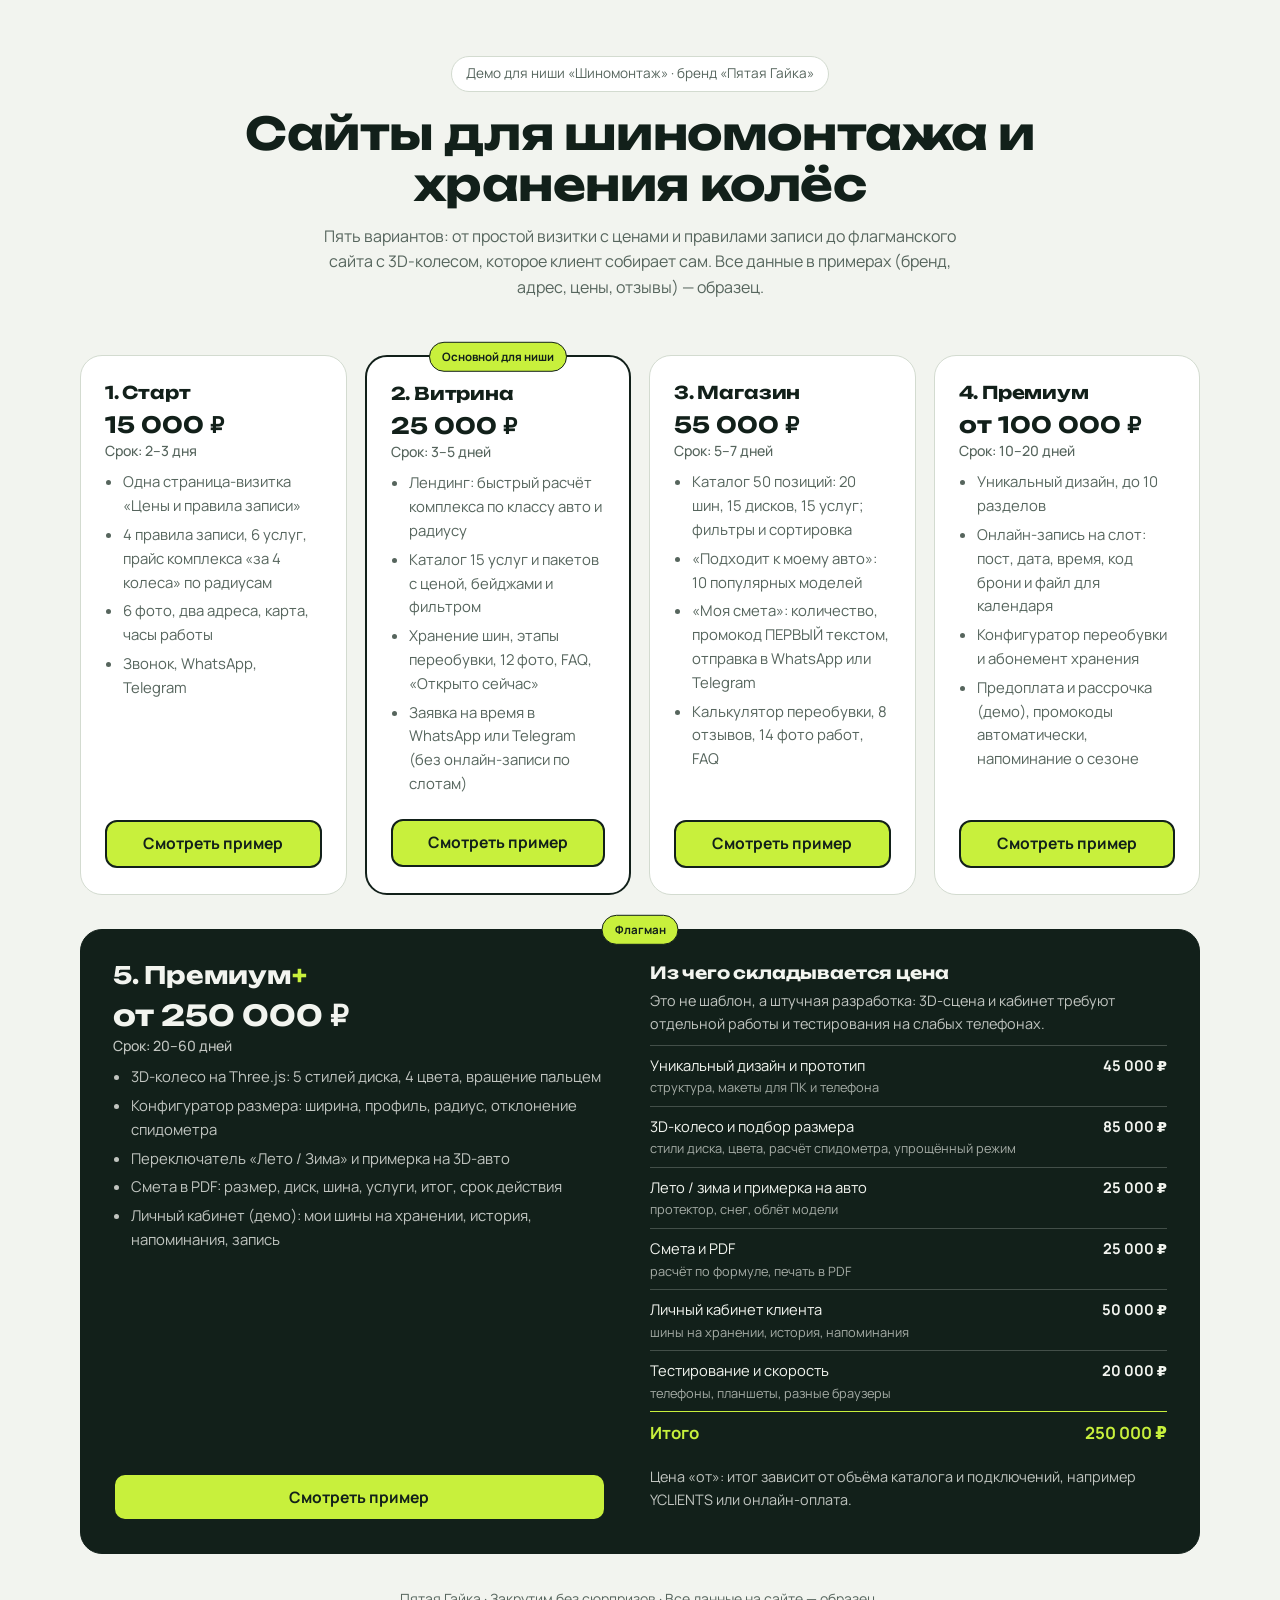
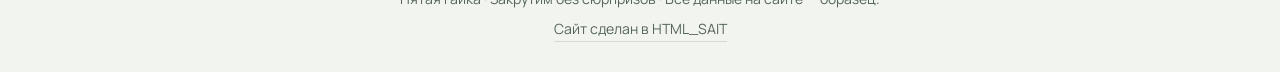
<file: index.html>
<!DOCTYPE html>
<html lang="ru">
<head>
<meta charset="UTF-8">
<meta name="viewport" content="width=device-width, initial-scale=1">
<meta name="robots" content="noindex, nofollow">
<title>Сайты для шиномонтажа: 5 тарифов — примеры</title>
<meta name="description" content="Пять вариантов сайта для шиномонтажа: от визитки с ценами до 3D-подбора колеса и личного кабинета хранения. Все данные в примерах — образец.">
<meta property="og:type" content="website">
<meta property="og:title" content="Сайты для шиномонтажа: 5 тарифов — примеры">
<meta property="og:description" content="Пять вариантов сайта для шиномонтажа: от визитки с ценами до 3D-подбора колеса и личного кабинета хранения. Все данные в примерах — образец.">
<meta property="og:image" content="img/1760836395760-9831facb4754.jpg">
<link href="fonts/fonts.css" rel="stylesheet">
<!-- Яндекс Метрика: вставьте сюда код счётчика клиента -->
<script>document.documentElement.className+=" js"</script>
<style>
:root{--bg:#F2F4EF;--bg2:#E6EBE3;--card:#FFFFFF;--ink:#12201A;--mute:#56655D;--acc:#C8F03C;--acc-ink:#12201A;--line:#D3DBD0;--ok:#1B8A4B;--warn:#B45309;--wa:#16853F;--tg:#1C7FB8;--shadow:0 14px 32px -18px rgba(18,32,26,.35)}
*{box-sizing:border-box}
html{scroll-behavior:smooth;scroll-padding-top:76px;-webkit-text-size-adjust:100%}
body{margin:0;background:var(--bg);color:var(--ink);font:16px/1.6 Manrope,system-ui,-apple-system,"Segoe UI",Roboto,sans-serif;overflow-x:hidden}
h1,h2,h3{font-family:Unbounded,Manrope,system-ui,sans-serif;font-weight:700;line-height:1.14;margin:0;letter-spacing:-.01em;overflow-wrap:break-word}
p{margin:0}
a{color:inherit}
img,svg{max-width:100%}
[hidden]{display:none!important}
.wr{max-width:1160px;margin:0 auto;padding:0 20px}
.sprite{position:absolute;width:0;height:0;overflow:hidden}
.ic{width:1.25em;height:1.25em;flex:none}
.sec{padding:72px 0}
.sec.alt{background:var(--bg2)}
.sec.dark{background:var(--ink);color:var(--bg)}
.sec.dark .lead,.sec.dark small{color:rgba(242,244,239,.74)}
.kick{display:inline-block;background:var(--acc);color:var(--acc-ink);font:700 .72rem/1.35 Unbounded,Manrope,sans-serif;letter-spacing:.06em;text-transform:uppercase;padding:7px 11px;border-radius:7px;margin-bottom:14px}
h2{font-size:clamp(1.4rem,3.4vw,2.2rem);margin-bottom:26px;max-width:28ch}
h3{font-size:1.02rem;line-height:1.25}
.lead{color:var(--mute);max-width:64ch;margin:-12px 0 26px}
.mk{background:linear-gradient(transparent 62%,var(--acc) 62%);padding:0 .08em}
:focus-visible{outline:3px solid var(--ink);outline-offset:2px}
.sec.dark :focus-visible{outline-color:var(--acc)}
.btn{display:inline-flex;align-items:center;justify-content:center;gap:8px;min-height:48px;padding:12px 22px;border-radius:12px;border:2px solid var(--ink);background:var(--acc);color:var(--acc-ink);font:700 .98rem/1.2 Manrope,system-ui,sans-serif;text-decoration:none;cursor:pointer;transition:transform .2s,box-shadow .2s}
.btn:hover{transform:translateY(-2px);box-shadow:0 10px 20px -12px var(--ink)}
.btn.ghost{background:transparent;color:var(--ink)}
.btn.wa{background:var(--wa);border-color:var(--wa);color:#fff}
.btn.tg{background:var(--tg);border-color:var(--tg);color:#fff}
.btn.sm{min-height:40px;padding:8px 15px;font-size:.9rem;border-radius:10px}
.btn.block{width:100%}
.sec.dark .btn.ghost{color:var(--bg);border-color:var(--bg)}
.btns{display:flex;flex-wrap:wrap;gap:12px}
.nav{position:sticky;top:0;z-index:40;background:rgba(242,244,239,.96);-webkit-backdrop-filter:blur(8px);backdrop-filter:blur(8px);border-bottom:1px solid var(--line)}
.nav .wr{display:flex;align-items:center;gap:16px;min-height:66px}
.logo{display:flex;align-items:center;gap:10px;font:700 1.05rem/1 Unbounded,sans-serif;text-decoration:none;margin-right:auto;white-space:nowrap}
.logo svg{width:34px;height:34px}
.logo small{display:block;font:500 .68rem/1.2 Manrope,sans-serif;color:var(--mute);margin-top:3px;letter-spacing:0}
.menu ul{display:flex;gap:20px;list-style:none;margin:0;padding:0}
.menu a{text-decoration:none;font-weight:600;color:var(--mute);font-size:.93rem}
.menu a:hover{color:var(--ink);text-decoration:underline;text-decoration-color:var(--acc);text-decoration-thickness:3px;text-underline-offset:5px}
.nav-toggle{position:absolute;opacity:0;pointer-events:none}
.burger{display:none;width:44px;height:44px;border:2px solid var(--ink);border-radius:12px;cursor:pointer;place-items:center}
.burger i,.burger i:before,.burger i:after{display:block;width:18px;height:2px;background:var(--ink);position:relative;content:""}
.burger i:before{position:absolute;top:-6px}.burger i:after{position:absolute;top:6px}
.nav-toggle:focus-visible~.burger{outline:3px solid var(--ink);outline-offset:2px}
.open{display:inline-flex;align-items:center;gap:8px;font-size:.84rem;color:var(--mute);white-space:nowrap}
.open b{width:9px;height:9px;border-radius:50%;background:var(--ok);display:inline-block}
.open.closed b{background:var(--warn)}
.img{position:relative;overflow:hidden;background:var(--bg2)}
.img img,.img .ph{position:absolute;inset:0;width:100%;height:100%;object-fit:cover;display:block}
.ph svg{width:100%;height:100%;display:block}
.hero{padding:30px 0 56px}
.hero .wr{display:grid;grid-template-columns:1.1fr .9fr;gap:44px;align-items:center}
.hero h1{font-size:clamp(1.7rem,4.4vw,3rem);margin-bottom:18px;letter-spacing:-.02em}
.hero .sub{color:var(--mute);font-size:1.06rem;margin-bottom:22px;max-width:48ch}
.hero .pic{border-radius:24px;aspect-ratio:4/4.2;box-shadow:var(--shadow)}
.hero .pic-w{position:relative}
.sticker{position:absolute;left:-14px;bottom:26px;z-index:2;background:var(--acc);color:var(--acc-ink);border:2px solid var(--ink);border-radius:16px;padding:12px 16px;font:700 .78rem/1.25 Manrope,sans-serif;box-shadow:var(--shadow);max-width:190px}
.sticker b{display:block;font:700 1.6rem/1 Unbounded,sans-serif;margin-bottom:3px}
.anchor{display:flex;gap:14px;align-items:center;background:var(--card);border:1px solid var(--line);border-radius:14px;padding:14px 18px;margin-bottom:22px;max-width:540px}
.anchor b{font:700 1.4rem/1 Unbounded,sans-serif;white-space:nowrap}
.anchor span{color:var(--mute);font-size:.9rem;line-height:1.4}
.card{background:var(--card);border:1px solid var(--line);border-radius:18px}
.tw{overflow-x:auto;border-radius:16px}
.tbl{width:100%;border-collapse:collapse;background:var(--card);border:1px solid var(--line);border-radius:16px;overflow:hidden;font-variant-numeric:tabular-nums}
.tbl th,.tbl td{padding:12px 14px;text-align:left;border-bottom:1px solid var(--line);font-size:.96rem}
.tbl thead th{background:var(--ink);color:var(--bg);font-weight:700;font-size:.84rem}
.tbl tbody th{font-weight:700}
.tbl td{font-weight:600}
.tbl tr:last-child th,.tbl tr:last-child td{border-bottom:0}
.tbl tr.hl th,.tbl tr.hl td{background:var(--acc);color:var(--acc-ink)}
.note{color:var(--mute);font-size:.92rem;margin-top:14px;max-width:80ch}
.note b{color:var(--ink)}
.faq{max-width:860px}
.faq details{border-bottom:1px solid var(--line);padding:16px 0}
.faq summary{cursor:pointer;font-weight:700;font-size:1.02rem;list-style:none;display:flex;justify-content:space-between;gap:20px}
.faq summary::-webkit-details-marker{display:none}
.faq summary:after{content:"+";font:700 1.5rem/1 Unbounded,sans-serif;flex:none;transition:transform .25s}
.faq details[open] summary:after{transform:rotate(45deg)}
.faq p{color:var(--mute);margin:10px 0 0;max-width:70ch}
.form{background:var(--card);border:1px solid var(--line);border-radius:22px;padding:28px}
.form h3{font-size:1.15rem;margin-bottom:6px}
.form>p{color:var(--mute);margin:0 0 8px}
.form label{display:block;font-size:.85rem;font-weight:600;color:var(--mute);margin:12px 0 6px}
.form input[type=text],.form input[type=tel],.form input[type=date],.form input[type=number],.form select,.form textarea{width:100%;padding:12px 14px;border-radius:12px;border:1.5px solid var(--line);background:var(--bg);color:var(--ink);font:inherit}
.form .two{display:grid;grid-template-columns:1fr 1fr;gap:0 14px}
.form .chk{display:flex;gap:10px;align-items:flex-start;font-size:.82rem;color:var(--mute);font-weight:500;margin:16px 0 0}
.form .chk input{margin-top:3px;width:18px;height:18px;flex:none;accent-color:var(--ink)}
.form .chk a{color:var(--ink)}
.form .err{color:#B91C1C;font-size:.85rem;font-weight:600;margin-top:10px;min-height:1.2em}
.form .ok{display:none;margin-top:12px;font-weight:700;background:var(--acc);color:var(--acc-ink);padding:10px 14px;border-radius:10px}
.form .btns{margin-top:16px}
.ct{display:grid;grid-template-columns:1fr 1fr;gap:28px;background:var(--card);border:1px solid var(--line);border-radius:22px;padding:30px}
.ct>*{min-width:0}
.ct dl{margin:0 0 20px}
.ct dt{font-weight:700;margin-top:12px}
.ct dt:first-child{margin-top:0}
.ct dd{margin:2px 0 0;color:var(--mute)}
.ct dd a{color:var(--ink)}
.ct iframe{width:100%;height:100%;min-height:320px;border:0;border-radius:14px;background:var(--bg2)}
footer{border-top:1px solid var(--line);padding:30px 20px 110px;text-align:center;color:var(--mute);font-size:.9rem}
footer p+p{margin-top:6px}
footer .made{display:inline-block;margin-top:8px;color:var(--mute);text-decoration:none;border-bottom:1px solid var(--line)}
footer .made:hover{color:var(--ink);border-color:var(--acc);border-bottom-width:3px}
.pol{max-width:70ch;margin:12px auto 0;text-align:left;font-size:.84rem}
.pol summary{cursor:pointer;text-align:center;color:var(--mute);text-decoration:underline}
.pol p{margin-top:8px}
.float{position:fixed;right:14px;bottom:calc(14px + env(safe-area-inset-bottom,0px));display:flex;flex-direction:column;gap:10px;z-index:35}
.float a{width:52px;height:52px;border-radius:50%;display:grid;place-items:center;color:#fff;text-decoration:none;box-shadow:0 8px 20px rgba(18,32,26,.32)}
.float .ic{width:26px;height:26px}
.float .w{background:var(--wa)}.float .t{background:var(--tg)}.float .p{background:var(--acc);color:var(--acc-ink);border:2px solid var(--ink)}
.js .rv{opacity:0;transform:translateY(18px);transition:opacity .7s,transform .7s cubic-bezier(.2,.8,.2,1)}
.js .rv.in{opacity:1;transform:none}
@media(prefers-reduced-motion:reduce){.js .rv{opacity:1;transform:none;transition:none}html{scroll-behavior:auto}.btn,.btn:hover{transition:none;transform:none}}
@media(max-width:1000px){.burger{display:grid}.menu{display:none;position:absolute;left:0;right:0;top:100%;background:var(--bg);border-bottom:1px solid var(--line);padding:8px 20px 16px}.nav-toggle:checked~.menu{display:block}.menu ul{flex-direction:column;gap:0}.menu li a{display:block;padding:12px 0;border-bottom:1px solid var(--line);font-size:1rem}.nav .open{display:none}}
@media(max-width:860px){.hero .wr{grid-template-columns:1fr;gap:26px}.hero .pic{aspect-ratio:16/11}.sticker{left:10px}.ct{grid-template-columns:1fr;padding:22px}}
@media(max-width:600px){.sec{padding:52px 0}.form{padding:20px}.form .two{grid-template-columns:1fr}.btns .btn{flex:1 1 auto}.logo small{display:none}}
@media(max-width:400px){.nav .btn span{display:none}.nav .btn{padding:8px 12px}.logo{font-size:.95rem}}

body{padding:0 0 30px}
.top{padding:56px 0 34px;text-align:center}
.top h1{font-size:clamp(1.6rem,4.2vw,2.8rem);max-width:22ch;margin:16px auto 14px}
.top p{color:var(--mute);max-width:64ch;margin:0 auto}
.chip{display:inline-block;border:1px solid var(--line);background:var(--card);border-radius:999px;padding:6px 14px;font-size:.85rem;color:var(--mute)}
.g{display:grid;grid-template-columns:repeat(4,1fr);gap:18px;row-gap:34px;margin-top:20px}
.c{position:relative;background:var(--card);border:1px solid var(--line);border-radius:22px;padding:26px 24px;display:flex;flex-direction:column;gap:10px;transition:transform .25s,box-shadow .25s}
.c:hover{transform:translateY(-4px);box-shadow:0 20px 40px -26px var(--ink)}
.c h2{font-size:1.1rem;margin:0}
.c .p{font:700 1.4rem/1.15 Unbounded,sans-serif}
.c .p small{display:block;font:500 .88rem Manrope,sans-serif;color:var(--mute);margin-top:4px}
.c ul{margin:0;padding-left:18px;color:var(--mute);font-size:.93rem;flex:1}
.c ul li{margin-bottom:5px}
.c .btn{margin-top:8px}
.c.top2{border:2px solid var(--ink)}
.lab{position:absolute;top:0;left:50%;transform:translate(-50%,-50%);white-space:nowrap;background:var(--acc);color:var(--acc-ink);font-size:.72rem;font-weight:700;padding:5px 12px;border-radius:999px;border:1.5px solid var(--ink)}
.plus{grid-column:1/-1;display:grid;grid-template-columns:1fr 1.05fr;gap:14px 44px;background:var(--ink);color:var(--bg);border-color:var(--ink);padding:32px}
.plus h2{font-size:1.5rem;max-width:none}.plus h2 span{color:var(--acc)}
.plus .p{font-size:1.8rem}
.plus .p small,.plus ul{color:rgba(242,244,239,.78)}
.plus .l{display:flex;flex-direction:column;gap:10px}
.plus .btn.ghost{color:var(--bg);border-color:var(--bg)}
.why h3{margin:0 0 6px;font-size:1.05rem}
.why p{margin:0 0 10px;color:rgba(242,244,239,.78);font-size:.9rem}
.why table{width:100%;border-collapse:collapse;font-size:.92rem}
.why td{padding:8px 0;border-top:1px solid rgba(242,244,239,.22);vertical-align:top}
.why td small{display:block;color:rgba(242,244,239,.66);font-size:.8rem}
.why td:last-child{text-align:right;white-space:nowrap;font-weight:700;padding-left:14px}
.why tr.t td{border-top:1px solid var(--acc);color:var(--acc);font-size:1.05rem;font-weight:800}
.mt10{margin-top:10px!important}
.foot{text-align:center;color:var(--mute);font-size:.88rem;margin-top:34px}
.foot a{color:var(--mute);text-decoration:none;border-bottom:1px solid var(--line);display:inline-block;margin-top:8px}
@media(max-width:1100px){.g{grid-template-columns:1fr 1fr}}
@media(max-width:900px){.plus{grid-template-columns:1fr}}
@media(max-width:620px){.g{grid-template-columns:1fr}.plus{padding:24px}.top{padding-top:34px}}

footer{padding:20px}
</style>
</head>
<body>
<main class="wr">
<section class="top">
  <span class="chip">Демо для ниши «Шиномонтаж» · бренд «Пятая Гайка»</span>
  <h1>Сайты для шиномонтажа и хранения колёс</h1>
  <p>Пять вариантов: от простой визитки с ценами и правилами записи до флагманского сайта с 3D-колесом, которое клиент собирает сам. Все данные в примерах (бренд, адрес, цены, отзывы) — образец.</p>
</section>
<div class="g">
  <div class="c"><h2>1. Старт</h2><div class="p">15 000 ₽<small>Срок: 2–3 дня</small></div><ul><li>Одна страница-визитка «Цены и правила записи»</li><li>4 правила записи, 6 услуг, прайс комплекса «за 4 колеса» по радиусам</li><li>6 фото, два адреса, карта, часы работы</li><li>Звонок, WhatsApp, Telegram</li></ul><a class="btn" href="1-start/index.html">Смотреть пример</a></div>
  <div class="c top2"><span class="lab">Основной для ниши</span><h2>2. Витрина</h2><div class="p">25 000 ₽<small>Срок: 3–5 дней</small></div><ul><li>Лендинг: быстрый расчёт комплекса по классу авто и радиусу</li><li>Каталог 15 услуг и пакетов с ценой, бейджами и фильтром</li><li>Хранение шин, этапы переобувки, 12 фото, FAQ, «Открыто сейчас»</li><li>Заявка на время в WhatsApp или Telegram (без онлайн-записи по слотам)</li></ul><a class="btn" href="2-vitrina/index.html">Смотреть пример</a></div>
  <div class="c"><h2>3. Магазин</h2><div class="p">55 000 ₽<small>Срок: 5–7 дней</small></div><ul><li>Каталог 50 позиций: 20 шин, 15 дисков, 15 услуг; фильтры и сортировка</li><li>«Подходит к моему авто»: 10 популярных моделей</li><li>«Моя смета»: количество, промокод ПЕРВЫЙ текстом, отправка в WhatsApp или Telegram</li><li>Калькулятор переобувки, 8 отзывов, 14 фото работ, FAQ</li></ul><a class="btn" href="3-magazin/index.html">Смотреть пример</a></div>
  <div class="c"><h2>4. Премиум</h2><div class="p">от 100 000 ₽<small>Срок: 10–20 дней</small></div><ul><li>Уникальный дизайн, до 10 разделов</li><li>Онлайн-запись на слот: пост, дата, время, код брони и файл для календаря</li><li>Конфигуратор переобувки и абонемент хранения</li><li>Предоплата и рассрочка (демо), промокоды автоматически, напоминание о сезоне</li></ul><a class="btn" href="4-premium/index.html">Смотреть пример</a></div>
  <div class="c plus"><span class="lab">Флагман</span>
    <div class="l"><h2>5. Премиум<span>+</span></h2><div class="p">от 250 000 ₽<small>Срок: 20–60 дней</small></div><ul><li>3D-колесо на Three.js: 5 стилей диска, 4 цвета, вращение пальцем</li><li>Конфигуратор размера: ширина, профиль, радиус, отклонение спидометра</li><li>Переключатель «Лето / Зима» и примерка на 3D-авто</li><li>Смета в PDF: размер, диск, шина, услуги, итог, срок действия</li><li>Личный кабинет (демо): мои шины на хранении, история, напоминания, запись</li></ul><a class="btn" href="5-premium-plus/index.html">Смотреть пример</a></div>
    <div class="why"><h3>Из чего складывается цена</h3><p>Это не шаблон, а штучная разработка: 3D-сцена и кабинет требуют отдельной работы и тестирования на слабых телефонах.</p><table>
      <tr><td>Уникальный дизайн и прототип<small>структура, макеты для ПК и телефона</small></td><td>45 000 ₽</td></tr>
      <tr><td>3D-колесо и подбор размера<small>стили диска, цвета, расчёт спидометра, упрощённый режим</small></td><td>85 000 ₽</td></tr>
      <tr><td>Лето / зима и примерка на авто<small>протектор, снег, облёт модели</small></td><td>25 000 ₽</td></tr>
      <tr><td>Смета и PDF<small>расчёт по формуле, печать в PDF</small></td><td>25 000 ₽</td></tr>
      <tr><td>Личный кабинет клиента<small>шины на хранении, история, напоминания</small></td><td>50 000 ₽</td></tr>
      <tr><td>Тестирование и скорость<small>телефоны, планшеты, разные браузеры</small></td><td>20 000 ₽</td></tr>
      <tr class="t"><td>Итого</td><td>250 000 ₽</td></tr></table>
      <p class="mt10">Цена «от»: итог зависит от объёма каталога и подключений, например YCLIENTS или онлайн-оплата.</p></div>
  </div>
</div>
<p class="foot">Пятая Гайка · Закрутим без сюрпризов · Все данные на сайте — образец.<br><a href="https://saitnazakaz.site/" target="_blank" rel="noopener">Сайт сделан в HTML_SAIT</a></p>
</main>
</body>
</html>
</file>
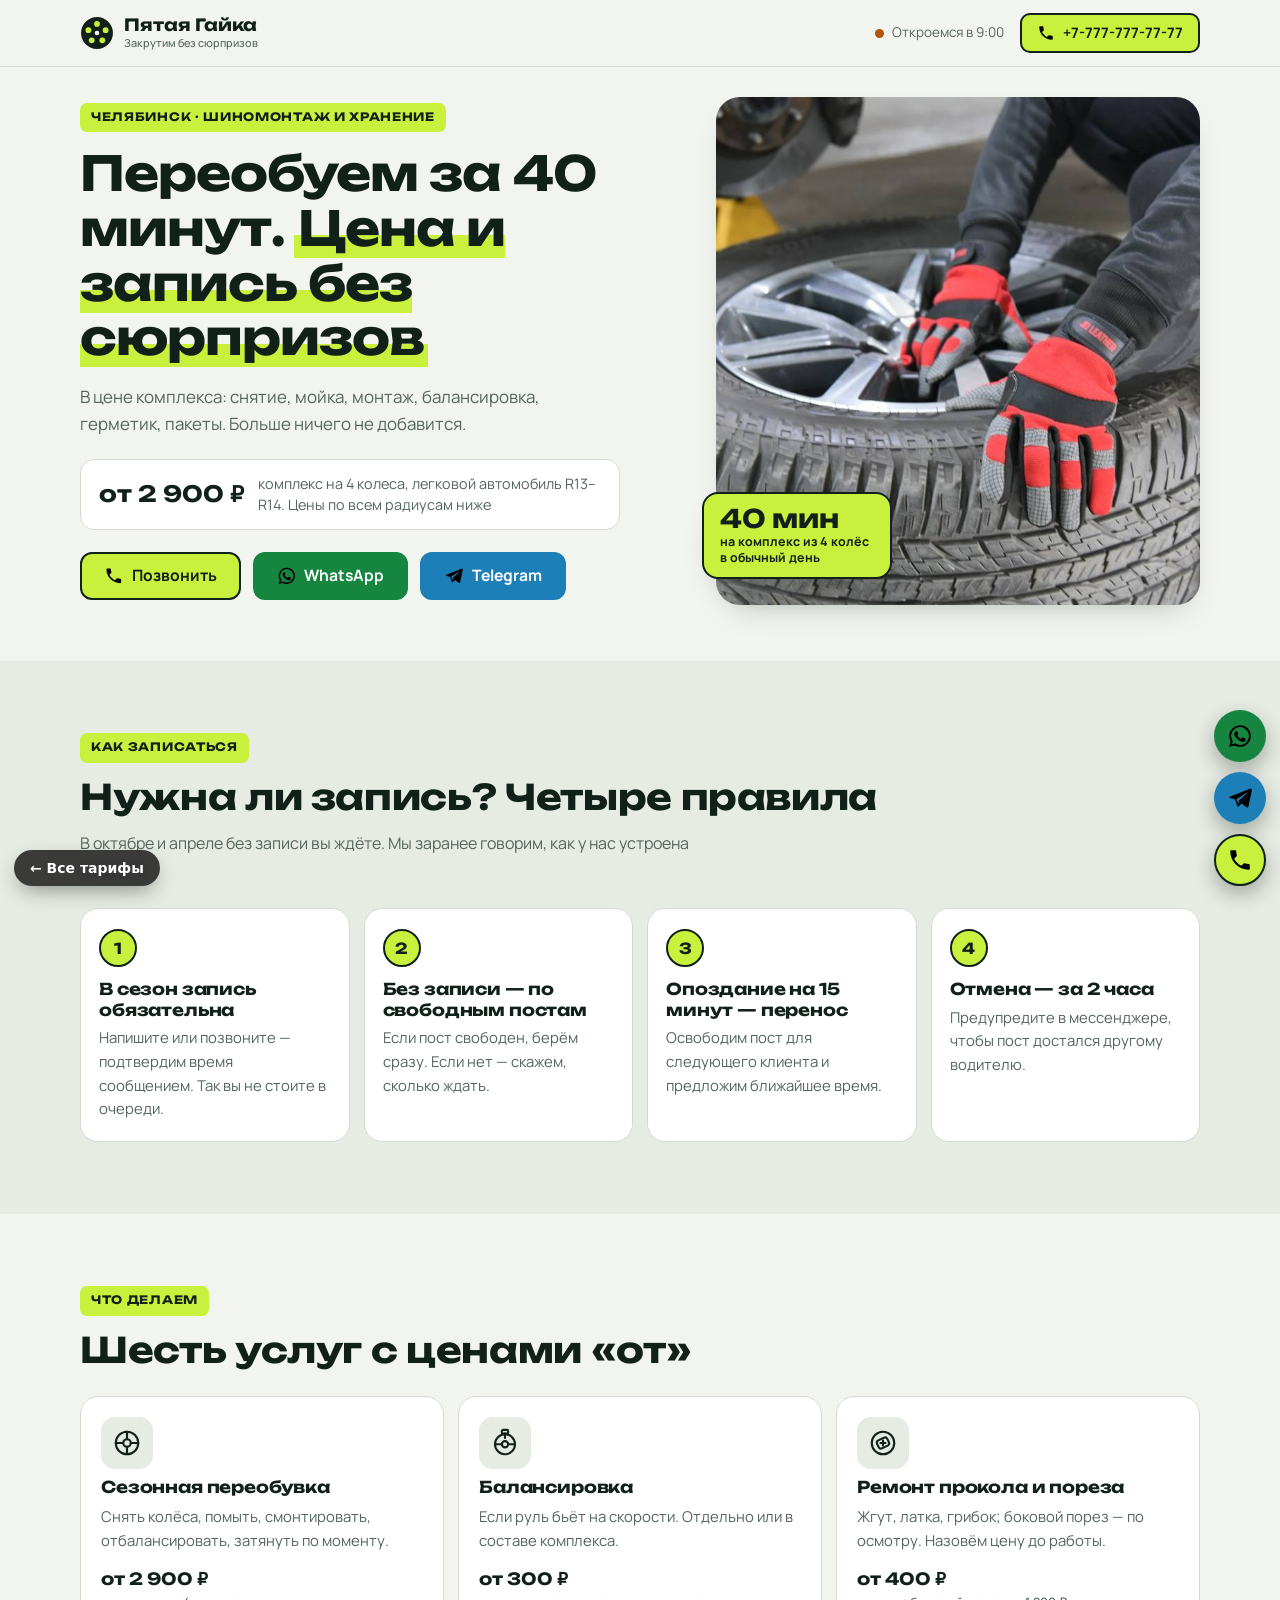
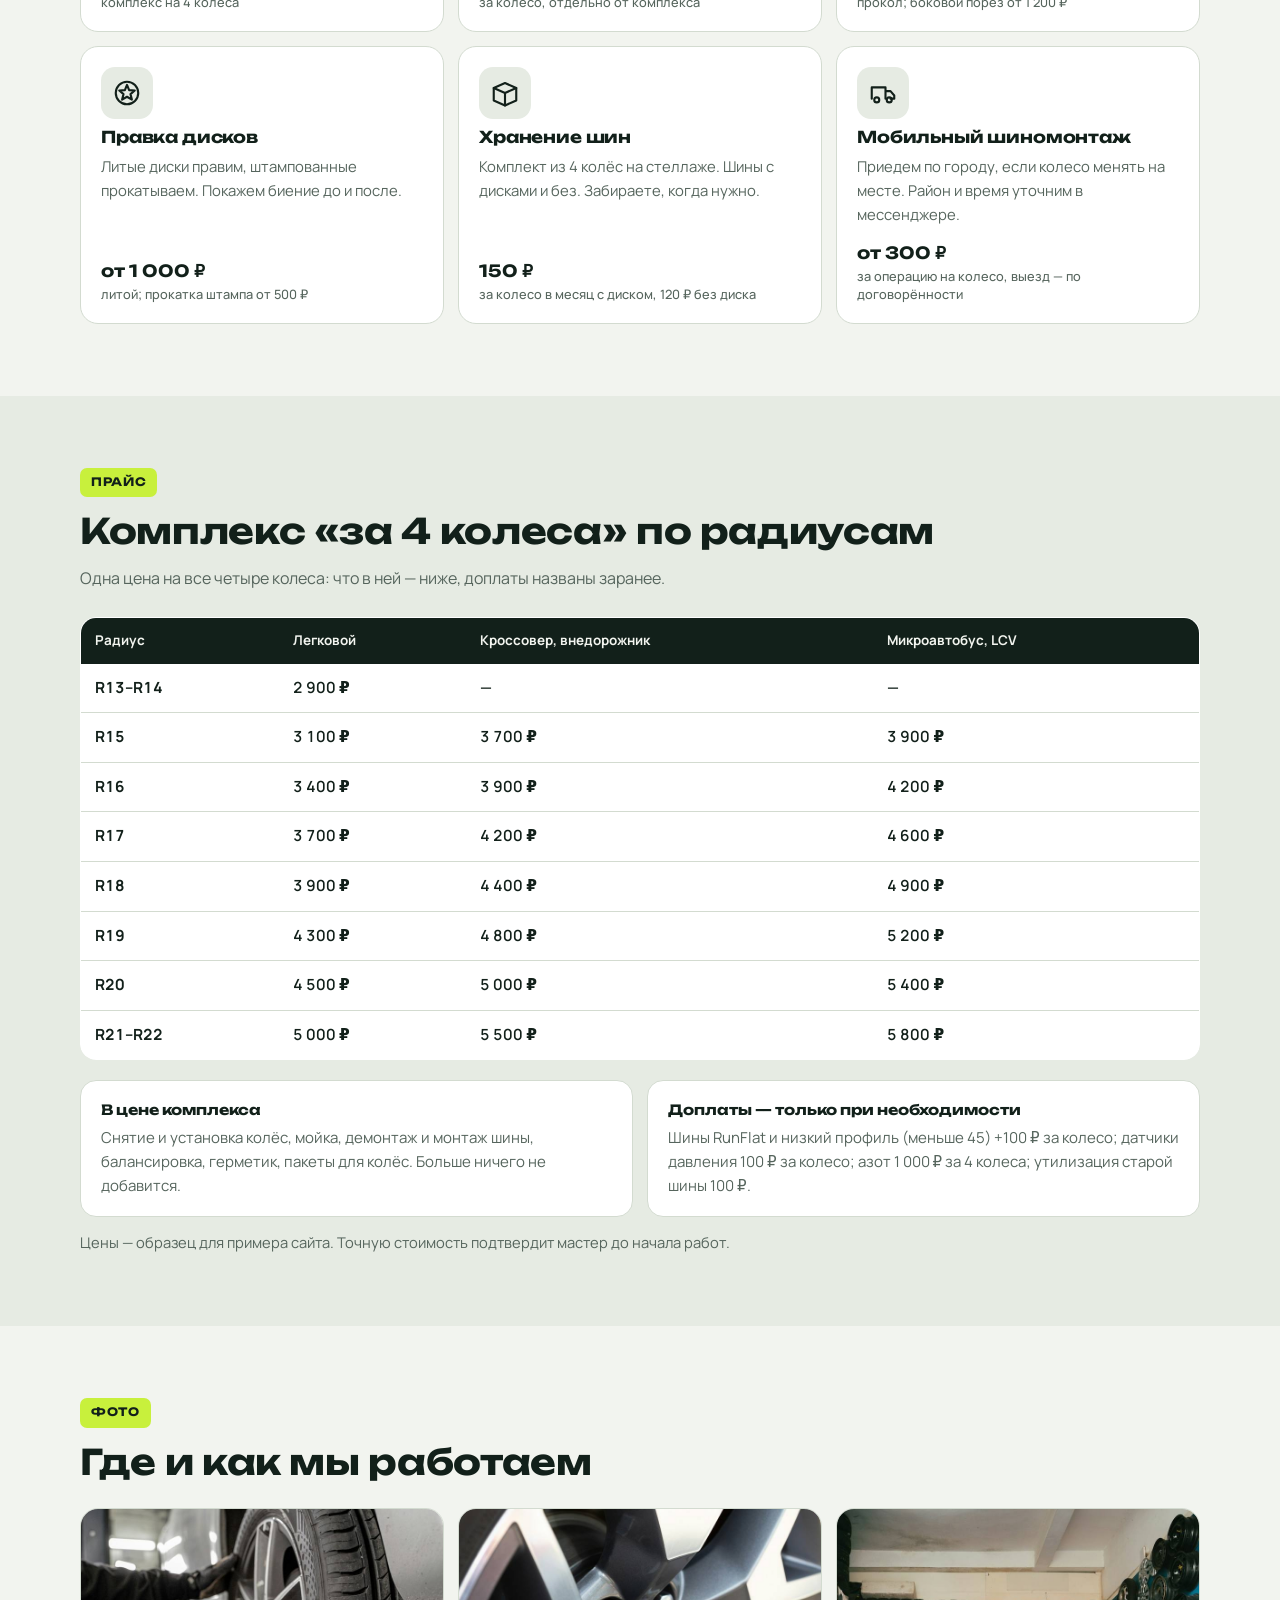
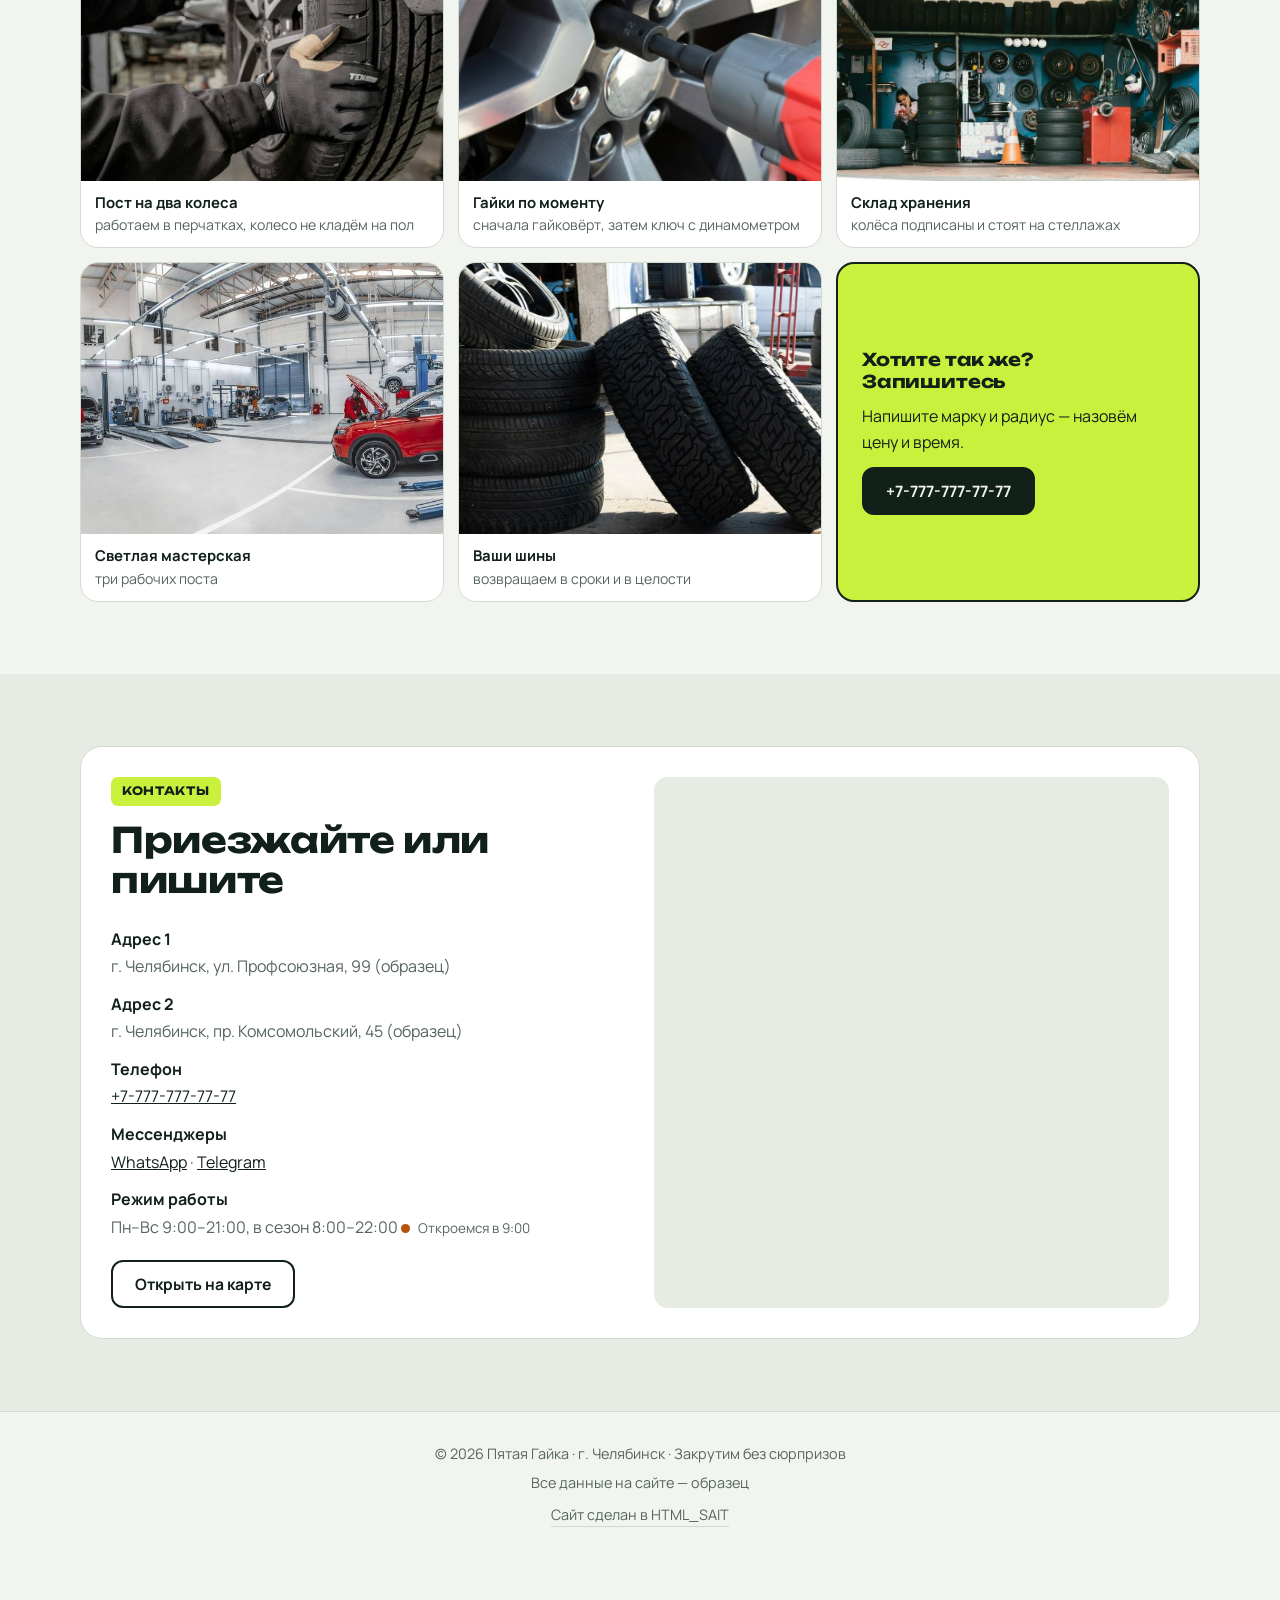
<file: 1-start/index.html>
<!DOCTYPE html>
<html lang="ru">
<head>
<meta charset="UTF-8">
<meta name="viewport" content="width=device-width, initial-scale=1">
<meta name="robots" content="noindex, nofollow">
<title>Пятая Гайка — шиномонтаж в Челябинске: цена и запись без сюрпризов</title>
<meta name="description" content="Шиномонтаж в Челябинске: переобувка за 40 минут, цена за 4 колеса видна на сайте, правила записи заранее. Хранение шин, ремонт проколов, правка дисков.">
<meta property="og:type" content="website">
<meta property="og:title" content="Пятая Гайка — шиномонтаж в Челябинске: цена и запись без сюрпризов">
<meta property="og:description" content="Шиномонтаж в Челябинске: переобувка за 40 минут, цена за 4 колеса видна на сайте, правила записи заранее. Хранение шин, ремонт проколов, правка дисков.">
<meta property="og:image" content="img/1785764684037-a8483f977ff7.jpg">
<link href="fonts/fonts.css" rel="stylesheet">
<!-- Яндекс Метрика: вставьте сюда код счётчика клиента -->
<script>document.documentElement.className+=" js"</script>
<style>
:root{--bg:#F2F4EF;--bg2:#E6EBE3;--card:#FFFFFF;--ink:#12201A;--mute:#56655D;--acc:#C8F03C;--acc-ink:#12201A;--line:#D3DBD0;--ok:#1B8A4B;--warn:#B45309;--wa:#16853F;--tg:#1C7FB8;--shadow:0 14px 32px -18px rgba(18,32,26,.35)}
*{box-sizing:border-box}
html{scroll-behavior:smooth;scroll-padding-top:76px;-webkit-text-size-adjust:100%}
body{margin:0;background:var(--bg);color:var(--ink);font:16px/1.6 Manrope,system-ui,-apple-system,"Segoe UI",Roboto,sans-serif;overflow-x:hidden}
h1,h2,h3{font-family:Unbounded,Manrope,system-ui,sans-serif;font-weight:700;line-height:1.14;margin:0;letter-spacing:-.01em;overflow-wrap:break-word}
p{margin:0}
a{color:inherit}
img,svg{max-width:100%}
[hidden]{display:none!important}
.wr{max-width:1160px;margin:0 auto;padding:0 20px}
.sprite{position:absolute;width:0;height:0;overflow:hidden}
.ic{width:1.25em;height:1.25em;flex:none}
.sec{padding:72px 0}
.sec.alt{background:var(--bg2)}
.sec.dark{background:var(--ink);color:var(--bg)}
.sec.dark .lead,.sec.dark small{color:rgba(242,244,239,.74)}
.kick{display:inline-block;background:var(--acc);color:var(--acc-ink);font:700 .72rem/1.35 Unbounded,Manrope,sans-serif;letter-spacing:.06em;text-transform:uppercase;padding:7px 11px;border-radius:7px;margin-bottom:14px}
h2{font-size:clamp(1.4rem,3.4vw,2.2rem);margin-bottom:26px;max-width:28ch}
h3{font-size:1.02rem;line-height:1.25}
.lead{color:var(--mute);max-width:64ch;margin:-12px 0 26px}
.mk{background:linear-gradient(transparent 62%,var(--acc) 62%);padding:0 .08em}
:focus-visible{outline:3px solid var(--ink);outline-offset:2px}
.sec.dark :focus-visible{outline-color:var(--acc)}
.btn{display:inline-flex;align-items:center;justify-content:center;gap:8px;min-height:48px;padding:12px 22px;border-radius:12px;border:2px solid var(--ink);background:var(--acc);color:var(--acc-ink);font:700 .98rem/1.2 Manrope,system-ui,sans-serif;text-decoration:none;cursor:pointer;transition:transform .2s,box-shadow .2s}
.btn:hover{transform:translateY(-2px);box-shadow:0 10px 20px -12px var(--ink)}
.btn.ghost{background:transparent;color:var(--ink)}
.btn.wa{background:var(--wa);border-color:var(--wa);color:#fff}
.btn.tg{background:var(--tg);border-color:var(--tg);color:#fff}
.btn.sm{min-height:40px;padding:8px 15px;font-size:.9rem;border-radius:10px}
.btn.block{width:100%}
.sec.dark .btn.ghost{color:var(--bg);border-color:var(--bg)}
.btns{display:flex;flex-wrap:wrap;gap:12px}
.nav{position:sticky;top:0;z-index:40;background:rgba(242,244,239,.96);-webkit-backdrop-filter:blur(8px);backdrop-filter:blur(8px);border-bottom:1px solid var(--line)}
.nav .wr{display:flex;align-items:center;gap:16px;min-height:66px}
.logo{display:flex;align-items:center;gap:10px;font:700 1.05rem/1 Unbounded,sans-serif;text-decoration:none;margin-right:auto;white-space:nowrap}
.logo svg{width:34px;height:34px}
.logo small{display:block;font:500 .68rem/1.2 Manrope,sans-serif;color:var(--mute);margin-top:3px;letter-spacing:0}
.menu ul{display:flex;gap:20px;list-style:none;margin:0;padding:0}
.menu a{text-decoration:none;font-weight:600;color:var(--mute);font-size:.93rem}
.menu a:hover{color:var(--ink);text-decoration:underline;text-decoration-color:var(--acc);text-decoration-thickness:3px;text-underline-offset:5px}
.nav-toggle{position:absolute;opacity:0;pointer-events:none}
.burger{display:none;width:44px;height:44px;border:2px solid var(--ink);border-radius:12px;cursor:pointer;place-items:center}
.burger i,.burger i:before,.burger i:after{display:block;width:18px;height:2px;background:var(--ink);position:relative;content:""}
.burger i:before{position:absolute;top:-6px}.burger i:after{position:absolute;top:6px}
.nav-toggle:focus-visible~.burger{outline:3px solid var(--ink);outline-offset:2px}
.open{display:inline-flex;align-items:center;gap:8px;font-size:.84rem;color:var(--mute);white-space:nowrap}
.open b{width:9px;height:9px;border-radius:50%;background:var(--ok);display:inline-block}
.open.closed b{background:var(--warn)}
.img{position:relative;overflow:hidden;background:var(--bg2)}
.img img,.img .ph{position:absolute;inset:0;width:100%;height:100%;object-fit:cover;display:block}
.ph svg{width:100%;height:100%;display:block}
.hero{padding:30px 0 56px}
.hero .wr{display:grid;grid-template-columns:1.1fr .9fr;gap:44px;align-items:center}
.hero h1{font-size:clamp(1.7rem,4.4vw,3rem);margin-bottom:18px;letter-spacing:-.02em}
.hero .sub{color:var(--mute);font-size:1.06rem;margin-bottom:22px;max-width:48ch}
.hero .pic{border-radius:24px;aspect-ratio:4/4.2;box-shadow:var(--shadow)}
.hero .pic-w{position:relative}
.sticker{position:absolute;left:-14px;bottom:26px;z-index:2;background:var(--acc);color:var(--acc-ink);border:2px solid var(--ink);border-radius:16px;padding:12px 16px;font:700 .78rem/1.25 Manrope,sans-serif;box-shadow:var(--shadow);max-width:190px}
.sticker b{display:block;font:700 1.6rem/1 Unbounded,sans-serif;margin-bottom:3px}
.anchor{display:flex;gap:14px;align-items:center;background:var(--card);border:1px solid var(--line);border-radius:14px;padding:14px 18px;margin-bottom:22px;max-width:540px}
.anchor b{font:700 1.4rem/1 Unbounded,sans-serif;white-space:nowrap}
.anchor span{color:var(--mute);font-size:.9rem;line-height:1.4}
.card{background:var(--card);border:1px solid var(--line);border-radius:18px}
.tw{overflow-x:auto;border-radius:16px}
.tbl{width:100%;border-collapse:collapse;background:var(--card);border:1px solid var(--line);border-radius:16px;overflow:hidden;font-variant-numeric:tabular-nums}
.tbl th,.tbl td{padding:12px 14px;text-align:left;border-bottom:1px solid var(--line);font-size:.96rem}
.tbl thead th{background:var(--ink);color:var(--bg);font-weight:700;font-size:.84rem}
.tbl tbody th{font-weight:700}
.tbl td{font-weight:600}
.tbl tr:last-child th,.tbl tr:last-child td{border-bottom:0}
.tbl tr.hl th,.tbl tr.hl td{background:var(--acc);color:var(--acc-ink)}
.note{color:var(--mute);font-size:.92rem;margin-top:14px;max-width:80ch}
.note b{color:var(--ink)}
.faq{max-width:860px}
.faq details{border-bottom:1px solid var(--line);padding:16px 0}
.faq summary{cursor:pointer;font-weight:700;font-size:1.02rem;list-style:none;display:flex;justify-content:space-between;gap:20px}
.faq summary::-webkit-details-marker{display:none}
.faq summary:after{content:"+";font:700 1.5rem/1 Unbounded,sans-serif;flex:none;transition:transform .25s}
.faq details[open] summary:after{transform:rotate(45deg)}
.faq p{color:var(--mute);margin:10px 0 0;max-width:70ch}
.form{background:var(--card);border:1px solid var(--line);border-radius:22px;padding:28px}
.form h3{font-size:1.15rem;margin-bottom:6px}
.form>p{color:var(--mute);margin:0 0 8px}
.form label{display:block;font-size:.85rem;font-weight:600;color:var(--mute);margin:12px 0 6px}
.form input[type=text],.form input[type=tel],.form input[type=date],.form input[type=number],.form select,.form textarea{width:100%;padding:12px 14px;border-radius:12px;border:1.5px solid var(--line);background:var(--bg);color:var(--ink);font:inherit}
.form .two{display:grid;grid-template-columns:1fr 1fr;gap:0 14px}
.form .chk{display:flex;gap:10px;align-items:flex-start;font-size:.82rem;color:var(--mute);font-weight:500;margin:16px 0 0}
.form .chk input{margin-top:3px;width:18px;height:18px;flex:none;accent-color:var(--ink)}
.form .chk a{color:var(--ink)}
.form .err{color:#B91C1C;font-size:.85rem;font-weight:600;margin-top:10px;min-height:1.2em}
.form .ok{display:none;margin-top:12px;font-weight:700;background:var(--acc);color:var(--acc-ink);padding:10px 14px;border-radius:10px}
.form .btns{margin-top:16px}
.ct{display:grid;grid-template-columns:1fr 1fr;gap:28px;background:var(--card);border:1px solid var(--line);border-radius:22px;padding:30px}
.ct>*{min-width:0}
.ct dl{margin:0 0 20px}
.ct dt{font-weight:700;margin-top:12px}
.ct dt:first-child{margin-top:0}
.ct dd{margin:2px 0 0;color:var(--mute)}
.ct dd a{color:var(--ink)}
.ct iframe{width:100%;height:100%;min-height:320px;border:0;border-radius:14px;background:var(--bg2)}
footer{border-top:1px solid var(--line);padding:30px 20px 110px;text-align:center;color:var(--mute);font-size:.9rem}
footer p+p{margin-top:6px}
footer .made{display:inline-block;margin-top:8px;color:var(--mute);text-decoration:none;border-bottom:1px solid var(--line)}
footer .made:hover{color:var(--ink);border-color:var(--acc);border-bottom-width:3px}
.pol{max-width:70ch;margin:12px auto 0;text-align:left;font-size:.84rem}
.pol summary{cursor:pointer;text-align:center;color:var(--mute);text-decoration:underline}
.pol p{margin-top:8px}
.float{position:fixed;right:14px;bottom:calc(14px + env(safe-area-inset-bottom,0px));display:flex;flex-direction:column;gap:10px;z-index:35}
.float a{width:52px;height:52px;border-radius:50%;display:grid;place-items:center;color:#fff;text-decoration:none;box-shadow:0 8px 20px rgba(18,32,26,.32)}
.float .ic{width:26px;height:26px}
.float .w{background:var(--wa)}.float .t{background:var(--tg)}.float .p{background:var(--acc);color:var(--acc-ink);border:2px solid var(--ink)}
.js .rv{opacity:0;transform:translateY(18px);transition:opacity .7s,transform .7s cubic-bezier(.2,.8,.2,1)}
.js .rv.in{opacity:1;transform:none}
@media(prefers-reduced-motion:reduce){.js .rv{opacity:1;transform:none;transition:none}html{scroll-behavior:auto}.btn,.btn:hover{transition:none;transform:none}}
@media(max-width:1000px){.burger{display:grid}.menu{display:none;position:absolute;left:0;right:0;top:100%;background:var(--bg);border-bottom:1px solid var(--line);padding:8px 20px 16px}.nav-toggle:checked~.menu{display:block}.menu ul{flex-direction:column;gap:0}.menu li a{display:block;padding:12px 0;border-bottom:1px solid var(--line);font-size:1rem}.nav .open{display:none}}
@media(max-width:860px){.hero .wr{grid-template-columns:1fr;gap:26px}.hero .pic{aspect-ratio:16/11}.sticker{left:10px}.ct{grid-template-columns:1fr;padding:22px}}
@media(max-width:600px){.sec{padding:52px 0}.form{padding:20px}.form .two{grid-template-columns:1fr}.btns .btn{flex:1 1 auto}.logo small{display:none}}
@media(max-width:400px){.nav .btn span{display:none}.nav .btn{padding:8px 12px}.logo{font-size:.95rem}}

.rules{display:grid;grid-template-columns:repeat(4,1fr);gap:14px;counter-reset:r;list-style:none;margin:0;padding:0}
.rules li{counter-increment:r;background:var(--card);border:1px solid var(--line);border-radius:18px;padding:20px 18px}
.rules li:before{content:counter(r);display:grid;place-items:center;width:34px;height:34px;border-radius:50%;background:var(--acc);color:var(--acc-ink);border:2px solid var(--ink);font:700 .95rem Unbounded,sans-serif;margin-bottom:12px}
.rules h3{margin-bottom:6px}
.rules p{color:var(--mute);font-size:.93rem}
.svc{display:grid;grid-template-columns:repeat(3,1fr);gap:14px;list-style:none;margin:0;padding:0}
.svc li{background:var(--card);border:1px solid var(--line);border-radius:18px;padding:20px;display:flex;flex-direction:column;gap:8px}
.svc .i{width:52px;height:52px;border-radius:14px;background:var(--bg2);display:grid;place-items:center;color:var(--ink)}
.svc .i .ic{width:30px;height:30px}
.svc p{color:var(--mute);font-size:.93rem}
.svc .pr{margin-top:auto;padding-top:8px;font:700 1.05rem/1.2 Unbounded,sans-serif}
.svc .pr i{display:block;margin-top:4px;font:500 .8rem Manrope,sans-serif;font-style:normal;color:var(--mute)}
.plist{display:grid;grid-template-columns:1fr 1fr;gap:14px;margin-top:20px}
.plist div{background:var(--card);border:1px solid var(--line);border-radius:16px;padding:18px 20px;color:var(--mute);font-size:.94rem}
.plist b{display:block;color:var(--ink);margin-bottom:4px;font-family:Unbounded,sans-serif;font-size:.88rem}
.gal{display:grid;grid-template-columns:repeat(3,1fr);gap:14px}
.gal figure{margin:0;border-radius:18px;overflow:hidden;background:var(--card);border:1px solid var(--line)}
.gal .img{aspect-ratio:4/3}
.gal figcaption{padding:10px 14px;font-size:.88rem;color:var(--mute)}
.gal figcaption b{display:block;color:var(--ink);font-size:.93rem}
.gal .cta{background:var(--acc);color:var(--acc-ink);border:2px solid var(--ink);border-radius:18px;padding:24px;display:flex;flex-direction:column;justify-content:center;gap:12px}
.gal .cta h3{font-size:1.1rem}
.gal .cta .btn{background:var(--ink);color:var(--bg);align-self:flex-start}
@media(max-width:1000px){.rules{grid-template-columns:1fr 1fr}.svc{grid-template-columns:1fr 1fr}}
@media(max-width:640px){.rules,.svc,.plist{grid-template-columns:1fr}.gal{grid-template-columns:1fr 1fr}}
@media(max-width:440px){.gal{grid-template-columns:1fr}}

</style>
</head>
<body>
<a href="../index.html" class="tarify-back" aria-label="Вернуться ко всем тарифам" style="position:fixed;left:14px;bottom:calc(14px + env(safe-area-inset-bottom,0px));z-index:2147483000;display:inline-flex;align-items:center;gap:6px;padding:11px 16px;border-radius:999px;background:rgba(20,20,20,.82);color:#fff;font:600 14px/1 system-ui,-apple-system,'Segoe UI',Roboto,sans-serif;text-decoration:none;box-shadow:0 8px 22px -6px rgba(0,0,0,.45);-webkit-backdrop-filter:blur(6px);backdrop-filter:blur(6px)">← Все тарифы</a><script data-fp>(function(){try{var k="fp:"+location.pathname.split("/")[1],q=/[?&]from=portfolio(&|$)/.test(location.search);if(q)sessionStorage.setItem(k,"1");if(q||sessionStorage.getItem(k)){var b=document.querySelector(".tarify-back");if(b)b.style.display="none"}}catch(e){}})();</script>
<svg class="sprite" aria-hidden="true" focusable="false"><defs><symbol id="i-wheel" viewBox="0 0 24 24" fill="none" stroke="currentColor" stroke-width="1.7" stroke-linecap="round" stroke-linejoin="round"><circle cx="12" cy="12" r="9"/><circle cx="12" cy="12" r="3"/><path d="M12 3v6M12 15v6M3 12h6M15 12h6"/></symbol><symbol id="i-wheel2" viewBox="0 0 24 24" fill="none" stroke="currentColor" stroke-width="1.7" stroke-linecap="round" stroke-linejoin="round"><circle cx="12" cy="12" r="9"/><circle cx="12" cy="12" r="2.5"/><path d="M12 3v6.5M12 14.5V21M3 12h6.5M14.5 12H21M6 6l3.6 3.6M14.4 14.4 18 18M18 6l-3.6 3.6M9.6 14.4 6 18"/></symbol><symbol id="i-balance" viewBox="0 0 24 24" fill="none" stroke="currentColor" stroke-width="1.7" stroke-linecap="round" stroke-linejoin="round"><circle cx="12" cy="13" r="8"/><circle cx="12" cy="13" r="2.5"/><rect x="9.5" y="1.5" width="5" height="3" rx="1"/><path d="M12 4.5V8M5 13h4.5M14.5 13H19"/></symbol><symbol id="i-patch" viewBox="0 0 24 24" fill="none" stroke="currentColor" stroke-width="1.7" stroke-linecap="round" stroke-linejoin="round"><circle cx="12" cy="12" r="9"/><rect x="7.5" y="8.5" width="9" height="7" rx="2" transform="rotate(-25 12 12)"/><path d="M10 12h4M12 10v4"/></symbol><symbol id="i-cut" viewBox="0 0 24 24" fill="none" stroke="currentColor" stroke-width="1.7" stroke-linecap="round" stroke-linejoin="round"><circle cx="12" cy="12" r="9"/><path d="M4 14.5l3.5-3 3 3 3.5-4 3 3 3-2"/></symbol><symbol id="i-diskfix" viewBox="0 0 24 24" fill="none" stroke="currentColor" stroke-width="1.7" stroke-linecap="round" stroke-linejoin="round"><circle cx="12" cy="12" r="9"/><path d="M12 5.5l1.7 4.2 4.5.3-3.4 2.9 1.1 4.4L12 15l-3.9 2.3 1.1-4.4-3.4-2.9 4.5-.3z"/></symbol><symbol id="i-roll" viewBox="0 0 24 24" fill="none" stroke="currentColor" stroke-width="1.7" stroke-linecap="round" stroke-linejoin="round"><rect x="3" y="6.5" width="18" height="6" rx="3"/><path d="M6 16.5h12M8 12.5v4M16 12.5v4"/></symbol><symbol id="i-sensor" viewBox="0 0 24 24" fill="none" stroke="currentColor" stroke-width="1.7" stroke-linecap="round" stroke-linejoin="round"><path d="M4 17a8 8 0 1 1 16 0"/><path d="M12 17l4-5"/><circle cx="12" cy="17" r="1.2"/><path d="M6.5 9.5l1.2 1.2M17.5 9.5l-1.2 1.2M12 6v1.6"/></symbol><symbol id="i-n2" viewBox="0 0 24 24" fill="none" stroke="currentColor" stroke-width="1.7" stroke-linecap="round" stroke-linejoin="round"><circle cx="12" cy="12" r="9"/><path d="M7.5 15.5v-7l4 7v-7M14 8.5h3.2a1.6 1.6 0 0 1 0 3.2H14.2M14 15.5h3.4"/></symbol><symbol id="i-studs" viewBox="0 0 24 24" fill="none" stroke="currentColor" stroke-width="1.7" stroke-linecap="round" stroke-linejoin="round"><circle cx="12" cy="12" r="9"/><circle cx="12" cy="6" r=".6"/><circle cx="7" cy="9" r=".6"/><circle cx="17" cy="9" r=".6"/><circle cx="12" cy="12" r=".6"/><circle cx="7" cy="15" r=".6"/><circle cx="17" cy="15" r=".6"/><circle cx="12" cy="18" r=".6"/></symbol><symbol id="i-trash" viewBox="0 0 24 24" fill="none" stroke="currentColor" stroke-width="1.7" stroke-linecap="round" stroke-linejoin="round"><path d="M4.5 7h15M9 7V4h6v3M6.5 7l1 13h9l1-13M10 11v6M14 11v6"/></symbol><symbol id="i-box" viewBox="0 0 24 24" fill="none" stroke="currentColor" stroke-width="1.7" stroke-linecap="round" stroke-linejoin="round"><path d="M3 8l9-4 9 4v10l-9 4-9-4z"/><path d="M3 8l9 4 9-4M12 12v10"/></symbol><symbol id="i-van" viewBox="0 0 24 24" fill="none" stroke="currentColor" stroke-width="1.7" stroke-linecap="round" stroke-linejoin="round"><path d="M3 16.5V7.5h11v9M14 10.5h4l3 3.5v2.5h-3"/><circle cx="7" cy="17.5" r="2"/><circle cx="17" cy="17.5" r="2"/></symbol><symbol id="i-flat" viewBox="0 0 24 24" fill="none" stroke="currentColor" stroke-width="1.7" stroke-linecap="round" stroke-linejoin="round"><circle cx="12" cy="12" r="9"/><circle cx="12" cy="12" r="5"/><path d="M9.5 12h5"/></symbol><symbol id="i-tire" viewBox="0 0 24 24" fill="none" stroke="currentColor" stroke-width="1.7" stroke-linecap="round" stroke-linejoin="round"><circle cx="12" cy="12" r="9"/><circle cx="12" cy="12" r="5.5"/><path d="M12 3v2.5M12 18.5V21M3 12h2.5M18.5 12H21"/></symbol><symbol id="i-disc" viewBox="0 0 24 24" fill="none" stroke="currentColor" stroke-width="1.7" stroke-linecap="round" stroke-linejoin="round"><circle cx="12" cy="12" r="9"/><circle cx="12" cy="12" r="2"/><path d="M12 10V4M13.7 11l5.2-3M13.7 13l5.2 3M12 14v6M10.3 13l-5.2 3M10.3 11 5.1 8"/></symbol><symbol id="i-cal" viewBox="0 0 24 24" fill="none" stroke="currentColor" stroke-width="1.7" stroke-linecap="round" stroke-linejoin="round"><rect x="3.5" y="5" width="17" height="15" rx="2"/><path d="M3.5 10h17M8 3v4M16 3v4"/></symbol><symbol id="i-clock" viewBox="0 0 24 24" fill="none" stroke="currentColor" stroke-width="1.7" stroke-linecap="round" stroke-linejoin="round"><circle cx="12" cy="12" r="9"/><path d="M12 7v5l3.5 2"/></symbol><symbol id="i-tag" viewBox="0 0 24 24" fill="none" stroke="currentColor" stroke-width="1.7" stroke-linecap="round" stroke-linejoin="round"><path d="M3 12V4h8l10 10-8 8z"/><circle cx="7.5" cy="8.5" r="1.2"/></symbol><symbol id="i-shield" viewBox="0 0 24 24" fill="none" stroke="currentColor" stroke-width="1.7" stroke-linecap="round" stroke-linejoin="round"><path d="M12 3l8 3v6c0 4.5-3.2 7.8-8 9-4.8-1.2-8-4.5-8-9V6z"/><path d="M8.5 12l2.5 2.5 4.5-5"/></symbol><symbol id="i-cart" viewBox="0 0 24 24" fill="none" stroke="currentColor" stroke-width="1.7" stroke-linecap="round" stroke-linejoin="round"><path d="M3 4h2.5l2 11h10l2-8H7"/><circle cx="9" cy="19" r="1.4"/><circle cx="17" cy="19" r="1.4"/></symbol><symbol id="i-ph" viewBox="0 0 24 24"><path d="M6.6 10.8c1.4 2.8 3.8 5.1 6.6 6.6l2.2-2.2c.3-.3.7-.4 1-.2 1.1.4 2.3.6 3.6.6.6 0 1 .4 1 1V20c0 .6-.4 1-1 1C10.6 21 3 13.4 3 4c0-.6.4-1 1-1h3.5c.6 0 1 .4 1 1 0 1.3.2 2.5.6 3.6.1.3 0 .7-.2 1l-2.3 2.2z"/></symbol><symbol id="i-wa" viewBox="0 0 24 24"><path d="M12 2a10 10 0 0 0-8.6 15L2 22l5.1-1.3A10 10 0 1 0 12 2zm0 18.2a8.2 8.2 0 0 1-4.2-1.2l-.3-.2-3 .8.8-2.9-.2-.3A8.2 8.2 0 1 1 12 20.2zm4.5-6.1c-.2-.1-1.5-.7-1.7-.8-.2-.1-.4-.1-.6.1l-.8 1c-.1.2-.3.2-.5.1a6.7 6.7 0 0 1-3.3-2.9c-.2-.4.2-.4.7-1.3.1-.2 0-.3 0-.5l-.8-1.8c-.2-.5-.4-.4-.6-.4h-.5a1 1 0 0 0-.7.3 3 3 0 0 0-.9 2.2c0 1.3.9 2.5 1 2.7.1.2 1.8 2.8 4.4 3.9 1.6.7 2.3.7 3.1.6.5-.1 1.5-.6 1.7-1.2.2-.6.2-1.1.2-1.2-.1-.1-.2-.2-.5-.3z"/></symbol><symbol id="i-tg" viewBox="0 0 24 24"><path d="M21.5 3.4 2.9 10.6c-1 .4-1 1.1-.2 1.3l4.8 1.5 1.8 5.6c.2.6.4.8.9.8.4 0 .6-.2.9-.5l2.3-2.2 4.7 3.5c.9.5 1.5.2 1.7-.8L22.9 5c.3-1.3-.5-1.8-1.4-1.6zM8.7 13.1l9.6-6c.4-.3.8-.1.5.2l-7.8 7-.3 3.2-2-4.4z"/></symbol><symbol id="i-logo" viewBox="0 0 32 32"><circle cx="16" cy="16" r="15" fill="#12201A"/><g fill="#C8F03C"><circle cx="16" cy="7.5" r="2.7"/><circle cx="24.1" cy="13.4" r="2.7"/><circle cx="21" cy="22.9" r="2.7"/><circle cx="11" cy="22.9" r="2.7"/><circle cx="7.9" cy="13.4" r="2.7"/></g><circle cx="16" cy="16" r="2.2" fill="#F2F4EF"/></symbol></defs></svg>
<header class="nav"><div class="wr"><a class="logo" href="#top" aria-label="Пятая Гайка — на главную"><svg class="" aria-hidden="true"><use href="#i-logo"/></svg><span>Пятая Гайка<small>Закрутим без сюрпризов</small></span></a><span class="open" data-open><b></b><span></span></span><a class="btn sm" href="tel:+77777777777"><svg class="ic" aria-hidden="true"><use href="#i-ph"/></svg><span>+7-777-777-77-77</span></a></div></header>
<main>
<section class="hero" id="top"><div class="wr">
  <div>
    <span class="kick">Челябинск · шиномонтаж и хранение</span>
    <h1>Переобуем за 40 минут. <span class="mk">Цена и запись без сюрпризов</span></h1>
    <p class="sub">В цене комплекса: снятие, мойка, монтаж, балансировка, герметик, пакеты. Больше ничего не добавится.</p>
    <div class="anchor"><b>от 2 900 ₽</b><span>комплекс на 4 колеса, легковой автомобиль R13–R14. Цены по всем радиусам ниже</span></div>
    <div class="btns">
      <a class="btn" href="tel:+77777777777"><svg class="ic" aria-hidden="true"><use href="#i-ph"/></svg>Позвонить</a>
      <a class="btn wa" href="https://wa.me/77777777777?text=%D0%97%D0%B4%D1%80%D0%B0%D0%B2%D1%81%D1%82%D0%B2%D1%83%D0%B9%D1%82%D0%B5%21%20%D0%A5%D0%BE%D1%87%D1%83%20%D0%B7%D0%B0%D0%BF%D0%B8%D1%81%D0%B0%D1%82%D1%8C%D1%81%D1%8F%20%D0%BD%D0%B0%20%D0%BF%D0%B5%D1%80%D0%B5%D0%BE%D0%B1%D1%83%D0%B2%D0%BA%D1%83" target="_blank" rel="noopener"><svg class="ic" aria-hidden="true"><use href="#i-wa"/></svg>WhatsApp</a>
      <a class="btn tg" href="https://t.me/" target="_blank" rel="noopener"><svg class="ic" aria-hidden="true"><use href="#i-tg"/></svg>Telegram</a>
    </div>
  </div>
  <div class="pic-w">
    <div class="pic img"><img src="img/1785764684037-a8483f977ff7.jpg" width="1100" height="734" alt="Мастер в перчатках работает с колесом: шина и диск крупным планом" decoding="async" fetchpriority="high"></div>
    <div class="sticker"><b>40 мин</b>на комплекс из 4 колёс в обычный день</div>
  </div>
</div></section>

<section class="sec alt" id="pravila"><div class="wr">
  <span class="kick">Как записаться</span>
  <h2>Нужна ли запись? Четыре правила</h2>
  <p class="lead">В октябре и апреле без записи вы ждёте. Мы заранее говорим, как у нас устроена очередь.</p>
  <ol class="rules rv">
    <li><h3>В сезон запись обязательна</h3><p>Напишите или позвоните — подтвердим время сообщением. Так вы не стоите в очереди.</p></li>
    <li><h3>Без записи — по свободным постам</h3><p>Если пост свободен, берём сразу. Если нет — скажем, сколько ждать.</p></li>
    <li><h3>Опоздание на 15 минут — перенос</h3><p>Освободим пост для следующего клиента и предложим ближайшее время.</p></li>
    <li><h3>Отмена — за 2 часа</h3><p>Предупредите в мессенджере, чтобы пост достался другому водителю.</p></li>
  </ol>
</div></section>

<section class="sec" id="uslugi"><div class="wr">
  <span class="kick">Что делаем</span>
  <h2>Шесть услуг с ценами «от»</h2>
  <ul class="svc rv">
    <li><span class="i"><svg class="ic" aria-hidden="true"><use href="#i-wheel"/></svg></span><h3>Сезонная переобувка</h3><p>Снять колёса, помыть, смонтировать, отбалансировать, затянуть по моменту.</p><div class="pr">от 2&nbsp;900&nbsp;₽<i>комплекс на 4 колеса</i></div></li>
    <li><span class="i"><svg class="ic" aria-hidden="true"><use href="#i-balance"/></svg></span><h3>Балансировка</h3><p>Если руль бьёт на скорости. Отдельно или в составе комплекса.</p><div class="pr">от 300&nbsp;₽<i>за колесо, отдельно от комплекса</i></div></li>
    <li><span class="i"><svg class="ic" aria-hidden="true"><use href="#i-patch"/></svg></span><h3>Ремонт прокола и пореза</h3><p>Жгут, латка, грибок; боковой порез — по осмотру. Назовём цену до работы.</p><div class="pr">от 400&nbsp;₽<i>прокол; боковой порез от 1&nbsp;200&nbsp;₽</i></div></li>
    <li><span class="i"><svg class="ic" aria-hidden="true"><use href="#i-diskfix"/></svg></span><h3>Правка дисков</h3><p>Литые диски правим, штампованные прокатываем. Покажем биение до и после.</p><div class="pr">от 1&nbsp;000&nbsp;₽<i>литой; прокатка штампа от 500&nbsp;₽</i></div></li>
    <li><span class="i"><svg class="ic" aria-hidden="true"><use href="#i-box"/></svg></span><h3>Хранение шин</h3><p>Комплект из 4 колёс на стеллаже. Шины с дисками и без. Забираете, когда нужно.</p><div class="pr">150&nbsp;₽<i>за колесо в месяц с диском, 120&nbsp;₽ без диска</i></div></li>
    <li><span class="i"><svg class="ic" aria-hidden="true"><use href="#i-van"/></svg></span><h3>Мобильный шиномонтаж</h3><p>Приедем по городу, если колесо менять на месте. Район и время уточним в мессенджере.</p><div class="pr">от 300&nbsp;₽<i>за операцию на колесо, выезд — по договорённости</i></div></li>
  </ul>
</div></section>

<section class="sec alt" id="ceny"><div class="wr">
  <span class="kick">Прайс</span>
  <h2>Комплекс «за 4 колеса» по радиусам</h2>
  <p class="lead">Одна цена на все четыре колеса: что в ней — ниже, доплаты названы заранее.</p>
  <div class="tw rv"><table class="tbl" id="prtbl"><thead><tr><th scope="col">Радиус</th><th scope="col">Легковой</th><th scope="col">Кроссовер, внедорожник</th><th scope="col">Микроавтобус, LCV</th></tr></thead><tbody><tr data-r="13-14"><th scope="row">R13–R14</th><td data-c="car">2 900 ₽</td><td data-c="suv">—</td><td data-c="van">—</td></tr><tr data-r="15"><th scope="row">R15</th><td data-c="car">3 100 ₽</td><td data-c="suv">3 700 ₽</td><td data-c="van">3 900 ₽</td></tr><tr data-r="16"><th scope="row">R16</th><td data-c="car">3 400 ₽</td><td data-c="suv">3 900 ₽</td><td data-c="van">4 200 ₽</td></tr><tr data-r="17"><th scope="row">R17</th><td data-c="car">3 700 ₽</td><td data-c="suv">4 200 ₽</td><td data-c="van">4 600 ₽</td></tr><tr data-r="18"><th scope="row">R18</th><td data-c="car">3 900 ₽</td><td data-c="suv">4 400 ₽</td><td data-c="van">4 900 ₽</td></tr><tr data-r="19"><th scope="row">R19</th><td data-c="car">4 300 ₽</td><td data-c="suv">4 800 ₽</td><td data-c="van">5 200 ₽</td></tr><tr data-r="20"><th scope="row">R20</th><td data-c="car">4 500 ₽</td><td data-c="suv">5 000 ₽</td><td data-c="van">5 400 ₽</td></tr><tr data-r="21-22"><th scope="row">R21–R22</th><td data-c="car">5 000 ₽</td><td data-c="suv">5 500 ₽</td><td data-c="van">5 800 ₽</td></tr></tbody></table></div>
  <div class="plist">
    <div><b>В цене комплекса</b>Снятие и установка колёс, мойка, демонтаж и монтаж шины, балансировка, герметик, пакеты для колёс. Больше ничего не добавится.</div>
    <div><b>Доплаты — только при необходимости</b>Шины RunFlat и низкий профиль (меньше 45) +100&nbsp;₽ за колесо; датчики давления 100&nbsp;₽ за колесо; азот 1&nbsp;000&nbsp;₽ за 4 колеса; утилизация старой шины 100&nbsp;₽.</div>
  </div>
  <p class="note">Цены — образец для примера сайта. Точную стоимость подтвердит мастер до начала работ.</p>
</div></section>

<section class="sec" id="foto"><div class="wr">
  <span class="kick">Фото</span>
  <h2>Где и как мы работаем</h2>
  <div class="gal">
    <figure class="rv"><div class="img"><img src="img/1645445522156-9ac06bc7a767.jpg" width="900" height="600" alt="Мастер в перчатках держит колесо при снятии шины" decoding="async" loading="lazy"></div><figcaption><b>Пост на два колеса</b>работаем в перчатках, колесо не кладём на пол</figcaption></figure>
    <figure class="rv"><div class="img"><img src="img/1593699199342-59b40e08f0ac.jpg" width="900" height="600" alt="Гайковёрт на гайке литого диска" decoding="async" loading="lazy"></div><figcaption><b>Гайки по моменту</b>сначала гайковёрт, затем ключ с динамометром</figcaption></figure>
    <figure class="rv"><div class="img"><img src="img/1675034743372-672c3c3f8377.jpg" width="900" height="600" alt="Гараж с шинами и дисками на стенах" decoding="async" loading="lazy"></div><figcaption><b>Склад хранения</b>колёса подписаны и стоят на стеллажах</figcaption></figure>
    <figure class="rv"><div class="img"><img src="img/1727893119356-1702fe921cf9.jpg" width="900" height="454" alt="Светлая просторная мастерская с подъёмниками" decoding="async" loading="lazy"></div><figcaption><b>Светлая мастерская</b>три рабочих поста</figcaption></figure>
    <figure class="rv"><div class="img"><img src="img/1764699186616-8f707281e4f3.jpg" width="900" height="900" alt="Стопка шин у гаража рядом с автомобилем" decoding="async" loading="lazy"></div><figcaption><b>Ваши шины</b>возвращаем в сроки и в целости</figcaption></figure>
    <div class="cta rv"><h3>Хотите так же? Запишитесь</h3><p>Напишите марку и радиус — назовём цену и время.</p><a class="btn" href="tel:+77777777777">+7-777-777-77-77</a></div>
  </div>
</div></section>

<section class="sec alt" id="kontakty"><div class="wr">
  <div class="ct">
    <div>
      <span class="kick">Контакты</span>
      <h2>Приезжайте или пишите</h2>
      <dl>
        <dt>Адрес 1</dt><dd>г. Челябинск, ул. Профсоюзная, 99 (образец)</dd>
        <dt>Адрес 2</dt><dd>г. Челябинск, пр. Комсомольский, 45 (образец)</dd>
        <dt>Телефон</dt><dd><a href="tel:+77777777777">+7-777-777-77-77</a></dd>
        <dt>Мессенджеры</dt><dd><a href="https://wa.me/77777777777" target="_blank" rel="noopener">WhatsApp</a> · <a href="https://t.me/" target="_blank" rel="noopener">Telegram</a></dd>
        <dt>Режим работы</dt><dd>Пн–Вс 9:00–21:00, в сезон 8:00–22:00 <span class="open" data-open><b></b><span></span></span></dd>
      </dl>
      <a class="btn ghost" href="https://yandex.ru/maps/?text=%D0%A7%D0%B5%D0%BB%D1%8F%D0%B1%D0%B8%D0%BD%D1%81%D0%BA%20%D1%88%D0%B8%D0%BD%D0%BE%D0%BC%D0%BE%D0%BD%D1%82%D0%B0%D0%B6" target="_blank" rel="noopener">Открыть на карте</a>
    </div>
    <iframe title="Карта: Челябинск" src="https://yandex.ru/map-widget/v1/?ll=61.402554%2C55.159897&amp;z=11" loading="lazy"></iframe>
  </div>
</div></section>
</main>
<footer><p>© 2026 Пятая Гайка · г. Челябинск · Закрутим без сюрпризов</p><p>Все данные на сайте — образец</p><a class="made" href="https://saitnazakaz.site/" target="_blank" rel="noopener">Сайт сделан в HTML_SAIT</a></footer>
<div class="float"><a class="w" href="https://wa.me/77777777777?text=%D0%97%D0%B4%D1%80%D0%B0%D0%B2%D1%81%D1%82%D0%B2%D1%83%D0%B9%D1%82%D0%B5%21%20%D0%A5%D0%BE%D1%87%D1%83%20%D0%B7%D0%B0%D0%BF%D0%B8%D1%81%D0%B0%D1%82%D1%8C%D1%81%D1%8F%20%D0%BD%D0%B0%20%D1%88%D0%B8%D0%BD%D0%BE%D0%BC%D0%BE%D0%BD%D1%82%D0%B0%D0%B6" aria-label="Написать в WhatsApp" target="_blank" rel="noopener"><svg class="ic" aria-hidden="true"><use href="#i-wa"/></svg></a><a class="t" href="https://t.me/" aria-label="Написать в Telegram" target="_blank" rel="noopener"><svg class="ic" aria-hidden="true"><use href="#i-tg"/></svg></a><a class="p" href="tel:+77777777777" aria-label="Позвонить"><svg class="ic" aria-hidden="true"><use href="#i-ph"/></svg></a></div>
<script>
(function(){

function $(s,r){return (r||document).querySelector(s)}
function $$(s,r){return Array.prototype.slice.call((r||document).querySelectorAll(s))}
function esc(s){return String(s).replace(/&/g,'&amp;').replace(/"/g,'&quot;').replace(/</g,'&lt;')}
function rub(n){return String(Math.round(n)).replace(/\B(?=(\d{3})+(?!\d))/g,'\u00a0')+'\u00a0₽'}
function waLink(t){return 'https://wa.me/77777777777'+(t?'?text='+encodeURIComponent(t):'')}
function copyText(t,done){
  function fb(){var a=document.createElement('textarea');a.value=t;a.setAttribute('readonly','');a.style.position='fixed';a.style.opacity='0';document.body.appendChild(a);a.select();try{document.execCommand('copy')}catch(e){}document.body.removeChild(a);done()}
  if(navigator.clipboard&&navigator.clipboard.writeText){navigator.clipboard.writeText(t).then(done,fb)}else fb()
}
/* Фото: если не загрузилось - иллюстрация колеса */
function phSVG(){return '<svg viewBox="0 0 400 300" preserveAspectRatio="xMidYMid slice" role="img" aria-label="Иллюстрация: колесо"><rect width="400" height="300" style="fill:var(--bg2)"/><circle cx="200" cy="150" r="96" style="fill:var(--ink)"/><circle cx="200" cy="150" r="64" style="fill:var(--card)"/><circle cx="200" cy="150" r="14" style="fill:var(--bg2)"/><g style="fill:var(--acc);stroke:var(--ink);stroke-width:2"><circle cx="200" cy="112" r="9"/><circle cx="236" cy="138" r="9"/><circle cx="222" cy="180" r="9"/><circle cx="178" cy="180" r="9"/><circle cx="164" cy="138" r="9"/></g></svg>'}
function brokenImg(im){
  if(!im||im.tagName!=='IMG'||im.dataset.fb)return;im.dataset.fb=1;
  var d=document.createElement('div');d.className='ph';d.setAttribute('role','img');d.setAttribute('aria-label',im.alt||'Фото');d.innerHTML=phSVG();
  if(im.parentNode)im.parentNode.replaceChild(d,im)
}
document.addEventListener('error',function(e){brokenImg(e.target)},true);
$$('img').forEach(function(im){if(im.complete&&im.naturalWidth===0)brokenImg(im)});
/* Открыто сейчас (Челябинск, UTC+5): 9:00-21:00 */
function openNow(){
  var d=new Date(),h=(d.getUTCHours()+5)%24,m=d.getUTCMinutes(),mins=h*60+m;
  $$('[data-open]').forEach(function(el){
    var t=el.querySelector('span');
    if(mins>=540&&mins<1260){el.classList.remove('closed');t.textContent='Открыто до 21:00'}
    else{el.classList.add('closed');t.textContent=mins<540?'Откроемся в 9:00':'Откроемся завтра в 9:00'}
  });
}
function reveal(){
  var els=$$('.rv'),reduce=window.matchMedia&&matchMedia('(prefers-reduced-motion:reduce)').matches;
  if(!('IntersectionObserver' in window)||reduce){els.forEach(function(e){e.classList.add('in')});return}
  var io=new IntersectionObserver(function(es){es.forEach(function(e){if(e.isIntersecting){e.target.classList.add('in');io.unobserve(e.target)}})},{threshold:.08});
  els.forEach(function(e){io.observe(e)});
  setTimeout(function(){els.forEach(function(e){e.classList.add('in')})},3500);
}
/* Меню на телефоне закрывается после выбора раздела */
$$('.menu a').forEach(function(a){a.addEventListener('click',function(){var t=$('#navT');if(t)t.checked=false})});
/* Политика открывается по ссылке из формы */
$$('[data-policy]').forEach(function(a){a.addEventListener('click',function(){var p=$('#policy');if(p)p.open=true})});


openNow();
reveal();
})();
</script>
</body>
</html>
</file>
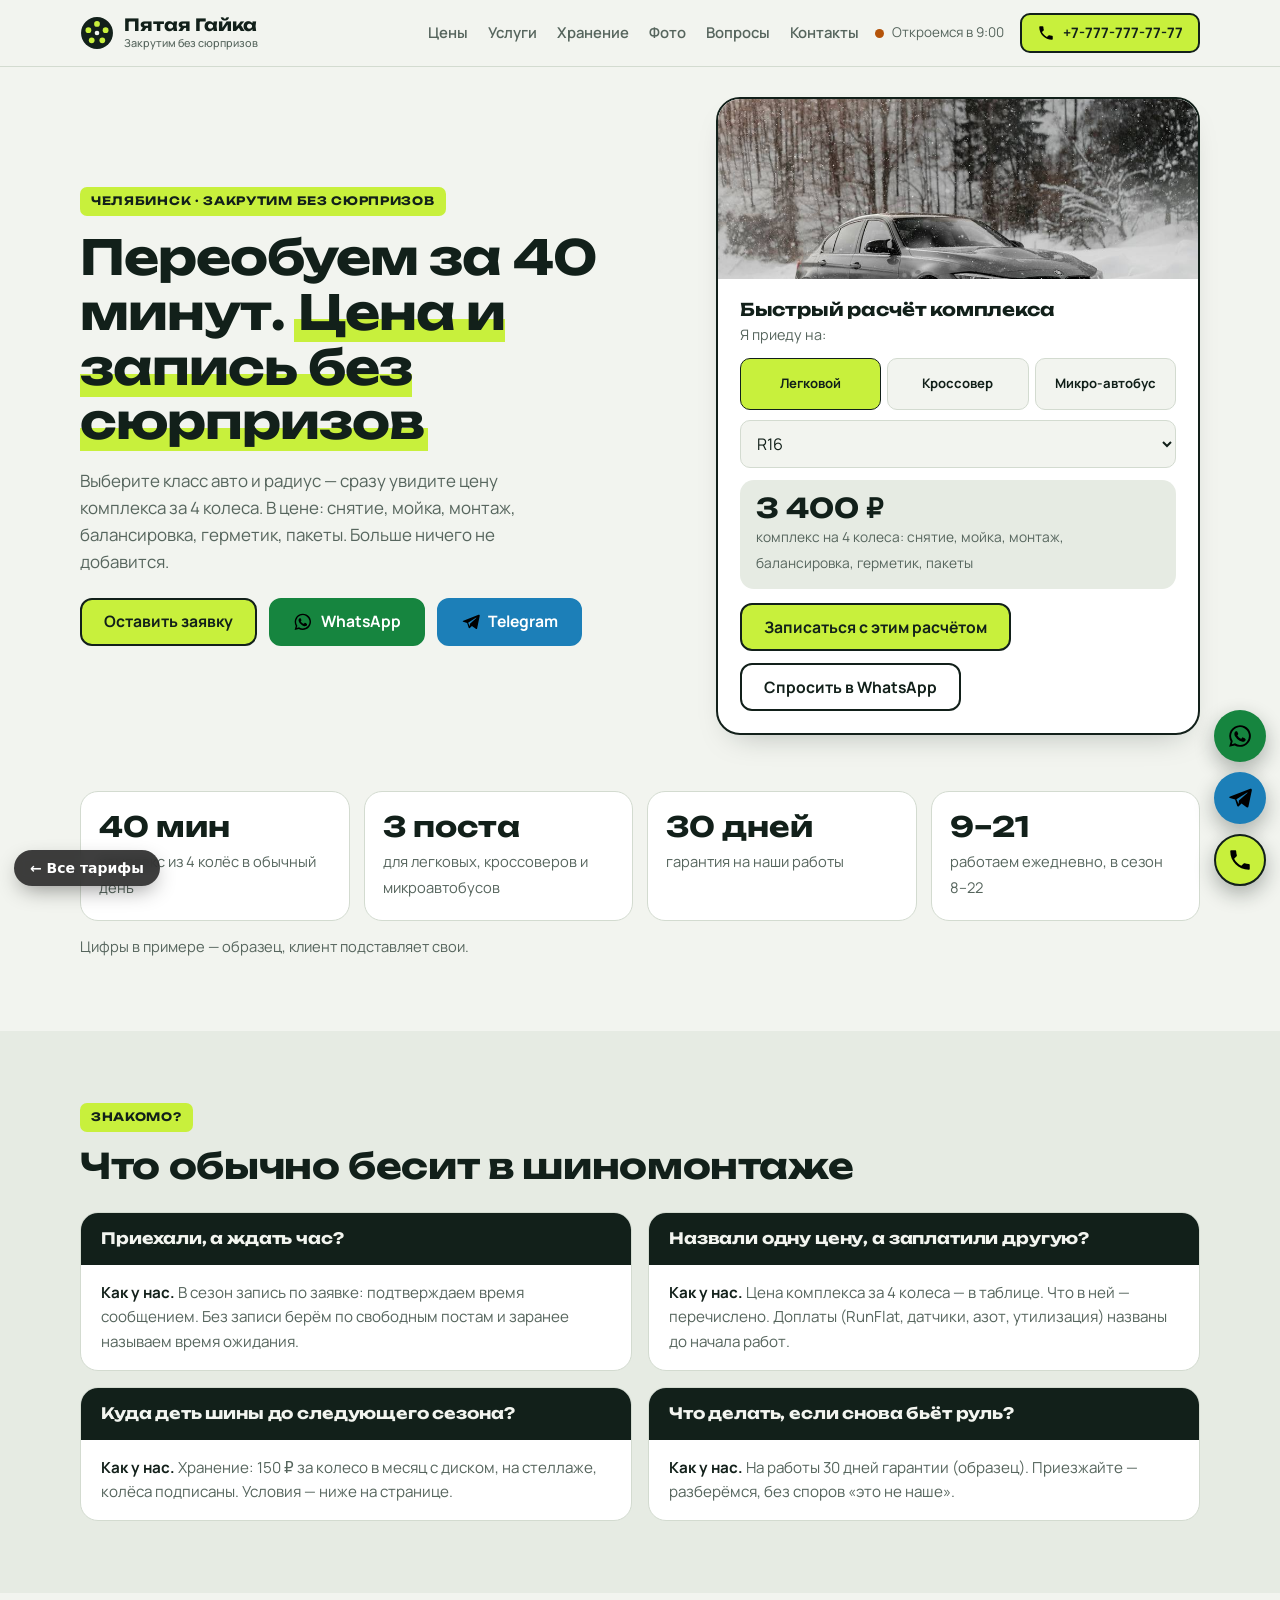
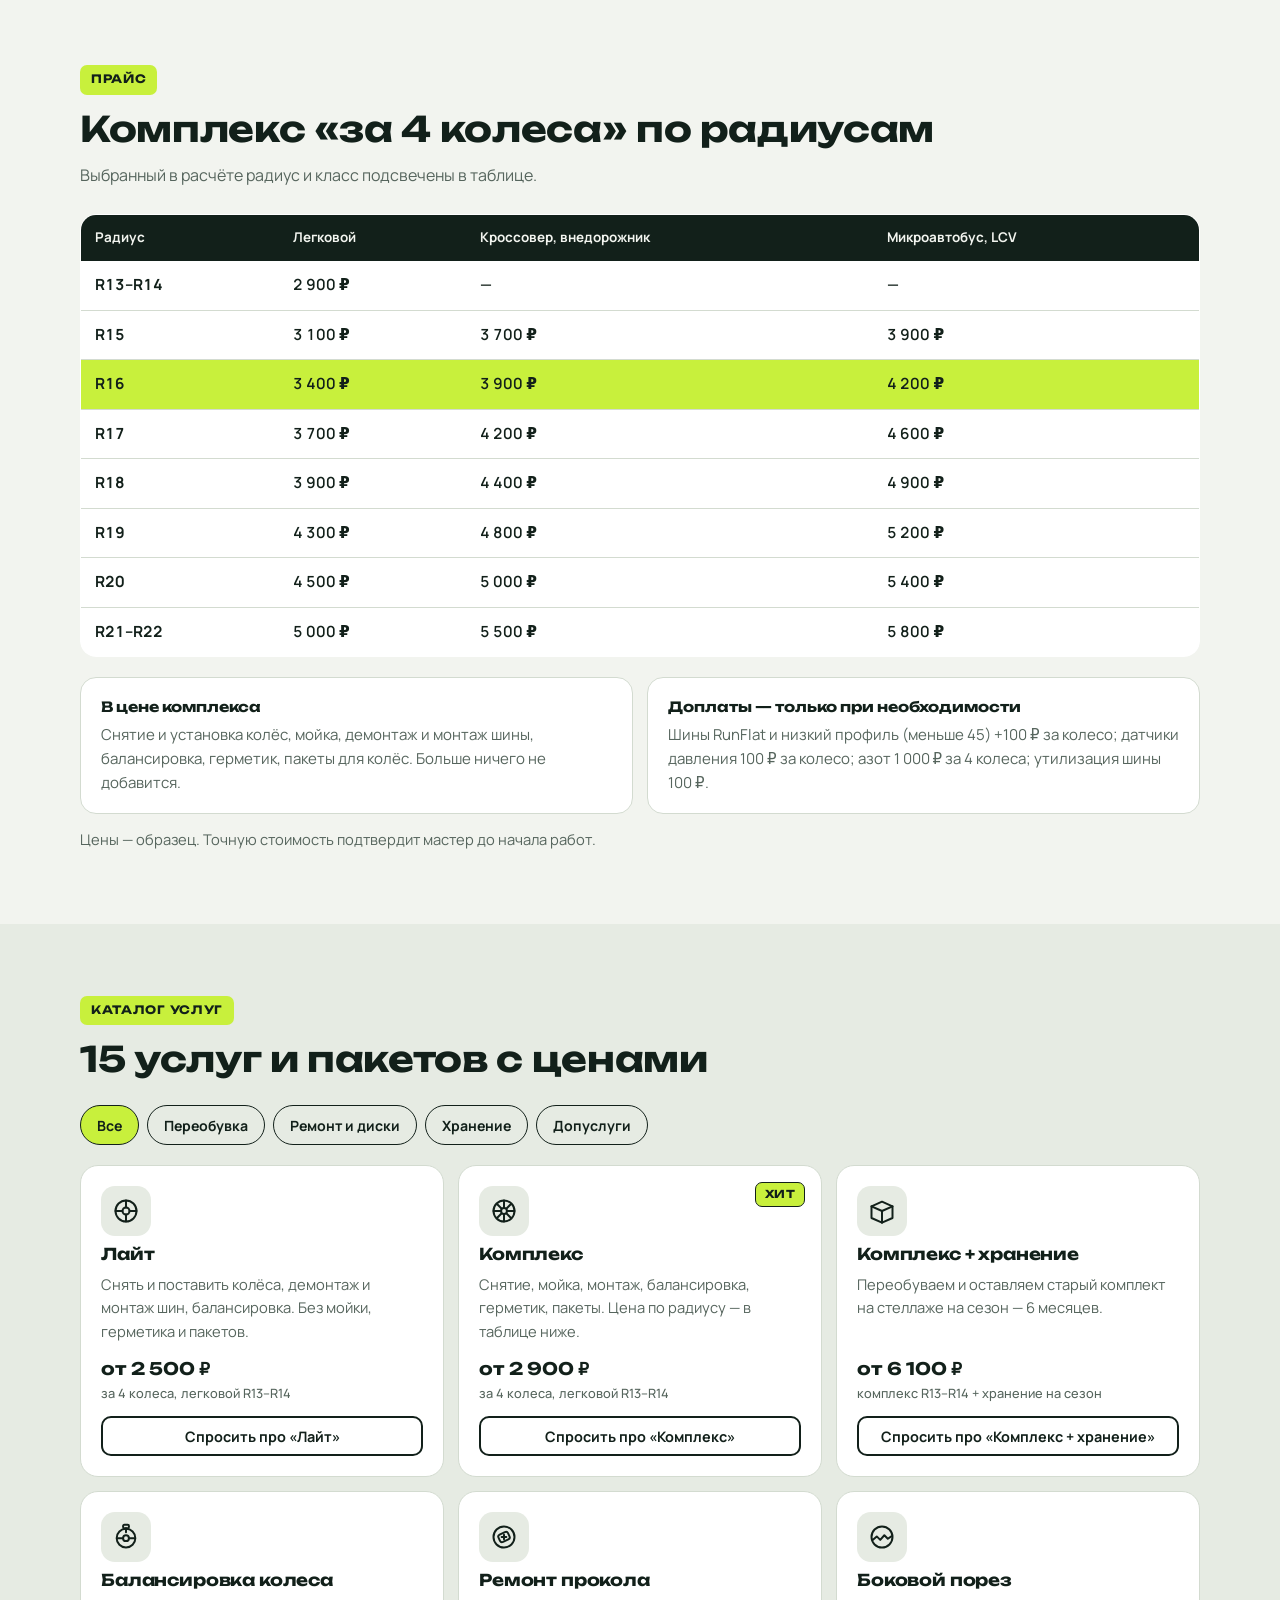
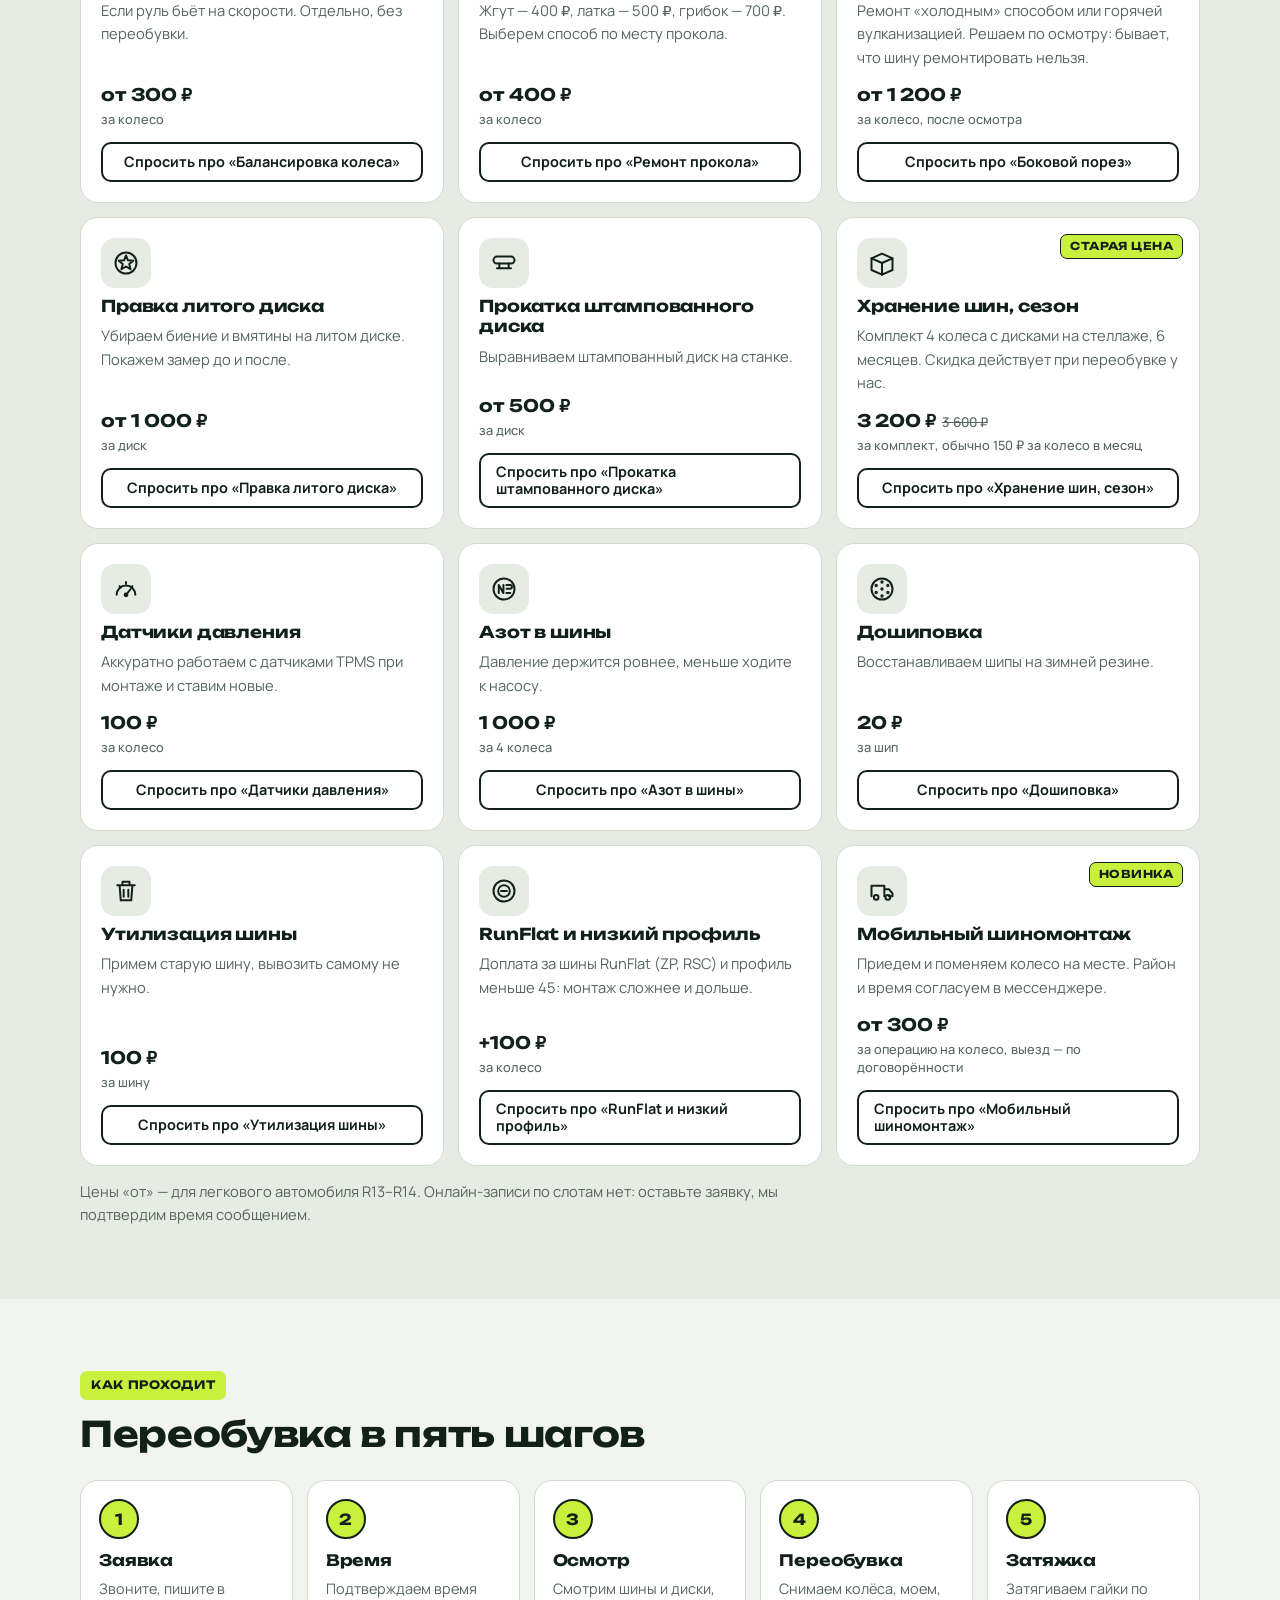
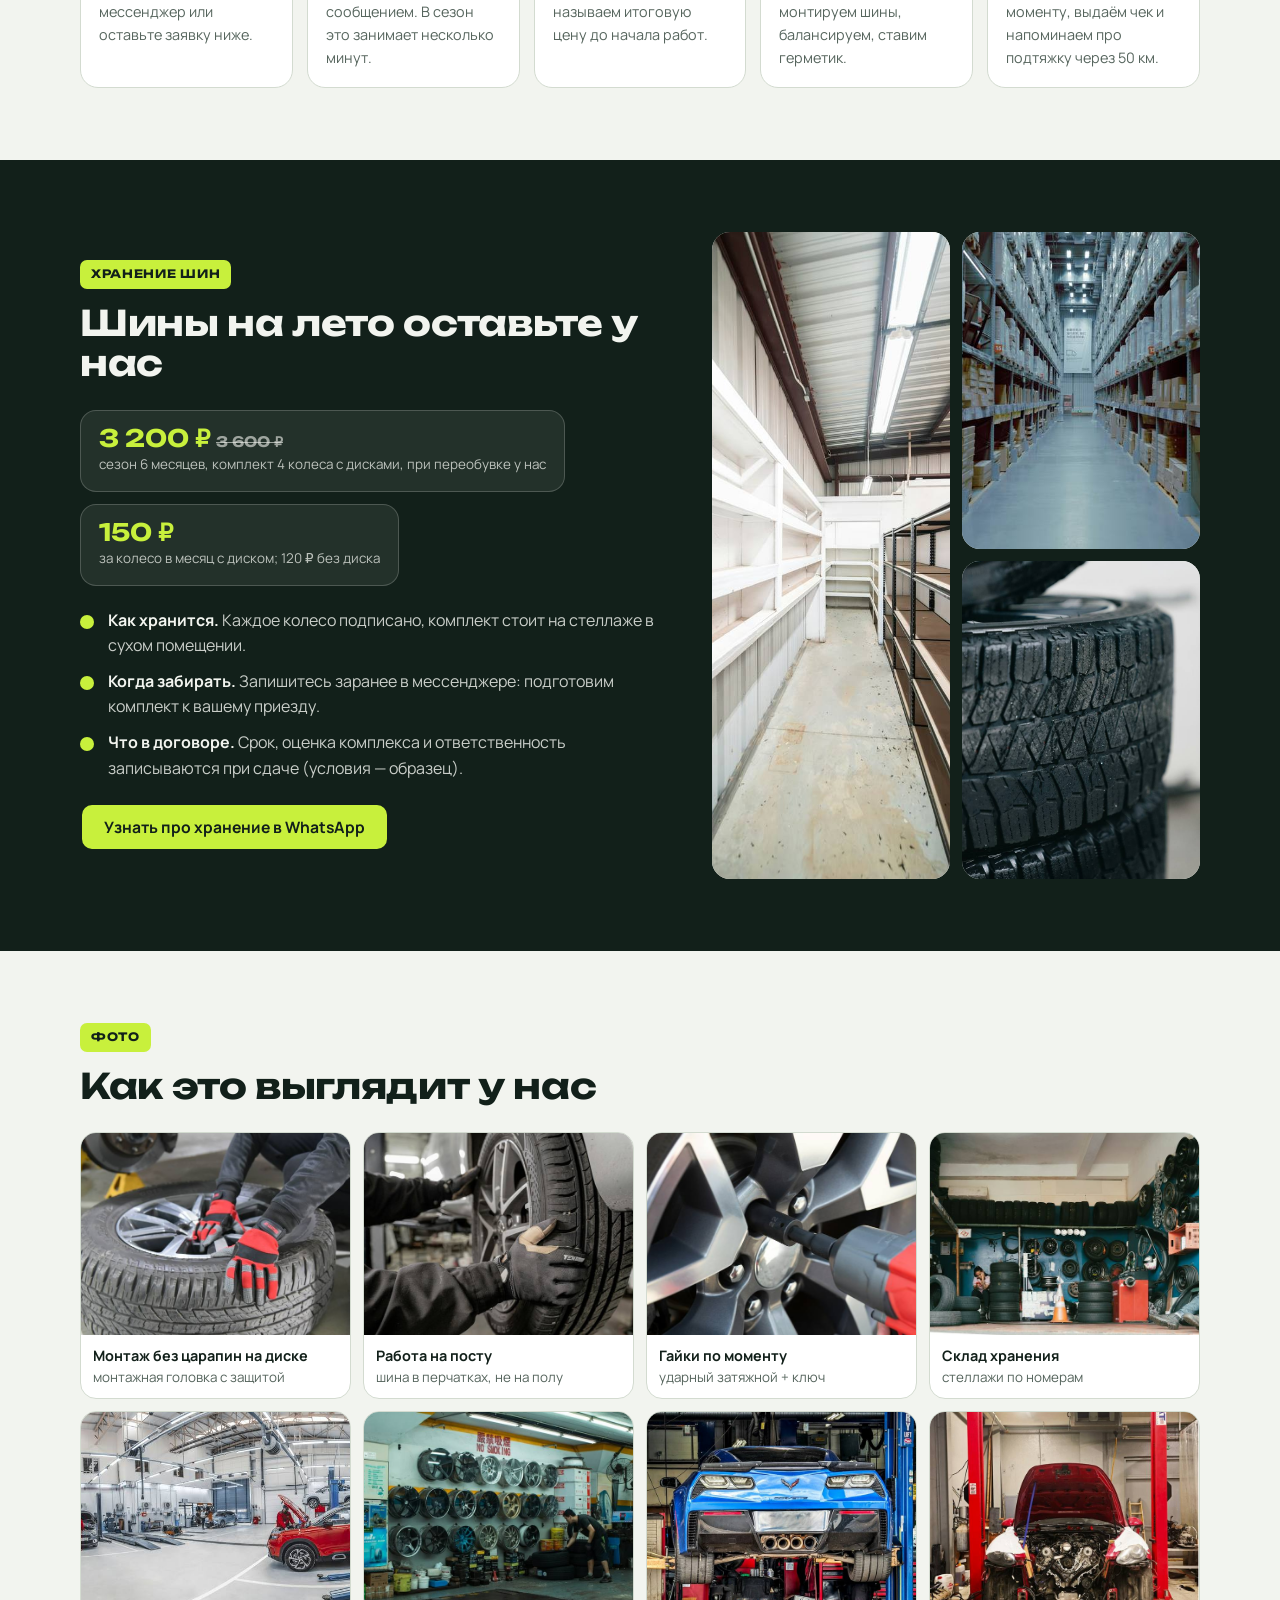
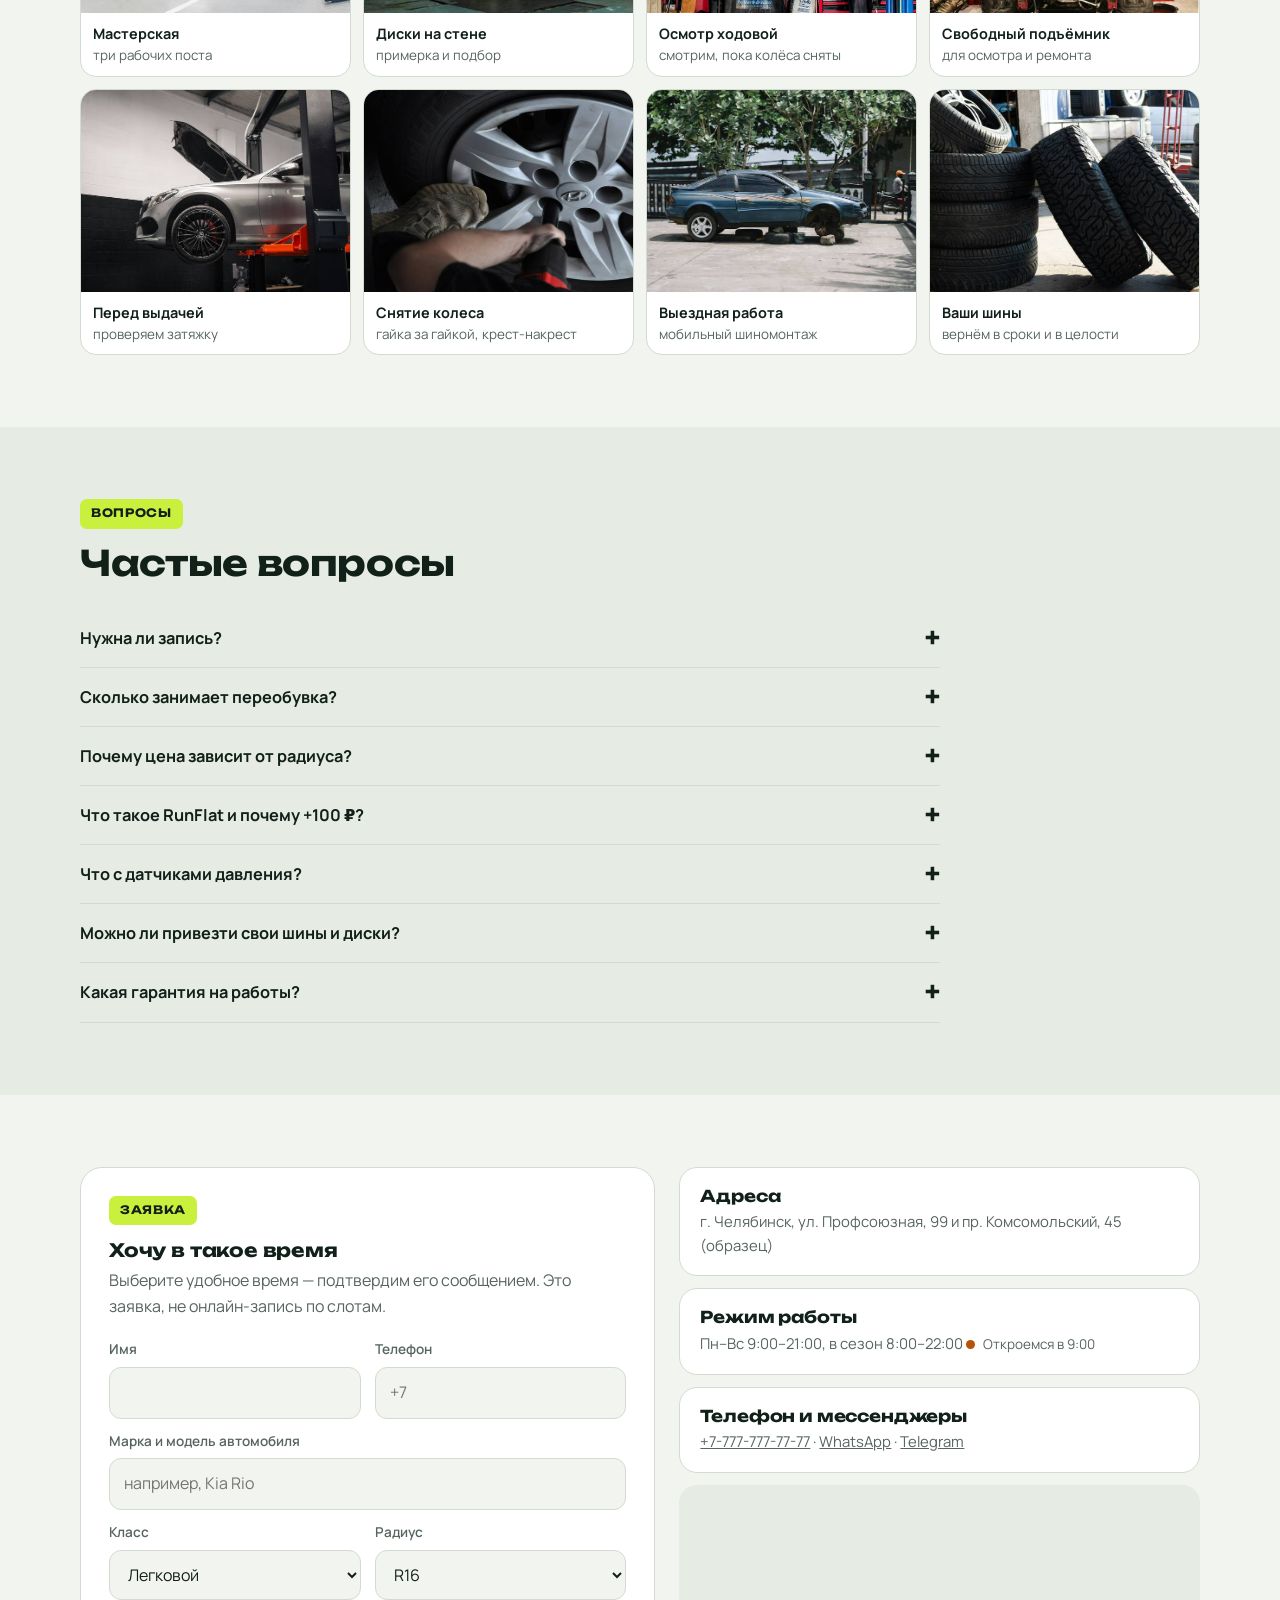
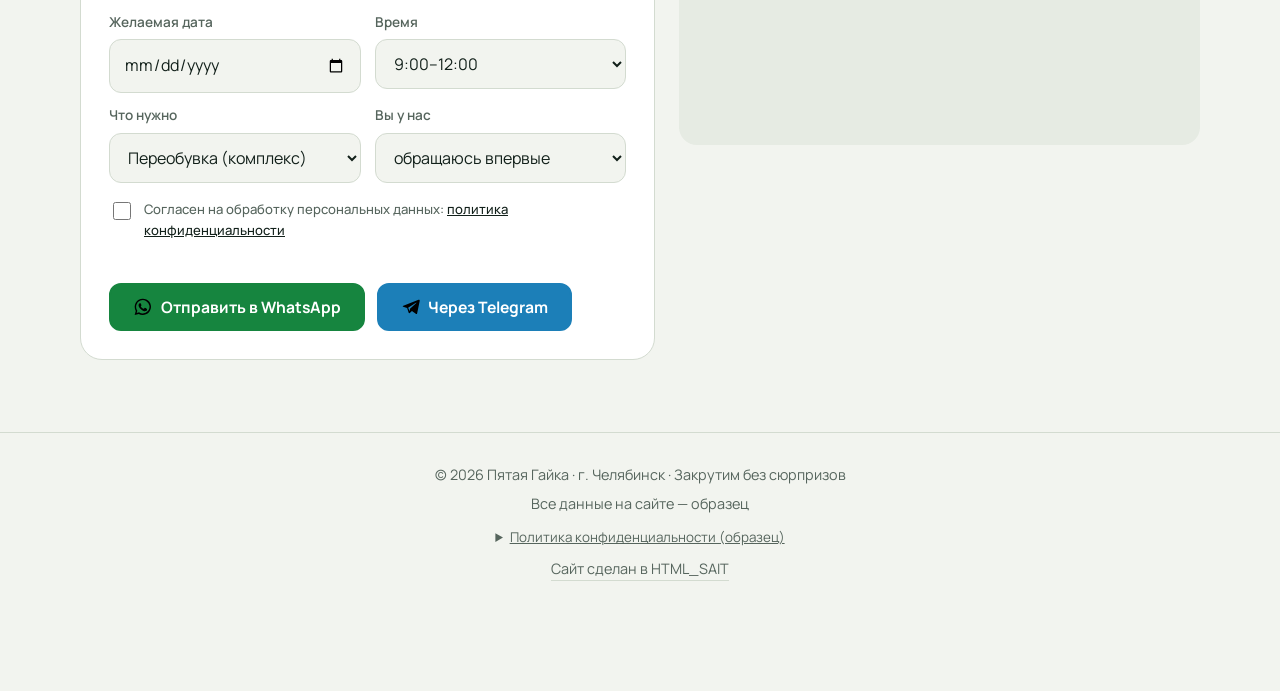
<file: 2-vitrina/index.html>
<!DOCTYPE html>
<html lang="ru">
<head>
<meta charset="UTF-8">
<meta name="viewport" content="width=device-width, initial-scale=1">
<meta name="robots" content="noindex, nofollow">
<title>Пятая Гайка — шиномонтаж в Челябинске: цены и заявка на переобувку</title>
<meta name="description" content="Шиномонтаж в Челябинске: комплекс за 4 колеса по радиусам, 15 услуг с ценами, хранение шин, быстрый расчёт и заявка в WhatsApp.">
<meta property="og:type" content="website">
<meta property="og:title" content="Пятая Гайка — шиномонтаж в Челябинске: цены и заявка на переобувку">
<meta property="og:description" content="Шиномонтаж в Челябинске: комплекс за 4 колеса по радиусам, 15 услуг с ценами, хранение шин, быстрый расчёт и заявка в WhatsApp.">
<meta property="og:image" content="img/1610826990799-da6c886aa2b0.jpg">
<link href="fonts/fonts.css" rel="stylesheet">
<!-- Яндекс Метрика: вставьте сюда код счётчика клиента -->
<script>document.documentElement.className+=" js"</script>
<style>
:root{--bg:#F2F4EF;--bg2:#E6EBE3;--card:#FFFFFF;--ink:#12201A;--mute:#56655D;--acc:#C8F03C;--acc-ink:#12201A;--line:#D3DBD0;--ok:#1B8A4B;--warn:#B45309;--wa:#16853F;--tg:#1C7FB8;--shadow:0 14px 32px -18px rgba(18,32,26,.35)}
*{box-sizing:border-box}
html{scroll-behavior:smooth;scroll-padding-top:76px;-webkit-text-size-adjust:100%}
body{margin:0;background:var(--bg);color:var(--ink);font:16px/1.6 Manrope,system-ui,-apple-system,"Segoe UI",Roboto,sans-serif;overflow-x:hidden}
h1,h2,h3{font-family:Unbounded,Manrope,system-ui,sans-serif;font-weight:700;line-height:1.14;margin:0;letter-spacing:-.01em;overflow-wrap:break-word}
p{margin:0}
a{color:inherit}
img,svg{max-width:100%}
[hidden]{display:none!important}
.wr{max-width:1160px;margin:0 auto;padding:0 20px}
.sprite{position:absolute;width:0;height:0;overflow:hidden}
.ic{width:1.25em;height:1.25em;flex:none}
.sec{padding:72px 0}
.sec.alt{background:var(--bg2)}
.sec.dark{background:var(--ink);color:var(--bg)}
.sec.dark .lead,.sec.dark small{color:rgba(242,244,239,.74)}
.kick{display:inline-block;background:var(--acc);color:var(--acc-ink);font:700 .72rem/1.35 Unbounded,Manrope,sans-serif;letter-spacing:.06em;text-transform:uppercase;padding:7px 11px;border-radius:7px;margin-bottom:14px}
h2{font-size:clamp(1.4rem,3.4vw,2.2rem);margin-bottom:26px;max-width:28ch}
h3{font-size:1.02rem;line-height:1.25}
.lead{color:var(--mute);max-width:64ch;margin:-12px 0 26px}
.mk{background:linear-gradient(transparent 62%,var(--acc) 62%);padding:0 .08em}
:focus-visible{outline:3px solid var(--ink);outline-offset:2px}
.sec.dark :focus-visible{outline-color:var(--acc)}
.btn{display:inline-flex;align-items:center;justify-content:center;gap:8px;min-height:48px;padding:12px 22px;border-radius:12px;border:2px solid var(--ink);background:var(--acc);color:var(--acc-ink);font:700 .98rem/1.2 Manrope,system-ui,sans-serif;text-decoration:none;cursor:pointer;transition:transform .2s,box-shadow .2s}
.btn:hover{transform:translateY(-2px);box-shadow:0 10px 20px -12px var(--ink)}
.btn.ghost{background:transparent;color:var(--ink)}
.btn.wa{background:var(--wa);border-color:var(--wa);color:#fff}
.btn.tg{background:var(--tg);border-color:var(--tg);color:#fff}
.btn.sm{min-height:40px;padding:8px 15px;font-size:.9rem;border-radius:10px}
.btn.block{width:100%}
.sec.dark .btn.ghost{color:var(--bg);border-color:var(--bg)}
.btns{display:flex;flex-wrap:wrap;gap:12px}
.nav{position:sticky;top:0;z-index:40;background:rgba(242,244,239,.96);-webkit-backdrop-filter:blur(8px);backdrop-filter:blur(8px);border-bottom:1px solid var(--line)}
.nav .wr{display:flex;align-items:center;gap:16px;min-height:66px}
.logo{display:flex;align-items:center;gap:10px;font:700 1.05rem/1 Unbounded,sans-serif;text-decoration:none;margin-right:auto;white-space:nowrap}
.logo svg{width:34px;height:34px}
.logo small{display:block;font:500 .68rem/1.2 Manrope,sans-serif;color:var(--mute);margin-top:3px;letter-spacing:0}
.menu ul{display:flex;gap:20px;list-style:none;margin:0;padding:0}
.menu a{text-decoration:none;font-weight:600;color:var(--mute);font-size:.93rem}
.menu a:hover{color:var(--ink);text-decoration:underline;text-decoration-color:var(--acc);text-decoration-thickness:3px;text-underline-offset:5px}
.nav-toggle{position:absolute;opacity:0;pointer-events:none}
.burger{display:none;width:44px;height:44px;border:2px solid var(--ink);border-radius:12px;cursor:pointer;place-items:center}
.burger i,.burger i:before,.burger i:after{display:block;width:18px;height:2px;background:var(--ink);position:relative;content:""}
.burger i:before{position:absolute;top:-6px}.burger i:after{position:absolute;top:6px}
.nav-toggle:focus-visible~.burger{outline:3px solid var(--ink);outline-offset:2px}
.open{display:inline-flex;align-items:center;gap:8px;font-size:.84rem;color:var(--mute);white-space:nowrap}
.open b{width:9px;height:9px;border-radius:50%;background:var(--ok);display:inline-block}
.open.closed b{background:var(--warn)}
.img{position:relative;overflow:hidden;background:var(--bg2)}
.img img,.img .ph{position:absolute;inset:0;width:100%;height:100%;object-fit:cover;display:block}
.ph svg{width:100%;height:100%;display:block}
.hero{padding:30px 0 56px}
.hero .wr{display:grid;grid-template-columns:1.1fr .9fr;gap:44px;align-items:center}
.hero h1{font-size:clamp(1.7rem,4.4vw,3rem);margin-bottom:18px;letter-spacing:-.02em}
.hero .sub{color:var(--mute);font-size:1.06rem;margin-bottom:22px;max-width:48ch}
.hero .pic{border-radius:24px;aspect-ratio:4/4.2;box-shadow:var(--shadow)}
.hero .pic-w{position:relative}
.sticker{position:absolute;left:-14px;bottom:26px;z-index:2;background:var(--acc);color:var(--acc-ink);border:2px solid var(--ink);border-radius:16px;padding:12px 16px;font:700 .78rem/1.25 Manrope,sans-serif;box-shadow:var(--shadow);max-width:190px}
.sticker b{display:block;font:700 1.6rem/1 Unbounded,sans-serif;margin-bottom:3px}
.anchor{display:flex;gap:14px;align-items:center;background:var(--card);border:1px solid var(--line);border-radius:14px;padding:14px 18px;margin-bottom:22px;max-width:540px}
.anchor b{font:700 1.4rem/1 Unbounded,sans-serif;white-space:nowrap}
.anchor span{color:var(--mute);font-size:.9rem;line-height:1.4}
.card{background:var(--card);border:1px solid var(--line);border-radius:18px}
.tw{overflow-x:auto;border-radius:16px}
.tbl{width:100%;border-collapse:collapse;background:var(--card);border:1px solid var(--line);border-radius:16px;overflow:hidden;font-variant-numeric:tabular-nums}
.tbl th,.tbl td{padding:12px 14px;text-align:left;border-bottom:1px solid var(--line);font-size:.96rem}
.tbl thead th{background:var(--ink);color:var(--bg);font-weight:700;font-size:.84rem}
.tbl tbody th{font-weight:700}
.tbl td{font-weight:600}
.tbl tr:last-child th,.tbl tr:last-child td{border-bottom:0}
.tbl tr.hl th,.tbl tr.hl td{background:var(--acc);color:var(--acc-ink)}
.note{color:var(--mute);font-size:.92rem;margin-top:14px;max-width:80ch}
.note b{color:var(--ink)}
.faq{max-width:860px}
.faq details{border-bottom:1px solid var(--line);padding:16px 0}
.faq summary{cursor:pointer;font-weight:700;font-size:1.02rem;list-style:none;display:flex;justify-content:space-between;gap:20px}
.faq summary::-webkit-details-marker{display:none}
.faq summary:after{content:"+";font:700 1.5rem/1 Unbounded,sans-serif;flex:none;transition:transform .25s}
.faq details[open] summary:after{transform:rotate(45deg)}
.faq p{color:var(--mute);margin:10px 0 0;max-width:70ch}
.form{background:var(--card);border:1px solid var(--line);border-radius:22px;padding:28px}
.form h3{font-size:1.15rem;margin-bottom:6px}
.form>p{color:var(--mute);margin:0 0 8px}
.form label{display:block;font-size:.85rem;font-weight:600;color:var(--mute);margin:12px 0 6px}
.form input[type=text],.form input[type=tel],.form input[type=date],.form input[type=number],.form select,.form textarea{width:100%;padding:12px 14px;border-radius:12px;border:1.5px solid var(--line);background:var(--bg);color:var(--ink);font:inherit}
.form .two{display:grid;grid-template-columns:1fr 1fr;gap:0 14px}
.form .chk{display:flex;gap:10px;align-items:flex-start;font-size:.82rem;color:var(--mute);font-weight:500;margin:16px 0 0}
.form .chk input{margin-top:3px;width:18px;height:18px;flex:none;accent-color:var(--ink)}
.form .chk a{color:var(--ink)}
.form .err{color:#B91C1C;font-size:.85rem;font-weight:600;margin-top:10px;min-height:1.2em}
.form .ok{display:none;margin-top:12px;font-weight:700;background:var(--acc);color:var(--acc-ink);padding:10px 14px;border-radius:10px}
.form .btns{margin-top:16px}
.ct{display:grid;grid-template-columns:1fr 1fr;gap:28px;background:var(--card);border:1px solid var(--line);border-radius:22px;padding:30px}
.ct>*{min-width:0}
.ct dl{margin:0 0 20px}
.ct dt{font-weight:700;margin-top:12px}
.ct dt:first-child{margin-top:0}
.ct dd{margin:2px 0 0;color:var(--mute)}
.ct dd a{color:var(--ink)}
.ct iframe{width:100%;height:100%;min-height:320px;border:0;border-radius:14px;background:var(--bg2)}
footer{border-top:1px solid var(--line);padding:30px 20px 110px;text-align:center;color:var(--mute);font-size:.9rem}
footer p+p{margin-top:6px}
footer .made{display:inline-block;margin-top:8px;color:var(--mute);text-decoration:none;border-bottom:1px solid var(--line)}
footer .made:hover{color:var(--ink);border-color:var(--acc);border-bottom-width:3px}
.pol{max-width:70ch;margin:12px auto 0;text-align:left;font-size:.84rem}
.pol summary{cursor:pointer;text-align:center;color:var(--mute);text-decoration:underline}
.pol p{margin-top:8px}
.float{position:fixed;right:14px;bottom:calc(14px + env(safe-area-inset-bottom,0px));display:flex;flex-direction:column;gap:10px;z-index:35}
.float a{width:52px;height:52px;border-radius:50%;display:grid;place-items:center;color:#fff;text-decoration:none;box-shadow:0 8px 20px rgba(18,32,26,.32)}
.float .ic{width:26px;height:26px}
.float .w{background:var(--wa)}.float .t{background:var(--tg)}.float .p{background:var(--acc);color:var(--acc-ink);border:2px solid var(--ink)}
.js .rv{opacity:0;transform:translateY(18px);transition:opacity .7s,transform .7s cubic-bezier(.2,.8,.2,1)}
.js .rv.in{opacity:1;transform:none}
@media(prefers-reduced-motion:reduce){.js .rv{opacity:1;transform:none;transition:none}html{scroll-behavior:auto}.btn,.btn:hover{transition:none;transform:none}}
@media(max-width:1000px){.burger{display:grid}.menu{display:none;position:absolute;left:0;right:0;top:100%;background:var(--bg);border-bottom:1px solid var(--line);padding:8px 20px 16px}.nav-toggle:checked~.menu{display:block}.menu ul{flex-direction:column;gap:0}.menu li a{display:block;padding:12px 0;border-bottom:1px solid var(--line);font-size:1rem}.nav .open{display:none}}
@media(max-width:860px){.hero .wr{grid-template-columns:1fr;gap:26px}.hero .pic{aspect-ratio:16/11}.sticker{left:10px}.ct{grid-template-columns:1fr;padding:22px}}
@media(max-width:600px){.sec{padding:52px 0}.form{padding:20px}.form .two{grid-template-columns:1fr}.btns .btn{flex:1 1 auto}.logo small{display:none}}
@media(max-width:400px){.nav .btn span{display:none}.nav .btn{padding:8px 12px}.logo{font-size:.95rem}}

.qp{background:var(--card);border:2px solid var(--ink);border-radius:24px;overflow:hidden;box-shadow:var(--shadow)}
.qp .img{aspect-ratio:16/6}
.qp .bd{padding:20px 22px 22px}
.qp h2{font-size:1.1rem;margin:0 0 4px;max-width:none}
.qp p.s{color:var(--mute);font-size:.9rem;margin-bottom:12px}
.seg{display:grid;grid-template-columns:repeat(3,1fr);gap:6px;margin-bottom:10px}
.seg label{position:relative}
.seg input{position:absolute;opacity:0;inset:0;cursor:pointer}
.seg span{display:block;text-align:center;padding:10px 6px;border-radius:10px;border:1.5px solid var(--line);background:var(--bg);font-size:.82rem;font-weight:700;line-height:1.2;min-height:52px;display:flex;align-items:center;justify-content:center}
.seg input:checked+span{background:var(--acc);border-color:var(--ink);color:var(--acc-ink)}
.seg input:focus-visible+span{outline:3px solid var(--ink);outline-offset:2px}
.qp select{width:100%;padding:11px 12px;border-radius:10px;border:1.5px solid var(--line);background:var(--bg);color:var(--ink);font:inherit;margin-bottom:12px}
.res{background:var(--bg2);border-radius:14px;padding:14px 16px;margin-bottom:14px}
.res b{display:block;font:700 1.7rem/1.1 Unbounded,sans-serif}
.res span{color:var(--mute);font-size:.86rem}
.nums{display:grid;grid-template-columns:repeat(4,1fr);gap:14px}
.nums div{background:var(--card);border:1px solid var(--line);border-radius:18px;padding:20px 18px}
.nums b{display:block;font:700 1.75rem/1.1 Unbounded,sans-serif;margin-bottom:6px}
.nums span{color:var(--mute);font-size:.92rem}
.pain{display:grid;grid-template-columns:1fr 1fr;gap:16px}
.pain article{background:var(--card);border:1px solid var(--line);border-radius:18px;overflow:hidden}
.pain h3{background:var(--ink);color:var(--bg);padding:16px 20px;font-size:.98rem}
.pain p{padding:16px 20px;color:var(--mute);font-size:.95rem}
.pain p b{color:var(--ink)}
.chips{display:flex;flex-wrap:wrap;gap:8px;margin-bottom:20px}
.chips button{font:700 .88rem Manrope,sans-serif;padding:9px 16px;border-radius:999px;border:1.5px solid var(--ink);background:transparent;color:var(--ink);cursor:pointer;min-height:40px}
.chips button[aria-pressed=true]{background:var(--acc)}
.cat{display:grid;grid-template-columns:repeat(3,1fr);gap:14px;list-style:none;margin:0;padding:0}
.pc{position:relative;background:var(--card);border:1px solid var(--line);border-radius:18px;padding:20px;display:flex;flex-direction:column;gap:8px}
.pc .i{width:50px;height:50px;border-radius:14px;background:var(--bg2);display:grid;place-items:center}
.pc .i .ic{width:28px;height:28px}
.pc p{color:var(--mute);font-size:.92rem}
.pc .pr{margin-top:auto;padding-top:8px;font:700 1.08rem/1.2 Unbounded,sans-serif}
.pc .pr s{font:500 .84rem Manrope,sans-serif;color:var(--mute);margin-left:6px}
.pc .pr i{display:block;margin-top:4px;font:500 .8rem Manrope,sans-serif;font-style:normal;color:var(--mute)}
.pc .btn{margin-top:6px}
.bdg{position:absolute;top:16px;right:16px;font:700 .68rem/1 Unbounded,sans-serif;letter-spacing:.04em;text-transform:uppercase;padding:6px 9px;border-radius:7px;background:var(--acc);color:var(--acc-ink);border:1.5px solid var(--ink)}
.steps{display:grid;grid-template-columns:repeat(5,1fr);gap:14px;list-style:none;margin:0;padding:0;counter-reset:s}
.steps li{counter-increment:s;background:var(--card);border:1px solid var(--line);border-radius:18px;padding:18px}
.steps li:before{content:counter(s);display:grid;place-items:center;width:36px;height:36px;border-radius:50%;background:var(--acc);border:2px solid var(--ink);font:700 .95rem Unbounded,sans-serif;margin-bottom:12px}
.steps h3{margin-bottom:6px;font-size:.98rem}
.steps p{color:var(--mute);font-size:.9rem}
.plist{display:grid;grid-template-columns:1fr 1fr;gap:14px;margin-top:20px}
.plist div{background:var(--card);border:1px solid var(--line);border-radius:16px;padding:18px 20px;color:var(--mute);font-size:.94rem}
.plist b{display:block;color:var(--ink);margin-bottom:4px;font-family:Unbounded,sans-serif;font-size:.88rem}
.stor{display:grid;grid-template-columns:1.1fr .9fr;gap:36px;align-items:center}
.stor h2{max-width:20ch}
.stor ul{list-style:none;margin:0 0 22px;padding:0;display:grid;gap:10px}
.stor li{padding-left:28px;position:relative;color:rgba(242,244,239,.82)}
.stor li:before{content:"";position:absolute;left:0;top:.45em;width:14px;height:14px;border-radius:50%;background:var(--acc)}
.stor li b{color:var(--bg)}
.sp{display:flex;flex-wrap:wrap;gap:12px;margin-bottom:22px}
.sp div{background:rgba(242,244,239,.08);border:1px solid rgba(242,244,239,.2);border-radius:16px;padding:14px 18px}
.sp b{display:block;font:700 1.5rem/1.1 Unbounded,sans-serif;color:var(--acc)}
.sp s{color:rgba(242,244,239,.6);font-size:.9rem;margin-left:6px}
.sp span{font-size:.84rem;color:rgba(242,244,239,.74)}
.sphotos{display:grid;grid-template-columns:1fr 1fr;gap:12px}
.sphotos .img{border-radius:18px;aspect-ratio:3/4}
.sphotos .img:first-child{grid-row:span 2;aspect-ratio:auto;min-height:100%}
.gal{display:grid;grid-template-columns:repeat(4,1fr);gap:12px}
.gal figure{margin:0;border-radius:16px;overflow:hidden;background:var(--card);border:1px solid var(--line)}
.gal .img{aspect-ratio:4/3}
.gal figcaption{padding:9px 12px;font-size:.84rem;color:var(--mute)}
.gal figcaption b{display:block;color:var(--ink);font-size:.9rem}
.zp{display:grid;grid-template-columns:1.05fr .95fr;gap:24px;align-items:start}
.zp>*{min-width:0}
.how{display:grid;gap:12px}
.how .card{padding:18px 20px}
.how h3{margin-bottom:4px}
.how p{color:var(--mute);font-size:.93rem}
.mapw iframe{width:100%;min-height:260px;border:0;border-radius:18px;background:var(--bg2)}
@media(max-width:1000px){.cat{grid-template-columns:1fr 1fr}.steps{grid-template-columns:1fr 1fr 1fr}.gal{grid-template-columns:1fr 1fr 1fr}.nums{grid-template-columns:1fr 1fr}}
@media(max-width:860px){.stor,.zp{grid-template-columns:1fr}.pain,.plist{grid-template-columns:1fr}}
@media(max-width:640px){.cat{grid-template-columns:1fr}.steps{grid-template-columns:1fr}.gal{grid-template-columns:1fr 1fr}}
@media(max-width:440px){.gal{grid-template-columns:1fr}.nums{grid-template-columns:1fr}}

</style>
</head>
<body>
<a href="../index.html" class="tarify-back" aria-label="Вернуться ко всем тарифам" style="position:fixed;left:14px;bottom:calc(14px + env(safe-area-inset-bottom,0px));z-index:2147483000;display:inline-flex;align-items:center;gap:6px;padding:11px 16px;border-radius:999px;background:rgba(20,20,20,.82);color:#fff;font:600 14px/1 system-ui,-apple-system,'Segoe UI',Roboto,sans-serif;text-decoration:none;box-shadow:0 8px 22px -6px rgba(0,0,0,.45);-webkit-backdrop-filter:blur(6px);backdrop-filter:blur(6px)">← Все тарифы</a><script data-fp>(function(){try{var k="fp:"+location.pathname.split("/")[1],q=/[?&]from=portfolio(&|$)/.test(location.search);if(q)sessionStorage.setItem(k,"1");if(q||sessionStorage.getItem(k)){var b=document.querySelector(".tarify-back");if(b)b.style.display="none"}}catch(e){}})();</script>
<svg class="sprite" aria-hidden="true" focusable="false"><defs><symbol id="i-wheel" viewBox="0 0 24 24" fill="none" stroke="currentColor" stroke-width="1.7" stroke-linecap="round" stroke-linejoin="round"><circle cx="12" cy="12" r="9"/><circle cx="12" cy="12" r="3"/><path d="M12 3v6M12 15v6M3 12h6M15 12h6"/></symbol><symbol id="i-wheel2" viewBox="0 0 24 24" fill="none" stroke="currentColor" stroke-width="1.7" stroke-linecap="round" stroke-linejoin="round"><circle cx="12" cy="12" r="9"/><circle cx="12" cy="12" r="2.5"/><path d="M12 3v6.5M12 14.5V21M3 12h6.5M14.5 12H21M6 6l3.6 3.6M14.4 14.4 18 18M18 6l-3.6 3.6M9.6 14.4 6 18"/></symbol><symbol id="i-balance" viewBox="0 0 24 24" fill="none" stroke="currentColor" stroke-width="1.7" stroke-linecap="round" stroke-linejoin="round"><circle cx="12" cy="13" r="8"/><circle cx="12" cy="13" r="2.5"/><rect x="9.5" y="1.5" width="5" height="3" rx="1"/><path d="M12 4.5V8M5 13h4.5M14.5 13H19"/></symbol><symbol id="i-patch" viewBox="0 0 24 24" fill="none" stroke="currentColor" stroke-width="1.7" stroke-linecap="round" stroke-linejoin="round"><circle cx="12" cy="12" r="9"/><rect x="7.5" y="8.5" width="9" height="7" rx="2" transform="rotate(-25 12 12)"/><path d="M10 12h4M12 10v4"/></symbol><symbol id="i-cut" viewBox="0 0 24 24" fill="none" stroke="currentColor" stroke-width="1.7" stroke-linecap="round" stroke-linejoin="round"><circle cx="12" cy="12" r="9"/><path d="M4 14.5l3.5-3 3 3 3.5-4 3 3 3-2"/></symbol><symbol id="i-diskfix" viewBox="0 0 24 24" fill="none" stroke="currentColor" stroke-width="1.7" stroke-linecap="round" stroke-linejoin="round"><circle cx="12" cy="12" r="9"/><path d="M12 5.5l1.7 4.2 4.5.3-3.4 2.9 1.1 4.4L12 15l-3.9 2.3 1.1-4.4-3.4-2.9 4.5-.3z"/></symbol><symbol id="i-roll" viewBox="0 0 24 24" fill="none" stroke="currentColor" stroke-width="1.7" stroke-linecap="round" stroke-linejoin="round"><rect x="3" y="6.5" width="18" height="6" rx="3"/><path d="M6 16.5h12M8 12.5v4M16 12.5v4"/></symbol><symbol id="i-sensor" viewBox="0 0 24 24" fill="none" stroke="currentColor" stroke-width="1.7" stroke-linecap="round" stroke-linejoin="round"><path d="M4 17a8 8 0 1 1 16 0"/><path d="M12 17l4-5"/><circle cx="12" cy="17" r="1.2"/><path d="M6.5 9.5l1.2 1.2M17.5 9.5l-1.2 1.2M12 6v1.6"/></symbol><symbol id="i-n2" viewBox="0 0 24 24" fill="none" stroke="currentColor" stroke-width="1.7" stroke-linecap="round" stroke-linejoin="round"><circle cx="12" cy="12" r="9"/><path d="M7.5 15.5v-7l4 7v-7M14 8.5h3.2a1.6 1.6 0 0 1 0 3.2H14.2M14 15.5h3.4"/></symbol><symbol id="i-studs" viewBox="0 0 24 24" fill="none" stroke="currentColor" stroke-width="1.7" stroke-linecap="round" stroke-linejoin="round"><circle cx="12" cy="12" r="9"/><circle cx="12" cy="6" r=".6"/><circle cx="7" cy="9" r=".6"/><circle cx="17" cy="9" r=".6"/><circle cx="12" cy="12" r=".6"/><circle cx="7" cy="15" r=".6"/><circle cx="17" cy="15" r=".6"/><circle cx="12" cy="18" r=".6"/></symbol><symbol id="i-trash" viewBox="0 0 24 24" fill="none" stroke="currentColor" stroke-width="1.7" stroke-linecap="round" stroke-linejoin="round"><path d="M4.5 7h15M9 7V4h6v3M6.5 7l1 13h9l1-13M10 11v6M14 11v6"/></symbol><symbol id="i-box" viewBox="0 0 24 24" fill="none" stroke="currentColor" stroke-width="1.7" stroke-linecap="round" stroke-linejoin="round"><path d="M3 8l9-4 9 4v10l-9 4-9-4z"/><path d="M3 8l9 4 9-4M12 12v10"/></symbol><symbol id="i-van" viewBox="0 0 24 24" fill="none" stroke="currentColor" stroke-width="1.7" stroke-linecap="round" stroke-linejoin="round"><path d="M3 16.5V7.5h11v9M14 10.5h4l3 3.5v2.5h-3"/><circle cx="7" cy="17.5" r="2"/><circle cx="17" cy="17.5" r="2"/></symbol><symbol id="i-flat" viewBox="0 0 24 24" fill="none" stroke="currentColor" stroke-width="1.7" stroke-linecap="round" stroke-linejoin="round"><circle cx="12" cy="12" r="9"/><circle cx="12" cy="12" r="5"/><path d="M9.5 12h5"/></symbol><symbol id="i-tire" viewBox="0 0 24 24" fill="none" stroke="currentColor" stroke-width="1.7" stroke-linecap="round" stroke-linejoin="round"><circle cx="12" cy="12" r="9"/><circle cx="12" cy="12" r="5.5"/><path d="M12 3v2.5M12 18.5V21M3 12h2.5M18.5 12H21"/></symbol><symbol id="i-disc" viewBox="0 0 24 24" fill="none" stroke="currentColor" stroke-width="1.7" stroke-linecap="round" stroke-linejoin="round"><circle cx="12" cy="12" r="9"/><circle cx="12" cy="12" r="2"/><path d="M12 10V4M13.7 11l5.2-3M13.7 13l5.2 3M12 14v6M10.3 13l-5.2 3M10.3 11 5.1 8"/></symbol><symbol id="i-cal" viewBox="0 0 24 24" fill="none" stroke="currentColor" stroke-width="1.7" stroke-linecap="round" stroke-linejoin="round"><rect x="3.5" y="5" width="17" height="15" rx="2"/><path d="M3.5 10h17M8 3v4M16 3v4"/></symbol><symbol id="i-clock" viewBox="0 0 24 24" fill="none" stroke="currentColor" stroke-width="1.7" stroke-linecap="round" stroke-linejoin="round"><circle cx="12" cy="12" r="9"/><path d="M12 7v5l3.5 2"/></symbol><symbol id="i-tag" viewBox="0 0 24 24" fill="none" stroke="currentColor" stroke-width="1.7" stroke-linecap="round" stroke-linejoin="round"><path d="M3 12V4h8l10 10-8 8z"/><circle cx="7.5" cy="8.5" r="1.2"/></symbol><symbol id="i-shield" viewBox="0 0 24 24" fill="none" stroke="currentColor" stroke-width="1.7" stroke-linecap="round" stroke-linejoin="round"><path d="M12 3l8 3v6c0 4.5-3.2 7.8-8 9-4.8-1.2-8-4.5-8-9V6z"/><path d="M8.5 12l2.5 2.5 4.5-5"/></symbol><symbol id="i-cart" viewBox="0 0 24 24" fill="none" stroke="currentColor" stroke-width="1.7" stroke-linecap="round" stroke-linejoin="round"><path d="M3 4h2.5l2 11h10l2-8H7"/><circle cx="9" cy="19" r="1.4"/><circle cx="17" cy="19" r="1.4"/></symbol><symbol id="i-ph" viewBox="0 0 24 24"><path d="M6.6 10.8c1.4 2.8 3.8 5.1 6.6 6.6l2.2-2.2c.3-.3.7-.4 1-.2 1.1.4 2.3.6 3.6.6.6 0 1 .4 1 1V20c0 .6-.4 1-1 1C10.6 21 3 13.4 3 4c0-.6.4-1 1-1h3.5c.6 0 1 .4 1 1 0 1.3.2 2.5.6 3.6.1.3 0 .7-.2 1l-2.3 2.2z"/></symbol><symbol id="i-wa" viewBox="0 0 24 24"><path d="M12 2a10 10 0 0 0-8.6 15L2 22l5.1-1.3A10 10 0 1 0 12 2zm0 18.2a8.2 8.2 0 0 1-4.2-1.2l-.3-.2-3 .8.8-2.9-.2-.3A8.2 8.2 0 1 1 12 20.2zm4.5-6.1c-.2-.1-1.5-.7-1.7-.8-.2-.1-.4-.1-.6.1l-.8 1c-.1.2-.3.2-.5.1a6.7 6.7 0 0 1-3.3-2.9c-.2-.4.2-.4.7-1.3.1-.2 0-.3 0-.5l-.8-1.8c-.2-.5-.4-.4-.6-.4h-.5a1 1 0 0 0-.7.3 3 3 0 0 0-.9 2.2c0 1.3.9 2.5 1 2.7.1.2 1.8 2.8 4.4 3.9 1.6.7 2.3.7 3.1.6.5-.1 1.5-.6 1.7-1.2.2-.6.2-1.1.2-1.2-.1-.1-.2-.2-.5-.3z"/></symbol><symbol id="i-tg" viewBox="0 0 24 24"><path d="M21.5 3.4 2.9 10.6c-1 .4-1 1.1-.2 1.3l4.8 1.5 1.8 5.6c.2.6.4.8.9.8.4 0 .6-.2.9-.5l2.3-2.2 4.7 3.5c.9.5 1.5.2 1.7-.8L22.9 5c.3-1.3-.5-1.8-1.4-1.6zM8.7 13.1l9.6-6c.4-.3.8-.1.5.2l-7.8 7-.3 3.2-2-4.4z"/></symbol><symbol id="i-logo" viewBox="0 0 32 32"><circle cx="16" cy="16" r="15" fill="#12201A"/><g fill="#C8F03C"><circle cx="16" cy="7.5" r="2.7"/><circle cx="24.1" cy="13.4" r="2.7"/><circle cx="21" cy="22.9" r="2.7"/><circle cx="11" cy="22.9" r="2.7"/><circle cx="7.9" cy="13.4" r="2.7"/></g><circle cx="16" cy="16" r="2.2" fill="#F2F4EF"/></symbol></defs></svg>
<header class="nav"><div class="wr"><a class="logo" href="#top" aria-label="Пятая Гайка — на главную"><svg class="" aria-hidden="true"><use href="#i-logo"/></svg><span>Пятая Гайка<small>Закрутим без сюрпризов</small></span></a><input type="checkbox" id="navT" class="nav-toggle" aria-label="Меню"><nav class="menu" aria-label="Разделы сайта"><ul><li><a href="#ceny">Цены</a></li><li><a href="#uslugi">Услуги</a></li><li><a href="#hranenie">Хранение</a></li><li><a href="#foto">Фото</a></li><li><a href="#faq">Вопросы</a></li><li><a href="#kontakty">Контакты</a></li></ul></nav><span class="open" data-open><b></b><span></span></span><a class="btn sm" href="tel:+77777777777"><svg class="ic" aria-hidden="true"><use href="#i-ph"/></svg><span>+7-777-777-77-77</span></a><label for="navT" class="burger" aria-label="Открыть меню"><i></i></label></div></header>
<main>
<section class="hero" id="top"><div class="wr">
  <div>
    <span class="kick">Челябинск · закрутим без сюрпризов</span>
    <h1>Переобуем за 40 минут. <span class="mk">Цена и запись без сюрпризов</span></h1>
    <p class="sub">Выберите класс авто и радиус — сразу увидите цену комплекса за 4 колеса. В цене: снятие, мойка, монтаж, балансировка, герметик, пакеты. Больше ничего не добавится.</p>
    <div class="btns">
      <a class="btn" href="#zapis">Оставить заявку</a>
      <a class="btn wa" href="https://wa.me/77777777777?text=%D0%97%D0%B4%D1%80%D0%B0%D0%B2%D1%81%D1%82%D0%B2%D1%83%D0%B9%D1%82%D0%B5%21%20%D0%A5%D0%BE%D1%87%D1%83%20%D0%B7%D0%B0%D0%BF%D0%B8%D1%81%D0%B0%D1%82%D1%8C%D1%81%D1%8F%20%D0%BD%D0%B0%20%D0%BF%D0%B5%D1%80%D0%B5%D0%BE%D0%B1%D1%83%D0%B2%D0%BA%D1%83" target="_blank" rel="noopener"><svg class="ic" aria-hidden="true"><use href="#i-wa"/></svg>WhatsApp</a>
      <a class="btn tg" href="https://t.me/" target="_blank" rel="noopener"><svg class="ic" aria-hidden="true"><use href="#i-tg"/></svg>Telegram</a>
    </div>
  </div>
  <div class="qp" id="qp">
    <div class="img"><img src="img/1610826990799-da6c886aa2b0.jpg" width="900" height="1125" alt="Серый седан едет по заснеженной дороге: пора переобуваться" decoding="async" fetchpriority="high"></div>
    <div class="bd">
      <h2>Быстрый расчёт комплекса</h2>
      <p class="s">Я приеду на:</p>
      <div class="seg" role="radiogroup" aria-label="Класс автомобиля"><label><input type="radio" name="qcls" value="car" checked><span>Легковой</span></label><label><input type="radio" name="qcls" value="suv"><span>Кроссовер</span></label><label><input type="radio" name="qcls" value="van"><span>Микро-автобус</span></label></div>
      <select id="qr" aria-label="Радиус колёс"><option value="13">R13</option><option value="14">R14</option><option value="15">R15</option><option value="16" selected>R16</option><option value="17">R17</option><option value="18">R18</option><option value="19">R19</option><option value="20">R20</option><option value="21">R21</option><option value="22">R22</option></select>
      <div class="res" aria-live="polite"><b id="qres">3&nbsp;400&nbsp;₽</b><span id="qnote">комплекс на 4 колеса: снятие, мойка, монтаж, балансировка, герметик, пакеты</span></div>
      <div class="btns"><a class="btn" id="qgo" href="#zapis">Записаться с этим расчётом</a><a class="btn ghost" id="qwa" href="https://wa.me/77777777777?text=%D0%97%D0%B4%D1%80%D0%B0%D0%B2%D1%81%D1%82%D0%B2%D1%83%D0%B9%D1%82%D0%B5%21" target="_blank" rel="noopener">Спросить в WhatsApp</a></div>
    </div>
  </div>
</div></section>

<section class="sec" id="cifry" style="padding-top:0"><div class="wr">
  <div class="nums rv">
    <div><b>40 мин</b><span>комплекс из 4 колёс в обычный день</span></div>
    <div><b>3 поста</b><span>для легковых, кроссоверов и микроавтобусов</span></div>
    <div><b>30 дней</b><span>гарантия на наши работы</span></div>
    <div><b>9–21</b><span>работаем ежедневно, в сезон 8–22</span></div>
  </div>
  <p class="note">Цифры в примере — образец, клиент подставляет свои.</p>
</div></section>

<section class="sec alt" id="boli"><div class="wr">
  <span class="kick">Знакомо?</span>
  <h2>Что обычно бесит в шиномонтаже</h2>
  <div class="pain rv">
    <article><h3>Приехали, а ждать час?</h3><p><b>Как у нас.</b> В сезон запись по заявке: подтверждаем время сообщением. Без записи берём по свободным постам и заранее называем время ожидания.</p></article>
    <article><h3>Назвали одну цену, а заплатили другую?</h3><p><b>Как у нас.</b> Цена комплекса за 4 колеса — в таблице. Что в ней — перечислено. Доплаты (RunFlat, датчики, азот, утилизация) названы до начала работ.</p></article>
    <article><h3>Куда деть шины до следующего сезона?</h3><p><b>Как у нас.</b> Хранение: 150 ₽ за колесо в месяц с диском, на стеллаже, колёса подписаны. Условия — ниже на странице.</p></article>
    <article><h3>Что делать, если снова бьёт руль?</h3><p><b>Как у нас.</b> На работы 30 дней гарантии (образец). Приезжайте — разберёмся, без споров «это не наше».</p></article>
  </div>
</div></section>

<section class="sec" id="ceny"><div class="wr">
  <span class="kick">Прайс</span>
  <h2>Комплекс «за 4 колеса» по радиусам</h2>
  <p class="lead">Выбранный в расчёте радиус и класс подсвечены в таблице.</p>
  <div class="tw rv"><table class="tbl" id="prtbl"><thead><tr><th scope="col">Радиус</th><th scope="col">Легковой</th><th scope="col">Кроссовер, внедорожник</th><th scope="col">Микроавтобус, LCV</th></tr></thead><tbody><tr data-r="13-14"><th scope="row">R13–R14</th><td data-c="car">2 900 ₽</td><td data-c="suv">—</td><td data-c="van">—</td></tr><tr data-r="15"><th scope="row">R15</th><td data-c="car">3 100 ₽</td><td data-c="suv">3 700 ₽</td><td data-c="van">3 900 ₽</td></tr><tr data-r="16"><th scope="row">R16</th><td data-c="car">3 400 ₽</td><td data-c="suv">3 900 ₽</td><td data-c="van">4 200 ₽</td></tr><tr data-r="17"><th scope="row">R17</th><td data-c="car">3 700 ₽</td><td data-c="suv">4 200 ₽</td><td data-c="van">4 600 ₽</td></tr><tr data-r="18"><th scope="row">R18</th><td data-c="car">3 900 ₽</td><td data-c="suv">4 400 ₽</td><td data-c="van">4 900 ₽</td></tr><tr data-r="19"><th scope="row">R19</th><td data-c="car">4 300 ₽</td><td data-c="suv">4 800 ₽</td><td data-c="van">5 200 ₽</td></tr><tr data-r="20"><th scope="row">R20</th><td data-c="car">4 500 ₽</td><td data-c="suv">5 000 ₽</td><td data-c="van">5 400 ₽</td></tr><tr data-r="21-22"><th scope="row">R21–R22</th><td data-c="car">5 000 ₽</td><td data-c="suv">5 500 ₽</td><td data-c="van">5 800 ₽</td></tr></tbody></table></div>
  <div class="plist">
    <div><b>В цене комплекса</b>Снятие и установка колёс, мойка, демонтаж и монтаж шины, балансировка, герметик, пакеты для колёс. Больше ничего не добавится.</div>
    <div><b>Доплаты — только при необходимости</b>Шины RunFlat и низкий профиль (меньше 45) +100&nbsp;₽ за колесо; датчики давления 100&nbsp;₽ за колесо; азот 1&nbsp;000&nbsp;₽ за 4 колеса; утилизация шины 100&nbsp;₽.</div>
  </div>
  <p class="note">Цены — образец. Точную стоимость подтвердит мастер до начала работ.</p>
</div></section>

<section class="sec alt" id="uslugi"><div class="wr">
  <span class="kick">Каталог услуг</span>
  <h2>15 услуг и пакетов с ценами</h2>
  <div class="chips" role="group" aria-label="Фильтр услуг"><button type="button" data-f="all" aria-pressed="true">Все</button><button type="button" data-f="pere" aria-pressed="false">Переобувка</button><button type="button" data-f="rem" aria-pressed="false">Ремонт и диски</button><button type="button" data-f="hr" aria-pressed="false">Хранение</button><button type="button" data-f="dop" aria-pressed="false">Допуслуги</button></div>
  <ul class="cat" id="cat"><li class="pc" data-cat="pere"><span class="i"><svg class="ic" aria-hidden="true"><use href="#i-wheel"/></svg></span><h3>Лайт</h3><p>Снять и поставить колёса, демонтаж и монтаж шин, балансировка. Без мойки, герметика и пакетов.</p><div class="pr">от 2 500 ₽<i>за 4 колеса, легковой R13–R14</i></div><a class="btn sm ghost" href="https://wa.me/77777777777?text=%D0%97%D0%B4%D1%80%D0%B0%D0%B2%D1%81%D1%82%D0%B2%D1%83%D0%B9%D1%82%D0%B5%21%20%D0%A5%D0%BE%D1%87%D1%83%20%D1%83%D1%82%D0%BE%D1%87%D0%BD%D0%B8%D1%82%D1%8C%20%D1%83%D1%81%D0%BB%D1%83%D0%B3%D1%83%20%C2%AB%D0%9B%D0%B0%D0%B9%D1%82%C2%BB" target="_blank" rel="noopener">Спросить про «Лайт»</a></li><li class="pc" data-cat="pere"><span class="bdg">Хит</span><span class="i"><svg class="ic" aria-hidden="true"><use href="#i-wheel2"/></svg></span><h3>Комплекс</h3><p>Снятие, мойка, монтаж, балансировка, герметик, пакеты. Цена по радиусу — в таблице ниже.</p><div class="pr">от 2 900 ₽<i>за 4 колеса, легковой R13–R14</i></div><a class="btn sm ghost" href="https://wa.me/77777777777?text=%D0%97%D0%B4%D1%80%D0%B0%D0%B2%D1%81%D1%82%D0%B2%D1%83%D0%B9%D1%82%D0%B5%21%20%D0%A5%D0%BE%D1%87%D1%83%20%D1%83%D1%82%D0%BE%D1%87%D0%BD%D0%B8%D1%82%D1%8C%20%D1%83%D1%81%D0%BB%D1%83%D0%B3%D1%83%20%C2%AB%D0%9A%D0%BE%D0%BC%D0%BF%D0%BB%D0%B5%D0%BA%D1%81%C2%BB" target="_blank" rel="noopener">Спросить про «Комплекс»</a></li><li class="pc" data-cat="pere"><span class="i"><svg class="ic" aria-hidden="true"><use href="#i-box"/></svg></span><h3>Комплекс + хранение</h3><p>Переобуваем и оставляем старый комплект на стеллаже на сезон — 6 месяцев.</p><div class="pr">от 6 100 ₽<i>комплекс R13–R14 + хранение на сезон</i></div><a class="btn sm ghost" href="https://wa.me/77777777777?text=%D0%97%D0%B4%D1%80%D0%B0%D0%B2%D1%81%D1%82%D0%B2%D1%83%D0%B9%D1%82%D0%B5%21%20%D0%A5%D0%BE%D1%87%D1%83%20%D1%83%D1%82%D0%BE%D1%87%D0%BD%D0%B8%D1%82%D1%8C%20%D1%83%D1%81%D0%BB%D1%83%D0%B3%D1%83%20%C2%AB%D0%9A%D0%BE%D0%BC%D0%BF%D0%BB%D0%B5%D0%BA%D1%81%20%2B%20%D1%85%D1%80%D0%B0%D0%BD%D0%B5%D0%BD%D0%B8%D0%B5%C2%BB" target="_blank" rel="noopener">Спросить про «Комплекс + хранение»</a></li><li class="pc" data-cat="pere"><span class="i"><svg class="ic" aria-hidden="true"><use href="#i-balance"/></svg></span><h3>Балансировка колеса</h3><p>Если руль бьёт на скорости. Отдельно, без переобувки.</p><div class="pr">от 300 ₽<i>за колесо</i></div><a class="btn sm ghost" href="https://wa.me/77777777777?text=%D0%97%D0%B4%D1%80%D0%B0%D0%B2%D1%81%D1%82%D0%B2%D1%83%D0%B9%D1%82%D0%B5%21%20%D0%A5%D0%BE%D1%87%D1%83%20%D1%83%D1%82%D0%BE%D1%87%D0%BD%D0%B8%D1%82%D1%8C%20%D1%83%D1%81%D0%BB%D1%83%D0%B3%D1%83%20%C2%AB%D0%91%D0%B0%D0%BB%D0%B0%D0%BD%D1%81%D0%B8%D1%80%D0%BE%D0%B2%D0%BA%D0%B0%20%D0%BA%D0%BE%D0%BB%D0%B5%D1%81%D0%B0%C2%BB" target="_blank" rel="noopener">Спросить про «Балансировка колеса»</a></li><li class="pc" data-cat="rem"><span class="i"><svg class="ic" aria-hidden="true"><use href="#i-patch"/></svg></span><h3>Ремонт прокола</h3><p>Жгут — 400 ₽, латка — 500 ₽, грибок — 700 ₽. Выберем способ по месту прокола.</p><div class="pr">от 400 ₽<i>за колесо</i></div><a class="btn sm ghost" href="https://wa.me/77777777777?text=%D0%97%D0%B4%D1%80%D0%B0%D0%B2%D1%81%D1%82%D0%B2%D1%83%D0%B9%D1%82%D0%B5%21%20%D0%A5%D0%BE%D1%87%D1%83%20%D1%83%D1%82%D0%BE%D1%87%D0%BD%D0%B8%D1%82%D1%8C%20%D1%83%D1%81%D0%BB%D1%83%D0%B3%D1%83%20%C2%AB%D0%A0%D0%B5%D0%BC%D0%BE%D0%BD%D1%82%20%D0%BF%D1%80%D0%BE%D0%BA%D0%BE%D0%BB%D0%B0%C2%BB" target="_blank" rel="noopener">Спросить про «Ремонт прокола»</a></li><li class="pc" data-cat="rem"><span class="i"><svg class="ic" aria-hidden="true"><use href="#i-cut"/></svg></span><h3>Боковой порез</h3><p>Ремонт «холодным» способом или горячей вулканизацией. Решаем по осмотру: бывает, что шину ремонтировать нельзя.</p><div class="pr">от 1 200 ₽<i>за колесо, после осмотра</i></div><a class="btn sm ghost" href="https://wa.me/77777777777?text=%D0%97%D0%B4%D1%80%D0%B0%D0%B2%D1%81%D1%82%D0%B2%D1%83%D0%B9%D1%82%D0%B5%21%20%D0%A5%D0%BE%D1%87%D1%83%20%D1%83%D1%82%D0%BE%D1%87%D0%BD%D0%B8%D1%82%D1%8C%20%D1%83%D1%81%D0%BB%D1%83%D0%B3%D1%83%20%C2%AB%D0%91%D0%BE%D0%BA%D0%BE%D0%B2%D0%BE%D0%B9%20%D0%BF%D0%BE%D1%80%D0%B5%D0%B7%C2%BB" target="_blank" rel="noopener">Спросить про «Боковой порез»</a></li><li class="pc" data-cat="rem"><span class="i"><svg class="ic" aria-hidden="true"><use href="#i-diskfix"/></svg></span><h3>Правка литого диска</h3><p>Убираем биение и вмятины на литом диске. Покажем замер до и после.</p><div class="pr">от 1 000 ₽<i>за диск</i></div><a class="btn sm ghost" href="https://wa.me/77777777777?text=%D0%97%D0%B4%D1%80%D0%B0%D0%B2%D1%81%D1%82%D0%B2%D1%83%D0%B9%D1%82%D0%B5%21%20%D0%A5%D0%BE%D1%87%D1%83%20%D1%83%D1%82%D0%BE%D1%87%D0%BD%D0%B8%D1%82%D1%8C%20%D1%83%D1%81%D0%BB%D1%83%D0%B3%D1%83%20%C2%AB%D0%9F%D1%80%D0%B0%D0%B2%D0%BA%D0%B0%20%D0%BB%D0%B8%D1%82%D0%BE%D0%B3%D0%BE%20%D0%B4%D0%B8%D1%81%D0%BA%D0%B0%C2%BB" target="_blank" rel="noopener">Спросить про «Правка литого диска»</a></li><li class="pc" data-cat="rem"><span class="i"><svg class="ic" aria-hidden="true"><use href="#i-roll"/></svg></span><h3>Прокатка штампованного диска</h3><p>Выравниваем штампованный диск на станке.</p><div class="pr">от 500 ₽<i>за диск</i></div><a class="btn sm ghost" href="https://wa.me/77777777777?text=%D0%97%D0%B4%D1%80%D0%B0%D0%B2%D1%81%D1%82%D0%B2%D1%83%D0%B9%D1%82%D0%B5%21%20%D0%A5%D0%BE%D1%87%D1%83%20%D1%83%D1%82%D0%BE%D1%87%D0%BD%D0%B8%D1%82%D1%8C%20%D1%83%D1%81%D0%BB%D1%83%D0%B3%D1%83%20%C2%AB%D0%9F%D1%80%D0%BE%D0%BA%D0%B0%D1%82%D0%BA%D0%B0%20%D1%88%D1%82%D0%B0%D0%BC%D0%BF%D0%BE%D0%B2%D0%B0%D0%BD%D0%BD%D0%BE%D0%B3%D0%BE%20%D0%B4%D0%B8%D1%81%D0%BA%D0%B0%C2%BB" target="_blank" rel="noopener">Спросить про «Прокатка штампованного диска»</a></li><li class="pc" data-cat="hr"><span class="bdg">Старая цена</span><span class="i"><svg class="ic" aria-hidden="true"><use href="#i-box"/></svg></span><h3>Хранение шин, сезон</h3><p>Комплект 4 колеса с дисками на стеллаже, 6 месяцев. Скидка действует при переобувке у нас.</p><div class="pr">3 200 ₽<s>3 600 ₽</s><i>за комплект, обычно 150 ₽ за колесо в месяц</i></div><a class="btn sm ghost" href="https://wa.me/77777777777?text=%D0%97%D0%B4%D1%80%D0%B0%D0%B2%D1%81%D1%82%D0%B2%D1%83%D0%B9%D1%82%D0%B5%21%20%D0%A5%D0%BE%D1%87%D1%83%20%D1%83%D1%82%D0%BE%D1%87%D0%BD%D0%B8%D1%82%D1%8C%20%D1%83%D1%81%D0%BB%D1%83%D0%B3%D1%83%20%C2%AB%D0%A5%D1%80%D0%B0%D0%BD%D0%B5%D0%BD%D0%B8%D0%B5%20%D1%88%D0%B8%D0%BD%2C%20%D1%81%D0%B5%D0%B7%D0%BE%D0%BD%C2%BB" target="_blank" rel="noopener">Спросить про «Хранение шин, сезон»</a></li><li class="pc" data-cat="dop"><span class="i"><svg class="ic" aria-hidden="true"><use href="#i-sensor"/></svg></span><h3>Датчики давления</h3><p>Аккуратно работаем с датчиками TPMS при монтаже и ставим новые.</p><div class="pr">100 ₽<i>за колесо</i></div><a class="btn sm ghost" href="https://wa.me/77777777777?text=%D0%97%D0%B4%D1%80%D0%B0%D0%B2%D1%81%D1%82%D0%B2%D1%83%D0%B9%D1%82%D0%B5%21%20%D0%A5%D0%BE%D1%87%D1%83%20%D1%83%D1%82%D0%BE%D1%87%D0%BD%D0%B8%D1%82%D1%8C%20%D1%83%D1%81%D0%BB%D1%83%D0%B3%D1%83%20%C2%AB%D0%94%D0%B0%D1%82%D1%87%D0%B8%D0%BA%D0%B8%20%D0%B4%D0%B0%D0%B2%D0%BB%D0%B5%D0%BD%D0%B8%D1%8F%C2%BB" target="_blank" rel="noopener">Спросить про «Датчики давления»</a></li><li class="pc" data-cat="dop"><span class="i"><svg class="ic" aria-hidden="true"><use href="#i-n2"/></svg></span><h3>Азот в шины</h3><p>Давление держится ровнее, меньше ходите к насосу.</p><div class="pr">1 000 ₽<i>за 4 колеса</i></div><a class="btn sm ghost" href="https://wa.me/77777777777?text=%D0%97%D0%B4%D1%80%D0%B0%D0%B2%D1%81%D1%82%D0%B2%D1%83%D0%B9%D1%82%D0%B5%21%20%D0%A5%D0%BE%D1%87%D1%83%20%D1%83%D1%82%D0%BE%D1%87%D0%BD%D0%B8%D1%82%D1%8C%20%D1%83%D1%81%D0%BB%D1%83%D0%B3%D1%83%20%C2%AB%D0%90%D0%B7%D0%BE%D1%82%20%D0%B2%20%D1%88%D0%B8%D0%BD%D1%8B%C2%BB" target="_blank" rel="noopener">Спросить про «Азот в шины»</a></li><li class="pc" data-cat="dop"><span class="i"><svg class="ic" aria-hidden="true"><use href="#i-studs"/></svg></span><h3>Дошиповка</h3><p>Восстанавливаем шипы на зимней резине.</p><div class="pr">20 ₽<i>за шип</i></div><a class="btn sm ghost" href="https://wa.me/77777777777?text=%D0%97%D0%B4%D1%80%D0%B0%D0%B2%D1%81%D1%82%D0%B2%D1%83%D0%B9%D1%82%D0%B5%21%20%D0%A5%D0%BE%D1%87%D1%83%20%D1%83%D1%82%D0%BE%D1%87%D0%BD%D0%B8%D1%82%D1%8C%20%D1%83%D1%81%D0%BB%D1%83%D0%B3%D1%83%20%C2%AB%D0%94%D0%BE%D1%88%D0%B8%D0%BF%D0%BE%D0%B2%D0%BA%D0%B0%C2%BB" target="_blank" rel="noopener">Спросить про «Дошиповка»</a></li><li class="pc" data-cat="dop"><span class="i"><svg class="ic" aria-hidden="true"><use href="#i-trash"/></svg></span><h3>Утилизация шины</h3><p>Примем старую шину, вывозить самому не нужно.</p><div class="pr">100 ₽<i>за шину</i></div><a class="btn sm ghost" href="https://wa.me/77777777777?text=%D0%97%D0%B4%D1%80%D0%B0%D0%B2%D1%81%D1%82%D0%B2%D1%83%D0%B9%D1%82%D0%B5%21%20%D0%A5%D0%BE%D1%87%D1%83%20%D1%83%D1%82%D0%BE%D1%87%D0%BD%D0%B8%D1%82%D1%8C%20%D1%83%D1%81%D0%BB%D1%83%D0%B3%D1%83%20%C2%AB%D0%A3%D1%82%D0%B8%D0%BB%D0%B8%D0%B7%D0%B0%D1%86%D0%B8%D1%8F%20%D1%88%D0%B8%D0%BD%D1%8B%C2%BB" target="_blank" rel="noopener">Спросить про «Утилизация шины»</a></li><li class="pc" data-cat="dop"><span class="i"><svg class="ic" aria-hidden="true"><use href="#i-flat"/></svg></span><h3>RunFlat и низкий профиль</h3><p>Доплата за шины RunFlat (ZP, RSC) и профиль меньше 45: монтаж сложнее и дольше.</p><div class="pr">+100 ₽<i>за колесо</i></div><a class="btn sm ghost" href="https://wa.me/77777777777?text=%D0%97%D0%B4%D1%80%D0%B0%D0%B2%D1%81%D1%82%D0%B2%D1%83%D0%B9%D1%82%D0%B5%21%20%D0%A5%D0%BE%D1%87%D1%83%20%D1%83%D1%82%D0%BE%D1%87%D0%BD%D0%B8%D1%82%D1%8C%20%D1%83%D1%81%D0%BB%D1%83%D0%B3%D1%83%20%C2%ABRunFlat%20%D0%B8%20%D0%BD%D0%B8%D0%B7%D0%BA%D0%B8%D0%B9%20%D0%BF%D1%80%D0%BE%D1%84%D0%B8%D0%BB%D1%8C%C2%BB" target="_blank" rel="noopener">Спросить про «RunFlat и низкий профиль»</a></li><li class="pc" data-cat="dop"><span class="bdg">Новинка</span><span class="i"><svg class="ic" aria-hidden="true"><use href="#i-van"/></svg></span><h3>Мобильный шиномонтаж</h3><p>Приедем и поменяем колесо на месте. Район и время согласуем в мессенджере.</p><div class="pr">от 300 ₽<i>за операцию на колесо, выезд — по договорённости</i></div><a class="btn sm ghost" href="https://wa.me/77777777777?text=%D0%97%D0%B4%D1%80%D0%B0%D0%B2%D1%81%D1%82%D0%B2%D1%83%D0%B9%D1%82%D0%B5%21%20%D0%A5%D0%BE%D1%87%D1%83%20%D1%83%D1%82%D0%BE%D1%87%D0%BD%D0%B8%D1%82%D1%8C%20%D1%83%D1%81%D0%BB%D1%83%D0%B3%D1%83%20%C2%AB%D0%9C%D0%BE%D0%B1%D0%B8%D0%BB%D1%8C%D0%BD%D1%8B%D0%B9%20%D1%88%D0%B8%D0%BD%D0%BE%D0%BC%D0%BE%D0%BD%D1%82%D0%B0%D0%B6%C2%BB" target="_blank" rel="noopener">Спросить про «Мобильный шиномонтаж»</a></li></ul>
  <p class="note" id="catnote">Цены «от» — для легкового автомобиля R13–R14. Онлайн-записи по слотам нет: оставьте заявку, мы подтвердим время сообщением.</p>
</div></section>

<section class="sec" id="etapy"><div class="wr">
  <span class="kick">Как проходит</span>
  <h2>Переобувка в пять шагов</h2>
  <ol class="steps rv">
    <li><h3>Заявка</h3><p>Звоните, пишите в мессенджер или оставьте заявку ниже.</p></li>
    <li><h3>Время</h3><p>Подтверждаем время сообщением. В сезон это занимает несколько минут.</p></li>
    <li><h3>Осмотр</h3><p>Смотрим шины и диски, называем итоговую цену до начала работ.</p></li>
    <li><h3>Переобувка</h3><p>Снимаем колёса, моем, монтируем шины, балансируем, ставим герметик.</p></li>
    <li><h3>Затяжка</h3><p>Затягиваем гайки по моменту, выдаём чек и напоминаем про подтяжку через 50 км.</p></li>
  </ol>
</div></section>

<section class="sec dark" id="hranenie"><div class="wr stor">
  <div>
    <span class="kick">Хранение шин</span>
    <h2>Шины на лето оставьте у нас</h2>
    <div class="sp">
      <div><b>3&nbsp;200&nbsp;₽<s>3&nbsp;600&nbsp;₽</s></b><span>сезон 6 месяцев, комплект 4 колеса с дисками, при переобувке у нас</span></div>
      <div><b>150&nbsp;₽</b><span>за колесо в месяц с диском; 120&nbsp;₽ без диска</span></div>
    </div>
    <ul>
      <li><b>Как хранится.</b> Каждое колесо подписано, комплект стоит на стеллаже в сухом помещении.</li>
      <li><b>Когда забирать.</b> Запишитесь заранее в мессенджере: подготовим комплект к вашему приезду.</li>
      <li><b>Что в договоре.</b> Срок, оценка комплекса и ответственность записываются при сдаче (условия — образец).</li>
    </ul>
    <a class="btn" href="https://wa.me/77777777777?text=%D0%97%D0%B4%D1%80%D0%B0%D0%B2%D1%81%D1%82%D0%B2%D1%83%D0%B9%D1%82%D0%B5%21%20%D0%A5%D0%BE%D1%87%D1%83%20%D1%83%D0%B7%D0%BD%D0%B0%D1%82%D1%8C%20%D0%BF%D1%80%D0%BE%20%D1%85%D1%80%D0%B0%D0%BD%D0%B5%D0%BD%D0%B8%D0%B5%20%D1%88%D0%B8%D0%BD" target="_blank" rel="noopener">Узнать про хранение в WhatsApp</a>
  </div>
  <div class="sphotos">
    <div class="img"><img src="img/1694885156873-6a0823e14848.jpg" width="700" height="1049" alt="Длинный ряд складских стеллажей для хранения" decoding="async" loading="lazy"></div>
    <div class="img"><img src="img/1644079446600-219068676743.jpg" width="700" height="467" alt="Большой склад со стеллажами и проходом" decoding="async" loading="lazy"></div>
    <div class="img"><img src="img/1760836395767-d469a16b7f21.jpg" width="700" height="1048" alt="Стопка шин, виден протектор" decoding="async" loading="lazy"></div>
  </div>
</div></section>

<section class="sec" id="foto"><div class="wr">
  <span class="kick">Фото</span>
  <h2>Как это выглядит у нас</h2>
  <div class="gal"><figure class="rv"><div class="img"><img src="img/1785764684037-a8483f977ff7.jpg" width="700" height="467" alt="Мастер в красных перчатках работает с шиной" decoding="async" loading="lazy"></div><figcaption><b>Монтаж без царапин на диске</b>монтажная головка с защитой</figcaption></figure><figure class="rv"><div class="img"><img src="img/1645445522156-9ac06bc7a767.jpg" width="700" height="467" alt="Мастер держит колесо при снятии шины" decoding="async" loading="lazy"></div><figcaption><b>Работа на посту</b>шина в перчатках, не на полу</figcaption></figure><figure class="rv"><div class="img"><img src="img/1593699199342-59b40e08f0ac.jpg" width="700" height="467" alt="Гайковёрт на гайке литого диска" decoding="async" loading="lazy"></div><figcaption><b>Гайки по моменту</b>ударный затяжной + ключ</figcaption></figure><figure class="rv"><div class="img"><img src="img/1675034743372-672c3c3f8377.jpg" width="700" height="467" alt="Гараж с шинами и дисками на стенах" decoding="async" loading="lazy"></div><figcaption><b>Склад хранения</b>стеллажи по номерам</figcaption></figure><figure class="rv"><div class="img"><img src="img/1727893119356-1702fe921cf9.jpg" width="700" height="354" alt="Светлая просторная мастерская с подъёмниками" decoding="async" loading="lazy"></div><figcaption><b>Мастерская</b>три рабочих поста</figcaption></figure><figure class="rv"><div class="img"><img src="img/1786489623872-2ebdfe51297c.jpg" width="700" height="480" alt="Литые диски на стене мастерской" decoding="async" loading="lazy"></div><figcaption><b>Диски на стене</b>примерка и подбор</figcaption></figure><figure class="rv"><div class="img"><img src="img/1698796783361-c92fe82d9b79.jpg" width="700" height="930" alt="Автомобиль на подъёмнике, под ним шины" decoding="async" loading="lazy"></div><figcaption><b>Осмотр ходовой</b>смотрим, пока колёса сняты</figcaption></figure><figure class="rv"><div class="img"><img src="img/1786198984387-b63cdf520602.jpg" width="700" height="1244" alt="Красный автомобиль на подъёмнике в гараже" decoding="async" loading="lazy"></div><figcaption><b>Свободный подъёмник</b>для осмотра и ремонта</figcaption></figure><figure class="rv"><div class="img"><img src="img/1791419542289-693087bd1044.jpg" width="700" height="467" alt="Серебристый автомобиль на подъёмнике" decoding="async" loading="lazy"></div><figcaption><b>Перед выдачей</b>проверяем затяжку</figcaption></figure><figure class="rv"><div class="img"><img src="img/1764015805414-df7de89d405b.jpg" width="700" height="465" alt="Мастер откручивает колесо гайковёртом" decoding="async" loading="lazy"></div><figcaption><b>Снятие колеса</b>гайка за гайкой, крест-накрест</figcaption></figure><figure class="rv"><div class="img"><img src="img/1761666519953-cf45a2c553e4.jpg" width="700" height="467" alt="Автомобиль на подставках со снятыми колёсами во дворе" decoding="async" loading="lazy"></div><figcaption><b>Выездная работа</b>мобильный шиномонтаж</figcaption></figure><figure class="rv"><div class="img"><img src="img/1764699186616-8f707281e4f3.jpg" width="700" height="700" alt="Стопка шин у гаража рядом с автомобилем" decoding="async" loading="lazy"></div><figcaption><b>Ваши шины</b>вернём в сроки и в целости</figcaption></figure></div>
</div></section>

<section class="sec alt" id="faq"><div class="wr">
  <span class="kick">Вопросы</span>
  <h2>Частые вопросы</h2>
  <div class="faq"><details><summary>Нужна ли запись?</summary><p>В сезон — да, запись обязательна, иначе вы ждёте очередь. Без записи принимаем по свободным постам, но заранее скажем, сколько ждать. Опоздание на 15 минут — перенос, отмена — за 2 часа.</p></details><details><summary>Сколько занимает переобувка?</summary><p>Комплекс из 4 колёс — около 40 минут в обычный день. Если у вас RunFlat или датчики давления, добавим ещё около 10 минут и скажем об этом заранее.</p></details><details><summary>Почему цена зависит от радиуса?</summary><p>Чем больше колесо, тем сложнее монтаж и тем больше расход герметика и времени на балансировку. Поэтому цена идёт по радиусу и классу автомобиля. Мы показываем её в таблице, а не «по звонку».</p></details><details><summary>Что такое RunFlat и почему +100 ₽?</summary><p>Это шина с усиленной боковиной, которая позволяет проехать на спущенном колесе. Её труднее снимать и надевать, поэтому доплата 100 ₽ за колесо. Такая же доплата для профиля ниже 45.</p></details><details><summary>Что с датчиками давления?</summary><p>Работаем с датчиками аккуратно: за работу с ними — 100 ₽ за колесо. Если датчик придётся менять, скажем до начала работы и назовём цену.</p></details><details><summary>Можно ли привезти свои шины и диски?</summary><p>Да, переобуваем то, что вы привезли. Шины после хранения в другом месте осмотрим перед монтажом и скажем, что с ними.</p></details><details><summary>Какая гарантия на работы?</summary><p>Гарантия на наши работы — 30 дней (образец). Если после переобувки бьёт руль или спускает колесо, приезжайте — разберёмся по гарантии.</p></details></div>
</div></section>

<section class="sec" id="zapis"><div class="wr zp">
  <form class="form" id="zayavka" novalidate>
    <span class="kick">Заявка</span>
    <h3>Хочу в такое время</h3>
    <p>Выберите удобное время — подтвердим его сообщением. Это заявка, не онлайн-запись по слотам.</p>
    <div class="two"><div><label for="fn">Имя</label><input type="text" id="fn" autocomplete="given-name"></div>
    <div><label for="fp">Телефон</label><input type="tel" id="fp" autocomplete="tel" placeholder="+7"></div></div>
    <label for="fc">Марка и модель автомобиля</label><input type="text" id="fc" placeholder="например, Kia Rio">
    <div class="two"><div><label for="fk">Класс</label><select id="fk"><option value="car">Легковой</option><option value="suv">Кроссовер / внедорожник</option><option value="van">Микроавтобус / LCV</option></select></div>
    <div><label for="fr">Радиус</label><select id="fr"><option value="13">R13</option><option value="14">R14</option><option value="15">R15</option><option value="16" selected>R16</option><option value="17">R17</option><option value="18">R18</option><option value="19">R19</option><option value="20">R20</option><option value="21">R21</option><option value="22">R22</option></select></div></div>
    <div class="two"><div><label for="fd">Желаемая дата</label><input type="date" id="fd"></div>
    <div><label for="ft">Время</label><select id="ft"><option>9:00–12:00</option><option>12:00–17:00</option><option>17:00–21:00</option></select></div></div>
    <div class="two"><div><label for="fs">Что нужно</label><select id="fs"><option>Переобувка (комплекс)</option><option>Переобувка (лайт)</option><option>Комплекс + хранение</option><option>Ремонт прокола или пореза</option><option>Правка диска</option><option>Балансировка</option><option>Другое</option></select></div>
    <div><label for="fv">Вы у нас</label><select id="fv"><option>обращаюсь впервые</option><option>уже были</option></select></div></div>
    <label class="chk"><input type="checkbox" id="fa"><span>Согласен на обработку персональных данных: <a href="#policy" data-policy>политика конфиденциальности</a></span></label>
    <div class="err" id="ferr" role="alert"></div>
    <div class="btns"><button class="btn wa" type="submit" id="fsend"><svg class="ic" aria-hidden="true"><use href="#i-wa"/></svg>Отправить в WhatsApp</button><button class="btn tg" type="button" id="ftg"><svg class="ic" aria-hidden="true"><use href="#i-tg"/></svg>Через Telegram</button></div>
    <div class="ok" id="fok">Откроется WhatsApp с готовым текстом заявки — нажмите «Отправить» в чате.</div>
  </form>
  <div class="how" id="kontakty">
    <div class="card"><h3>Адреса</h3><p>г. Челябинск, ул. Профсоюзная, 99 и пр. Комсомольский, 45 (образец)</p></div>
    <div class="card"><h3>Режим работы</h3><p>Пн–Вс 9:00–21:00, в сезон 8:00–22:00 <span class="open" data-open><b></b><span></span></span></p></div>
    <div class="card"><h3>Телефон и мессенджеры</h3><p><a href="tel:+77777777777">+7-777-777-77-77</a> · <a href="https://wa.me/77777777777" target="_blank" rel="noopener">WhatsApp</a> · <a href="https://t.me/" target="_blank" rel="noopener">Telegram</a></p></div>
    <div class="mapw"><iframe title="Карта: Челябинск" src="https://yandex.ru/map-widget/v1/?ll=61.402554%2C55.159897&amp;z=11" loading="lazy"></iframe></div>
  </div>
</div></section>
</main>
<footer><p>© 2026 Пятая Гайка · г. Челябинск · Закрутим без сюрпризов</p><p>Все данные на сайте — образец</p><details class="pol" id="policy"><summary>Политика конфиденциальности (образец)</summary><p>Мы используем имя, телефон и данные автомобиля только для ответа на заявку и согласования времени. Данные не передаются третьим лицам. Отозвать согласие можно сообщением в любом мессенджере. Текст — образец, перед запуском сайта клиента заменяется на документ клиента.</p></details><a class="made" href="https://saitnazakaz.site/" target="_blank" rel="noopener">Сайт сделан в HTML_SAIT</a></footer>
<div class="float"><a class="w" href="https://wa.me/77777777777?text=%D0%97%D0%B4%D1%80%D0%B0%D0%B2%D1%81%D1%82%D0%B2%D1%83%D0%B9%D1%82%D0%B5%21%20%D0%A5%D0%BE%D1%87%D1%83%20%D0%B7%D0%B0%D0%BF%D0%B8%D1%81%D0%B0%D1%82%D1%8C%D1%81%D1%8F%20%D0%BD%D0%B0%20%D1%88%D0%B8%D0%BD%D0%BE%D0%BC%D0%BE%D0%BD%D1%82%D0%B0%D0%B6" aria-label="Написать в WhatsApp" target="_blank" rel="noopener"><svg class="ic" aria-hidden="true"><use href="#i-wa"/></svg></a><a class="t" href="https://t.me/" aria-label="Написать в Telegram" target="_blank" rel="noopener"><svg class="ic" aria-hidden="true"><use href="#i-tg"/></svg></a><a class="p" href="tel:+77777777777" aria-label="Позвонить"><svg class="ic" aria-hidden="true"><use href="#i-ph"/></svg></a></div>
<script>
(function(){

function $(s,r){return (r||document).querySelector(s)}
function $$(s,r){return Array.prototype.slice.call((r||document).querySelectorAll(s))}
function esc(s){return String(s).replace(/&/g,'&amp;').replace(/"/g,'&quot;').replace(/</g,'&lt;')}
function rub(n){return String(Math.round(n)).replace(/\B(?=(\d{3})+(?!\d))/g,'\u00a0')+'\u00a0₽'}
function waLink(t){return 'https://wa.me/77777777777'+(t?'?text='+encodeURIComponent(t):'')}
function copyText(t,done){
  function fb(){var a=document.createElement('textarea');a.value=t;a.setAttribute('readonly','');a.style.position='fixed';a.style.opacity='0';document.body.appendChild(a);a.select();try{document.execCommand('copy')}catch(e){}document.body.removeChild(a);done()}
  if(navigator.clipboard&&navigator.clipboard.writeText){navigator.clipboard.writeText(t).then(done,fb)}else fb()
}
/* Фото: если не загрузилось - иллюстрация колеса */
function phSVG(){return '<svg viewBox="0 0 400 300" preserveAspectRatio="xMidYMid slice" role="img" aria-label="Иллюстрация: колесо"><rect width="400" height="300" style="fill:var(--bg2)"/><circle cx="200" cy="150" r="96" style="fill:var(--ink)"/><circle cx="200" cy="150" r="64" style="fill:var(--card)"/><circle cx="200" cy="150" r="14" style="fill:var(--bg2)"/><g style="fill:var(--acc);stroke:var(--ink);stroke-width:2"><circle cx="200" cy="112" r="9"/><circle cx="236" cy="138" r="9"/><circle cx="222" cy="180" r="9"/><circle cx="178" cy="180" r="9"/><circle cx="164" cy="138" r="9"/></g></svg>'}
function brokenImg(im){
  if(!im||im.tagName!=='IMG'||im.dataset.fb)return;im.dataset.fb=1;
  var d=document.createElement('div');d.className='ph';d.setAttribute('role','img');d.setAttribute('aria-label',im.alt||'Фото');d.innerHTML=phSVG();
  if(im.parentNode)im.parentNode.replaceChild(d,im)
}
document.addEventListener('error',function(e){brokenImg(e.target)},true);
$$('img').forEach(function(im){if(im.complete&&im.naturalWidth===0)brokenImg(im)});
/* Открыто сейчас (Челябинск, UTC+5): 9:00-21:00 */
function openNow(){
  var d=new Date(),h=(d.getUTCHours()+5)%24,m=d.getUTCMinutes(),mins=h*60+m;
  $$('[data-open]').forEach(function(el){
    var t=el.querySelector('span');
    if(mins>=540&&mins<1260){el.classList.remove('closed');t.textContent='Открыто до 21:00'}
    else{el.classList.add('closed');t.textContent=mins<540?'Откроемся в 9:00':'Откроемся завтра в 9:00'}
  });
}
function reveal(){
  var els=$$('.rv'),reduce=window.matchMedia&&matchMedia('(prefers-reduced-motion:reduce)').matches;
  if(!('IntersectionObserver' in window)||reduce){els.forEach(function(e){e.classList.add('in')});return}
  var io=new IntersectionObserver(function(es){es.forEach(function(e){if(e.isIntersecting){e.target.classList.add('in');io.unobserve(e.target)}})},{threshold:.08});
  els.forEach(function(e){io.observe(e)});
  setTimeout(function(){els.forEach(function(e){e.classList.add('in')})},3500);
}
/* Меню на телефоне закрывается после выбора раздела */
$$('.menu a').forEach(function(a){a.addEventListener('click',function(){var t=$('#navT');if(t)t.checked=false})});
/* Политика открывается по ссылке из формы */
$$('[data-policy]').forEach(function(a){a.addEventListener('click',function(){var p=$('#policy');if(p)p.open=true})});


var P={"car": {"13-14": 2900, "15": 3100, "16": 3400, "17": 3700, "18": 3900, "19": 4300, "20": 4500, "21-22": 5000}, "suv": {"15": 3700, "16": 3900, "17": 4200, "18": 4400, "19": 4800, "20": 5000, "21-22": 5500}, "van": {"15": 3900, "16": 4200, "17": 4600, "18": 4900, "19": 5200, "20": 5400, "21-22": 5800}};
var RL={'13-14':'R13–R14','15':'R15','16':'R16','17':'R17','18':'R18','19':'R19','20':'R20','21-22':'R21–R22'};
var CN={car:'легковой',suv:'кроссовер или внедорожник',van:'микроавтобус или LCV'};
function RK(r){r=+r;return r<=14?'13-14':(r>=21?'21-22':String(r))}
function quote(c,r){return P[c][RK(r)]||null}
var qr=$('#qr'),fk=$('#fk'),fr=$('#fr'),cls='car';
function qcls(){var x=$('input[name=qcls]:checked');return x?x.value:'car'}
function calc(){
  cls=qcls();var r=qr.value,v=quote(cls,r),k=RK(r);
  $$('#prtbl tr').forEach(function(tr){tr.classList.toggle('hl',tr.getAttribute('data-r')===k)});
  var res=$('#qres'),nt=$('#qnote'),go=$('#qwa');
  if(v){res.textContent=rub(v);nt.textContent='комплекс на 4 колеса: снятие, мойка, монтаж, балансировка, герметик, пакеты';
    go.href=waLink('Здравствуйте! Хочу переобувку: '+CN[cls]+', R'+r+', комплекс '+rub(v)+'. Подскажите время')}
  else{res.textContent='—';nt.textContent='Для такого радиуса на этот класс комплекса нет. Позвоните или напишите — подскажем.';
    go.href=waLink('Здравствуйте! Нужна переобувка: '+CN[cls]+', R'+r+'. Подскажите цену')}
  fk.value=cls;fr.value=r;
}
$$('input[name=qcls]').forEach(function(i){i.addEventListener('change',calc)});
qr.addEventListener('change',calc);
fk.addEventListener('change',function(){var x=$('input[name=qcls][value='+fk.value+']');if(x){x.checked=true;calc()}});
fr.addEventListener('change',function(){qr.value=fr.value;calc()});
calc();
/* Фильтр каталога */
var chips=$$('.chips button');
chips.forEach(function(b){b.addEventListener('click',function(){
  var f=b.getAttribute('data-f');
  chips.forEach(function(x){x.setAttribute('aria-pressed',x===b?'true':'false')});
  $$('#cat .pc').forEach(function(li){li.hidden=!(f==='all'||li.getAttribute('data-cat')===f)});
})});
/* Заявка */
var fd=$('#fd');if(fd){var t=new Date(),z=function(n){return n<10?'0'+n:n};fd.min=t.getFullYear()+'-'+z(t.getMonth()+1)+'-'+z(t.getDate())}
function build(){
  var cl=fk.options[fk.selectedIndex].text,d=fd.value?fd.value.split('-').reverse().join('.'):'не указана';
  return 'Здравствуйте! Заявка с сайта «Пятая Гайка».\nИмя: '+($('#fn').value||'не указано')+'\nТелефон: '+$('#fp').value+'\nАвто: '+($('#fc').value||'не указано')+', '+cl.toLowerCase()+', R'+fr.value+'\nНужно: '+$('#fs').value+'\nЖелаемое время: '+d+', '+$('#ft').value+'\nЯ '+$('#fv').value;
}
function valid(){
  var e=$('#ferr'),ph=$('#fp').value.replace(/\D/g,'');e.textContent='';
  if(ph.length<10){e.textContent='Укажите телефон, чтобы мы подтвердили время.';$('#fp').focus();return false}
  if(!$('#fa').checked){e.textContent='Нужно согласие на обработку персональных данных.';return false}
  return true
}
$('#zayavka').addEventListener('submit',function(ev){
  ev.preventDefault();if(!valid())return;
  $('#fok').style.display='block';window.open(waLink(build()),'_blank','noopener')
});
$('#ftg').addEventListener('click',function(){
  if(!valid())return;
  var ok=$('#fok');copyText(build(),function(){ok.textContent='Текст заявки скопирован. Откроется Telegram — вставьте текст в чат и отправьте.';ok.style.display='block';window.open('https://t.me/','_blank','noopener')})
});

openNow();
reveal();
})();
</script>
</body>
</html>
</file>
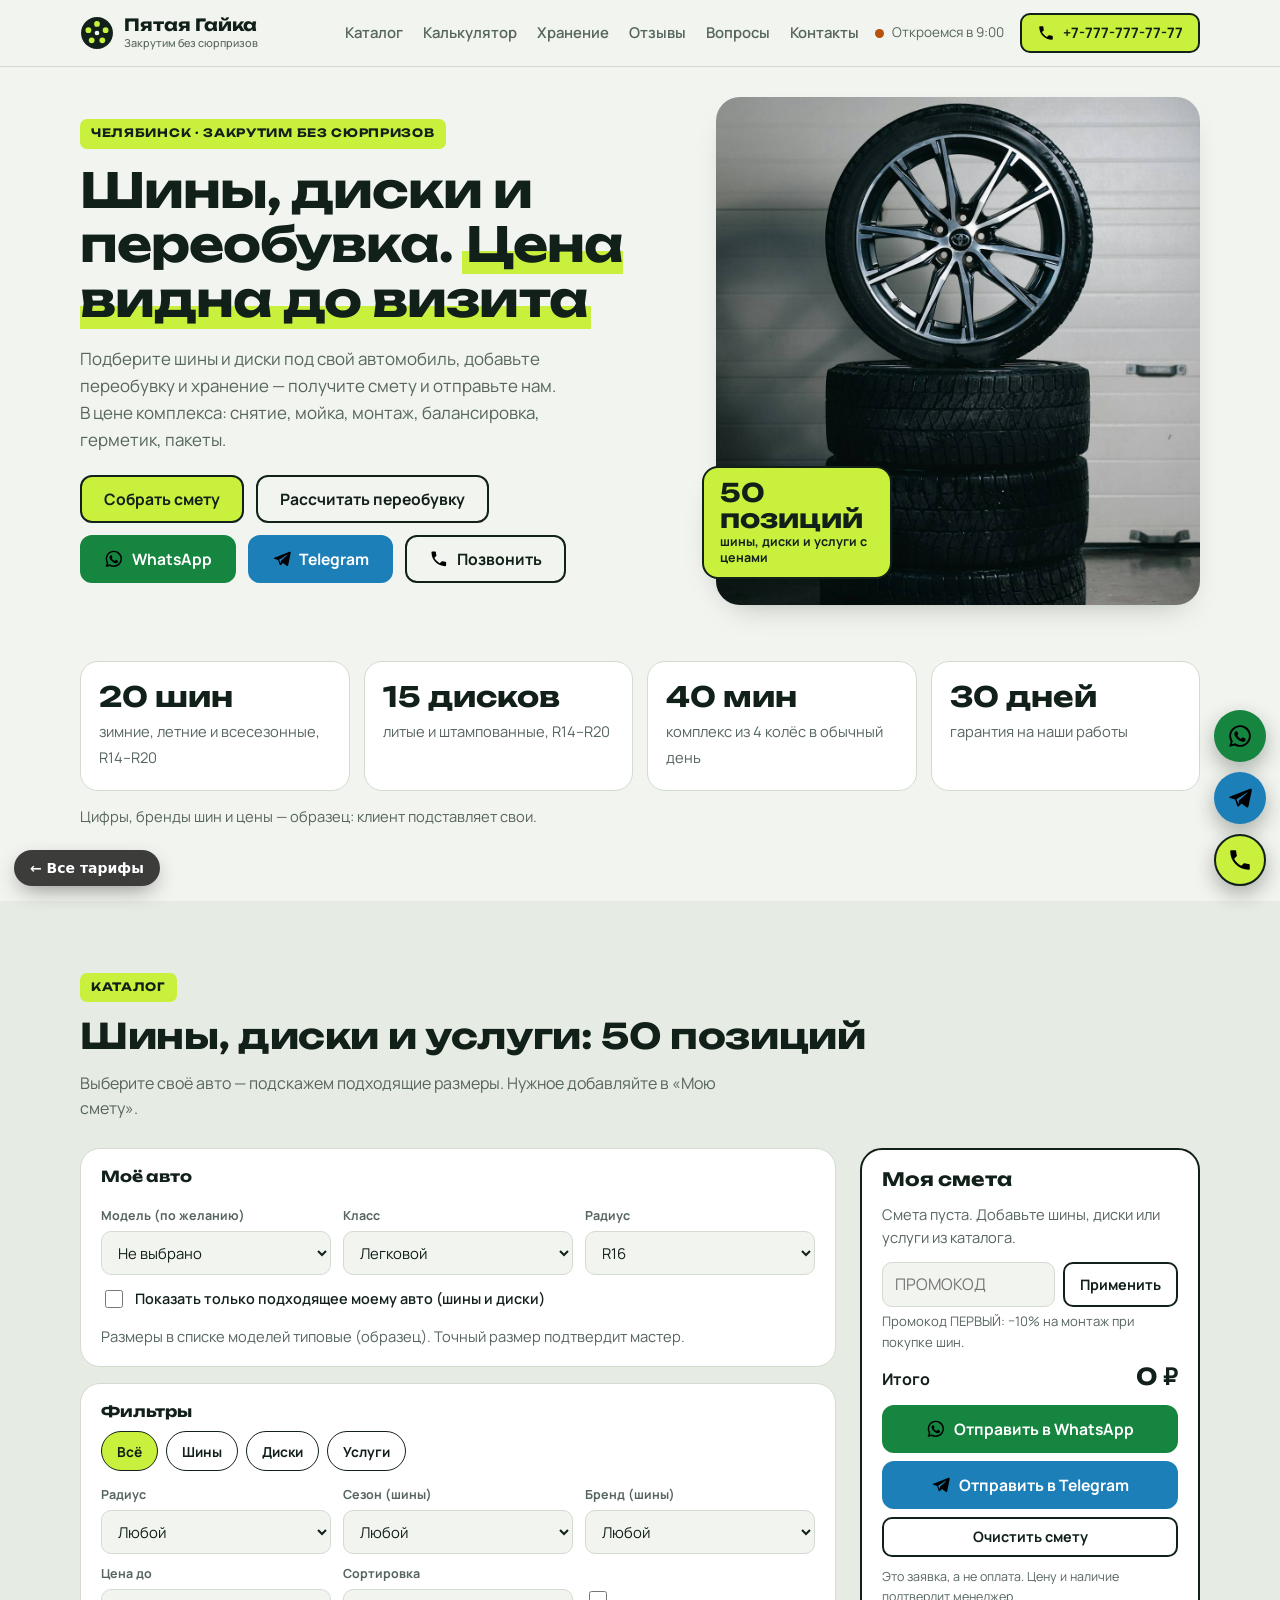
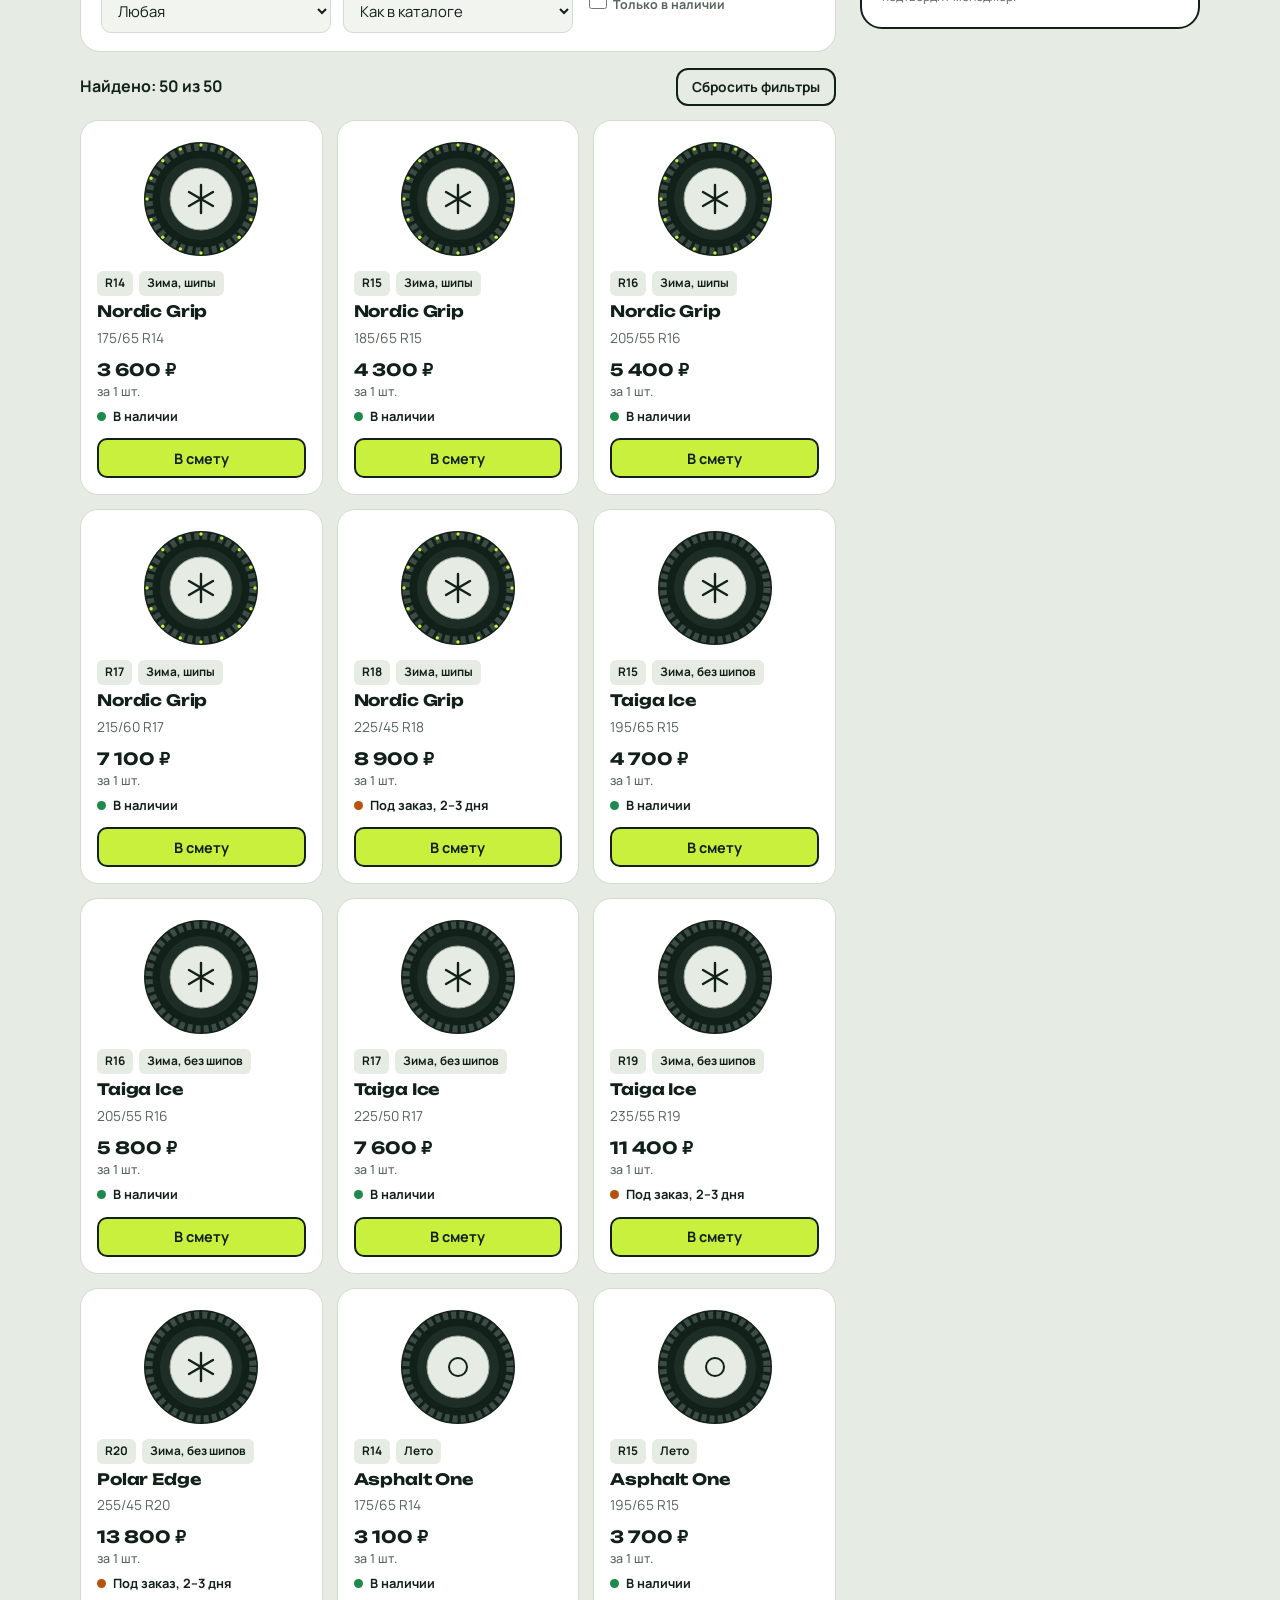
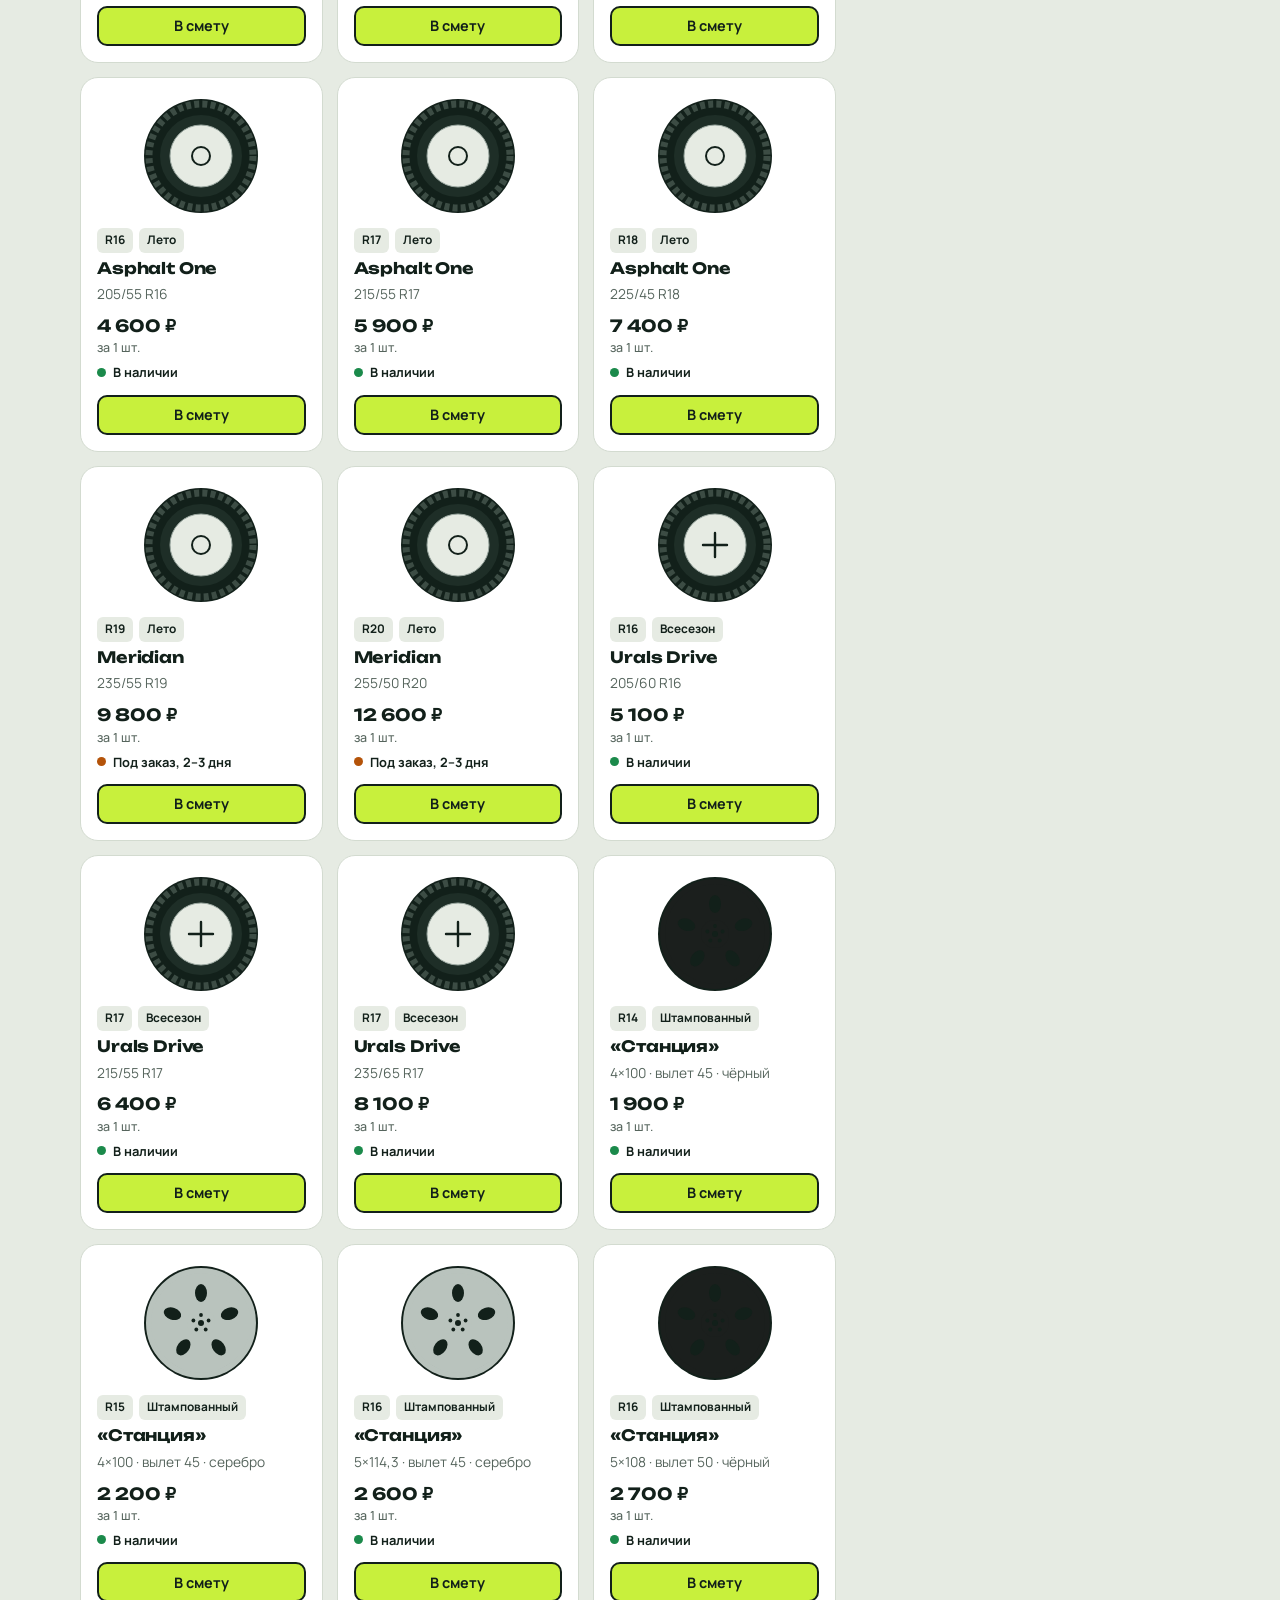
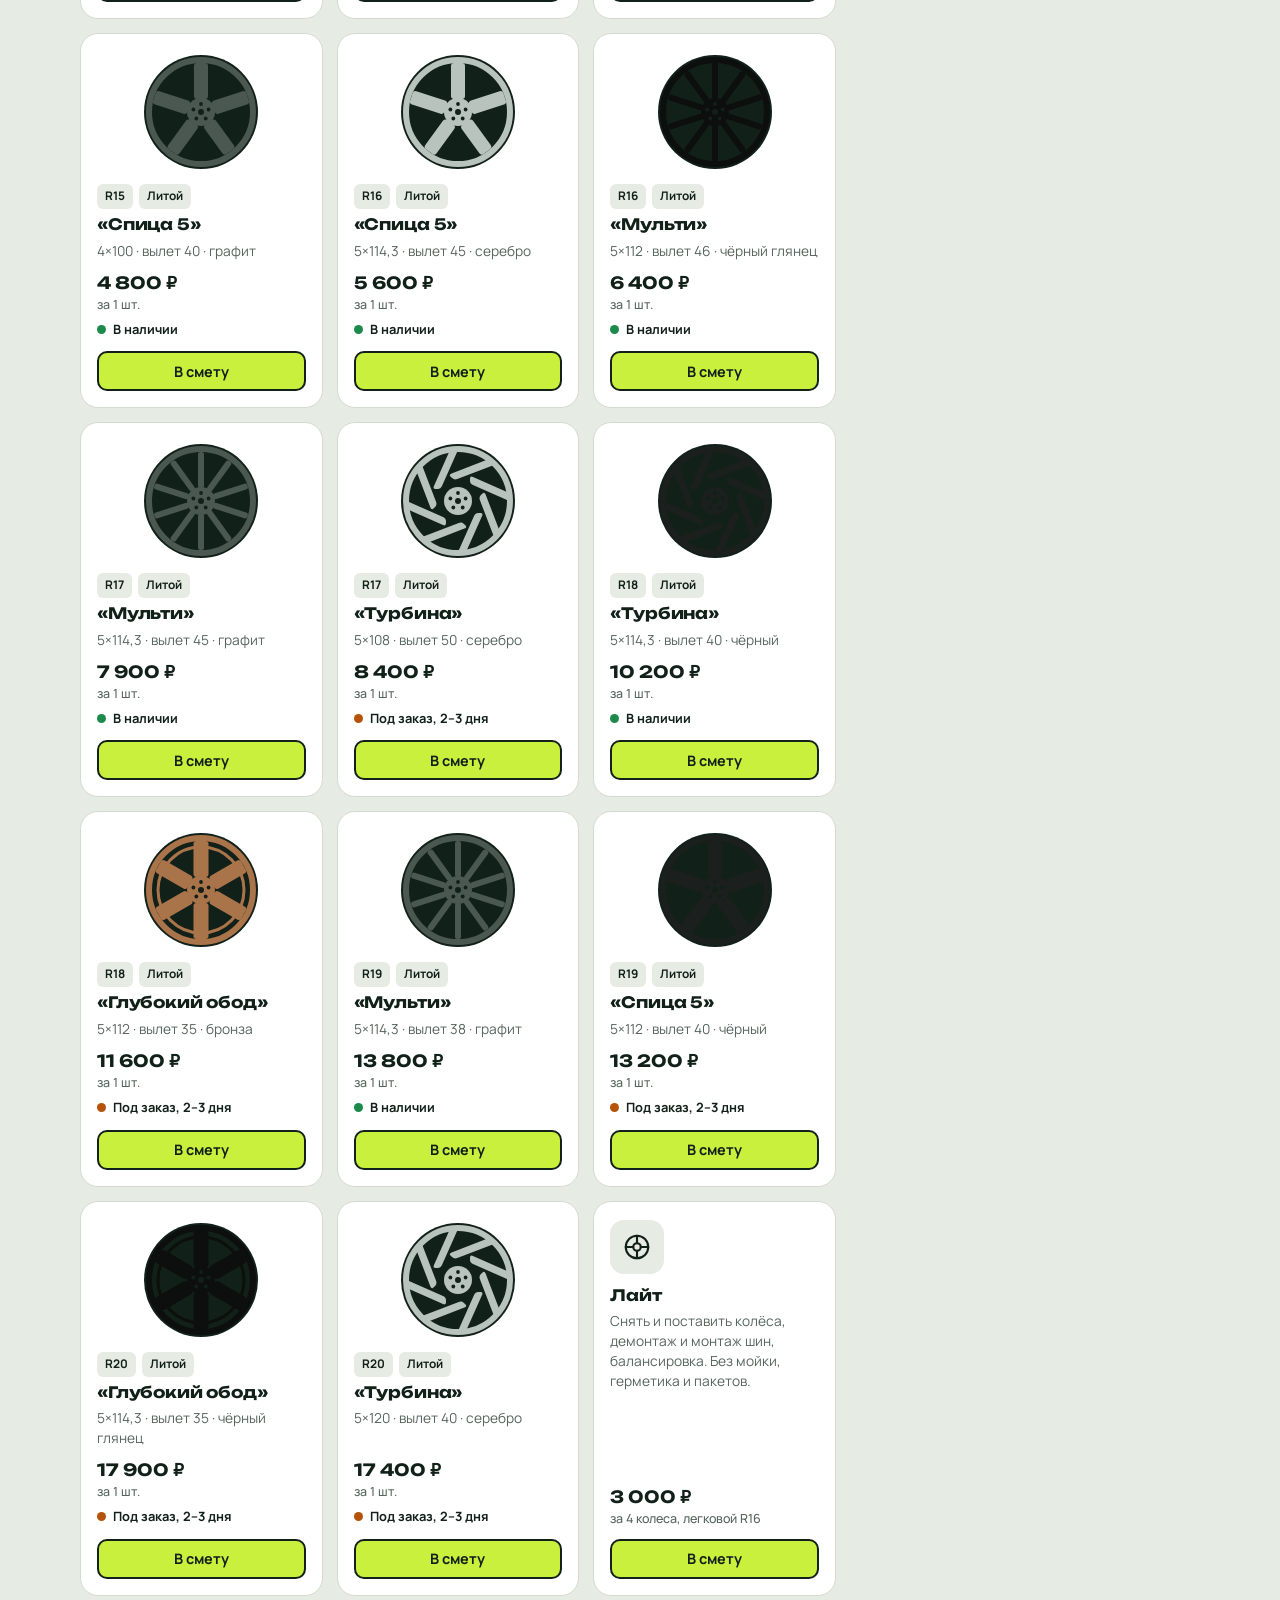
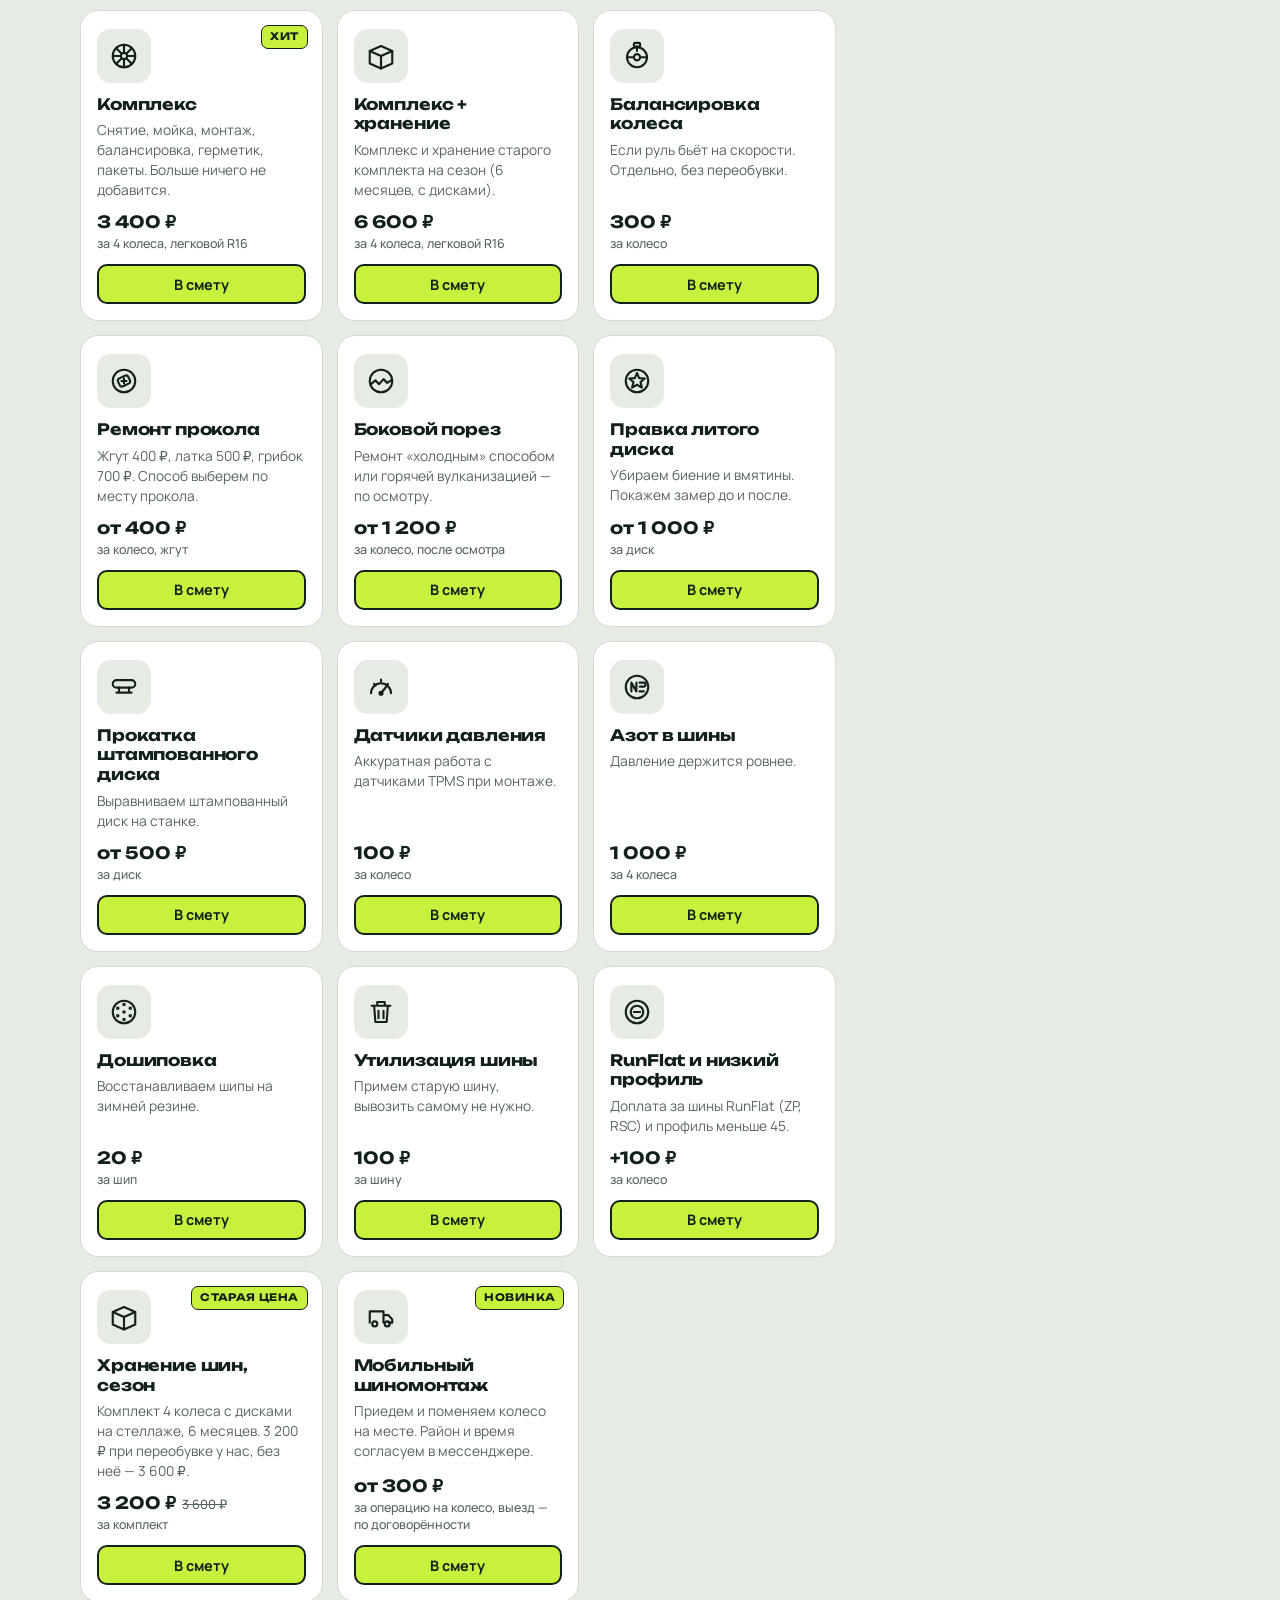
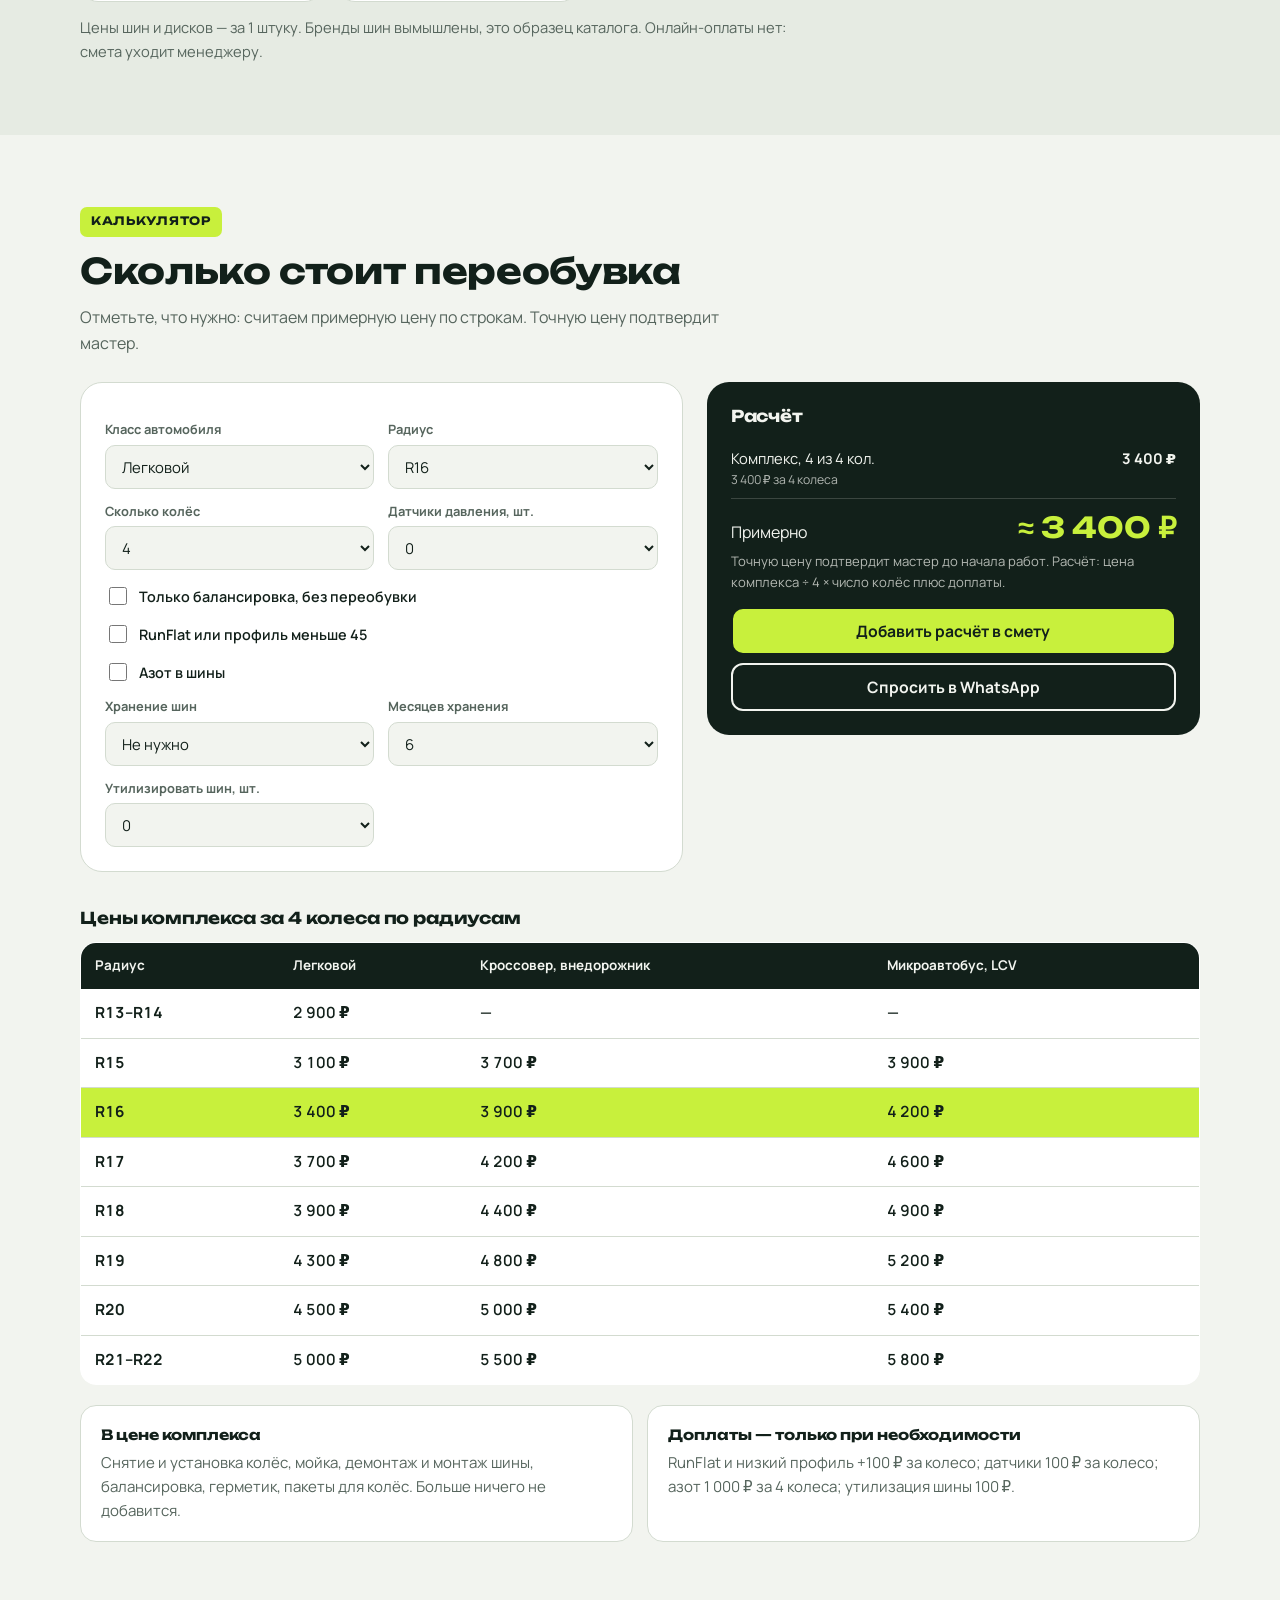
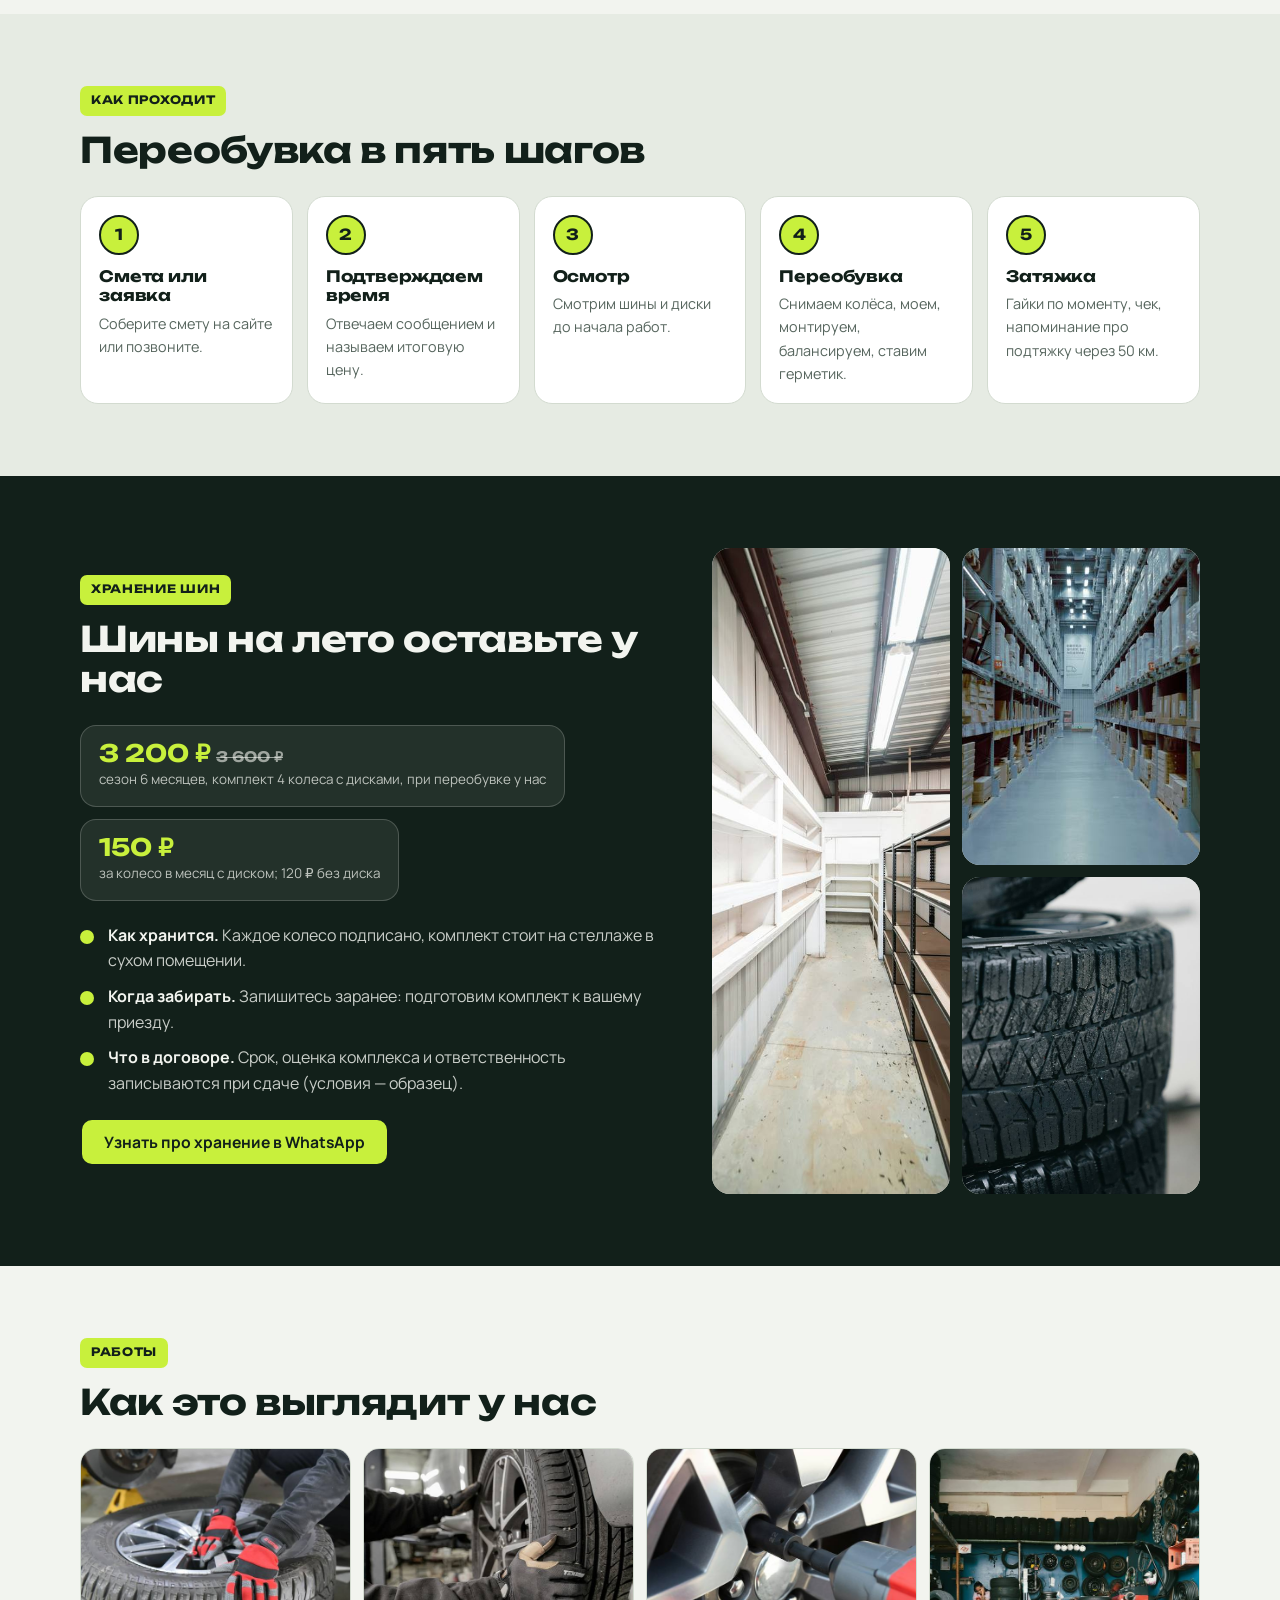
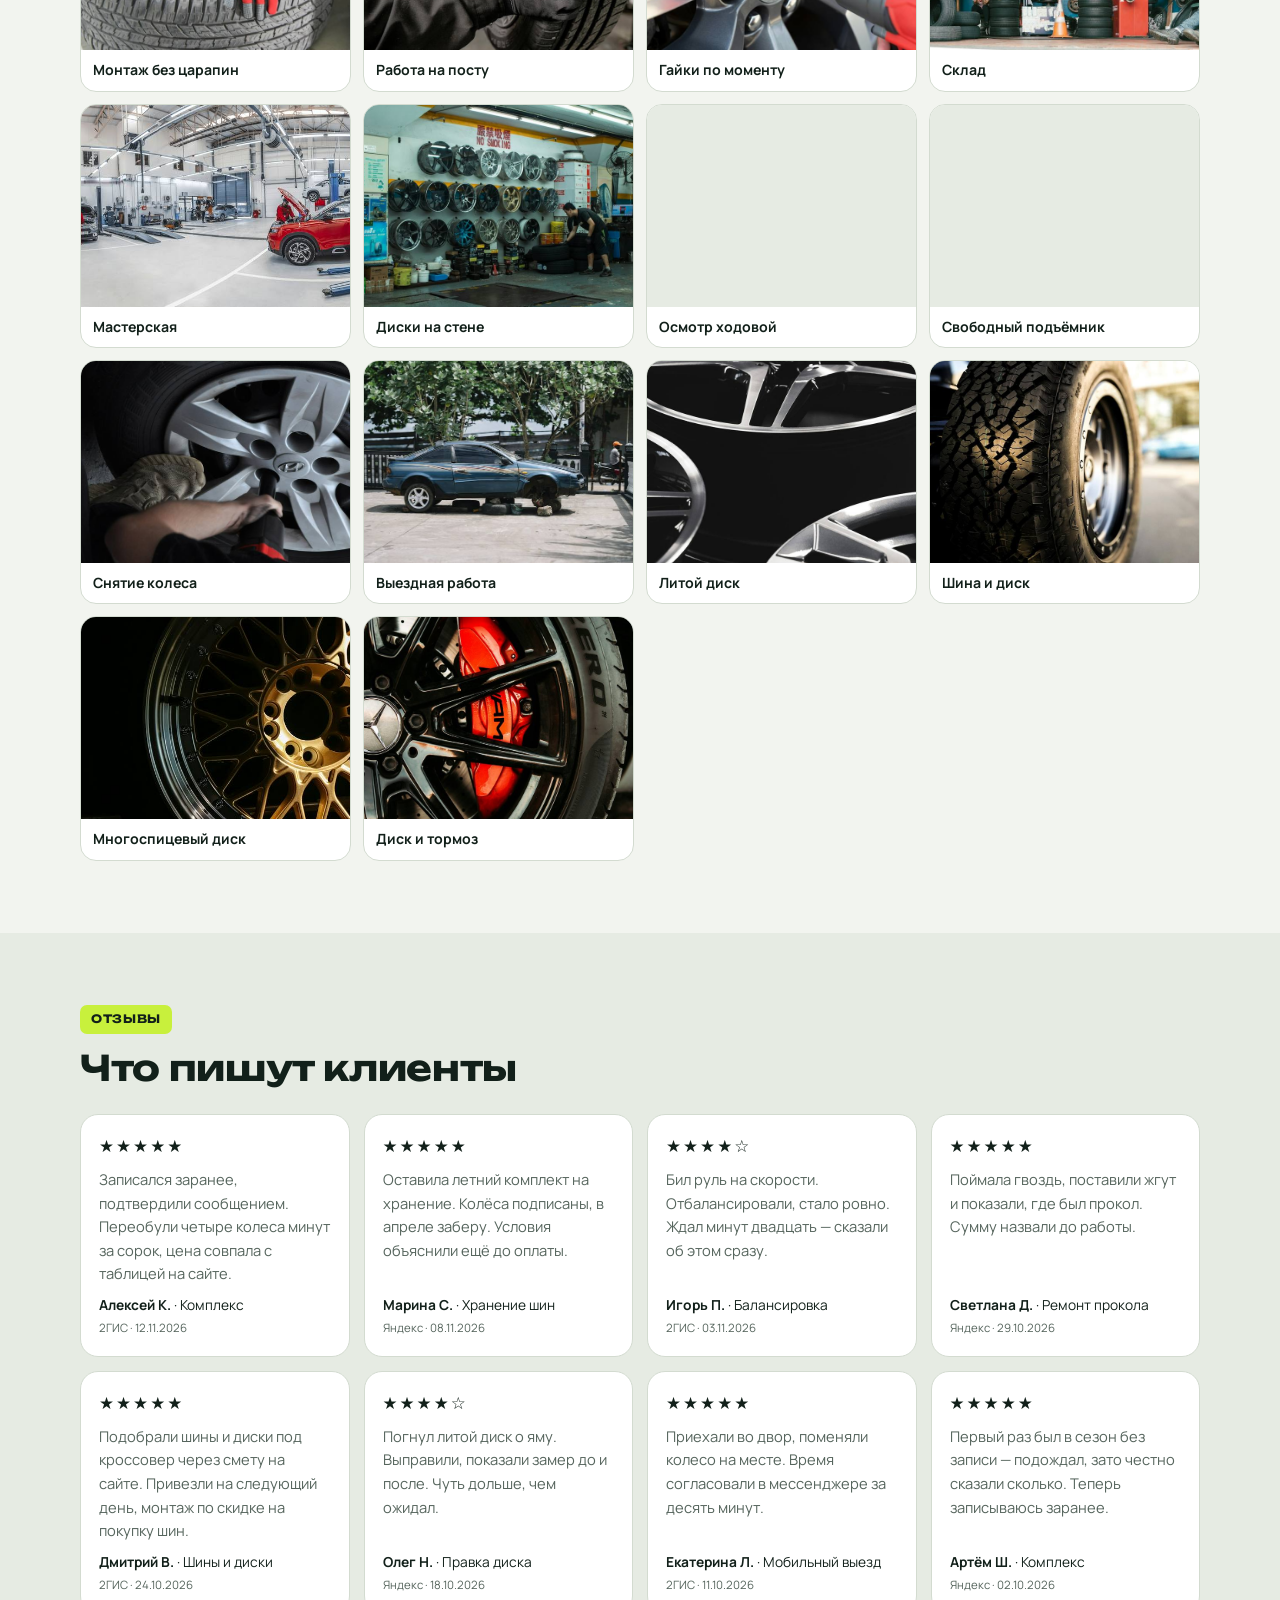
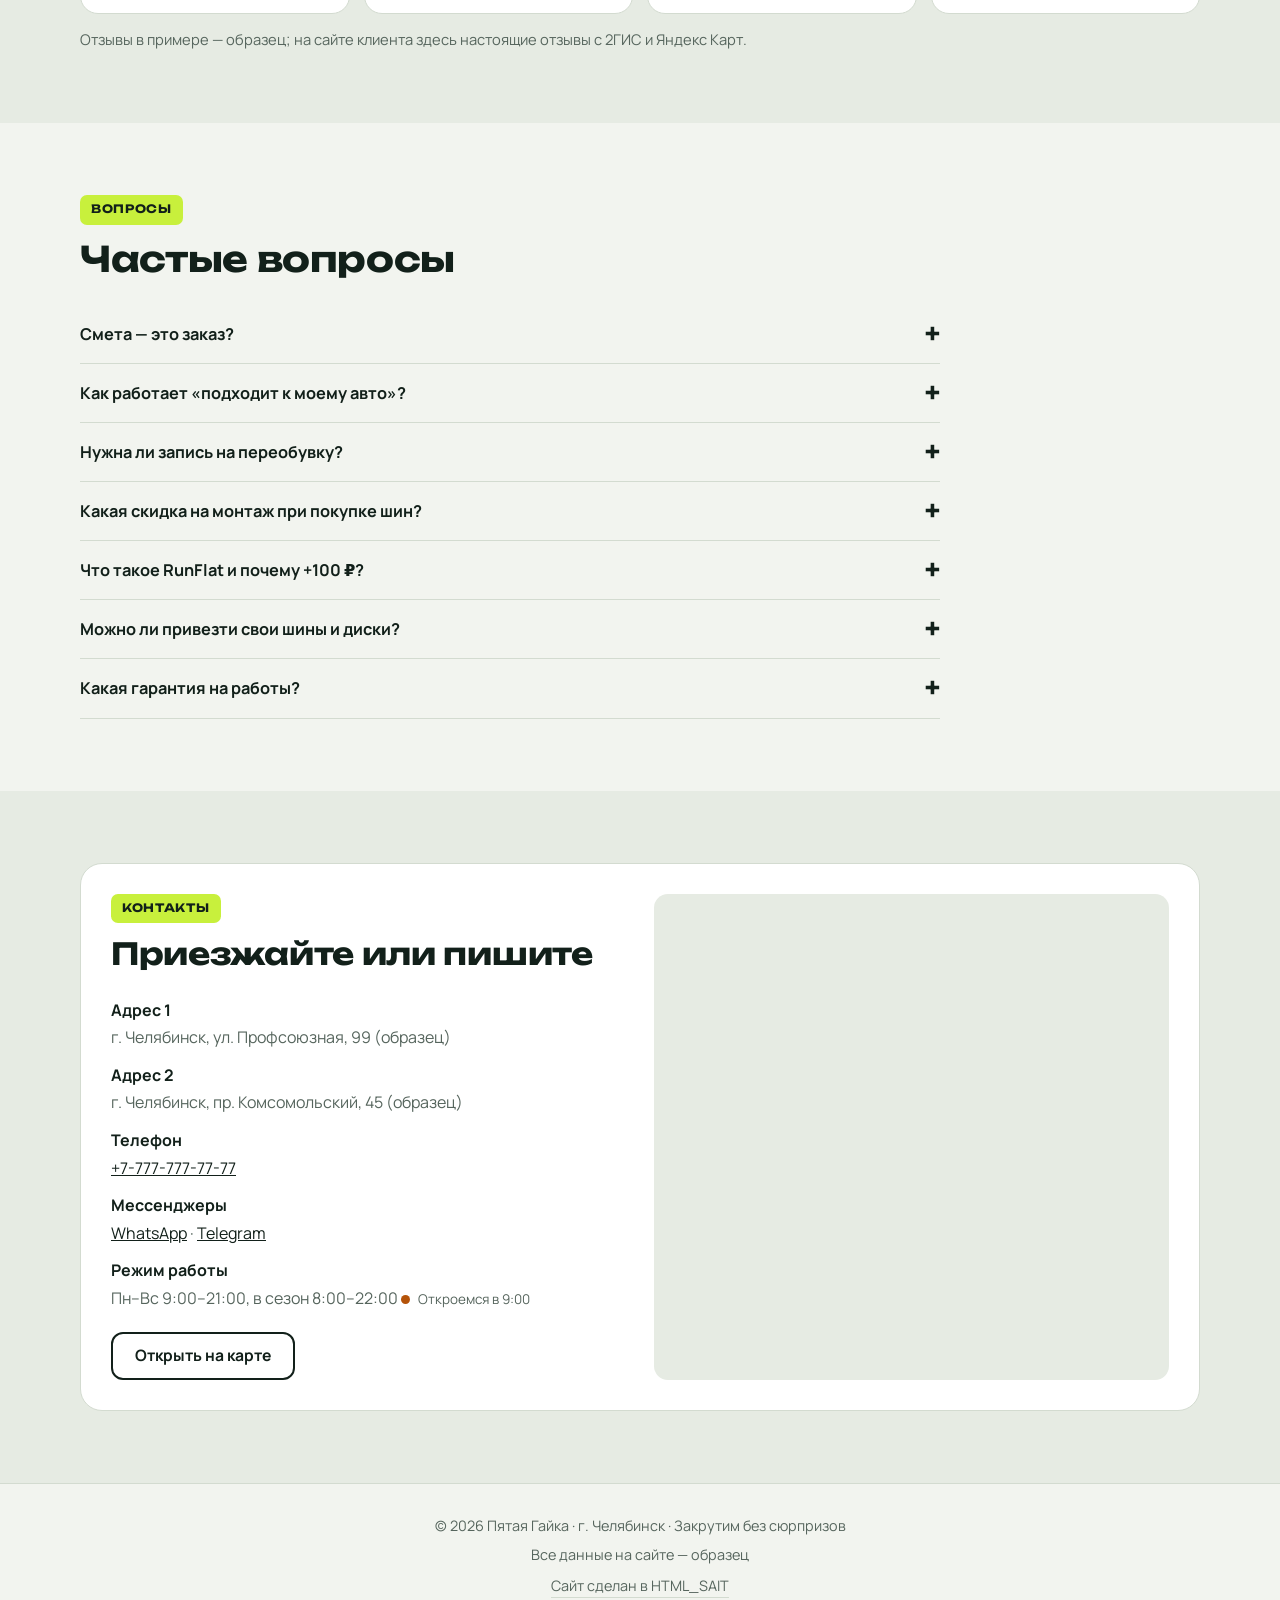
<file: 3-magazin/index.html>
<!DOCTYPE html>
<html lang="ru">
<head>
<meta charset="UTF-8">
<meta name="viewport" content="width=device-width, initial-scale=1">
<meta name="robots" content="noindex, nofollow">
<title>Пятая Гайка — шины, диски и шиномонтаж в Челябинске: каталог и смета</title>
<meta name="description" content="Шиномонтаж в Челябинске: каталог шин, дисков и услуг с фильтрами, «Моя смета», калькулятор переобувки, хранение шин. Отправьте смету в WhatsApp или Telegram.">
<meta property="og:type" content="website">
<meta property="og:title" content="Пятая Гайка — шины, диски и шиномонтаж в Челябинске: каталог и смета">
<meta property="og:description" content="Шиномонтаж в Челябинске: каталог шин, дисков и услуг с фильтрами, «Моя смета», калькулятор переобувки, хранение шин. Отправьте смету в WhatsApp или Telegram.">
<meta property="og:image" content="img/1760836395760-9831facb4754.jpg">
<link href="fonts/fonts.css" rel="stylesheet">
<!-- Яндекс Метрика: вставьте сюда код счётчика клиента -->
<script>document.documentElement.className+=" js"</script>
<style>
:root{--bg:#F2F4EF;--bg2:#E6EBE3;--card:#FFFFFF;--ink:#12201A;--mute:#56655D;--acc:#C8F03C;--acc-ink:#12201A;--line:#D3DBD0;--ok:#1B8A4B;--warn:#B45309;--wa:#16853F;--tg:#1C7FB8;--shadow:0 14px 32px -18px rgba(18,32,26,.35)}
*{box-sizing:border-box}
html{scroll-behavior:smooth;scroll-padding-top:76px;-webkit-text-size-adjust:100%}
body{margin:0;background:var(--bg);color:var(--ink);font:16px/1.6 Manrope,system-ui,-apple-system,"Segoe UI",Roboto,sans-serif;overflow-x:hidden}
h1,h2,h3{font-family:Unbounded,Manrope,system-ui,sans-serif;font-weight:700;line-height:1.14;margin:0;letter-spacing:-.01em;overflow-wrap:break-word}
p{margin:0}
a{color:inherit}
img,svg{max-width:100%}
[hidden]{display:none!important}
.wr{max-width:1160px;margin:0 auto;padding:0 20px}
.sprite{position:absolute;width:0;height:0;overflow:hidden}
.ic{width:1.25em;height:1.25em;flex:none}
.sec{padding:72px 0}
.sec.alt{background:var(--bg2)}
.sec.dark{background:var(--ink);color:var(--bg)}
.sec.dark .lead,.sec.dark small{color:rgba(242,244,239,.74)}
.kick{display:inline-block;background:var(--acc);color:var(--acc-ink);font:700 .72rem/1.35 Unbounded,Manrope,sans-serif;letter-spacing:.06em;text-transform:uppercase;padding:7px 11px;border-radius:7px;margin-bottom:14px}
h2{font-size:clamp(1.4rem,3.4vw,2.2rem);margin-bottom:26px;max-width:28ch}
h3{font-size:1.02rem;line-height:1.25}
.lead{color:var(--mute);max-width:64ch;margin:-12px 0 26px}
.mk{background:linear-gradient(transparent 62%,var(--acc) 62%);padding:0 .08em}
:focus-visible{outline:3px solid var(--ink);outline-offset:2px}
.sec.dark :focus-visible{outline-color:var(--acc)}
.btn{display:inline-flex;align-items:center;justify-content:center;gap:8px;min-height:48px;padding:12px 22px;border-radius:12px;border:2px solid var(--ink);background:var(--acc);color:var(--acc-ink);font:700 .98rem/1.2 Manrope,system-ui,sans-serif;text-decoration:none;cursor:pointer;transition:transform .2s,box-shadow .2s}
.btn:hover{transform:translateY(-2px);box-shadow:0 10px 20px -12px var(--ink)}
.btn.ghost{background:transparent;color:var(--ink)}
.btn.wa{background:var(--wa);border-color:var(--wa);color:#fff}
.btn.tg{background:var(--tg);border-color:var(--tg);color:#fff}
.btn.sm{min-height:40px;padding:8px 15px;font-size:.9rem;border-radius:10px}
.btn.block{width:100%}
.sec.dark .btn.ghost{color:var(--bg);border-color:var(--bg)}
.btns{display:flex;flex-wrap:wrap;gap:12px}
.nav{position:sticky;top:0;z-index:40;background:rgba(242,244,239,.96);-webkit-backdrop-filter:blur(8px);backdrop-filter:blur(8px);border-bottom:1px solid var(--line)}
.nav .wr{display:flex;align-items:center;gap:16px;min-height:66px}
.logo{display:flex;align-items:center;gap:10px;font:700 1.05rem/1 Unbounded,sans-serif;text-decoration:none;margin-right:auto;white-space:nowrap}
.logo svg{width:34px;height:34px}
.logo small{display:block;font:500 .68rem/1.2 Manrope,sans-serif;color:var(--mute);margin-top:3px;letter-spacing:0}
.menu ul{display:flex;gap:20px;list-style:none;margin:0;padding:0}
.menu a{text-decoration:none;font-weight:600;color:var(--mute);font-size:.93rem}
.menu a:hover{color:var(--ink);text-decoration:underline;text-decoration-color:var(--acc);text-decoration-thickness:3px;text-underline-offset:5px}
.nav-toggle{position:absolute;opacity:0;pointer-events:none}
.burger{display:none;width:44px;height:44px;border:2px solid var(--ink);border-radius:12px;cursor:pointer;place-items:center}
.burger i,.burger i:before,.burger i:after{display:block;width:18px;height:2px;background:var(--ink);position:relative;content:""}
.burger i:before{position:absolute;top:-6px}.burger i:after{position:absolute;top:6px}
.nav-toggle:focus-visible~.burger{outline:3px solid var(--ink);outline-offset:2px}
.open{display:inline-flex;align-items:center;gap:8px;font-size:.84rem;color:var(--mute);white-space:nowrap}
.open b{width:9px;height:9px;border-radius:50%;background:var(--ok);display:inline-block}
.open.closed b{background:var(--warn)}
.img{position:relative;overflow:hidden;background:var(--bg2)}
.img img,.img .ph{position:absolute;inset:0;width:100%;height:100%;object-fit:cover;display:block}
.ph svg{width:100%;height:100%;display:block}
.hero{padding:30px 0 56px}
.hero .wr{display:grid;grid-template-columns:1.1fr .9fr;gap:44px;align-items:center}
.hero h1{font-size:clamp(1.7rem,4.4vw,3rem);margin-bottom:18px;letter-spacing:-.02em}
.hero .sub{color:var(--mute);font-size:1.06rem;margin-bottom:22px;max-width:48ch}
.hero .pic{border-radius:24px;aspect-ratio:4/4.2;box-shadow:var(--shadow)}
.hero .pic-w{position:relative}
.sticker{position:absolute;left:-14px;bottom:26px;z-index:2;background:var(--acc);color:var(--acc-ink);border:2px solid var(--ink);border-radius:16px;padding:12px 16px;font:700 .78rem/1.25 Manrope,sans-serif;box-shadow:var(--shadow);max-width:190px}
.sticker b{display:block;font:700 1.6rem/1 Unbounded,sans-serif;margin-bottom:3px}
.anchor{display:flex;gap:14px;align-items:center;background:var(--card);border:1px solid var(--line);border-radius:14px;padding:14px 18px;margin-bottom:22px;max-width:540px}
.anchor b{font:700 1.4rem/1 Unbounded,sans-serif;white-space:nowrap}
.anchor span{color:var(--mute);font-size:.9rem;line-height:1.4}
.card{background:var(--card);border:1px solid var(--line);border-radius:18px}
.tw{overflow-x:auto;border-radius:16px}
.tbl{width:100%;border-collapse:collapse;background:var(--card);border:1px solid var(--line);border-radius:16px;overflow:hidden;font-variant-numeric:tabular-nums}
.tbl th,.tbl td{padding:12px 14px;text-align:left;border-bottom:1px solid var(--line);font-size:.96rem}
.tbl thead th{background:var(--ink);color:var(--bg);font-weight:700;font-size:.84rem}
.tbl tbody th{font-weight:700}
.tbl td{font-weight:600}
.tbl tr:last-child th,.tbl tr:last-child td{border-bottom:0}
.tbl tr.hl th,.tbl tr.hl td{background:var(--acc);color:var(--acc-ink)}
.note{color:var(--mute);font-size:.92rem;margin-top:14px;max-width:80ch}
.note b{color:var(--ink)}
.faq{max-width:860px}
.faq details{border-bottom:1px solid var(--line);padding:16px 0}
.faq summary{cursor:pointer;font-weight:700;font-size:1.02rem;list-style:none;display:flex;justify-content:space-between;gap:20px}
.faq summary::-webkit-details-marker{display:none}
.faq summary:after{content:"+";font:700 1.5rem/1 Unbounded,sans-serif;flex:none;transition:transform .25s}
.faq details[open] summary:after{transform:rotate(45deg)}
.faq p{color:var(--mute);margin:10px 0 0;max-width:70ch}
.form{background:var(--card);border:1px solid var(--line);border-radius:22px;padding:28px}
.form h3{font-size:1.15rem;margin-bottom:6px}
.form>p{color:var(--mute);margin:0 0 8px}
.form label{display:block;font-size:.85rem;font-weight:600;color:var(--mute);margin:12px 0 6px}
.form input[type=text],.form input[type=tel],.form input[type=date],.form input[type=number],.form select,.form textarea{width:100%;padding:12px 14px;border-radius:12px;border:1.5px solid var(--line);background:var(--bg);color:var(--ink);font:inherit}
.form .two{display:grid;grid-template-columns:1fr 1fr;gap:0 14px}
.form .chk{display:flex;gap:10px;align-items:flex-start;font-size:.82rem;color:var(--mute);font-weight:500;margin:16px 0 0}
.form .chk input{margin-top:3px;width:18px;height:18px;flex:none;accent-color:var(--ink)}
.form .chk a{color:var(--ink)}
.form .err{color:#B91C1C;font-size:.85rem;font-weight:600;margin-top:10px;min-height:1.2em}
.form .ok{display:none;margin-top:12px;font-weight:700;background:var(--acc);color:var(--acc-ink);padding:10px 14px;border-radius:10px}
.form .btns{margin-top:16px}
.ct{display:grid;grid-template-columns:1fr 1fr;gap:28px;background:var(--card);border:1px solid var(--line);border-radius:22px;padding:30px}
.ct>*{min-width:0}
.ct dl{margin:0 0 20px}
.ct dt{font-weight:700;margin-top:12px}
.ct dt:first-child{margin-top:0}
.ct dd{margin:2px 0 0;color:var(--mute)}
.ct dd a{color:var(--ink)}
.ct iframe{width:100%;height:100%;min-height:320px;border:0;border-radius:14px;background:var(--bg2)}
footer{border-top:1px solid var(--line);padding:30px 20px 110px;text-align:center;color:var(--mute);font-size:.9rem}
footer p+p{margin-top:6px}
footer .made{display:inline-block;margin-top:8px;color:var(--mute);text-decoration:none;border-bottom:1px solid var(--line)}
footer .made:hover{color:var(--ink);border-color:var(--acc);border-bottom-width:3px}
.pol{max-width:70ch;margin:12px auto 0;text-align:left;font-size:.84rem}
.pol summary{cursor:pointer;text-align:center;color:var(--mute);text-decoration:underline}
.pol p{margin-top:8px}
.float{position:fixed;right:14px;bottom:calc(14px + env(safe-area-inset-bottom,0px));display:flex;flex-direction:column;gap:10px;z-index:35}
.float a{width:52px;height:52px;border-radius:50%;display:grid;place-items:center;color:#fff;text-decoration:none;box-shadow:0 8px 20px rgba(18,32,26,.32)}
.float .ic{width:26px;height:26px}
.float .w{background:var(--wa)}.float .t{background:var(--tg)}.float .p{background:var(--acc);color:var(--acc-ink);border:2px solid var(--ink)}
.js .rv{opacity:0;transform:translateY(18px);transition:opacity .7s,transform .7s cubic-bezier(.2,.8,.2,1)}
.js .rv.in{opacity:1;transform:none}
@media(prefers-reduced-motion:reduce){.js .rv{opacity:1;transform:none;transition:none}html{scroll-behavior:auto}.btn,.btn:hover{transition:none;transform:none}}
@media(max-width:1000px){.burger{display:grid}.menu{display:none;position:absolute;left:0;right:0;top:100%;background:var(--bg);border-bottom:1px solid var(--line);padding:8px 20px 16px}.nav-toggle:checked~.menu{display:block}.menu ul{flex-direction:column;gap:0}.menu li a{display:block;padding:12px 0;border-bottom:1px solid var(--line);font-size:1rem}.nav .open{display:none}}
@media(max-width:860px){.hero .wr{grid-template-columns:1fr;gap:26px}.hero .pic{aspect-ratio:16/11}.sticker{left:10px}.ct{grid-template-columns:1fr;padding:22px}}
@media(max-width:600px){.sec{padding:52px 0}.form{padding:20px}.form .two{grid-template-columns:1fr}.btns .btn{flex:1 1 auto}.logo small{display:none}}
@media(max-width:400px){.nav .btn span{display:none}.nav .btn{padding:8px 12px}.logo{font-size:.95rem}}

.nums{display:grid;grid-template-columns:repeat(4,1fr);gap:14px}
.nums div{background:var(--card);border:1px solid var(--line);border-radius:18px;padding:20px 18px}
.nums b{display:block;font:700 1.75rem/1.1 Unbounded,sans-serif;margin-bottom:6px}
.nums span{color:var(--mute);font-size:.92rem}
.heroC .pic-w{position:relative}
.shop{display:grid;grid-template-columns:minmax(0,1fr) 340px;gap:24px;align-items:start}
.panel{background:var(--card);border:1px solid var(--line);border-radius:20px;padding:18px 20px;margin-bottom:16px}
.panel h3{font-size:.95rem;margin-bottom:10px}
.fg{display:grid;grid-template-columns:repeat(3,1fr);gap:0 12px}
.fg label,.fl label{display:block;font-size:.78rem;font-weight:700;color:var(--mute);margin:10px 0 5px}
.fg select,.fl select,.fl input[type=number],.fc select,.fc input[type=number]{width:100%;padding:10px 12px;border-radius:10px;border:1.5px solid var(--line);background:var(--bg);color:var(--ink);font:inherit;font-size:.93rem}
.chk2{display:flex;gap:9px;align-items:center;font-size:.9rem;font-weight:600;margin-top:12px}
.chk2 input{width:18px;height:18px;accent-color:var(--ink)}
.chips{display:flex;flex-wrap:wrap;gap:8px;margin:2px 0 4px}
.chips button{font:700 .86rem Manrope,sans-serif;padding:8px 15px;border-radius:999px;border:1.5px solid var(--ink);background:transparent;color:var(--ink);cursor:pointer;min-height:40px}
.chips button[aria-pressed=true]{background:var(--acc)}
.fl{display:grid;grid-template-columns:repeat(3,1fr);gap:0 12px}
.bar{display:flex;flex-wrap:wrap;gap:10px;align-items:center;justify-content:space-between;margin:2px 0 14px}
.bar .cnt{font-weight:700}
.bar .btn{min-height:38px;padding:6px 14px;font-size:.86rem}
.grid{display:grid;grid-template-columns:repeat(3,1fr);gap:14px;list-style:none;margin:0;padding:0}
.pc{position:relative;background:var(--card);border:1px solid var(--line);border-radius:18px;padding:16px;display:flex;flex-direction:column;gap:6px}
.pc .pi{width:100%;max-width:120px;height:auto;margin:2px auto 6px;display:block}
.pc .i{width:54px;height:54px;border-radius:14px;background:var(--bg2);display:grid;place-items:center;margin:2px 0 6px}
.pc .i .ic{width:30px;height:30px}
.pc .tags{display:flex;gap:6px;flex-wrap:wrap}
.pc .tags span{background:var(--bg2);border-radius:6px;padding:3px 8px;font-size:.74rem;font-weight:700}
.pc h3{font-size:.98rem}
.pc .sp{color:var(--mute);font-size:.86rem;line-height:1.45}
.pc .pr{margin-top:auto;padding-top:6px;font:700 1.05rem/1.2 Unbounded,sans-serif}
.pc .pr s{font:500 .8rem Manrope,sans-serif;color:var(--mute);margin-left:6px}
.pc .pr i{display:block;margin-top:3px;font:500 .78rem Manrope,sans-serif;font-style:normal;color:var(--mute)}
.stk{font-size:.8rem;font-weight:700;display:flex;align-items:center;gap:7px}
.stk:before{content:"";width:9px;height:9px;border-radius:50%;background:var(--ok)}
.stk.order:before{background:var(--warn)}
.pc .btn{margin-top:6px}
.pc .btn.on{background:var(--ink);color:var(--bg)}
.bdg{position:absolute;top:14px;right:14px;font:700 .64rem/1 Unbounded,sans-serif;letter-spacing:.04em;text-transform:uppercase;padding:6px 8px;border-radius:7px;background:var(--acc);color:var(--acc-ink);border:1.5px solid var(--ink)}
.t0{fill:#12201A}.t1{fill:none;stroke:#3C4C44;stroke-width:7;stroke-dasharray:5 3.2}.t2{fill:#1E2E27}.t3{fill:#E6EBE3;stroke:#9AA7A0;stroke-width:1}
.sd{fill:#C8F03C}.sn{stroke:#12201A;stroke-width:2.4;stroke-linecap:round;fill:none}.sn2{fill:none;stroke:#12201A;stroke-width:2}
.d0{fill:#12201A}.d1{fill:none;stroke-width:6}.hl{fill:#12201A}.lg{fill:#12201A}
.cart{position:sticky;top:82px;background:var(--card);border:2px solid var(--ink);border-radius:22px;padding:20px;max-height:calc(100vh - 100px);overflow:auto}
.cart h2{font-size:1.15rem;margin:0 0 12px;max-width:none}
.cart ul{list-style:none;margin:0 0 12px;padding:0;display:grid;gap:10px}
.cart li{display:grid;grid-template-columns:1fr auto;gap:4px 10px;padding-bottom:10px;border-bottom:1px solid var(--line);font-size:.88rem}
.cart li .n{font-weight:700;line-height:1.3}
.cart li .n small{display:block;font-weight:500;color:var(--mute)}
.cart .q{display:flex;align-items:center;gap:6px;grid-column:1}
.cart .q button{width:30px;height:30px;border-radius:8px;border:1.5px solid var(--ink);background:var(--bg);font:700 1rem/1 Manrope,sans-serif;cursor:pointer}
.cart .q b{min-width:26px;text-align:center}
.cart .s{font-weight:800;text-align:right;white-space:nowrap}
.cart .x{grid-column:2;grid-row:2;justify-self:end;background:none;border:0;color:var(--mute);cursor:pointer;font-size:.8rem;text-decoration:underline;padding:4px}
.cart .empty{color:var(--mute);font-size:.92rem}
.cart .promo{display:flex;gap:8px;margin:10px 0 4px}
.cart .promo input{flex:1;min-width:0;padding:9px 12px;border-radius:10px;border:1.5px solid var(--line);background:var(--bg);color:var(--ink);font:inherit;text-transform:uppercase}
.cart .pm{font-size:.82rem;color:var(--mute);min-height:1.2em}
.cart .tot{display:flex;justify-content:space-between;align-items:baseline;margin:12px 0;font-weight:700}
.cart .tot b{font:700 1.45rem/1 Unbounded,sans-serif}
.cart .tot.d{color:var(--ok);margin:4px 0}
.cart .btns{display:grid;gap:8px}
.cart .nt{font-size:.78rem;color:var(--mute);margin-top:10px}
.sbar{position:fixed;left:14px;bottom:calc(66px + env(safe-area-inset-bottom,0px));z-index:34;background:var(--ink);color:var(--bg);border-radius:999px;padding:11px 16px;font:700 .86rem/1 Manrope,sans-serif;text-decoration:none;box-shadow:0 8px 22px -6px rgba(0,0,0,.5);display:inline-flex;gap:8px;align-items:center}
.sbar b{color:var(--acc)}
@media(min-width:1001px){.sbar{display:none}}
.calc{display:grid;grid-template-columns:1.1fr .9fr;gap:24px;align-items:start}
.calc>*{min-width:0}
.fc{background:var(--card);border:1px solid var(--line);border-radius:22px;padding:24px}
.fc .g2{display:grid;grid-template-columns:1fr 1fr;gap:0 14px}
.fc label.l{display:block;font-size:.8rem;font-weight:700;color:var(--mute);margin:12px 0 5px}
.fc .chk2{margin-top:14px}
.out{background:var(--ink);color:var(--bg);border-radius:22px;padding:24px;position:sticky;top:84px}
.out h3{margin-bottom:12px}
.out table{width:100%;border-collapse:collapse;font-size:.92rem}
.out td{padding:8px 0;border-bottom:1px solid rgba(242,244,239,.18);vertical-align:top}
.out td:last-child{text-align:right;white-space:nowrap;font-weight:700;padding-left:12px}
.out small{color:rgba(242,244,239,.7);display:block}
.out .big{display:flex;justify-content:space-between;align-items:baseline;margin:14px 0 6px}
.out .big b{font:700 1.8rem/1 Unbounded,sans-serif;color:var(--acc)}
.out .nt{font-size:.82rem;color:rgba(242,244,239,.72);margin-bottom:14px}
.out .btns{display:grid;gap:8px}
.out .btn.ghost{color:var(--bg);border-color:var(--bg)}
.plist{display:grid;grid-template-columns:1fr 1fr;gap:14px;margin-top:20px}
.plist div{background:var(--card);border:1px solid var(--line);border-radius:16px;padding:18px 20px;color:var(--mute);font-size:.94rem}
.plist b{display:block;color:var(--ink);margin-bottom:4px;font-family:Unbounded,sans-serif;font-size:.88rem}
.stor{display:grid;grid-template-columns:1.1fr .9fr;gap:36px;align-items:center}
.stor h2{max-width:20ch}
.stor ul{list-style:none;margin:0 0 22px;padding:0;display:grid;gap:10px}
.stor li{padding-left:28px;position:relative;color:rgba(242,244,239,.82)}
.stor li:before{content:"";position:absolute;left:0;top:.45em;width:14px;height:14px;border-radius:50%;background:var(--acc)}
.stor li b{color:var(--bg)}
.sp2{display:flex;flex-wrap:wrap;gap:12px;margin-bottom:22px}
.sp2 div{background:rgba(242,244,239,.08);border:1px solid rgba(242,244,239,.2);border-radius:16px;padding:14px 18px}
.sp2 b{display:block;font:700 1.5rem/1.1 Unbounded,sans-serif;color:var(--acc)}
.sp2 s{color:rgba(242,244,239,.6);font-size:.9rem;margin-left:6px}
.sp2 span{font-size:.84rem;color:rgba(242,244,239,.74)}
.sphotos{display:grid;grid-template-columns:1fr 1fr;gap:12px}
.sphotos .img{border-radius:18px;aspect-ratio:3/4}
.sphotos .img:first-child{grid-row:span 2;aspect-ratio:auto;min-height:100%}
.steps{display:grid;grid-template-columns:repeat(5,1fr);gap:14px;list-style:none;margin:0;padding:0;counter-reset:s}
.steps li{counter-increment:s;background:var(--card);border:1px solid var(--line);border-radius:18px;padding:18px}
.steps li:before{content:counter(s);display:grid;place-items:center;width:36px;height:36px;border-radius:50%;background:var(--acc);border:2px solid var(--ink);font:700 .95rem Unbounded,sans-serif;margin-bottom:12px}
.steps h3{margin-bottom:6px;font-size:.98rem}
.steps p{color:var(--mute);font-size:.9rem}
.gal{display:grid;grid-template-columns:repeat(4,1fr);gap:12px}
.gal figure{margin:0;border-radius:16px;overflow:hidden;background:var(--card);border:1px solid var(--line)}
.gal .img{aspect-ratio:4/3}
.gal figcaption{padding:9px 12px;font-size:.88rem;font-weight:700}
.revs{display:grid;grid-template-columns:repeat(4,1fr);gap:14px}
.rev{background:var(--card);border:1px solid var(--line);border-radius:18px;padding:18px;display:flex;flex-direction:column;gap:8px;font-size:.92rem}
.rev .stars{color:var(--ink);font-size:1.05rem;letter-spacing:2px}
.rev p{color:var(--mute);flex:1}
.rev footer{border:0;padding:0;text-align:left;font-size:.86rem;color:var(--ink)}
.rev footer small{color:var(--mute)}
.ct h2{font-size:clamp(1.3rem,3vw,1.9rem)}
.mt12{margin-top:12px}
.chk2.low{margin-top:34px}
.subh{margin:36px 0 14px}
@media(max-width:1180px){.shop{grid-template-columns:minmax(0,1fr) 310px}.grid{grid-template-columns:1fr 1fr}}
@media(max-width:1000px){.shop{grid-template-columns:1fr}.cart{position:static;max-height:none}.steps{grid-template-columns:1fr 1fr 1fr}.gal{grid-template-columns:1fr 1fr 1fr}.revs{grid-template-columns:1fr 1fr}.nums{grid-template-columns:1fr 1fr}.grid{grid-template-columns:1fr 1fr 1fr}.calc{grid-template-columns:1fr}.out{position:static}}
@media(max-width:860px){.stor{grid-template-columns:1fr}.plist{grid-template-columns:1fr}}
@media(max-width:700px){.grid{grid-template-columns:1fr 1fr}.fg,.fl{grid-template-columns:1fr 1fr}}
@media(max-width:560px){.grid{grid-template-columns:1fr}.steps{grid-template-columns:1fr}.gal{grid-template-columns:1fr 1fr}.revs{grid-template-columns:1fr}}
@media(max-width:440px){.gal{grid-template-columns:1fr}.nums{grid-template-columns:1fr}.fg,.fl,.fc .g2{grid-template-columns:1fr}}

</style>
</head>
<body>
<a href="../index.html" class="tarify-back" aria-label="Вернуться ко всем тарифам" style="position:fixed;left:14px;bottom:calc(14px + env(safe-area-inset-bottom,0px));z-index:2147483000;display:inline-flex;align-items:center;gap:6px;padding:11px 16px;border-radius:999px;background:rgba(20,20,20,.82);color:#fff;font:600 14px/1 system-ui,-apple-system,'Segoe UI',Roboto,sans-serif;text-decoration:none;box-shadow:0 8px 22px -6px rgba(0,0,0,.45);-webkit-backdrop-filter:blur(6px);backdrop-filter:blur(6px)">← Все тарифы</a><script data-fp>(function(){try{var k="fp:"+location.pathname.split("/")[1],q=/[?&]from=portfolio(&|$)/.test(location.search);if(q)sessionStorage.setItem(k,"1");if(q||sessionStorage.getItem(k)){var b=document.querySelector(".tarify-back");if(b)b.style.display="none"}}catch(e){}})();</script>
<svg class="sprite" aria-hidden="true" focusable="false"><defs><symbol id="i-wheel" viewBox="0 0 24 24" fill="none" stroke="currentColor" stroke-width="1.7" stroke-linecap="round" stroke-linejoin="round"><circle cx="12" cy="12" r="9"/><circle cx="12" cy="12" r="3"/><path d="M12 3v6M12 15v6M3 12h6M15 12h6"/></symbol><symbol id="i-wheel2" viewBox="0 0 24 24" fill="none" stroke="currentColor" stroke-width="1.7" stroke-linecap="round" stroke-linejoin="round"><circle cx="12" cy="12" r="9"/><circle cx="12" cy="12" r="2.5"/><path d="M12 3v6.5M12 14.5V21M3 12h6.5M14.5 12H21M6 6l3.6 3.6M14.4 14.4 18 18M18 6l-3.6 3.6M9.6 14.4 6 18"/></symbol><symbol id="i-balance" viewBox="0 0 24 24" fill="none" stroke="currentColor" stroke-width="1.7" stroke-linecap="round" stroke-linejoin="round"><circle cx="12" cy="13" r="8"/><circle cx="12" cy="13" r="2.5"/><rect x="9.5" y="1.5" width="5" height="3" rx="1"/><path d="M12 4.5V8M5 13h4.5M14.5 13H19"/></symbol><symbol id="i-patch" viewBox="0 0 24 24" fill="none" stroke="currentColor" stroke-width="1.7" stroke-linecap="round" stroke-linejoin="round"><circle cx="12" cy="12" r="9"/><rect x="7.5" y="8.5" width="9" height="7" rx="2" transform="rotate(-25 12 12)"/><path d="M10 12h4M12 10v4"/></symbol><symbol id="i-cut" viewBox="0 0 24 24" fill="none" stroke="currentColor" stroke-width="1.7" stroke-linecap="round" stroke-linejoin="round"><circle cx="12" cy="12" r="9"/><path d="M4 14.5l3.5-3 3 3 3.5-4 3 3 3-2"/></symbol><symbol id="i-diskfix" viewBox="0 0 24 24" fill="none" stroke="currentColor" stroke-width="1.7" stroke-linecap="round" stroke-linejoin="round"><circle cx="12" cy="12" r="9"/><path d="M12 5.5l1.7 4.2 4.5.3-3.4 2.9 1.1 4.4L12 15l-3.9 2.3 1.1-4.4-3.4-2.9 4.5-.3z"/></symbol><symbol id="i-roll" viewBox="0 0 24 24" fill="none" stroke="currentColor" stroke-width="1.7" stroke-linecap="round" stroke-linejoin="round"><rect x="3" y="6.5" width="18" height="6" rx="3"/><path d="M6 16.5h12M8 12.5v4M16 12.5v4"/></symbol><symbol id="i-sensor" viewBox="0 0 24 24" fill="none" stroke="currentColor" stroke-width="1.7" stroke-linecap="round" stroke-linejoin="round"><path d="M4 17a8 8 0 1 1 16 0"/><path d="M12 17l4-5"/><circle cx="12" cy="17" r="1.2"/><path d="M6.5 9.5l1.2 1.2M17.5 9.5l-1.2 1.2M12 6v1.6"/></symbol><symbol id="i-n2" viewBox="0 0 24 24" fill="none" stroke="currentColor" stroke-width="1.7" stroke-linecap="round" stroke-linejoin="round"><circle cx="12" cy="12" r="9"/><path d="M7.5 15.5v-7l4 7v-7M14 8.5h3.2a1.6 1.6 0 0 1 0 3.2H14.2M14 15.5h3.4"/></symbol><symbol id="i-studs" viewBox="0 0 24 24" fill="none" stroke="currentColor" stroke-width="1.7" stroke-linecap="round" stroke-linejoin="round"><circle cx="12" cy="12" r="9"/><circle cx="12" cy="6" r=".6"/><circle cx="7" cy="9" r=".6"/><circle cx="17" cy="9" r=".6"/><circle cx="12" cy="12" r=".6"/><circle cx="7" cy="15" r=".6"/><circle cx="17" cy="15" r=".6"/><circle cx="12" cy="18" r=".6"/></symbol><symbol id="i-trash" viewBox="0 0 24 24" fill="none" stroke="currentColor" stroke-width="1.7" stroke-linecap="round" stroke-linejoin="round"><path d="M4.5 7h15M9 7V4h6v3M6.5 7l1 13h9l1-13M10 11v6M14 11v6"/></symbol><symbol id="i-box" viewBox="0 0 24 24" fill="none" stroke="currentColor" stroke-width="1.7" stroke-linecap="round" stroke-linejoin="round"><path d="M3 8l9-4 9 4v10l-9 4-9-4z"/><path d="M3 8l9 4 9-4M12 12v10"/></symbol><symbol id="i-van" viewBox="0 0 24 24" fill="none" stroke="currentColor" stroke-width="1.7" stroke-linecap="round" stroke-linejoin="round"><path d="M3 16.5V7.5h11v9M14 10.5h4l3 3.5v2.5h-3"/><circle cx="7" cy="17.5" r="2"/><circle cx="17" cy="17.5" r="2"/></symbol><symbol id="i-flat" viewBox="0 0 24 24" fill="none" stroke="currentColor" stroke-width="1.7" stroke-linecap="round" stroke-linejoin="round"><circle cx="12" cy="12" r="9"/><circle cx="12" cy="12" r="5"/><path d="M9.5 12h5"/></symbol><symbol id="i-tire" viewBox="0 0 24 24" fill="none" stroke="currentColor" stroke-width="1.7" stroke-linecap="round" stroke-linejoin="round"><circle cx="12" cy="12" r="9"/><circle cx="12" cy="12" r="5.5"/><path d="M12 3v2.5M12 18.5V21M3 12h2.5M18.5 12H21"/></symbol><symbol id="i-disc" viewBox="0 0 24 24" fill="none" stroke="currentColor" stroke-width="1.7" stroke-linecap="round" stroke-linejoin="round"><circle cx="12" cy="12" r="9"/><circle cx="12" cy="12" r="2"/><path d="M12 10V4M13.7 11l5.2-3M13.7 13l5.2 3M12 14v6M10.3 13l-5.2 3M10.3 11 5.1 8"/></symbol><symbol id="i-cal" viewBox="0 0 24 24" fill="none" stroke="currentColor" stroke-width="1.7" stroke-linecap="round" stroke-linejoin="round"><rect x="3.5" y="5" width="17" height="15" rx="2"/><path d="M3.5 10h17M8 3v4M16 3v4"/></symbol><symbol id="i-clock" viewBox="0 0 24 24" fill="none" stroke="currentColor" stroke-width="1.7" stroke-linecap="round" stroke-linejoin="round"><circle cx="12" cy="12" r="9"/><path d="M12 7v5l3.5 2"/></symbol><symbol id="i-tag" viewBox="0 0 24 24" fill="none" stroke="currentColor" stroke-width="1.7" stroke-linecap="round" stroke-linejoin="round"><path d="M3 12V4h8l10 10-8 8z"/><circle cx="7.5" cy="8.5" r="1.2"/></symbol><symbol id="i-shield" viewBox="0 0 24 24" fill="none" stroke="currentColor" stroke-width="1.7" stroke-linecap="round" stroke-linejoin="round"><path d="M12 3l8 3v6c0 4.5-3.2 7.8-8 9-4.8-1.2-8-4.5-8-9V6z"/><path d="M8.5 12l2.5 2.5 4.5-5"/></symbol><symbol id="i-cart" viewBox="0 0 24 24" fill="none" stroke="currentColor" stroke-width="1.7" stroke-linecap="round" stroke-linejoin="round"><path d="M3 4h2.5l2 11h10l2-8H7"/><circle cx="9" cy="19" r="1.4"/><circle cx="17" cy="19" r="1.4"/></symbol><symbol id="i-ph" viewBox="0 0 24 24"><path d="M6.6 10.8c1.4 2.8 3.8 5.1 6.6 6.6l2.2-2.2c.3-.3.7-.4 1-.2 1.1.4 2.3.6 3.6.6.6 0 1 .4 1 1V20c0 .6-.4 1-1 1C10.6 21 3 13.4 3 4c0-.6.4-1 1-1h3.5c.6 0 1 .4 1 1 0 1.3.2 2.5.6 3.6.1.3 0 .7-.2 1l-2.3 2.2z"/></symbol><symbol id="i-wa" viewBox="0 0 24 24"><path d="M12 2a10 10 0 0 0-8.6 15L2 22l5.1-1.3A10 10 0 1 0 12 2zm0 18.2a8.2 8.2 0 0 1-4.2-1.2l-.3-.2-3 .8.8-2.9-.2-.3A8.2 8.2 0 1 1 12 20.2zm4.5-6.1c-.2-.1-1.5-.7-1.7-.8-.2-.1-.4-.1-.6.1l-.8 1c-.1.2-.3.2-.5.1a6.7 6.7 0 0 1-3.3-2.9c-.2-.4.2-.4.7-1.3.1-.2 0-.3 0-.5l-.8-1.8c-.2-.5-.4-.4-.6-.4h-.5a1 1 0 0 0-.7.3 3 3 0 0 0-.9 2.2c0 1.3.9 2.5 1 2.7.1.2 1.8 2.8 4.4 3.9 1.6.7 2.3.7 3.1.6.5-.1 1.5-.6 1.7-1.2.2-.6.2-1.1.2-1.2-.1-.1-.2-.2-.5-.3z"/></symbol><symbol id="i-tg" viewBox="0 0 24 24"><path d="M21.5 3.4 2.9 10.6c-1 .4-1 1.1-.2 1.3l4.8 1.5 1.8 5.6c.2.6.4.8.9.8.4 0 .6-.2.9-.5l2.3-2.2 4.7 3.5c.9.5 1.5.2 1.7-.8L22.9 5c.3-1.3-.5-1.8-1.4-1.6zM8.7 13.1l9.6-6c.4-.3.8-.1.5.2l-7.8 7-.3 3.2-2-4.4z"/></symbol><symbol id="i-logo" viewBox="0 0 32 32"><circle cx="16" cy="16" r="15" fill="#12201A"/><g fill="#C8F03C"><circle cx="16" cy="7.5" r="2.7"/><circle cx="24.1" cy="13.4" r="2.7"/><circle cx="21" cy="22.9" r="2.7"/><circle cx="11" cy="22.9" r="2.7"/><circle cx="7.9" cy="13.4" r="2.7"/></g><circle cx="16" cy="16" r="2.2" fill="#F2F4EF"/></symbol></defs></svg>
<header class="nav"><div class="wr"><a class="logo" href="#top" aria-label="Пятая Гайка — на главную"><svg class="" aria-hidden="true"><use href="#i-logo"/></svg><span>Пятая Гайка<small>Закрутим без сюрпризов</small></span></a><input type="checkbox" id="navT" class="nav-toggle" aria-label="Меню"><nav class="menu" aria-label="Разделы сайта"><ul><li><a href="#katalog">Каталог</a></li><li><a href="#raschet">Калькулятор</a></li><li><a href="#hranenie">Хранение</a></li><li><a href="#otzyvy">Отзывы</a></li><li><a href="#faq">Вопросы</a></li><li><a href="#kontakty">Контакты</a></li></ul></nav><span class="open" data-open><b></b><span></span></span><a class="btn sm" href="tel:+77777777777"><svg class="ic" aria-hidden="true"><use href="#i-ph"/></svg><span>+7-777-777-77-77</span></a><label for="navT" class="burger" aria-label="Открыть меню"><i></i></label></div></header>
<main>
<section class="hero heroC" id="top"><div class="wr">
  <div>
    <span class="kick">Челябинск · закрутим без сюрпризов</span>
    <h1>Шины, диски и переобувка. <span class="mk">Цена видна до визита</span></h1>
    <p class="sub">Подберите шины и диски под свой автомобиль, добавьте переобувку и хранение — получите смету и отправьте нам. В цене комплекса: снятие, мойка, монтаж, балансировка, герметик, пакеты.</p>
    <div class="btns">
      <a class="btn" href="#katalog">Собрать смету</a>
      <a class="btn ghost" href="#raschet">Рассчитать переобувку</a>
    </div>
    <div class="btns mt12">
      <a class="btn wa" href="https://wa.me/77777777777?text=%D0%97%D0%B4%D1%80%D0%B0%D0%B2%D1%81%D1%82%D0%B2%D1%83%D0%B9%D1%82%D0%B5%21%20%D0%A5%D0%BE%D1%87%D1%83%20%D0%B7%D0%B0%D0%BF%D0%B8%D1%81%D0%B0%D1%82%D1%8C%D1%81%D1%8F%20%D0%BD%D0%B0%20%D0%BF%D0%B5%D1%80%D0%B5%D0%BE%D0%B1%D1%83%D0%B2%D0%BA%D1%83" target="_blank" rel="noopener"><svg class="ic" aria-hidden="true"><use href="#i-wa"/></svg>WhatsApp</a>
      <a class="btn tg" href="https://t.me/" target="_blank" rel="noopener"><svg class="ic" aria-hidden="true"><use href="#i-tg"/></svg>Telegram</a>
      <a class="btn ghost" href="tel:+77777777777"><svg class="ic" aria-hidden="true"><use href="#i-ph"/></svg>Позвонить</a>
    </div>
  </div>
  <div class="pic-w">
    <div class="pic img"><img src="img/1760836395760-9831facb4754.jpg" width="1100" height="1646" alt="Стопка шин с литым диском сверху на светлом фоне" decoding="async" fetchpriority="high"></div>
    <div class="sticker"><b>50 позиций</b>шины, диски и услуги с ценами</div>
  </div>
</div></section>

<section class="sec" style="padding-top:0"><div class="wr">
  <div class="nums rv">
    <div><b>20 шин</b><span>зимние, летние и всесезонные, R14–R20</span></div>
    <div><b>15 дисков</b><span>литые и штампованные, R14–R20</span></div>
    <div><b>40 мин</b><span>комплекс из 4 колёс в обычный день</span></div>
    <div><b>30 дней</b><span>гарантия на наши работы</span></div>
  </div>
  <p class="note">Цифры, бренды шин и цены — образец: клиент подставляет свои.</p>
</div></section>

<section class="sec alt" id="katalog"><div class="wr">
  <span class="kick">Каталог</span>
  <h2>Шины, диски и услуги: 50 позиций</h2>
  <p class="lead">Выберите своё авто — подскажем подходящие размеры. Нужное добавляйте в «Мою смету».</p>
  <div class="shop">
    <div>
      <div class="panel">
        <h3>Моё авто</h3>
        <div class="fg">
          <div><label for="cm">Модель (по желанию)</label><select id="cm"><option value="">Не выбрано</option><option value="0">Lada Granta</option><option value="1">Lada Vesta</option><option value="2">Hyundai Solaris</option><option value="3">Kia Rio</option><option value="4">Volkswagen Polo</option><option value="5">Skoda Octavia</option><option value="6">Toyota Camry</option><option value="7">Renault Duster</option><option value="8">Hyundai Creta</option><option value="9">Kia Sportage</option></select></div>
          <div><label for="cc">Класс</label><select id="cc"><option value="car">Легковой</option><option value="suv">Кроссовер / внедорожник</option><option value="van">Микроавтобус / LCV</option></select></div>
          <div><label for="cr">Радиус</label><select id="cr"><option value="13">R13</option><option value="14">R14</option><option value="15">R15</option><option value="16" selected>R16</option><option value="17">R17</option><option value="18">R18</option><option value="19">R19</option><option value="20">R20</option><option value="21">R21</option><option value="22">R22</option></select></div>
        </div>
        <label class="chk2"><input type="checkbox" id="fit"> Показать только подходящее моему авто (шины и диски)</label>
        <p class="note" id="cnote">Размеры в списке моделей типовые (образец). Точный размер подтвердит мастер.</p>
      </div>
      <div class="panel">
        <h3>Фильтры</h3>
        <div class="chips" role="group" aria-label="Тип позиции"><button type="button" data-t="all" aria-pressed="true">Всё</button><button type="button" data-t="tire" aria-pressed="false">Шины</button><button type="button" data-t="disk" aria-pressed="false">Диски</button><button type="button" data-t="service" aria-pressed="false">Услуги</button></div>
        <div class="fl">
          <div><label for="fr1">Радиус</label><select id="fr1"><option value="">Любой</option><option value="14">R14</option><option value="15">R15</option><option value="16">R16</option><option value="17">R17</option><option value="18">R18</option><option value="19">R19</option><option value="20">R20</option></select></div>
          <div><label for="fs1">Сезон (шины)</label><select id="fs1"><option value="">Любой</option><option value="w">Зима</option><option value="s">Лето</option><option value="a">Всесезон</option></select></div>
          <div><label for="fb1">Бренд (шины)</label><select id="fb1"><option value="">Любой</option><option>Asphalt One</option><option>Meridian</option><option>Nordic Grip</option><option>Polar Edge</option><option>Taiga Ice</option><option>Urals Drive</option></select></div>
          <div><label for="fp1">Цена до</label><select id="fp1"><option value="">Любая</option><option value="3000">3 000 ₽</option><option value="5000">5 000 ₽</option><option value="10000">10 000 ₽</option><option value="15000">15 000 ₽</option></select></div>
          <div><label for="fo1">Сортировка</label><select id="fo1"><option value="">Как в каталоге</option><option value="pa">Сначала дешевле</option><option value="pd">Сначала дороже</option><option value="n">По названию</option></select></div>
          <div><label class="chk2 low"><input type="checkbox" id="fk1"> Только в наличии</label></div>
        </div>
      </div>
      <div class="bar"><span class="cnt" id="cnt" aria-live="polite">Найдено: 50</span><button class="btn ghost" type="button" id="rst">Сбросить фильтры</button></div>
      <ul class="grid" id="grid"><li class="pc prod" data-id="t01" data-type="tire" data-r="14" data-season="w" data-brand="Nordic Grip" data-price="3600" data-stock="in" data-name="Nordic Grip 175/65 R14 (зима, шипы)" data-i="1"><svg class="pi" viewBox="0 0 120 120" role="img" aria-label="Иллюстрация шины"><circle cx="60" cy="60" r="57" class="t0"/><circle cx="60" cy="60" r="52" class="t1"/><circle cx="60" cy="60" r="41" class="t2"/><circle cx="60" cy="60" r="31" class="t3"/><circle cx="114.0" cy="60.0" r="1.7" class="sd"/><circle cx="109.9" cy="80.7" r="1.7" class="sd"/><circle cx="98.2" cy="98.2" r="1.7" class="sd"/><circle cx="80.7" cy="109.9" r="1.7" class="sd"/><circle cx="60.0" cy="114.0" r="1.7" class="sd"/><circle cx="39.3" cy="109.9" r="1.7" class="sd"/><circle cx="21.8" cy="98.2" r="1.7" class="sd"/><circle cx="10.1" cy="80.7" r="1.7" class="sd"/><circle cx="6.0" cy="60.0" r="1.7" class="sd"/><circle cx="10.1" cy="39.3" r="1.7" class="sd"/><circle cx="21.8" cy="21.8" r="1.7" class="sd"/><circle cx="39.3" cy="10.1" r="1.7" class="sd"/><circle cx="60.0" cy="6.0" r="1.7" class="sd"/><circle cx="80.7" cy="10.1" r="1.7" class="sd"/><circle cx="98.2" cy="21.8" r="1.7" class="sd"/><circle cx="109.9" cy="39.3" r="1.7" class="sd"/><g class="sn"><path d="M60 46v28M48 53l24 14M72 53 48 67"/></g></svg><div class="tags"><span>R14</span><span>Зима, шипы</span></div><h3>Nordic Grip</h3><p class="sp">175/65 R14</p><div class="pr">3 600 ₽<i>за 1 шт.</i></div><div class="stk in">В наличии</div><button class="btn sm add" type="button" aria-label="Добавить в смету: Nordic Grip 175/65 R14">В смету</button></li><li class="pc prod" data-id="t02" data-type="tire" data-r="15" data-season="w" data-brand="Nordic Grip" data-price="4300" data-stock="in" data-name="Nordic Grip 185/65 R15 (зима, шипы)" data-i="2"><svg class="pi" viewBox="0 0 120 120" role="img" aria-label="Иллюстрация шины"><circle cx="60" cy="60" r="57" class="t0"/><circle cx="60" cy="60" r="52" class="t1"/><circle cx="60" cy="60" r="41" class="t2"/><circle cx="60" cy="60" r="31" class="t3"/><circle cx="114.0" cy="60.0" r="1.7" class="sd"/><circle cx="109.9" cy="80.7" r="1.7" class="sd"/><circle cx="98.2" cy="98.2" r="1.7" class="sd"/><circle cx="80.7" cy="109.9" r="1.7" class="sd"/><circle cx="60.0" cy="114.0" r="1.7" class="sd"/><circle cx="39.3" cy="109.9" r="1.7" class="sd"/><circle cx="21.8" cy="98.2" r="1.7" class="sd"/><circle cx="10.1" cy="80.7" r="1.7" class="sd"/><circle cx="6.0" cy="60.0" r="1.7" class="sd"/><circle cx="10.1" cy="39.3" r="1.7" class="sd"/><circle cx="21.8" cy="21.8" r="1.7" class="sd"/><circle cx="39.3" cy="10.1" r="1.7" class="sd"/><circle cx="60.0" cy="6.0" r="1.7" class="sd"/><circle cx="80.7" cy="10.1" r="1.7" class="sd"/><circle cx="98.2" cy="21.8" r="1.7" class="sd"/><circle cx="109.9" cy="39.3" r="1.7" class="sd"/><g class="sn"><path d="M60 46v28M48 53l24 14M72 53 48 67"/></g></svg><div class="tags"><span>R15</span><span>Зима, шипы</span></div><h3>Nordic Grip</h3><p class="sp">185/65 R15</p><div class="pr">4 300 ₽<i>за 1 шт.</i></div><div class="stk in">В наличии</div><button class="btn sm add" type="button" aria-label="Добавить в смету: Nordic Grip 185/65 R15">В смету</button></li><li class="pc prod" data-id="t03" data-type="tire" data-r="16" data-season="w" data-brand="Nordic Grip" data-price="5400" data-stock="in" data-name="Nordic Grip 205/55 R16 (зима, шипы)" data-i="3"><svg class="pi" viewBox="0 0 120 120" role="img" aria-label="Иллюстрация шины"><circle cx="60" cy="60" r="57" class="t0"/><circle cx="60" cy="60" r="52" class="t1"/><circle cx="60" cy="60" r="41" class="t2"/><circle cx="60" cy="60" r="31" class="t3"/><circle cx="114.0" cy="60.0" r="1.7" class="sd"/><circle cx="109.9" cy="80.7" r="1.7" class="sd"/><circle cx="98.2" cy="98.2" r="1.7" class="sd"/><circle cx="80.7" cy="109.9" r="1.7" class="sd"/><circle cx="60.0" cy="114.0" r="1.7" class="sd"/><circle cx="39.3" cy="109.9" r="1.7" class="sd"/><circle cx="21.8" cy="98.2" r="1.7" class="sd"/><circle cx="10.1" cy="80.7" r="1.7" class="sd"/><circle cx="6.0" cy="60.0" r="1.7" class="sd"/><circle cx="10.1" cy="39.3" r="1.7" class="sd"/><circle cx="21.8" cy="21.8" r="1.7" class="sd"/><circle cx="39.3" cy="10.1" r="1.7" class="sd"/><circle cx="60.0" cy="6.0" r="1.7" class="sd"/><circle cx="80.7" cy="10.1" r="1.7" class="sd"/><circle cx="98.2" cy="21.8" r="1.7" class="sd"/><circle cx="109.9" cy="39.3" r="1.7" class="sd"/><g class="sn"><path d="M60 46v28M48 53l24 14M72 53 48 67"/></g></svg><div class="tags"><span>R16</span><span>Зима, шипы</span></div><h3>Nordic Grip</h3><p class="sp">205/55 R16</p><div class="pr">5 400 ₽<i>за 1 шт.</i></div><div class="stk in">В наличии</div><button class="btn sm add" type="button" aria-label="Добавить в смету: Nordic Grip 205/55 R16">В смету</button></li><li class="pc prod" data-id="t04" data-type="tire" data-r="17" data-season="w" data-brand="Nordic Grip" data-price="7100" data-stock="in" data-name="Nordic Grip 215/60 R17 (зима, шипы)" data-i="4"><svg class="pi" viewBox="0 0 120 120" role="img" aria-label="Иллюстрация шины"><circle cx="60" cy="60" r="57" class="t0"/><circle cx="60" cy="60" r="52" class="t1"/><circle cx="60" cy="60" r="41" class="t2"/><circle cx="60" cy="60" r="31" class="t3"/><circle cx="114.0" cy="60.0" r="1.7" class="sd"/><circle cx="109.9" cy="80.7" r="1.7" class="sd"/><circle cx="98.2" cy="98.2" r="1.7" class="sd"/><circle cx="80.7" cy="109.9" r="1.7" class="sd"/><circle cx="60.0" cy="114.0" r="1.7" class="sd"/><circle cx="39.3" cy="109.9" r="1.7" class="sd"/><circle cx="21.8" cy="98.2" r="1.7" class="sd"/><circle cx="10.1" cy="80.7" r="1.7" class="sd"/><circle cx="6.0" cy="60.0" r="1.7" class="sd"/><circle cx="10.1" cy="39.3" r="1.7" class="sd"/><circle cx="21.8" cy="21.8" r="1.7" class="sd"/><circle cx="39.3" cy="10.1" r="1.7" class="sd"/><circle cx="60.0" cy="6.0" r="1.7" class="sd"/><circle cx="80.7" cy="10.1" r="1.7" class="sd"/><circle cx="98.2" cy="21.8" r="1.7" class="sd"/><circle cx="109.9" cy="39.3" r="1.7" class="sd"/><g class="sn"><path d="M60 46v28M48 53l24 14M72 53 48 67"/></g></svg><div class="tags"><span>R17</span><span>Зима, шипы</span></div><h3>Nordic Grip</h3><p class="sp">215/60 R17</p><div class="pr">7 100 ₽<i>за 1 шт.</i></div><div class="stk in">В наличии</div><button class="btn sm add" type="button" aria-label="Добавить в смету: Nordic Grip 215/60 R17">В смету</button></li><li class="pc prod" data-id="t05" data-type="tire" data-r="18" data-season="w" data-brand="Nordic Grip" data-price="8900" data-stock="order" data-name="Nordic Grip 225/45 R18 (зима, шипы)" data-i="5"><svg class="pi" viewBox="0 0 120 120" role="img" aria-label="Иллюстрация шины"><circle cx="60" cy="60" r="57" class="t0"/><circle cx="60" cy="60" r="52" class="t1"/><circle cx="60" cy="60" r="41" class="t2"/><circle cx="60" cy="60" r="31" class="t3"/><circle cx="114.0" cy="60.0" r="1.7" class="sd"/><circle cx="109.9" cy="80.7" r="1.7" class="sd"/><circle cx="98.2" cy="98.2" r="1.7" class="sd"/><circle cx="80.7" cy="109.9" r="1.7" class="sd"/><circle cx="60.0" cy="114.0" r="1.7" class="sd"/><circle cx="39.3" cy="109.9" r="1.7" class="sd"/><circle cx="21.8" cy="98.2" r="1.7" class="sd"/><circle cx="10.1" cy="80.7" r="1.7" class="sd"/><circle cx="6.0" cy="60.0" r="1.7" class="sd"/><circle cx="10.1" cy="39.3" r="1.7" class="sd"/><circle cx="21.8" cy="21.8" r="1.7" class="sd"/><circle cx="39.3" cy="10.1" r="1.7" class="sd"/><circle cx="60.0" cy="6.0" r="1.7" class="sd"/><circle cx="80.7" cy="10.1" r="1.7" class="sd"/><circle cx="98.2" cy="21.8" r="1.7" class="sd"/><circle cx="109.9" cy="39.3" r="1.7" class="sd"/><g class="sn"><path d="M60 46v28M48 53l24 14M72 53 48 67"/></g></svg><div class="tags"><span>R18</span><span>Зима, шипы</span></div><h3>Nordic Grip</h3><p class="sp">225/45 R18</p><div class="pr">8 900 ₽<i>за 1 шт.</i></div><div class="stk order">Под заказ, 2–3 дня</div><button class="btn sm add" type="button" aria-label="Добавить в смету: Nordic Grip 225/45 R18">В смету</button></li><li class="pc prod" data-id="t06" data-type="tire" data-r="15" data-season="w" data-brand="Taiga Ice" data-price="4700" data-stock="in" data-name="Taiga Ice 195/65 R15 (зима, без шипов)" data-i="6"><svg class="pi" viewBox="0 0 120 120" role="img" aria-label="Иллюстрация шины"><circle cx="60" cy="60" r="57" class="t0"/><circle cx="60" cy="60" r="52" class="t1"/><circle cx="60" cy="60" r="41" class="t2"/><circle cx="60" cy="60" r="31" class="t3"/><g class="sn"><path d="M60 46v28M48 53l24 14M72 53 48 67"/></g></svg><div class="tags"><span>R15</span><span>Зима, без шипов</span></div><h3>Taiga Ice</h3><p class="sp">195/65 R15</p><div class="pr">4 700 ₽<i>за 1 шт.</i></div><div class="stk in">В наличии</div><button class="btn sm add" type="button" aria-label="Добавить в смету: Taiga Ice 195/65 R15">В смету</button></li><li class="pc prod" data-id="t07" data-type="tire" data-r="16" data-season="w" data-brand="Taiga Ice" data-price="5800" data-stock="in" data-name="Taiga Ice 205/55 R16 (зима, без шипов)" data-i="7"><svg class="pi" viewBox="0 0 120 120" role="img" aria-label="Иллюстрация шины"><circle cx="60" cy="60" r="57" class="t0"/><circle cx="60" cy="60" r="52" class="t1"/><circle cx="60" cy="60" r="41" class="t2"/><circle cx="60" cy="60" r="31" class="t3"/><g class="sn"><path d="M60 46v28M48 53l24 14M72 53 48 67"/></g></svg><div class="tags"><span>R16</span><span>Зима, без шипов</span></div><h3>Taiga Ice</h3><p class="sp">205/55 R16</p><div class="pr">5 800 ₽<i>за 1 шт.</i></div><div class="stk in">В наличии</div><button class="btn sm add" type="button" aria-label="Добавить в смету: Taiga Ice 205/55 R16">В смету</button></li><li class="pc prod" data-id="t08" data-type="tire" data-r="17" data-season="w" data-brand="Taiga Ice" data-price="7600" data-stock="in" data-name="Taiga Ice 225/50 R17 (зима, без шипов)" data-i="8"><svg class="pi" viewBox="0 0 120 120" role="img" aria-label="Иллюстрация шины"><circle cx="60" cy="60" r="57" class="t0"/><circle cx="60" cy="60" r="52" class="t1"/><circle cx="60" cy="60" r="41" class="t2"/><circle cx="60" cy="60" r="31" class="t3"/><g class="sn"><path d="M60 46v28M48 53l24 14M72 53 48 67"/></g></svg><div class="tags"><span>R17</span><span>Зима, без шипов</span></div><h3>Taiga Ice</h3><p class="sp">225/50 R17</p><div class="pr">7 600 ₽<i>за 1 шт.</i></div><div class="stk in">В наличии</div><button class="btn sm add" type="button" aria-label="Добавить в смету: Taiga Ice 225/50 R17">В смету</button></li><li class="pc prod" data-id="t09" data-type="tire" data-r="19" data-season="w" data-brand="Taiga Ice" data-price="11400" data-stock="order" data-name="Taiga Ice 235/55 R19 (зима, без шипов)" data-i="9"><svg class="pi" viewBox="0 0 120 120" role="img" aria-label="Иллюстрация шины"><circle cx="60" cy="60" r="57" class="t0"/><circle cx="60" cy="60" r="52" class="t1"/><circle cx="60" cy="60" r="41" class="t2"/><circle cx="60" cy="60" r="31" class="t3"/><g class="sn"><path d="M60 46v28M48 53l24 14M72 53 48 67"/></g></svg><div class="tags"><span>R19</span><span>Зима, без шипов</span></div><h3>Taiga Ice</h3><p class="sp">235/55 R19</p><div class="pr">11 400 ₽<i>за 1 шт.</i></div><div class="stk order">Под заказ, 2–3 дня</div><button class="btn sm add" type="button" aria-label="Добавить в смету: Taiga Ice 235/55 R19">В смету</button></li><li class="pc prod" data-id="t10" data-type="tire" data-r="20" data-season="w" data-brand="Polar Edge" data-price="13800" data-stock="order" data-name="Polar Edge 255/45 R20 (зима, без шипов)" data-i="10"><svg class="pi" viewBox="0 0 120 120" role="img" aria-label="Иллюстрация шины"><circle cx="60" cy="60" r="57" class="t0"/><circle cx="60" cy="60" r="52" class="t1"/><circle cx="60" cy="60" r="41" class="t2"/><circle cx="60" cy="60" r="31" class="t3"/><g class="sn"><path d="M60 46v28M48 53l24 14M72 53 48 67"/></g></svg><div class="tags"><span>R20</span><span>Зима, без шипов</span></div><h3>Polar Edge</h3><p class="sp">255/45 R20</p><div class="pr">13 800 ₽<i>за 1 шт.</i></div><div class="stk order">Под заказ, 2–3 дня</div><button class="btn sm add" type="button" aria-label="Добавить в смету: Polar Edge 255/45 R20">В смету</button></li><li class="pc prod" data-id="t11" data-type="tire" data-r="14" data-season="s" data-brand="Asphalt One" data-price="3100" data-stock="in" data-name="Asphalt One 175/65 R14 (лето)" data-i="11"><svg class="pi" viewBox="0 0 120 120" role="img" aria-label="Иллюстрация шины"><circle cx="60" cy="60" r="57" class="t0"/><circle cx="60" cy="60" r="52" class="t1"/><circle cx="60" cy="60" r="41" class="t2"/><circle cx="60" cy="60" r="31" class="t3"/><circle class="sn2" cx="60" cy="60" r="9"/></svg><div class="tags"><span>R14</span><span>Лето</span></div><h3>Asphalt One</h3><p class="sp">175/65 R14</p><div class="pr">3 100 ₽<i>за 1 шт.</i></div><div class="stk in">В наличии</div><button class="btn sm add" type="button" aria-label="Добавить в смету: Asphalt One 175/65 R14">В смету</button></li><li class="pc prod" data-id="t12" data-type="tire" data-r="15" data-season="s" data-brand="Asphalt One" data-price="3700" data-stock="in" data-name="Asphalt One 195/65 R15 (лето)" data-i="12"><svg class="pi" viewBox="0 0 120 120" role="img" aria-label="Иллюстрация шины"><circle cx="60" cy="60" r="57" class="t0"/><circle cx="60" cy="60" r="52" class="t1"/><circle cx="60" cy="60" r="41" class="t2"/><circle cx="60" cy="60" r="31" class="t3"/><circle class="sn2" cx="60" cy="60" r="9"/></svg><div class="tags"><span>R15</span><span>Лето</span></div><h3>Asphalt One</h3><p class="sp">195/65 R15</p><div class="pr">3 700 ₽<i>за 1 шт.</i></div><div class="stk in">В наличии</div><button class="btn sm add" type="button" aria-label="Добавить в смету: Asphalt One 195/65 R15">В смету</button></li><li class="pc prod" data-id="t13" data-type="tire" data-r="16" data-season="s" data-brand="Asphalt One" data-price="4600" data-stock="in" data-name="Asphalt One 205/55 R16 (лето)" data-i="13"><svg class="pi" viewBox="0 0 120 120" role="img" aria-label="Иллюстрация шины"><circle cx="60" cy="60" r="57" class="t0"/><circle cx="60" cy="60" r="52" class="t1"/><circle cx="60" cy="60" r="41" class="t2"/><circle cx="60" cy="60" r="31" class="t3"/><circle class="sn2" cx="60" cy="60" r="9"/></svg><div class="tags"><span>R16</span><span>Лето</span></div><h3>Asphalt One</h3><p class="sp">205/55 R16</p><div class="pr">4 600 ₽<i>за 1 шт.</i></div><div class="stk in">В наличии</div><button class="btn sm add" type="button" aria-label="Добавить в смету: Asphalt One 205/55 R16">В смету</button></li><li class="pc prod" data-id="t14" data-type="tire" data-r="17" data-season="s" data-brand="Asphalt One" data-price="5900" data-stock="in" data-name="Asphalt One 215/55 R17 (лето)" data-i="14"><svg class="pi" viewBox="0 0 120 120" role="img" aria-label="Иллюстрация шины"><circle cx="60" cy="60" r="57" class="t0"/><circle cx="60" cy="60" r="52" class="t1"/><circle cx="60" cy="60" r="41" class="t2"/><circle cx="60" cy="60" r="31" class="t3"/><circle class="sn2" cx="60" cy="60" r="9"/></svg><div class="tags"><span>R17</span><span>Лето</span></div><h3>Asphalt One</h3><p class="sp">215/55 R17</p><div class="pr">5 900 ₽<i>за 1 шт.</i></div><div class="stk in">В наличии</div><button class="btn sm add" type="button" aria-label="Добавить в смету: Asphalt One 215/55 R17">В смету</button></li><li class="pc prod" data-id="t15" data-type="tire" data-r="18" data-season="s" data-brand="Asphalt One" data-price="7400" data-stock="in" data-name="Asphalt One 225/45 R18 (лето)" data-i="15"><svg class="pi" viewBox="0 0 120 120" role="img" aria-label="Иллюстрация шины"><circle cx="60" cy="60" r="57" class="t0"/><circle cx="60" cy="60" r="52" class="t1"/><circle cx="60" cy="60" r="41" class="t2"/><circle cx="60" cy="60" r="31" class="t3"/><circle class="sn2" cx="60" cy="60" r="9"/></svg><div class="tags"><span>R18</span><span>Лето</span></div><h3>Asphalt One</h3><p class="sp">225/45 R18</p><div class="pr">7 400 ₽<i>за 1 шт.</i></div><div class="stk in">В наличии</div><button class="btn sm add" type="button" aria-label="Добавить в смету: Asphalt One 225/45 R18">В смету</button></li><li class="pc prod" data-id="t16" data-type="tire" data-r="19" data-season="s" data-brand="Meridian" data-price="9800" data-stock="order" data-name="Meridian 235/55 R19 (лето)" data-i="16"><svg class="pi" viewBox="0 0 120 120" role="img" aria-label="Иллюстрация шины"><circle cx="60" cy="60" r="57" class="t0"/><circle cx="60" cy="60" r="52" class="t1"/><circle cx="60" cy="60" r="41" class="t2"/><circle cx="60" cy="60" r="31" class="t3"/><circle class="sn2" cx="60" cy="60" r="9"/></svg><div class="tags"><span>R19</span><span>Лето</span></div><h3>Meridian</h3><p class="sp">235/55 R19</p><div class="pr">9 800 ₽<i>за 1 шт.</i></div><div class="stk order">Под заказ, 2–3 дня</div><button class="btn sm add" type="button" aria-label="Добавить в смету: Meridian 235/55 R19">В смету</button></li><li class="pc prod" data-id="t17" data-type="tire" data-r="20" data-season="s" data-brand="Meridian" data-price="12600" data-stock="order" data-name="Meridian 255/50 R20 (лето)" data-i="17"><svg class="pi" viewBox="0 0 120 120" role="img" aria-label="Иллюстрация шины"><circle cx="60" cy="60" r="57" class="t0"/><circle cx="60" cy="60" r="52" class="t1"/><circle cx="60" cy="60" r="41" class="t2"/><circle cx="60" cy="60" r="31" class="t3"/><circle class="sn2" cx="60" cy="60" r="9"/></svg><div class="tags"><span>R20</span><span>Лето</span></div><h3>Meridian</h3><p class="sp">255/50 R20</p><div class="pr">12 600 ₽<i>за 1 шт.</i></div><div class="stk order">Под заказ, 2–3 дня</div><button class="btn sm add" type="button" aria-label="Добавить в смету: Meridian 255/50 R20">В смету</button></li><li class="pc prod" data-id="t18" data-type="tire" data-r="16" data-season="a" data-brand="Urals Drive" data-price="5100" data-stock="in" data-name="Urals Drive 205/60 R16 (всесезон)" data-i="18"><svg class="pi" viewBox="0 0 120 120" role="img" aria-label="Иллюстрация шины"><circle cx="60" cy="60" r="57" class="t0"/><circle cx="60" cy="60" r="52" class="t1"/><circle cx="60" cy="60" r="41" class="t2"/><circle cx="60" cy="60" r="31" class="t3"/><path class="sn" d="M60 48v24M48 60h24"/></svg><div class="tags"><span>R16</span><span>Всесезон</span></div><h3>Urals Drive</h3><p class="sp">205/60 R16</p><div class="pr">5 100 ₽<i>за 1 шт.</i></div><div class="stk in">В наличии</div><button class="btn sm add" type="button" aria-label="Добавить в смету: Urals Drive 205/60 R16">В смету</button></li><li class="pc prod" data-id="t19" data-type="tire" data-r="17" data-season="a" data-brand="Urals Drive" data-price="6400" data-stock="in" data-name="Urals Drive 215/55 R17 (всесезон)" data-i="19"><svg class="pi" viewBox="0 0 120 120" role="img" aria-label="Иллюстрация шины"><circle cx="60" cy="60" r="57" class="t0"/><circle cx="60" cy="60" r="52" class="t1"/><circle cx="60" cy="60" r="41" class="t2"/><circle cx="60" cy="60" r="31" class="t3"/><path class="sn" d="M60 48v24M48 60h24"/></svg><div class="tags"><span>R17</span><span>Всесезон</span></div><h3>Urals Drive</h3><p class="sp">215/55 R17</p><div class="pr">6 400 ₽<i>за 1 шт.</i></div><div class="stk in">В наличии</div><button class="btn sm add" type="button" aria-label="Добавить в смету: Urals Drive 215/55 R17">В смету</button></li><li class="pc prod" data-id="t20" data-type="tire" data-r="17" data-season="a" data-brand="Urals Drive" data-price="8100" data-stock="in" data-name="Urals Drive 235/65 R17 (всесезон)" data-i="20"><svg class="pi" viewBox="0 0 120 120" role="img" aria-label="Иллюстрация шины"><circle cx="60" cy="60" r="57" class="t0"/><circle cx="60" cy="60" r="52" class="t1"/><circle cx="60" cy="60" r="41" class="t2"/><circle cx="60" cy="60" r="31" class="t3"/><path class="sn" d="M60 48v24M48 60h24"/></svg><div class="tags"><span>R17</span><span>Всесезон</span></div><h3>Urals Drive</h3><p class="sp">235/65 R17</p><div class="pr">8 100 ₽<i>за 1 шт.</i></div><div class="stk in">В наличии</div><button class="btn sm add" type="button" aria-label="Добавить в смету: Urals Drive 235/65 R17">В смету</button></li><li class="pc prod" data-id="d01" data-type="disk" data-r="14" data-season="" data-brand="" data-price="1900" data-stock="in" data-name="Диск «Станция» R14 4×100, чёрный" data-i="21"><svg class="pi" viewBox="0 0 120 120" role="img" aria-label="Иллюстрация диска"><circle cx="60" cy="60" r="57" class="d0"/><circle cx="60" cy="60" r="52" class="d1" style="stroke:#1b1f1d"/><circle cx="60" cy="60" r="50" class="df" style="fill:#1b1f1d"/><ellipse cx="60" cy="30" rx="6" ry="9" class="hl" transform="rotate(0 60 60)"/><ellipse cx="60" cy="30" rx="6" ry="9" class="hl" transform="rotate(72 60 60)"/><ellipse cx="60" cy="30" rx="6" ry="9" class="hl" transform="rotate(144 60 60)"/><ellipse cx="60" cy="30" rx="6" ry="9" class="hl" transform="rotate(216 60 60)"/><ellipse cx="60" cy="30" rx="6" ry="9" class="hl" transform="rotate(288 60 60)"/><circle cx="60" cy="60" r="14" style="fill:#1b1f1d"/><circle cx="60.0" cy="52.0" r="1.9" class="lg"/><circle cx="67.6" cy="57.5" r="1.9" class="lg"/><circle cx="64.7" cy="66.5" r="1.9" class="lg"/><circle cx="55.3" cy="66.5" r="1.9" class="lg"/><circle cx="52.4" cy="57.5" r="1.9" class="lg"/><circle cx="60" cy="60" r="3" class="lg"/></svg><div class="tags"><span>R14</span><span>Штампованный</span></div><h3>«Станция»</h3><p class="sp">4×100 · вылет 45 · чёрный</p><div class="pr">1 900 ₽<i>за 1 шт.</i></div><div class="stk in">В наличии</div><button class="btn sm add" type="button" aria-label="Добавить в смету: Диск «Станция» R14 4×100">В смету</button></li><li class="pc prod" data-id="d02" data-type="disk" data-r="15" data-season="" data-brand="" data-price="2200" data-stock="in" data-name="Диск «Станция» R15 4×100, серебро" data-i="22"><svg class="pi" viewBox="0 0 120 120" role="img" aria-label="Иллюстрация диска"><circle cx="60" cy="60" r="57" class="d0"/><circle cx="60" cy="60" r="52" class="d1" style="stroke:#B9C3BD"/><circle cx="60" cy="60" r="50" class="df" style="fill:#B9C3BD"/><ellipse cx="60" cy="30" rx="6" ry="9" class="hl" transform="rotate(0 60 60)"/><ellipse cx="60" cy="30" rx="6" ry="9" class="hl" transform="rotate(72 60 60)"/><ellipse cx="60" cy="30" rx="6" ry="9" class="hl" transform="rotate(144 60 60)"/><ellipse cx="60" cy="30" rx="6" ry="9" class="hl" transform="rotate(216 60 60)"/><ellipse cx="60" cy="30" rx="6" ry="9" class="hl" transform="rotate(288 60 60)"/><circle cx="60" cy="60" r="14" style="fill:#B9C3BD"/><circle cx="60.0" cy="52.0" r="1.9" class="lg"/><circle cx="67.6" cy="57.5" r="1.9" class="lg"/><circle cx="64.7" cy="66.5" r="1.9" class="lg"/><circle cx="55.3" cy="66.5" r="1.9" class="lg"/><circle cx="52.4" cy="57.5" r="1.9" class="lg"/><circle cx="60" cy="60" r="3" class="lg"/></svg><div class="tags"><span>R15</span><span>Штампованный</span></div><h3>«Станция»</h3><p class="sp">4×100 · вылет 45 · серебро</p><div class="pr">2 200 ₽<i>за 1 шт.</i></div><div class="stk in">В наличии</div><button class="btn sm add" type="button" aria-label="Добавить в смету: Диск «Станция» R15 4×100">В смету</button></li><li class="pc prod" data-id="d03" data-type="disk" data-r="16" data-season="" data-brand="" data-price="2600" data-stock="in" data-name="Диск «Станция» R16 5×114,3, серебро" data-i="23"><svg class="pi" viewBox="0 0 120 120" role="img" aria-label="Иллюстрация диска"><circle cx="60" cy="60" r="57" class="d0"/><circle cx="60" cy="60" r="52" class="d1" style="stroke:#B9C3BD"/><circle cx="60" cy="60" r="50" class="df" style="fill:#B9C3BD"/><ellipse cx="60" cy="30" rx="6" ry="9" class="hl" transform="rotate(0 60 60)"/><ellipse cx="60" cy="30" rx="6" ry="9" class="hl" transform="rotate(72 60 60)"/><ellipse cx="60" cy="30" rx="6" ry="9" class="hl" transform="rotate(144 60 60)"/><ellipse cx="60" cy="30" rx="6" ry="9" class="hl" transform="rotate(216 60 60)"/><ellipse cx="60" cy="30" rx="6" ry="9" class="hl" transform="rotate(288 60 60)"/><circle cx="60" cy="60" r="14" style="fill:#B9C3BD"/><circle cx="60.0" cy="52.0" r="1.9" class="lg"/><circle cx="67.6" cy="57.5" r="1.9" class="lg"/><circle cx="64.7" cy="66.5" r="1.9" class="lg"/><circle cx="55.3" cy="66.5" r="1.9" class="lg"/><circle cx="52.4" cy="57.5" r="1.9" class="lg"/><circle cx="60" cy="60" r="3" class="lg"/></svg><div class="tags"><span>R16</span><span>Штампованный</span></div><h3>«Станция»</h3><p class="sp">5×114,3 · вылет 45 · серебро</p><div class="pr">2 600 ₽<i>за 1 шт.</i></div><div class="stk in">В наличии</div><button class="btn sm add" type="button" aria-label="Добавить в смету: Диск «Станция» R16 5×114,3">В смету</button></li><li class="pc prod" data-id="d04" data-type="disk" data-r="16" data-season="" data-brand="" data-price="2700" data-stock="in" data-name="Диск «Станция» R16 5×108, чёрный" data-i="24"><svg class="pi" viewBox="0 0 120 120" role="img" aria-label="Иллюстрация диска"><circle cx="60" cy="60" r="57" class="d0"/><circle cx="60" cy="60" r="52" class="d1" style="stroke:#1b1f1d"/><circle cx="60" cy="60" r="50" class="df" style="fill:#1b1f1d"/><ellipse cx="60" cy="30" rx="6" ry="9" class="hl" transform="rotate(0 60 60)"/><ellipse cx="60" cy="30" rx="6" ry="9" class="hl" transform="rotate(72 60 60)"/><ellipse cx="60" cy="30" rx="6" ry="9" class="hl" transform="rotate(144 60 60)"/><ellipse cx="60" cy="30" rx="6" ry="9" class="hl" transform="rotate(216 60 60)"/><ellipse cx="60" cy="30" rx="6" ry="9" class="hl" transform="rotate(288 60 60)"/><circle cx="60" cy="60" r="14" style="fill:#1b1f1d"/><circle cx="60.0" cy="52.0" r="1.9" class="lg"/><circle cx="67.6" cy="57.5" r="1.9" class="lg"/><circle cx="64.7" cy="66.5" r="1.9" class="lg"/><circle cx="55.3" cy="66.5" r="1.9" class="lg"/><circle cx="52.4" cy="57.5" r="1.9" class="lg"/><circle cx="60" cy="60" r="3" class="lg"/></svg><div class="tags"><span>R16</span><span>Штампованный</span></div><h3>«Станция»</h3><p class="sp">5×108 · вылет 50 · чёрный</p><div class="pr">2 700 ₽<i>за 1 шт.</i></div><div class="stk in">В наличии</div><button class="btn sm add" type="button" aria-label="Добавить в смету: Диск «Станция» R16 5×108">В смету</button></li><li class="pc prod" data-id="d05" data-type="disk" data-r="15" data-season="" data-brand="" data-price="4800" data-stock="in" data-name="Диск «Спица 5» R15 4×100, графит" data-i="25"><svg class="pi" viewBox="0 0 120 120" role="img" aria-label="Иллюстрация диска"><circle cx="60" cy="60" r="57" class="d0"/><circle cx="60" cy="60" r="52" class="d1" style="stroke:#4B5852"/><g style="fill:#4B5852"><rect x="53.0" y="11" width="14" height="36" rx="3.0" transform="rotate(0.0 60 60)"/><rect x="53.0" y="11" width="14" height="36" rx="3.0" transform="rotate(72.0 60 60)"/><rect x="53.0" y="11" width="14" height="36" rx="3.0" transform="rotate(144.0 60 60)"/><rect x="53.0" y="11" width="14" height="36" rx="3.0" transform="rotate(216.0 60 60)"/><rect x="53.0" y="11" width="14" height="36" rx="3.0" transform="rotate(288.0 60 60)"/></g><circle cx="60" cy="60" r="14" style="fill:#4B5852"/><circle cx="60.0" cy="52.0" r="1.9" class="lg"/><circle cx="67.6" cy="57.5" r="1.9" class="lg"/><circle cx="64.7" cy="66.5" r="1.9" class="lg"/><circle cx="55.3" cy="66.5" r="1.9" class="lg"/><circle cx="52.4" cy="57.5" r="1.9" class="lg"/><circle cx="60" cy="60" r="3" class="lg"/></svg><div class="tags"><span>R15</span><span>Литой</span></div><h3>«Спица 5»</h3><p class="sp">4×100 · вылет 40 · графит</p><div class="pr">4 800 ₽<i>за 1 шт.</i></div><div class="stk in">В наличии</div><button class="btn sm add" type="button" aria-label="Добавить в смету: Диск «Спица 5» R15 4×100">В смету</button></li><li class="pc prod" data-id="d06" data-type="disk" data-r="16" data-season="" data-brand="" data-price="5600" data-stock="in" data-name="Диск «Спица 5» R16 5×114,3, серебро" data-i="26"><svg class="pi" viewBox="0 0 120 120" role="img" aria-label="Иллюстрация диска"><circle cx="60" cy="60" r="57" class="d0"/><circle cx="60" cy="60" r="52" class="d1" style="stroke:#B9C3BD"/><g style="fill:#B9C3BD"><rect x="53.0" y="11" width="14" height="36" rx="3.0" transform="rotate(0.0 60 60)"/><rect x="53.0" y="11" width="14" height="36" rx="3.0" transform="rotate(72.0 60 60)"/><rect x="53.0" y="11" width="14" height="36" rx="3.0" transform="rotate(144.0 60 60)"/><rect x="53.0" y="11" width="14" height="36" rx="3.0" transform="rotate(216.0 60 60)"/><rect x="53.0" y="11" width="14" height="36" rx="3.0" transform="rotate(288.0 60 60)"/></g><circle cx="60" cy="60" r="14" style="fill:#B9C3BD"/><circle cx="60.0" cy="52.0" r="1.9" class="lg"/><circle cx="67.6" cy="57.5" r="1.9" class="lg"/><circle cx="64.7" cy="66.5" r="1.9" class="lg"/><circle cx="55.3" cy="66.5" r="1.9" class="lg"/><circle cx="52.4" cy="57.5" r="1.9" class="lg"/><circle cx="60" cy="60" r="3" class="lg"/></svg><div class="tags"><span>R16</span><span>Литой</span></div><h3>«Спица 5»</h3><p class="sp">5×114,3 · вылет 45 · серебро</p><div class="pr">5 600 ₽<i>за 1 шт.</i></div><div class="stk in">В наличии</div><button class="btn sm add" type="button" aria-label="Добавить в смету: Диск «Спица 5» R16 5×114,3">В смету</button></li><li class="pc prod" data-id="d07" data-type="disk" data-r="16" data-season="" data-brand="" data-price="6400" data-stock="in" data-name="Диск «Мульти» R16 5×112, чёрный глянец" data-i="27"><svg class="pi" viewBox="0 0 120 120" role="img" aria-label="Иллюстрация диска"><circle cx="60" cy="60" r="57" class="d0"/><circle cx="60" cy="60" r="52" class="d1" style="stroke:#0c0f0e"/><g style="fill:#0c0f0e"><rect x="57.0" y="11" width="6" height="36" rx="2.5" transform="rotate(0.0 60 60)"/><rect x="57.0" y="11" width="6" height="36" rx="2.5" transform="rotate(36.0 60 60)"/><rect x="57.0" y="11" width="6" height="36" rx="2.5" transform="rotate(72.0 60 60)"/><rect x="57.0" y="11" width="6" height="36" rx="2.5" transform="rotate(108.0 60 60)"/><rect x="57.0" y="11" width="6" height="36" rx="2.5" transform="rotate(144.0 60 60)"/><rect x="57.0" y="11" width="6" height="36" rx="2.5" transform="rotate(180.0 60 60)"/><rect x="57.0" y="11" width="6" height="36" rx="2.5" transform="rotate(216.0 60 60)"/><rect x="57.0" y="11" width="6" height="36" rx="2.5" transform="rotate(252.0 60 60)"/><rect x="57.0" y="11" width="6" height="36" rx="2.5" transform="rotate(288.0 60 60)"/><rect x="57.0" y="11" width="6" height="36" rx="2.5" transform="rotate(324.0 60 60)"/></g><circle cx="60" cy="60" r="14" style="fill:#0c0f0e"/><circle cx="60.0" cy="52.0" r="1.9" class="lg"/><circle cx="67.6" cy="57.5" r="1.9" class="lg"/><circle cx="64.7" cy="66.5" r="1.9" class="lg"/><circle cx="55.3" cy="66.5" r="1.9" class="lg"/><circle cx="52.4" cy="57.5" r="1.9" class="lg"/><circle cx="60" cy="60" r="3" class="lg"/></svg><div class="tags"><span>R16</span><span>Литой</span></div><h3>«Мульти»</h3><p class="sp">5×112 · вылет 46 · чёрный глянец</p><div class="pr">6 400 ₽<i>за 1 шт.</i></div><div class="stk in">В наличии</div><button class="btn sm add" type="button" aria-label="Добавить в смету: Диск «Мульти» R16 5×112">В смету</button></li><li class="pc prod" data-id="d08" data-type="disk" data-r="17" data-season="" data-brand="" data-price="7900" data-stock="in" data-name="Диск «Мульти» R17 5×114,3, графит" data-i="28"><svg class="pi" viewBox="0 0 120 120" role="img" aria-label="Иллюстрация диска"><circle cx="60" cy="60" r="57" class="d0"/><circle cx="60" cy="60" r="52" class="d1" style="stroke:#4B5852"/><g style="fill:#4B5852"><rect x="57.0" y="11" width="6" height="36" rx="2.5" transform="rotate(0.0 60 60)"/><rect x="57.0" y="11" width="6" height="36" rx="2.5" transform="rotate(36.0 60 60)"/><rect x="57.0" y="11" width="6" height="36" rx="2.5" transform="rotate(72.0 60 60)"/><rect x="57.0" y="11" width="6" height="36" rx="2.5" transform="rotate(108.0 60 60)"/><rect x="57.0" y="11" width="6" height="36" rx="2.5" transform="rotate(144.0 60 60)"/><rect x="57.0" y="11" width="6" height="36" rx="2.5" transform="rotate(180.0 60 60)"/><rect x="57.0" y="11" width="6" height="36" rx="2.5" transform="rotate(216.0 60 60)"/><rect x="57.0" y="11" width="6" height="36" rx="2.5" transform="rotate(252.0 60 60)"/><rect x="57.0" y="11" width="6" height="36" rx="2.5" transform="rotate(288.0 60 60)"/><rect x="57.0" y="11" width="6" height="36" rx="2.5" transform="rotate(324.0 60 60)"/></g><circle cx="60" cy="60" r="14" style="fill:#4B5852"/><circle cx="60.0" cy="52.0" r="1.9" class="lg"/><circle cx="67.6" cy="57.5" r="1.9" class="lg"/><circle cx="64.7" cy="66.5" r="1.9" class="lg"/><circle cx="55.3" cy="66.5" r="1.9" class="lg"/><circle cx="52.4" cy="57.5" r="1.9" class="lg"/><circle cx="60" cy="60" r="3" class="lg"/></svg><div class="tags"><span>R17</span><span>Литой</span></div><h3>«Мульти»</h3><p class="sp">5×114,3 · вылет 45 · графит</p><div class="pr">7 900 ₽<i>за 1 шт.</i></div><div class="stk in">В наличии</div><button class="btn sm add" type="button" aria-label="Добавить в смету: Диск «Мульти» R17 5×114,3">В смету</button></li><li class="pc prod" data-id="d09" data-type="disk" data-r="17" data-season="" data-brand="" data-price="8400" data-stock="order" data-name="Диск «Турбина» R17 5×108, серебро" data-i="29"><svg class="pi" viewBox="0 0 120 120" role="img" aria-label="Иллюстрация диска"><circle cx="60" cy="60" r="57" class="d0"/><circle cx="60" cy="60" r="52" class="d1" style="stroke:#B9C3BD"/><g style="fill:#B9C3BD"><rect x="56.0" y="8" width="8" height="40" rx="3.0" transform="rotate(0.0 60 60) skewX(-24)"/><rect x="56.0" y="8" width="8" height="40" rx="3.0" transform="rotate(45.0 60 60) skewX(-24)"/><rect x="56.0" y="8" width="8" height="40" rx="3.0" transform="rotate(90.0 60 60) skewX(-24)"/><rect x="56.0" y="8" width="8" height="40" rx="3.0" transform="rotate(135.0 60 60) skewX(-24)"/><rect x="56.0" y="8" width="8" height="40" rx="3.0" transform="rotate(180.0 60 60) skewX(-24)"/><rect x="56.0" y="8" width="8" height="40" rx="3.0" transform="rotate(225.0 60 60) skewX(-24)"/><rect x="56.0" y="8" width="8" height="40" rx="3.0" transform="rotate(270.0 60 60) skewX(-24)"/><rect x="56.0" y="8" width="8" height="40" rx="3.0" transform="rotate(315.0 60 60) skewX(-24)"/></g><circle cx="60" cy="60" r="14" style="fill:#B9C3BD"/><circle cx="60.0" cy="52.0" r="1.9" class="lg"/><circle cx="67.6" cy="57.5" r="1.9" class="lg"/><circle cx="64.7" cy="66.5" r="1.9" class="lg"/><circle cx="55.3" cy="66.5" r="1.9" class="lg"/><circle cx="52.4" cy="57.5" r="1.9" class="lg"/><circle cx="60" cy="60" r="3" class="lg"/></svg><div class="tags"><span>R17</span><span>Литой</span></div><h3>«Турбина»</h3><p class="sp">5×108 · вылет 50 · серебро</p><div class="pr">8 400 ₽<i>за 1 шт.</i></div><div class="stk order">Под заказ, 2–3 дня</div><button class="btn sm add" type="button" aria-label="Добавить в смету: Диск «Турбина» R17 5×108">В смету</button></li><li class="pc prod" data-id="d10" data-type="disk" data-r="18" data-season="" data-brand="" data-price="10200" data-stock="in" data-name="Диск «Турбина» R18 5×114,3, чёрный" data-i="30"><svg class="pi" viewBox="0 0 120 120" role="img" aria-label="Иллюстрация диска"><circle cx="60" cy="60" r="57" class="d0"/><circle cx="60" cy="60" r="52" class="d1" style="stroke:#1b1f1d"/><g style="fill:#1b1f1d"><rect x="56.0" y="8" width="8" height="40" rx="3.0" transform="rotate(0.0 60 60) skewX(-24)"/><rect x="56.0" y="8" width="8" height="40" rx="3.0" transform="rotate(45.0 60 60) skewX(-24)"/><rect x="56.0" y="8" width="8" height="40" rx="3.0" transform="rotate(90.0 60 60) skewX(-24)"/><rect x="56.0" y="8" width="8" height="40" rx="3.0" transform="rotate(135.0 60 60) skewX(-24)"/><rect x="56.0" y="8" width="8" height="40" rx="3.0" transform="rotate(180.0 60 60) skewX(-24)"/><rect x="56.0" y="8" width="8" height="40" rx="3.0" transform="rotate(225.0 60 60) skewX(-24)"/><rect x="56.0" y="8" width="8" height="40" rx="3.0" transform="rotate(270.0 60 60) skewX(-24)"/><rect x="56.0" y="8" width="8" height="40" rx="3.0" transform="rotate(315.0 60 60) skewX(-24)"/></g><circle cx="60" cy="60" r="14" style="fill:#1b1f1d"/><circle cx="60.0" cy="52.0" r="1.9" class="lg"/><circle cx="67.6" cy="57.5" r="1.9" class="lg"/><circle cx="64.7" cy="66.5" r="1.9" class="lg"/><circle cx="55.3" cy="66.5" r="1.9" class="lg"/><circle cx="52.4" cy="57.5" r="1.9" class="lg"/><circle cx="60" cy="60" r="3" class="lg"/></svg><div class="tags"><span>R18</span><span>Литой</span></div><h3>«Турбина»</h3><p class="sp">5×114,3 · вылет 40 · чёрный</p><div class="pr">10 200 ₽<i>за 1 шт.</i></div><div class="stk in">В наличии</div><button class="btn sm add" type="button" aria-label="Добавить в смету: Диск «Турбина» R18 5×114,3">В смету</button></li><li class="pc prod" data-id="d11" data-type="disk" data-r="18" data-season="" data-brand="" data-price="11600" data-stock="order" data-name="Диск «Глубокий обод» R18 5×112, бронза" data-i="31"><svg class="pi" viewBox="0 0 120 120" role="img" aria-label="Иллюстрация диска"><circle cx="60" cy="60" r="57" class="d0"/><circle cx="60" cy="60" r="52" class="d1" style="stroke:#A9744A"/><g style="fill:#A9744A"><rect x="52.5" y="11" width="15" height="36" rx="3.0" transform="rotate(0.0 60 60)"/><rect x="52.5" y="11" width="15" height="36" rx="3.0" transform="rotate(60.0 60 60)"/><rect x="52.5" y="11" width="15" height="36" rx="3.0" transform="rotate(120.0 60 60)"/><rect x="52.5" y="11" width="15" height="36" rx="3.0" transform="rotate(180.0 60 60)"/><rect x="52.5" y="11" width="15" height="36" rx="3.0" transform="rotate(240.0 60 60)"/><rect x="52.5" y="11" width="15" height="36" rx="3.0" transform="rotate(300.0 60 60)"/></g><circle cx="60" cy="60" r="43" fill="none" style="stroke:#A9744A" stroke-width="3"/><circle cx="60" cy="60" r="14" style="fill:#A9744A"/><circle cx="60.0" cy="52.0" r="1.9" class="lg"/><circle cx="67.6" cy="57.5" r="1.9" class="lg"/><circle cx="64.7" cy="66.5" r="1.9" class="lg"/><circle cx="55.3" cy="66.5" r="1.9" class="lg"/><circle cx="52.4" cy="57.5" r="1.9" class="lg"/><circle cx="60" cy="60" r="3" class="lg"/></svg><div class="tags"><span>R18</span><span>Литой</span></div><h3>«Глубокий обод»</h3><p class="sp">5×112 · вылет 35 · бронза</p><div class="pr">11 600 ₽<i>за 1 шт.</i></div><div class="stk order">Под заказ, 2–3 дня</div><button class="btn sm add" type="button" aria-label="Добавить в смету: Диск «Глубокий обод» R18 5×112">В смету</button></li><li class="pc prod" data-id="d12" data-type="disk" data-r="19" data-season="" data-brand="" data-price="13800" data-stock="in" data-name="Диск «Мульти» R19 5×114,3, графит" data-i="32"><svg class="pi" viewBox="0 0 120 120" role="img" aria-label="Иллюстрация диска"><circle cx="60" cy="60" r="57" class="d0"/><circle cx="60" cy="60" r="52" class="d1" style="stroke:#4B5852"/><g style="fill:#4B5852"><rect x="57.0" y="11" width="6" height="36" rx="2.5" transform="rotate(0.0 60 60)"/><rect x="57.0" y="11" width="6" height="36" rx="2.5" transform="rotate(36.0 60 60)"/><rect x="57.0" y="11" width="6" height="36" rx="2.5" transform="rotate(72.0 60 60)"/><rect x="57.0" y="11" width="6" height="36" rx="2.5" transform="rotate(108.0 60 60)"/><rect x="57.0" y="11" width="6" height="36" rx="2.5" transform="rotate(144.0 60 60)"/><rect x="57.0" y="11" width="6" height="36" rx="2.5" transform="rotate(180.0 60 60)"/><rect x="57.0" y="11" width="6" height="36" rx="2.5" transform="rotate(216.0 60 60)"/><rect x="57.0" y="11" width="6" height="36" rx="2.5" transform="rotate(252.0 60 60)"/><rect x="57.0" y="11" width="6" height="36" rx="2.5" transform="rotate(288.0 60 60)"/><rect x="57.0" y="11" width="6" height="36" rx="2.5" transform="rotate(324.0 60 60)"/></g><circle cx="60" cy="60" r="14" style="fill:#4B5852"/><circle cx="60.0" cy="52.0" r="1.9" class="lg"/><circle cx="67.6" cy="57.5" r="1.9" class="lg"/><circle cx="64.7" cy="66.5" r="1.9" class="lg"/><circle cx="55.3" cy="66.5" r="1.9" class="lg"/><circle cx="52.4" cy="57.5" r="1.9" class="lg"/><circle cx="60" cy="60" r="3" class="lg"/></svg><div class="tags"><span>R19</span><span>Литой</span></div><h3>«Мульти»</h3><p class="sp">5×114,3 · вылет 38 · графит</p><div class="pr">13 800 ₽<i>за 1 шт.</i></div><div class="stk in">В наличии</div><button class="btn sm add" type="button" aria-label="Добавить в смету: Диск «Мульти» R19 5×114,3">В смету</button></li><li class="pc prod" data-id="d13" data-type="disk" data-r="19" data-season="" data-brand="" data-price="13200" data-stock="order" data-name="Диск «Спица 5» R19 5×112, чёрный" data-i="33"><svg class="pi" viewBox="0 0 120 120" role="img" aria-label="Иллюстрация диска"><circle cx="60" cy="60" r="57" class="d0"/><circle cx="60" cy="60" r="52" class="d1" style="stroke:#1b1f1d"/><g style="fill:#1b1f1d"><rect x="53.0" y="11" width="14" height="36" rx="3.0" transform="rotate(0.0 60 60)"/><rect x="53.0" y="11" width="14" height="36" rx="3.0" transform="rotate(72.0 60 60)"/><rect x="53.0" y="11" width="14" height="36" rx="3.0" transform="rotate(144.0 60 60)"/><rect x="53.0" y="11" width="14" height="36" rx="3.0" transform="rotate(216.0 60 60)"/><rect x="53.0" y="11" width="14" height="36" rx="3.0" transform="rotate(288.0 60 60)"/></g><circle cx="60" cy="60" r="14" style="fill:#1b1f1d"/><circle cx="60.0" cy="52.0" r="1.9" class="lg"/><circle cx="67.6" cy="57.5" r="1.9" class="lg"/><circle cx="64.7" cy="66.5" r="1.9" class="lg"/><circle cx="55.3" cy="66.5" r="1.9" class="lg"/><circle cx="52.4" cy="57.5" r="1.9" class="lg"/><circle cx="60" cy="60" r="3" class="lg"/></svg><div class="tags"><span>R19</span><span>Литой</span></div><h3>«Спица 5»</h3><p class="sp">5×112 · вылет 40 · чёрный</p><div class="pr">13 200 ₽<i>за 1 шт.</i></div><div class="stk order">Под заказ, 2–3 дня</div><button class="btn sm add" type="button" aria-label="Добавить в смету: Диск «Спица 5» R19 5×112">В смету</button></li><li class="pc prod" data-id="d14" data-type="disk" data-r="20" data-season="" data-brand="" data-price="17900" data-stock="order" data-name="Диск «Глубокий обод» R20 5×114,3, чёрный глянец" data-i="34"><svg class="pi" viewBox="0 0 120 120" role="img" aria-label="Иллюстрация диска"><circle cx="60" cy="60" r="57" class="d0"/><circle cx="60" cy="60" r="52" class="d1" style="stroke:#0c0f0e"/><g style="fill:#0c0f0e"><rect x="52.5" y="11" width="15" height="36" rx="3.0" transform="rotate(0.0 60 60)"/><rect x="52.5" y="11" width="15" height="36" rx="3.0" transform="rotate(60.0 60 60)"/><rect x="52.5" y="11" width="15" height="36" rx="3.0" transform="rotate(120.0 60 60)"/><rect x="52.5" y="11" width="15" height="36" rx="3.0" transform="rotate(180.0 60 60)"/><rect x="52.5" y="11" width="15" height="36" rx="3.0" transform="rotate(240.0 60 60)"/><rect x="52.5" y="11" width="15" height="36" rx="3.0" transform="rotate(300.0 60 60)"/></g><circle cx="60" cy="60" r="43" fill="none" style="stroke:#0c0f0e" stroke-width="3"/><circle cx="60" cy="60" r="14" style="fill:#0c0f0e"/><circle cx="60.0" cy="52.0" r="1.9" class="lg"/><circle cx="67.6" cy="57.5" r="1.9" class="lg"/><circle cx="64.7" cy="66.5" r="1.9" class="lg"/><circle cx="55.3" cy="66.5" r="1.9" class="lg"/><circle cx="52.4" cy="57.5" r="1.9" class="lg"/><circle cx="60" cy="60" r="3" class="lg"/></svg><div class="tags"><span>R20</span><span>Литой</span></div><h3>«Глубокий обод»</h3><p class="sp">5×114,3 · вылет 35 · чёрный глянец</p><div class="pr">17 900 ₽<i>за 1 шт.</i></div><div class="stk order">Под заказ, 2–3 дня</div><button class="btn sm add" type="button" aria-label="Добавить в смету: Диск «Глубокий обод» R20 5×114,3">В смету</button></li><li class="pc prod" data-id="d15" data-type="disk" data-r="20" data-season="" data-brand="" data-price="17400" data-stock="order" data-name="Диск «Турбина» R20 5×120, серебро" data-i="35"><svg class="pi" viewBox="0 0 120 120" role="img" aria-label="Иллюстрация диска"><circle cx="60" cy="60" r="57" class="d0"/><circle cx="60" cy="60" r="52" class="d1" style="stroke:#B9C3BD"/><g style="fill:#B9C3BD"><rect x="56.0" y="8" width="8" height="40" rx="3.0" transform="rotate(0.0 60 60) skewX(-24)"/><rect x="56.0" y="8" width="8" height="40" rx="3.0" transform="rotate(45.0 60 60) skewX(-24)"/><rect x="56.0" y="8" width="8" height="40" rx="3.0" transform="rotate(90.0 60 60) skewX(-24)"/><rect x="56.0" y="8" width="8" height="40" rx="3.0" transform="rotate(135.0 60 60) skewX(-24)"/><rect x="56.0" y="8" width="8" height="40" rx="3.0" transform="rotate(180.0 60 60) skewX(-24)"/><rect x="56.0" y="8" width="8" height="40" rx="3.0" transform="rotate(225.0 60 60) skewX(-24)"/><rect x="56.0" y="8" width="8" height="40" rx="3.0" transform="rotate(270.0 60 60) skewX(-24)"/><rect x="56.0" y="8" width="8" height="40" rx="3.0" transform="rotate(315.0 60 60) skewX(-24)"/></g><circle cx="60" cy="60" r="14" style="fill:#B9C3BD"/><circle cx="60.0" cy="52.0" r="1.9" class="lg"/><circle cx="67.6" cy="57.5" r="1.9" class="lg"/><circle cx="64.7" cy="66.5" r="1.9" class="lg"/><circle cx="55.3" cy="66.5" r="1.9" class="lg"/><circle cx="52.4" cy="57.5" r="1.9" class="lg"/><circle cx="60" cy="60" r="3" class="lg"/></svg><div class="tags"><span>R20</span><span>Литой</span></div><h3>«Турбина»</h3><p class="sp">5×120 · вылет 40 · серебро</p><div class="pr">17 400 ₽<i>за 1 шт.</i></div><div class="stk order">Под заказ, 2–3 дня</div><button class="btn sm add" type="button" aria-label="Добавить в смету: Диск «Турбина» R20 5×120">В смету</button></li><li class="pc prod" data-id="lite" data-type="service" data-r="" data-season="" data-brand="" data-price="0" data-stock="in" data-name="Лайт" data-mount="1" data-qty="1" data-pack="lite" data-i="36"><span class="i"><svg class="ic" aria-hidden="true"><use href="#i-wheel"/></svg></span><h3>Лайт</h3><p class="sp">Снять и поставить колёса, демонтаж и монтаж шин, балансировка. Без мойки, герметика и пакетов.</p><div class="pr"><span class="pv">от 2 500 ₽</span><i>за 4 колеса, по вашему авто</i></div><button class="btn sm add" type="button" aria-label="Добавить в смету: Лайт">В смету</button></li><li class="pc prod" data-id="comp" data-type="service" data-r="" data-season="" data-brand="" data-price="0" data-stock="in" data-name="Комплекс" data-mount="1" data-qty="1" data-pack="comp" data-i="37"><span class="bdg">Хит</span><span class="i"><svg class="ic" aria-hidden="true"><use href="#i-wheel2"/></svg></span><h3>Комплекс</h3><p class="sp">Снятие, мойка, монтаж, балансировка, герметик, пакеты. Больше ничего не добавится.</p><div class="pr"><span class="pv">от 2 900 ₽</span><i>за 4 колеса, по вашему авто</i></div><button class="btn sm add" type="button" aria-label="Добавить в смету: Комплекс">В смету</button></li><li class="pc prod" data-id="compst" data-type="service" data-r="" data-season="" data-brand="" data-price="0" data-stock="in" data-name="Комплекс + хранение" data-mount="0" data-qty="1" data-pack="compst" data-i="38"><span class="i"><svg class="ic" aria-hidden="true"><use href="#i-box"/></svg></span><h3>Комплекс + хранение</h3><p class="sp">Комплекс и хранение старого комплекта на сезон (6 месяцев, с дисками).</p><div class="pr"><span class="pv">от 6 100 ₽</span><i>по вашему авто</i></div><button class="btn sm add" type="button" aria-label="Добавить в смету: Комплекс + хранение">В смету</button></li><li class="pc prod" data-id="bal" data-type="service" data-r="" data-season="" data-brand="" data-price="300" data-stock="in" data-name="Балансировка колеса" data-mount="0" data-qty="4" data-i="39"><span class="i"><svg class="ic" aria-hidden="true"><use href="#i-balance"/></svg></span><h3>Балансировка колеса</h3><p class="sp">Если руль бьёт на скорости. Отдельно, без переобувки.</p><div class="pr"><span class="pv">300 ₽</span><i>за колесо</i></div><button class="btn sm add" type="button" aria-label="Добавить в смету: Балансировка колеса">В смету</button></li><li class="pc prod" data-id="prk" data-type="service" data-r="" data-season="" data-brand="" data-price="400" data-stock="in" data-name="Ремонт прокола" data-mount="0" data-qty="1" data-i="40"><span class="i"><svg class="ic" aria-hidden="true"><use href="#i-patch"/></svg></span><h3>Ремонт прокола</h3><p class="sp">Жгут 400 ₽, латка 500 ₽, грибок 700 ₽. Способ выберем по месту прокола.</p><div class="pr"><span class="pv">от 400 ₽</span><i>за колесо, жгут</i></div><button class="btn sm add" type="button" aria-label="Добавить в смету: Ремонт прокола">В смету</button></li><li class="pc prod" data-id="cut" data-type="service" data-r="" data-season="" data-brand="" data-price="1200" data-stock="in" data-name="Боковой порез" data-mount="0" data-qty="1" data-i="41"><span class="i"><svg class="ic" aria-hidden="true"><use href="#i-cut"/></svg></span><h3>Боковой порез</h3><p class="sp">Ремонт «холодным» способом или горячей вулканизацией — по осмотру.</p><div class="pr"><span class="pv">от 1 200 ₽</span><i>за колесо, после осмотра</i></div><button class="btn sm add" type="button" aria-label="Добавить в смету: Боковой порез">В смету</button></li><li class="pc prod" data-id="dfx" data-type="service" data-r="" data-season="" data-brand="" data-price="1000" data-stock="in" data-name="Правка литого диска" data-mount="0" data-qty="1" data-i="42"><span class="i"><svg class="ic" aria-hidden="true"><use href="#i-diskfix"/></svg></span><h3>Правка литого диска</h3><p class="sp">Убираем биение и вмятины. Покажем замер до и после.</p><div class="pr"><span class="pv">от 1 000 ₽</span><i>за диск</i></div><button class="btn sm add" type="button" aria-label="Добавить в смету: Правка литого диска">В смету</button></li><li class="pc prod" data-id="rol" data-type="service" data-r="" data-season="" data-brand="" data-price="500" data-stock="in" data-name="Прокатка штампованного диска" data-mount="0" data-qty="1" data-i="43"><span class="i"><svg class="ic" aria-hidden="true"><use href="#i-roll"/></svg></span><h3>Прокатка штампованного диска</h3><p class="sp">Выравниваем штампованный диск на станке.</p><div class="pr"><span class="pv">от 500 ₽</span><i>за диск</i></div><button class="btn sm add" type="button" aria-label="Добавить в смету: Прокатка штампованного диска">В смету</button></li><li class="pc prod" data-id="tpm" data-type="service" data-r="" data-season="" data-brand="" data-price="100" data-stock="in" data-name="Датчики давления" data-mount="0" data-qty="4" data-i="44"><span class="i"><svg class="ic" aria-hidden="true"><use href="#i-sensor"/></svg></span><h3>Датчики давления</h3><p class="sp">Аккуратная работа с датчиками TPMS при монтаже.</p><div class="pr"><span class="pv">100 ₽</span><i>за колесо</i></div><button class="btn sm add" type="button" aria-label="Добавить в смету: Датчики давления">В смету</button></li><li class="pc prod" data-id="azo" data-type="service" data-r="" data-season="" data-brand="" data-price="1000" data-stock="in" data-name="Азот в шины" data-mount="0" data-qty="1" data-i="45"><span class="i"><svg class="ic" aria-hidden="true"><use href="#i-n2"/></svg></span><h3>Азот в шины</h3><p class="sp">Давление держится ровнее.</p><div class="pr"><span class="pv">1 000 ₽</span><i>за 4 колеса</i></div><button class="btn sm add" type="button" aria-label="Добавить в смету: Азот в шины">В смету</button></li><li class="pc prod" data-id="stu" data-type="service" data-r="" data-season="" data-brand="" data-price="20" data-stock="in" data-name="Дошиповка" data-mount="0" data-qty="100" data-i="46"><span class="i"><svg class="ic" aria-hidden="true"><use href="#i-studs"/></svg></span><h3>Дошиповка</h3><p class="sp">Восстанавливаем шипы на зимней резине.</p><div class="pr"><span class="pv">20 ₽</span><i>за шип</i></div><button class="btn sm add" type="button" aria-label="Добавить в смету: Дошиповка">В смету</button></li><li class="pc prod" data-id="utl" data-type="service" data-r="" data-season="" data-brand="" data-price="100" data-stock="in" data-name="Утилизация шины" data-mount="0" data-qty="4" data-i="47"><span class="i"><svg class="ic" aria-hidden="true"><use href="#i-trash"/></svg></span><h3>Утилизация шины</h3><p class="sp">Примем старую шину, вывозить самому не нужно.</p><div class="pr"><span class="pv">100 ₽</span><i>за шину</i></div><button class="btn sm add" type="button" aria-label="Добавить в смету: Утилизация шины">В смету</button></li><li class="pc prod" data-id="rfl" data-type="service" data-r="" data-season="" data-brand="" data-price="100" data-stock="in" data-name="RunFlat и низкий профиль" data-mount="0" data-qty="4" data-i="48"><span class="i"><svg class="ic" aria-hidden="true"><use href="#i-flat"/></svg></span><h3>RunFlat и низкий профиль</h3><p class="sp">Доплата за шины RunFlat (ZP, RSC) и профиль меньше 45.</p><div class="pr"><span class="pv">+100 ₽</span><i>за колесо</i></div><button class="btn sm add" type="button" aria-label="Добавить в смету: RunFlat и низкий профиль">В смету</button></li><li class="pc prod" data-id="sto" data-type="service" data-r="" data-season="" data-brand="" data-price="3600" data-stock="in" data-name="Хранение шин, сезон" data-mount="0" data-qty="1" data-i="49"><span class="bdg">Старая цена</span><span class="i"><svg class="ic" aria-hidden="true"><use href="#i-box"/></svg></span><h3>Хранение шин, сезон</h3><p class="sp">Комплект 4 колеса с дисками на стеллаже, 6 месяцев. 3 200 ₽ при переобувке у нас, без неё — 3 600 ₽.</p><div class="pr"><span class="pv">3 200 ₽<s>3 600 ₽</s></span><i>за комплект</i></div><button class="btn sm add" type="button" aria-label="Добавить в смету: Хранение шин, сезон">В смету</button></li><li class="pc prod" data-id="mob" data-type="service" data-r="" data-season="" data-brand="" data-price="300" data-stock="in" data-name="Мобильный шиномонтаж" data-mount="0" data-qty="1" data-i="50"><span class="bdg">Новинка</span><span class="i"><svg class="ic" aria-hidden="true"><use href="#i-van"/></svg></span><h3>Мобильный шиномонтаж</h3><p class="sp">Приедем и поменяем колесо на месте. Район и время согласуем в мессенджере.</p><div class="pr"><span class="pv">от 300 ₽</span><i>за операцию на колесо, выезд — по договорённости</i></div><button class="btn sm add" type="button" aria-label="Добавить в смету: Мобильный шиномонтаж">В смету</button></li></ul>
      <p class="note" id="empty" hidden>Ничего не нашлось. Сбросьте фильтры или напишите нам — подберём вручную.</p>
      <p class="note">Цены шин и дисков — за 1 штуку. Бренды шин вымышлены, это образец каталога. Онлайн-оплаты нет: смета уходит менеджеру.</p>
    </div>
    <aside class="cart" id="smeta" aria-label="Моя смета">
      <h2>Моя смета</h2>
      <p class="empty" id="sempty">Смета пуста. Добавьте шины, диски или услуги из каталога.</p>
      <ul id="slist"></ul>
      <div class="promo"><input type="text" id="pcode" placeholder="Промокод" aria-label="Промокод" autocomplete="off"><button class="btn sm ghost" type="button" id="pbtn">Применить</button></div>
      <div class="pm" id="pmsg">Промокод ПЕРВЫЙ: −10% на монтаж при покупке шин.</div>
      <div class="tot d" id="sdisc" hidden><span>Скидка по промокоду</span><span id="sdv"></span></div>
      <div class="tot"><span>Итого</span><b id="stot">0&nbsp;₽</b></div>
      <div class="btns"><button class="btn wa" type="button" id="swa"><svg class="ic" aria-hidden="true"><use href="#i-wa"/></svg>Отправить в WhatsApp</button><button class="btn tg" type="button" id="stg"><svg class="ic" aria-hidden="true"><use href="#i-tg"/></svg>Отправить в Telegram</button><button class="btn ghost sm" type="button" id="sclr">Очистить смету</button></div>
      <div class="nt" id="snote">Это заявка, а не оплата. Цену и наличие подтвердит менеджер.</div>
    </aside>
  </div>
</div></section>

<section class="sec" id="raschet"><div class="wr">
  <span class="kick">Калькулятор</span>
  <h2>Сколько стоит переобувка</h2>
  <p class="lead">Отметьте, что нужно: считаем примерную цену по строкам. Точную цену подтвердит мастер.</p>
  <div class="calc">
    <div class="fc">
      <div class="g2"><div><label class="l" for="kc">Класс автомобиля</label><select id="kc"><option value="car">Легковой</option><option value="suv">Кроссовер / внедорожник</option><option value="van">Микроавтобус / LCV</option></select></div>
      <div><label class="l" for="kr">Радиус</label><select id="kr"><option value="13">R13</option><option value="14">R14</option><option value="15">R15</option><option value="16" selected>R16</option><option value="17">R17</option><option value="18">R18</option><option value="19">R19</option><option value="20">R20</option><option value="21">R21</option><option value="22">R22</option></select></div></div>
      <div class="g2"><div><label class="l" for="kw">Сколько колёс</label><select id="kw"><option>1</option><option>2</option><option>3</option><option selected>4</option></select></div>
      <div><label class="l" for="ks">Датчики давления, шт.</label><select id="ks"><option>0</option><option>1</option><option>2</option><option>3</option><option>4</option></select></div></div>
      <label class="chk2"><input type="checkbox" id="kb"> Только балансировка, без переобувки</label>
      <label class="chk2"><input type="checkbox" id="kf"> RunFlat или профиль меньше 45</label>
      <label class="chk2"><input type="checkbox" id="kn"> Азот в шины</label>
      <div class="g2"><div><label class="l" for="kh">Хранение шин</label><select id="kh"><option value="">Не нужно</option><option value="nd">Без дисков, 120 ₽ за колесо в месяц</option><option value="wd">С дисками, 150 ₽ за колесо в месяц</option></select></div>
      <div><label class="l" for="km">Месяцев хранения</label><select id="km"><option>1</option><option>2</option><option>3</option><option>4</option><option>5</option><option selected>6</option><option>7</option><option>8</option><option>9</option><option>10</option><option>11</option><option>12</option></select></div></div>
      <div class="g2"><div><label class="l" for="ku">Утилизировать шин, шт.</label><select id="ku"><option>0</option><option>1</option><option>2</option><option>3</option><option>4</option></select></div></div>
    </div>
    <div class="out" id="out" aria-live="polite">
      <h3>Расчёт</h3>
      <table id="ctab"></table>
      <div class="big"><span>Примерно</span><b id="ctot">—</b></div>
      <div class="nt">Точную цену подтвердит мастер до начала работ. Расчёт: цена комплекса ÷ 4 × число колёс плюс доплаты.</div>
      <div class="btns"><button class="btn" type="button" id="cadd">Добавить расчёт в смету</button><a class="btn ghost" id="cwa" href="https://wa.me/77777777777?text=%D0%97%D0%B4%D1%80%D0%B0%D0%B2%D1%81%D1%82%D0%B2%D1%83%D0%B9%D1%82%D0%B5%21" target="_blank" rel="noopener">Спросить в WhatsApp</a></div>
    </div>
  </div>
  <h3 class="subh">Цены комплекса за 4 колеса по радиусам</h3>
  <div class="tw"><table class="tbl" id="prtbl"><thead><tr><th scope="col">Радиус</th><th scope="col">Легковой</th><th scope="col">Кроссовер, внедорожник</th><th scope="col">Микроавтобус, LCV</th></tr></thead><tbody><tr data-r="13-14"><th scope="row">R13–R14</th><td data-c="car">2 900 ₽</td><td data-c="suv">—</td><td data-c="van">—</td></tr><tr data-r="15"><th scope="row">R15</th><td data-c="car">3 100 ₽</td><td data-c="suv">3 700 ₽</td><td data-c="van">3 900 ₽</td></tr><tr data-r="16"><th scope="row">R16</th><td data-c="car">3 400 ₽</td><td data-c="suv">3 900 ₽</td><td data-c="van">4 200 ₽</td></tr><tr data-r="17"><th scope="row">R17</th><td data-c="car">3 700 ₽</td><td data-c="suv">4 200 ₽</td><td data-c="van">4 600 ₽</td></tr><tr data-r="18"><th scope="row">R18</th><td data-c="car">3 900 ₽</td><td data-c="suv">4 400 ₽</td><td data-c="van">4 900 ₽</td></tr><tr data-r="19"><th scope="row">R19</th><td data-c="car">4 300 ₽</td><td data-c="suv">4 800 ₽</td><td data-c="van">5 200 ₽</td></tr><tr data-r="20"><th scope="row">R20</th><td data-c="car">4 500 ₽</td><td data-c="suv">5 000 ₽</td><td data-c="van">5 400 ₽</td></tr><tr data-r="21-22"><th scope="row">R21–R22</th><td data-c="car">5 000 ₽</td><td data-c="suv">5 500 ₽</td><td data-c="van">5 800 ₽</td></tr></tbody></table></div>
  <div class="plist">
    <div><b>В цене комплекса</b>Снятие и установка колёс, мойка, демонтаж и монтаж шины, балансировка, герметик, пакеты для колёс. Больше ничего не добавится.</div>
    <div><b>Доплаты — только при необходимости</b>RunFlat и низкий профиль +100&nbsp;₽ за колесо; датчики 100&nbsp;₽ за колесо; азот 1&nbsp;000&nbsp;₽ за 4 колеса; утилизация шины 100&nbsp;₽.</div>
  </div>
</div></section>

<section class="sec alt" id="etapy"><div class="wr">
  <span class="kick">Как проходит</span>
  <h2>Переобувка в пять шагов</h2>
  <ol class="steps rv">
    <li><h3>Смета или заявка</h3><p>Соберите смету на сайте или позвоните.</p></li>
    <li><h3>Подтверждаем время</h3><p>Отвечаем сообщением и называем итоговую цену.</p></li>
    <li><h3>Осмотр</h3><p>Смотрим шины и диски до начала работ.</p></li>
    <li><h3>Переобувка</h3><p>Снимаем колёса, моем, монтируем, балансируем, ставим герметик.</p></li>
    <li><h3>Затяжка</h3><p>Гайки по моменту, чек, напоминание про подтяжку через 50 км.</p></li>
  </ol>
</div></section>

<section class="sec dark" id="hranenie"><div class="wr stor">
  <div>
    <span class="kick">Хранение шин</span>
    <h2>Шины на лето оставьте у нас</h2>
    <div class="sp2">
      <div><b>3&nbsp;200&nbsp;₽<s>3&nbsp;600&nbsp;₽</s></b><span>сезон 6 месяцев, комплект 4 колеса с дисками, при переобувке у нас</span></div>
      <div><b>150&nbsp;₽</b><span>за колесо в месяц с диском; 120&nbsp;₽ без диска</span></div>
    </div>
    <ul>
      <li><b>Как хранится.</b> Каждое колесо подписано, комплект стоит на стеллаже в сухом помещении.</li>
      <li><b>Когда забирать.</b> Запишитесь заранее: подготовим комплект к вашему приезду.</li>
      <li><b>Что в договоре.</b> Срок, оценка комплекса и ответственность записываются при сдаче (условия — образец).</li>
    </ul>
    <a class="btn" href="https://wa.me/77777777777?text=%D0%97%D0%B4%D1%80%D0%B0%D0%B2%D1%81%D1%82%D0%B2%D1%83%D0%B9%D1%82%D0%B5%21%20%D0%A5%D0%BE%D1%87%D1%83%20%D1%83%D0%B7%D0%BD%D0%B0%D1%82%D1%8C%20%D0%BF%D1%80%D0%BE%20%D1%85%D1%80%D0%B0%D0%BD%D0%B5%D0%BD%D0%B8%D0%B5%20%D1%88%D0%B8%D0%BD" target="_blank" rel="noopener">Узнать про хранение в WhatsApp</a>
  </div>
  <div class="sphotos">
    <div class="img"><img src="img/1694885156873-6a0823e14848.jpg" width="700" height="1049" alt="Длинный ряд складских стеллажей для хранения" decoding="async" loading="lazy"></div>
    <div class="img"><img src="img/1644079446600-219068676743.jpg" width="700" height="467" alt="Большой склад со стеллажами и проходом" decoding="async" loading="lazy"></div>
    <div class="img"><img src="img/1760836395767-d469a16b7f21.jpg" width="700" height="1048" alt="Стопка шин, виден протектор" decoding="async" loading="lazy"></div>
  </div>
</div></section>

<section class="sec" id="foto"><div class="wr">
  <span class="kick">Работы</span>
  <h2>Как это выглядит у нас</h2>
  <div class="gal"><figure class="rv"><div class="img"><img src="img/1785764684037-a8483f977ff7.jpg" width="700" height="467" alt="Мастер в красных перчатках работает с шиной" decoding="async" loading="lazy"></div><figcaption><b>Монтаж без царапин</b></figcaption></figure><figure class="rv"><div class="img"><img src="img/1645445522156-9ac06bc7a767.jpg" width="700" height="467" alt="Мастер держит колесо при снятии шины" decoding="async" loading="lazy"></div><figcaption><b>Работа на посту</b></figcaption></figure><figure class="rv"><div class="img"><img src="img/1593699199342-59b40e08f0ac.jpg" width="700" height="467" alt="Гайковёрт на гайке литого диска" decoding="async" loading="lazy"></div><figcaption><b>Гайки по моменту</b></figcaption></figure><figure class="rv"><div class="img"><img src="img/1675034743372-672c3c3f8377.jpg" width="700" height="467" alt="Гараж с шинами и дисками на стенах" decoding="async" loading="lazy"></div><figcaption><b>Склад</b></figcaption></figure><figure class="rv"><div class="img"><img src="img/1727893119356-1702fe921cf9.jpg" width="700" height="354" alt="Светлая просторная мастерская с подъёмниками" decoding="async" loading="lazy"></div><figcaption><b>Мастерская</b></figcaption></figure><figure class="rv"><div class="img"><img src="img/1786489623872-2ebdfe51297c.jpg" width="700" height="480" alt="Литые диски на стене мастерской" decoding="async" loading="lazy"></div><figcaption><b>Диски на стене</b></figcaption></figure><figure class="rv"><div class="img"><img src="img/1698796783361-c92fe82d9b79.jpg" width="700" height="930" alt="Автомобиль на подъёмнике, под ним шины" decoding="async" loading="lazy"></div><figcaption><b>Осмотр ходовой</b></figcaption></figure><figure class="rv"><div class="img"><img src="img/1786198984387-b63cdf520602.jpg" width="700" height="1244" alt="Красный автомобиль на подъёмнике в гараже" decoding="async" loading="lazy"></div><figcaption><b>Свободный подъёмник</b></figcaption></figure><figure class="rv"><div class="img"><img src="img/1764015805414-df7de89d405b.jpg" width="700" height="465" alt="Мастер откручивает колесо гайковёртом" decoding="async" loading="lazy"></div><figcaption><b>Снятие колеса</b></figcaption></figure><figure class="rv"><div class="img"><img src="img/1761666519953-cf45a2c553e4.jpg" width="700" height="467" alt="Автомобиль на подставках со снятыми колёсами во дворе" decoding="async" loading="lazy"></div><figcaption><b>Выездная работа</b></figcaption></figure><figure class="rv"><div class="img"><img src="img/1611633859589-7990d2fbb56b.jpg" width="700" height="1050" alt="Серебристо-чёрный литой диск крупным планом" decoding="async" loading="lazy"></div><figcaption><b>Литой диск</b></figcaption></figure><figure class="rv"><div class="img"><img src="img/1601411101851-ea0e07766235.jpg" width="700" height="525" alt="Чёрное колесо с литым диском и шиной" decoding="async" loading="lazy"></div><figcaption><b>Шина и диск</b></figcaption></figure><figure class="rv"><div class="img"><img src="img/1594500067118-456bba17ba14.jpg" width="700" height="364" alt="Золотистый многоспицевый диск" decoding="async" loading="lazy"></div><figcaption><b>Многоспицевый диск</b></figcaption></figure><figure class="rv"><div class="img"><img src="img/1616788902258-138db56fe7e5.jpg" width="700" height="1050" alt="Чёрный диск с красным суппортом" decoding="async" loading="lazy"></div><figcaption><b>Диск и тормоз</b></figcaption></figure></div>
</div></section>

<section class="sec alt" id="otzyvy"><div class="wr">
  <span class="kick">Отзывы</span>
  <h2>Что пишут клиенты</h2>
  <div class="revs"><article class="rev rv"><div class="stars" role="img" aria-label="Оценка 5 из 5">★★★★★</div><p>Записался заранее, подтвердили сообщением. Переобули четыре колеса минут за сорок, цена совпала с таблицей на сайте.</p><footer><b>Алексей К.</b> · Комплекс<br><small>2ГИС · 12.11.2026</small></footer></article><article class="rev rv"><div class="stars" role="img" aria-label="Оценка 5 из 5">★★★★★</div><p>Оставила летний комплект на хранение. Колёса подписаны, в апреле заберу. Условия объяснили ещё до оплаты.</p><footer><b>Марина С.</b> · Хранение шин<br><small>Яндекс · 08.11.2026</small></footer></article><article class="rev rv"><div class="stars" role="img" aria-label="Оценка 4 из 5">★★★★☆</div><p>Бил руль на скорости. Отбалансировали, стало ровно. Ждал минут двадцать — сказали об этом сразу.</p><footer><b>Игорь П.</b> · Балансировка<br><small>2ГИС · 03.11.2026</small></footer></article><article class="rev rv"><div class="stars" role="img" aria-label="Оценка 5 из 5">★★★★★</div><p>Поймала гвоздь, поставили жгут и показали, где был прокол. Сумму назвали до работы.</p><footer><b>Светлана Д.</b> · Ремонт прокола<br><small>Яндекс · 29.10.2026</small></footer></article><article class="rev rv"><div class="stars" role="img" aria-label="Оценка 5 из 5">★★★★★</div><p>Подобрали шины и диски под кроссовер через смету на сайте. Привезли на следующий день, монтаж по скидке на покупку шин.</p><footer><b>Дмитрий В.</b> · Шины и диски<br><small>2ГИС · 24.10.2026</small></footer></article><article class="rev rv"><div class="stars" role="img" aria-label="Оценка 4 из 5">★★★★☆</div><p>Погнул литой диск о яму. Выправили, показали замер до и после. Чуть дольше, чем ожидал.</p><footer><b>Олег Н.</b> · Правка диска<br><small>Яндекс · 18.10.2026</small></footer></article><article class="rev rv"><div class="stars" role="img" aria-label="Оценка 5 из 5">★★★★★</div><p>Приехали во двор, поменяли колесо на месте. Время согласовали в мессенджере за десять минут.</p><footer><b>Екатерина Л.</b> · Мобильный выезд<br><small>2ГИС · 11.10.2026</small></footer></article><article class="rev rv"><div class="stars" role="img" aria-label="Оценка 5 из 5">★★★★★</div><p>Первый раз был в сезон без записи — подождал, зато честно сказали сколько. Теперь записываюсь заранее.</p><footer><b>Артём Ш.</b> · Комплекс<br><small>Яндекс · 02.10.2026</small></footer></article></div>
  <p class="note">Отзывы в примере — образец; на сайте клиента здесь настоящие отзывы с 2ГИС и Яндекс Карт.</p>
</div></section>

<section class="sec" id="faq"><div class="wr">
  <span class="kick">Вопросы</span>
  <h2>Частые вопросы</h2>
  <div class="faq"><details><summary>Смета — это заказ?</summary><p>Нет. «Моя смета» — это список с итоговой суммой, который вы отправляете нам в WhatsApp или Telegram. Цену и наличие подтвердит менеджер, оплаты на сайте нет.</p></details><details><summary>Как работает «подходит к моему авто»?</summary><p>Выберите модель из списка или задайте класс и радиус — мы покажем шины и диски нужного радиуса. Размеры в списке типовые (образец). Точный размер смотрите на боковине шины или в руководстве, мастер проверит.</p></details><details><summary>Нужна ли запись на переобувку?</summary><p>В сезон — да, запись обязательна. Без записи принимаем по свободным постам и заранее называем время ожидания. Опоздание на 15 минут — перенос, отмена — за 2 часа.</p></details><details><summary>Какая скидка на монтаж при покупке шин?</summary><p>Промокод ПЕРВЫЙ даёт 10% на монтаж (Лайт и Комплекс), если в смете есть шины. Введите его в смете — скидка посчитается сама. Условие и срок действия — образец.</p></details><details><summary>Что такое RunFlat и почему +100 ₽?</summary><p>Это шина с усиленной боковиной, её труднее снимать и надевать. Доплата 100 ₽ за колесо; такая же для профиля ниже 45.</p></details><details><summary>Можно ли привезти свои шины и диски?</summary><p>Да, переобуваем то, что вы привезли. Шины после хранения в другом месте осмотрим перед монтажом.</p></details><details><summary>Какая гарантия на работы?</summary><p>Гарантия на наши работы — 30 дней (образец). Если после переобувки бьёт руль или спускает колесо, приезжайте — разберёмся по гарантии.</p></details></div>
</div></section>

<section class="sec alt" id="kontakty"><div class="wr">
  <div class="ct">
    <div>
      <span class="kick">Контакты</span>
      <h2>Приезжайте или пишите</h2>
      <dl>
        <dt>Адрес 1</dt><dd>г. Челябинск, ул. Профсоюзная, 99 (образец)</dd>
        <dt>Адрес 2</dt><dd>г. Челябинск, пр. Комсомольский, 45 (образец)</dd>
        <dt>Телефон</dt><dd><a href="tel:+77777777777">+7-777-777-77-77</a></dd>
        <dt>Мессенджеры</dt><dd><a href="https://wa.me/77777777777" target="_blank" rel="noopener">WhatsApp</a> · <a href="https://t.me/" target="_blank" rel="noopener">Telegram</a></dd>
        <dt>Режим работы</dt><dd>Пн–Вс 9:00–21:00, в сезон 8:00–22:00 <span class="open" data-open><b></b><span></span></span></dd>
      </dl>
      <a class="btn ghost" href="https://yandex.ru/maps/?text=%D0%A7%D0%B5%D0%BB%D1%8F%D0%B1%D0%B8%D0%BD%D1%81%D0%BA%20%D1%88%D0%B8%D0%BD%D0%BE%D0%BC%D0%BE%D0%BD%D1%82%D0%B0%D0%B6" target="_blank" rel="noopener">Открыть на карте</a>
    </div>
    <iframe title="Карта: Челябинск" src="https://yandex.ru/map-widget/v1/?ll=61.402554%2C55.159897&amp;z=11" loading="lazy"></iframe>
  </div>
</div></section>
</main>
<a class="sbar" id="sbar" href="#smeta" hidden><svg class="ic" aria-hidden="true"><use href="#i-cart"/></svg><span id="sbt"></span></a>
<footer><p>© 2026 Пятая Гайка · г. Челябинск · Закрутим без сюрпризов</p><p>Все данные на сайте — образец</p><a class="made" href="https://saitnazakaz.site/" target="_blank" rel="noopener">Сайт сделан в HTML_SAIT</a></footer>
<div class="float"><a class="w" href="https://wa.me/77777777777?text=%D0%97%D0%B4%D1%80%D0%B0%D0%B2%D1%81%D1%82%D0%B2%D1%83%D0%B9%D1%82%D0%B5%21%20%D0%A5%D0%BE%D1%87%D1%83%20%D0%B7%D0%B0%D0%BF%D0%B8%D1%81%D0%B0%D1%82%D1%8C%D1%81%D1%8F%20%D0%BD%D0%B0%20%D1%88%D0%B8%D0%BD%D0%BE%D0%BC%D0%BE%D0%BD%D1%82%D0%B0%D0%B6" aria-label="Написать в WhatsApp" target="_blank" rel="noopener"><svg class="ic" aria-hidden="true"><use href="#i-wa"/></svg></a><a class="t" href="https://t.me/" aria-label="Написать в Telegram" target="_blank" rel="noopener"><svg class="ic" aria-hidden="true"><use href="#i-tg"/></svg></a><a class="p" href="tel:+77777777777" aria-label="Позвонить"><svg class="ic" aria-hidden="true"><use href="#i-ph"/></svg></a></div>
<script>
(function(){

function $(s,r){return (r||document).querySelector(s)}
function $$(s,r){return Array.prototype.slice.call((r||document).querySelectorAll(s))}
function esc(s){return String(s).replace(/&/g,'&amp;').replace(/"/g,'&quot;').replace(/</g,'&lt;')}
function rub(n){return String(Math.round(n)).replace(/\B(?=(\d{3})+(?!\d))/g,'\u00a0')+'\u00a0₽'}
function waLink(t){return 'https://wa.me/77777777777'+(t?'?text='+encodeURIComponent(t):'')}
function copyText(t,done){
  function fb(){var a=document.createElement('textarea');a.value=t;a.setAttribute('readonly','');a.style.position='fixed';a.style.opacity='0';document.body.appendChild(a);a.select();try{document.execCommand('copy')}catch(e){}document.body.removeChild(a);done()}
  if(navigator.clipboard&&navigator.clipboard.writeText){navigator.clipboard.writeText(t).then(done,fb)}else fb()
}
/* Фото: если не загрузилось - иллюстрация колеса */
function phSVG(){return '<svg viewBox="0 0 400 300" preserveAspectRatio="xMidYMid slice" role="img" aria-label="Иллюстрация: колесо"><rect width="400" height="300" style="fill:var(--bg2)"/><circle cx="200" cy="150" r="96" style="fill:var(--ink)"/><circle cx="200" cy="150" r="64" style="fill:var(--card)"/><circle cx="200" cy="150" r="14" style="fill:var(--bg2)"/><g style="fill:var(--acc);stroke:var(--ink);stroke-width:2"><circle cx="200" cy="112" r="9"/><circle cx="236" cy="138" r="9"/><circle cx="222" cy="180" r="9"/><circle cx="178" cy="180" r="9"/><circle cx="164" cy="138" r="9"/></g></svg>'}
function brokenImg(im){
  if(!im||im.tagName!=='IMG'||im.dataset.fb)return;im.dataset.fb=1;
  var d=document.createElement('div');d.className='ph';d.setAttribute('role','img');d.setAttribute('aria-label',im.alt||'Фото');d.innerHTML=phSVG();
  if(im.parentNode)im.parentNode.replaceChild(d,im)
}
document.addEventListener('error',function(e){brokenImg(e.target)},true);
$$('img').forEach(function(im){if(im.complete&&im.naturalWidth===0)brokenImg(im)});
/* Открыто сейчас (Челябинск, UTC+5): 9:00-21:00 */
function openNow(){
  var d=new Date(),h=(d.getUTCHours()+5)%24,m=d.getUTCMinutes(),mins=h*60+m;
  $$('[data-open]').forEach(function(el){
    var t=el.querySelector('span');
    if(mins>=540&&mins<1260){el.classList.remove('closed');t.textContent='Открыто до 21:00'}
    else{el.classList.add('closed');t.textContent=mins<540?'Откроемся в 9:00':'Откроемся завтра в 9:00'}
  });
}
function reveal(){
  var els=$$('.rv'),reduce=window.matchMedia&&matchMedia('(prefers-reduced-motion:reduce)').matches;
  if(!('IntersectionObserver' in window)||reduce){els.forEach(function(e){e.classList.add('in')});return}
  var io=new IntersectionObserver(function(es){es.forEach(function(e){if(e.isIntersecting){e.target.classList.add('in');io.unobserve(e.target)}})},{threshold:.08});
  els.forEach(function(e){io.observe(e)});
  setTimeout(function(){els.forEach(function(e){e.classList.add('in')})},3500);
}
/* Меню на телефоне закрывается после выбора раздела */
$$('.menu a').forEach(function(a){a.addEventListener('click',function(){var t=$('#navT');if(t)t.checked=false})});
/* Политика открывается по ссылке из формы */
$$('[data-policy]').forEach(function(a){a.addEventListener('click',function(){var p=$('#policy');if(p)p.open=true})});


var P={"car": {"13-14": 2900, "15": 3100, "16": 3400, "17": 3700, "18": 3900, "19": 4300, "20": 4500, "21-22": 5000}, "suv": {"15": 3700, "16": 3900, "17": 4200, "18": 4400, "19": 4800, "20": 5000, "21-22": 5500}, "van": {"15": 3900, "16": 4200, "17": 4600, "18": 4900, "19": 5200, "20": 5400, "21-22": 5800}};
var MODELS=[{"n": "Lada Granta", "c": "car", "r": [14, 15]}, {"n": "Lada Vesta", "c": "car", "r": [15, 16]}, {"n": "Hyundai Solaris", "c": "car", "r": [15, 16]}, {"n": "Kia Rio", "c": "car", "r": [15, 16, 17]}, {"n": "Volkswagen Polo", "c": "car", "r": [15, 16]}, {"n": "Skoda Octavia", "c": "car", "r": [16, 17]}, {"n": "Toyota Camry", "c": "car", "r": [16, 17, 18]}, {"n": "Renault Duster", "c": "suv", "r": [16, 17]}, {"n": "Hyundai Creta", "c": "suv", "r": [16, 17]}, {"n": "Kia Sportage", "c": "suv", "r": [17, 18, 19]}];
var CN={car:'легковой',suv:'кроссовер или внедорожник',van:'микроавтобус или LCV'};
function RK(r){r=+r;return r<=14?'13-14':(r>=21?'21-22':String(r))}
function quote(c,r){return P[c][RK(r)]||null}
function packPrice(k,c,r){var b=quote(c,r);if(b==null)return null;return k==='lite'?b-400:(k==='comp'?b:b+3200)}
var car={cls:'car',r:16,model:-1};
var cm=$('#cm'),cc=$('#cc'),cr=$('#cr'),kc=$('#kc'),kr=$('#kr');
var items=$$('#grid .prod');
/* ---------- Моё авто ---------- */
function setCar(c,r,m){
  car.cls=c;car.r=+r;if(m!==undefined)car.model=m;
  cc.value=c;cr.value=r;kc.value=c;kr.value=r;
  updPacks();filt();calc();
}
cm.addEventListener('change',function(){
  var i=cm.value===''?-1:+cm.value;
  if(i>=0){var m=MODELS[i];setCar(m.c,m.r[0],i)}else{car.model=-1;filt()}
});
cc.addEventListener('change',function(){cm.value='';setCar(cc.value,cr.value,-1)});
cr.addEventListener('change',function(){cm.value='';setCar(cc.value,cr.value,-1)});
kc.addEventListener('change',function(){cm.value='';setCar(kc.value,kr.value,-1)});
kr.addEventListener('change',function(){cm.value='';setCar(kc.value,kr.value,-1)});
function fitRadii(){return car.model>=0?MODELS[car.model].r:[car.r]}
function updPacks(){
  items.forEach(function(li){
    var k=li.getAttribute('data-pack');if(!k)return;
    var p=packPrice(k,car.cls,car.r),pv=$('.pv',li),b=$('.add',li);
    if(p==null){pv.textContent='нет для этого класса';b.disabled=true;li.setAttribute('data-price','0')}
    else{pv.textContent=rub(p);b.disabled=false;li.setAttribute('data-price',p)}
    var u=$('.pr i',li);u.textContent='за 4 колеса, '+CN[car.cls]+' R'+car.r;
  });
}
/* ---------- Фильтры ---------- */
var typ='all',orig=items.slice();
function filt(){
  var fr=$('#fr1').value,fs=$('#fs1').value,fb=$('#fb1').value,fp=+$('#fp1').value||0,fk=$('#fk1').checked,fit=$('#fit').checked,fo=$('#fo1').value,fr_=fitRadii(),n=0;
  items.forEach(function(li){
    var t=li.getAttribute('data-type'),r=+li.getAttribute('data-r')||0,price=+li.getAttribute('data-price'),ok=true;
    if(typ!=='all'&&t!==typ)ok=false;
    if(fr&&t!=='service'&&r!==+fr)ok=false;
    if(fs&&li.getAttribute('data-season')!==fs)ok=false;
    if(fb&&li.getAttribute('data-brand')!==fb)ok=false;
    if(fp&&price>fp)ok=false;
    if(fk&&t!=='service'&&li.getAttribute('data-stock')!=='in')ok=false;
    if(fit&&t!=='service'&&fr_.indexOf(r)<0)ok=false;
    li.hidden=!ok;if(ok)n++;
  });
  var arr=orig.slice();
  if(fo==='pa')arr.sort(function(a,b){return +a.getAttribute('data-price')-+b.getAttribute('data-price')});
  if(fo==='pd')arr.sort(function(a,b){return +b.getAttribute('data-price')-+a.getAttribute('data-price')});
  if(fo==='n')arr.sort(function(a,b){return a.getAttribute('data-name').localeCompare(b.getAttribute('data-name'),'ru')});
  var g=$('#grid');arr.forEach(function(li){g.appendChild(li)});
  $('#cnt').textContent='Найдено: '+n+' из '+items.length;$('#empty').hidden=n>0;
  var note=$('#cnote');
  note.textContent=car.model>=0?('Типовые размеры для '+MODELS[car.model].n+': '+MODELS[car.model].r.map(function(x){return 'R'+x}).join(', ')+' (образец). Точный размер подтвердит мастер.'):'Размеры в списке моделей типовые (образец). Точный размер подтвердит мастер.';
}
$$('.chips button').forEach(function(b){b.addEventListener('click',function(){
  typ=b.getAttribute('data-t');$$('.chips button').forEach(function(x){x.setAttribute('aria-pressed',x===b?'true':'false')});filt()})});
['fr1','fs1','fb1','fp1','fo1','fk1','fit'].forEach(function(id){$('#'+id).addEventListener('change',filt)});
$('#rst').addEventListener('click',function(){
  typ='all';$$('.chips button').forEach(function(x){x.setAttribute('aria-pressed',x.getAttribute('data-t')==='all'?'true':'false')});
  ['fr1','fs1','fb1','fp1','fo1'].forEach(function(id){$('#'+id).value=''});$('#fk1').checked=false;$('#fit').checked=false;filt()});
/* ---------- Моя смета ---------- */
var cart=[],promo='';
function find(id){for(var i=0;i<cart.length;i++)if(cart[i].id===id)return cart[i];return null}
function hasPack(){return !!(find('lite')||find('comp')||find('compst'))}
function hasTire(){return cart.some(function(l){return l.type==='tire'})}
function unit(l){return l.id==='sto'?(hasPack()?3200:3600):l.price}
function discount(){
  if(promo!=='ПЕРВЫЙ'||!hasTire())return 0;
  var s=0;cart.forEach(function(l){if(l.mount)s+=unit(l)*l.qty});return Math.round(s*.1)
}
function sum(){return cart.reduce(function(s,l){return s+unit(l)*l.qty},0)}
function addItem(li){
  var id=li.getAttribute('data-id'),l=find(id);
  if(l){l.qty+=1}else{
    var nm=li.getAttribute('data-name');
    if(li.getAttribute('data-pack'))nm+=' ('+CN[car.cls]+' R'+car.r+')';
    cart.push({id:id,name:nm,price:+li.getAttribute('data-price'),qty:+li.getAttribute('data-qty')||(li.getAttribute('data-type')==='service'?1:4),type:li.getAttribute('data-type'),mount:li.getAttribute('data-mount')==='1'})}
  renderCart()
}
items.forEach(function(li){$('.add',li).addEventListener('click',function(){addItem(li)})});
function renderCart(){
  var ul=$('#slist');ul.innerHTML='';
  cart.forEach(function(l){
    var el=document.createElement('li');
    el.innerHTML='<div class="n">'+esc(l.name)+'<small>'+rub(unit(l))+' × '+l.qty+'</small></div><div class="s">'+rub(unit(l)*l.qty)+'</div><div class="q"><button type="button" data-a="m" aria-label="Меньше">−</button><b>'+l.qty+'</b><button type="button" data-a="p" aria-label="Больше">+</button></div><button class="x" type="button" data-a="x">Убрать</button>';
    $$('button',el).forEach(function(b){b.addEventListener('click',function(){
      var a=b.getAttribute('data-a');if(a==='p')l.qty=Math.min(999,l.qty+1);if(a==='m')l.qty=Math.max(1,l.qty-1);if(a==='x')cart.splice(cart.indexOf(l),1);renderCart()})});
    ul.appendChild(el)});
  $('#sempty').hidden=cart.length>0;
  var d=discount(),t=sum()-d;
  $('#sdisc').hidden=d===0;$('#sdv').textContent='−'+rub(d);$('#stot').textContent=rub(t);
  var pm=$('#pmsg');
  if(promo==='ПЕРВЫЙ'){pm.textContent=hasTire()?'Промокод ПЕРВЫЙ применён: −10% на монтаж (Лайт, Комплекс).':'Промокод принят. Скидка 10% на монтаж действует при покупке шин — добавьте шины в смету.'}
  else if(promo){pm.textContent='Такого промокода нет. Попробуйте ПЕРВЫЙ.'}
  else pm.textContent='Промокод ПЕРВЫЙ: −10% на монтаж при покупке шин.';
  items.forEach(function(li){
    var b=$('.add',li),l=find(li.getAttribute('data-id'));
    if(l){b.textContent='В смете: '+l.qty+' · ещё';b.classList.add('on')}else{b.textContent='В смету';b.classList.remove('on')}
  });
  var bar=$('#sbar');bar.hidden=cart.length===0;
  $('#sbt').innerHTML='Смета: '+cart.length+' поз. · <b>'+rub(t)+'</b>';
}
$('#pbtn').addEventListener('click',function(){promo=$('#pcode').value.trim().toUpperCase();renderCart()});
$('#pcode').addEventListener('keydown',function(e){if(e.key==='Enter'){e.preventDefault();$('#pbtn').click()}});
$('#sclr').addEventListener('click',function(){cart=[];renderCart()});
function cartText(){
  var s='Здравствуйте! Моя смета с сайта «Пятая Гайка»:\n';
  cart.forEach(function(l,i){s+=(i+1)+'. '+l.name+' × '+l.qty+' = '+rub(unit(l)*l.qty)+'\n'});
  var d=discount();if(d)s+='Промокод ПЕРВЫЙ: −'+rub(d)+'\n';
  s+='Итого: '+rub(sum()-d)+' (цену и наличие, пожалуйста, подтвердите)';return s
}
function needCart(){if(!cart.length){$('#snote').textContent='Сначала добавьте в смету хотя бы одну позицию.';return false}$('#snote').textContent='Это заявка, а не оплата. Цену и наличие подтвердит менеджер.';return true}
$('#swa').addEventListener('click',function(){if(needCart())window.open(waLink(cartText()),'_blank','noopener')});
$('#stg').addEventListener('click',function(){
  if(!needCart())return;
  copyText(cartText(),function(){$('#snote').textContent='Смета скопирована. Откроется Telegram — вставьте текст в чат и отправьте.';window.open('https://t.me/','_blank','noopener')})
});
/* ---------- Калькулятор ---------- */
var calcRes=null;
function calc(){
  var c=kc.value,r=kr.value,w=+$('#kw').value,s=+$('#ks').value,only=$('#kb').checked,rf=$('#kf').checked,az=$('#kn').checked,h=$('#kh').value,mo=+$('#km').value,u=+$('#ku').value;
  var rows=[],total=0,p4=quote(c,r);
  if(only){var b=300*w;rows.push(['Балансировка, '+w+' кол.','300 ₽ за колесо',b]);total+=b}
  else{
    if(p4==null){$('#ctab').innerHTML='<tr><td>Для такого радиуса на этот класс комплекса нет. Позвоните или напишите — подскажем.</td></tr>';$('#ctot').textContent='—';calcRes=null;$('#cwa').href=waLink('Здравствуйте! Нужна переобувка: '+CN[c]+', R'+r+'. Подскажите цену');return}
    var b2=Math.round(p4/4*w);rows.push(['Комплекс, '+w+' из 4 кол.',rub(p4)+' за 4 колеса',b2]);total+=b2}
  if(rf&&!only){var x=100*w;rows.push(['RunFlat / низкий профиль','100 ₽ за колесо',x]);total+=x}
  if(s>0){var x2=100*s;rows.push(['Датчики давления, '+s+' шт.','100 ₽ за колесо',x2]);total+=x2}
  if(az&&!only){var x3=Math.round(1000/4*w);rows.push(['Азот','1 000 ₽ за 4 колеса',x3]);total+=x3}
  if(h){
    var rate=h==='wd'?150:120,hc=rate*w*mo,note=rate+' ₽ за колесо в месяц × '+mo+' мес.';
    if(h==='wd'&&mo===6&&w===4&&!only){hc=3200;note='сезон 6 мес. при переобувке у нас'}
    rows.push(['Хранение шин, '+w+' кол.',note,hc]);total+=hc}
  if(u>0){var x4=100*u;rows.push(['Утилизация шин, '+u+' шт.','100 ₽ за шину',x4]);total+=x4}
  $('#ctab').innerHTML=rows.map(function(x){return '<tr><td>'+esc(x[0])+'<small>'+esc(x[1])+'</small></td><td>'+rub(x[2])+'</td></tr>'}).join('');
  $('#ctot').textContent='≈ '+rub(total);
  var k=RK(r);$$('#prtbl tr').forEach(function(tr){tr.classList.toggle('hl',tr.getAttribute('data-r')===k)});
  calcRes={total:total,rows:rows,text:'Расчёт переобувки: '+CN[c]+', R'+r+', '+w+' кол.'};
  $('#cwa').href=waLink('Здравствуйте! '+calcRes.text+(rows.length?' ('+rows.map(function(x){return x[0]+' '+rub(x[2])}).join('; ')+')':'')+'. Итого примерно '+rub(total)+'. Подскажите время')
}
['kw','ks','kb','kf','kn','kh','km','ku'].forEach(function(id){$('#'+id).addEventListener('change',calc)});
$('#cadd').addEventListener('click',function(){
  if(!calcRes)return;
  var l=find('calc'),nm='Расчёт переобувки: '+CN[kc.value]+' R'+kr.value+', '+$('#kw').value+' кол. (примерно)';
  if(l){l.price=calcRes.total;l.name=nm}else cart.push({id:'calc',name:nm,price:calcRes.total,qty:1,type:'calc',mount:false});
  renderCart();$('#smeta').scrollIntoView({behavior:'smooth',block:'start'})
});
updPacks();filt();calc();renderCart();

openNow();
reveal();
})();
</script>
</body>
</html>
</file>
<file: fonts/fonts.css>
/* cyrillic */
@font-face{font-family:'Manrope';font-style:normal;font-weight:400 700;font-display:swap;src:url(Manrope-cyrillic.woff2) format('woff2');unicode-range:U+0301, U+0400-045F, U+0490-0491, U+04B0-04B1, U+2116}
/* latin */
@font-face{font-family:'Manrope';font-style:normal;font-weight:400 700;font-display:swap;src:url(Manrope-latin.woff2) format('woff2');unicode-range:U+0000-00FF, U+0131, U+0152-0153, U+02BB-02BC, U+02C6, U+02DA, U+02DC, U+0304, U+0308, U+0329, U+2000-206F, U+20AC, U+2122, U+2191, U+2193, U+2212, U+2215, U+FEFF, U+FFFD}
/* cyrillic */
@font-face{font-family:'Unbounded';font-style:normal;font-weight:600 700;font-display:swap;src:url(Unbounded-cyrillic.woff2) format('woff2');unicode-range:U+0301, U+0400-045F, U+0490-0491, U+04B0-04B1, U+2116}
/* latin */
@font-face{font-family:'Unbounded';font-style:normal;font-weight:600 700;font-display:swap;src:url(Unbounded-latin.woff2) format('woff2');unicode-range:U+0000-00FF, U+0131, U+0152-0153, U+02BB-02BC, U+02C6, U+02DA, U+02DC, U+0304, U+0308, U+0329, U+2000-206F, U+20AC, U+2122, U+2191, U+2193, U+2212, U+2215, U+FEFF, U+FFFD}
</file>
<file: 1-start/fonts/fonts.css>
/* cyrillic */
@font-face{font-family:'Manrope';font-style:normal;font-weight:400 700;font-display:swap;src:url(Manrope-cyrillic.woff2) format('woff2');unicode-range:U+0301, U+0400-045F, U+0490-0491, U+04B0-04B1, U+2116}
/* latin */
@font-face{font-family:'Manrope';font-style:normal;font-weight:400 700;font-display:swap;src:url(Manrope-latin.woff2) format('woff2');unicode-range:U+0000-00FF, U+0131, U+0152-0153, U+02BB-02BC, U+02C6, U+02DA, U+02DC, U+0304, U+0308, U+0329, U+2000-206F, U+20AC, U+2122, U+2191, U+2193, U+2212, U+2215, U+FEFF, U+FFFD}
/* cyrillic */
@font-face{font-family:'Unbounded';font-style:normal;font-weight:600 700;font-display:swap;src:url(Unbounded-cyrillic.woff2) format('woff2');unicode-range:U+0301, U+0400-045F, U+0490-0491, U+04B0-04B1, U+2116}
/* latin */
@font-face{font-family:'Unbounded';font-style:normal;font-weight:600 700;font-display:swap;src:url(Unbounded-latin.woff2) format('woff2');unicode-range:U+0000-00FF, U+0131, U+0152-0153, U+02BB-02BC, U+02C6, U+02DA, U+02DC, U+0304, U+0308, U+0329, U+2000-206F, U+20AC, U+2122, U+2191, U+2193, U+2212, U+2215, U+FEFF, U+FFFD}
</file>
<file: 2-vitrina/fonts/fonts.css>
/* cyrillic */
@font-face{font-family:'Manrope';font-style:normal;font-weight:400 700;font-display:swap;src:url(Manrope-cyrillic.woff2) format('woff2');unicode-range:U+0301, U+0400-045F, U+0490-0491, U+04B0-04B1, U+2116}
/* latin */
@font-face{font-family:'Manrope';font-style:normal;font-weight:400 700;font-display:swap;src:url(Manrope-latin.woff2) format('woff2');unicode-range:U+0000-00FF, U+0131, U+0152-0153, U+02BB-02BC, U+02C6, U+02DA, U+02DC, U+0304, U+0308, U+0329, U+2000-206F, U+20AC, U+2122, U+2191, U+2193, U+2212, U+2215, U+FEFF, U+FFFD}
/* cyrillic */
@font-face{font-family:'Unbounded';font-style:normal;font-weight:600 700;font-display:swap;src:url(Unbounded-cyrillic.woff2) format('woff2');unicode-range:U+0301, U+0400-045F, U+0490-0491, U+04B0-04B1, U+2116}
/* latin */
@font-face{font-family:'Unbounded';font-style:normal;font-weight:600 700;font-display:swap;src:url(Unbounded-latin.woff2) format('woff2');unicode-range:U+0000-00FF, U+0131, U+0152-0153, U+02BB-02BC, U+02C6, U+02DA, U+02DC, U+0304, U+0308, U+0329, U+2000-206F, U+20AC, U+2122, U+2191, U+2193, U+2212, U+2215, U+FEFF, U+FFFD}
</file>
<file: 3-magazin/fonts/fonts.css>
/* cyrillic */
@font-face{font-family:'Manrope';font-style:normal;font-weight:400 700;font-display:swap;src:url(Manrope-cyrillic.woff2) format('woff2');unicode-range:U+0301, U+0400-045F, U+0490-0491, U+04B0-04B1, U+2116}
/* latin */
@font-face{font-family:'Manrope';font-style:normal;font-weight:400 700;font-display:swap;src:url(Manrope-latin.woff2) format('woff2');unicode-range:U+0000-00FF, U+0131, U+0152-0153, U+02BB-02BC, U+02C6, U+02DA, U+02DC, U+0304, U+0308, U+0329, U+2000-206F, U+20AC, U+2122, U+2191, U+2193, U+2212, U+2215, U+FEFF, U+FFFD}
/* cyrillic */
@font-face{font-family:'Unbounded';font-style:normal;font-weight:600 700;font-display:swap;src:url(Unbounded-cyrillic.woff2) format('woff2');unicode-range:U+0301, U+0400-045F, U+0490-0491, U+04B0-04B1, U+2116}
/* latin */
@font-face{font-family:'Unbounded';font-style:normal;font-weight:600 700;font-display:swap;src:url(Unbounded-latin.woff2) format('woff2');unicode-range:U+0000-00FF, U+0131, U+0152-0153, U+02BB-02BC, U+02C6, U+02DA, U+02DC, U+0304, U+0308, U+0329, U+2000-206F, U+20AC, U+2122, U+2191, U+2193, U+2212, U+2215, U+FEFF, U+FFFD}
</file>
